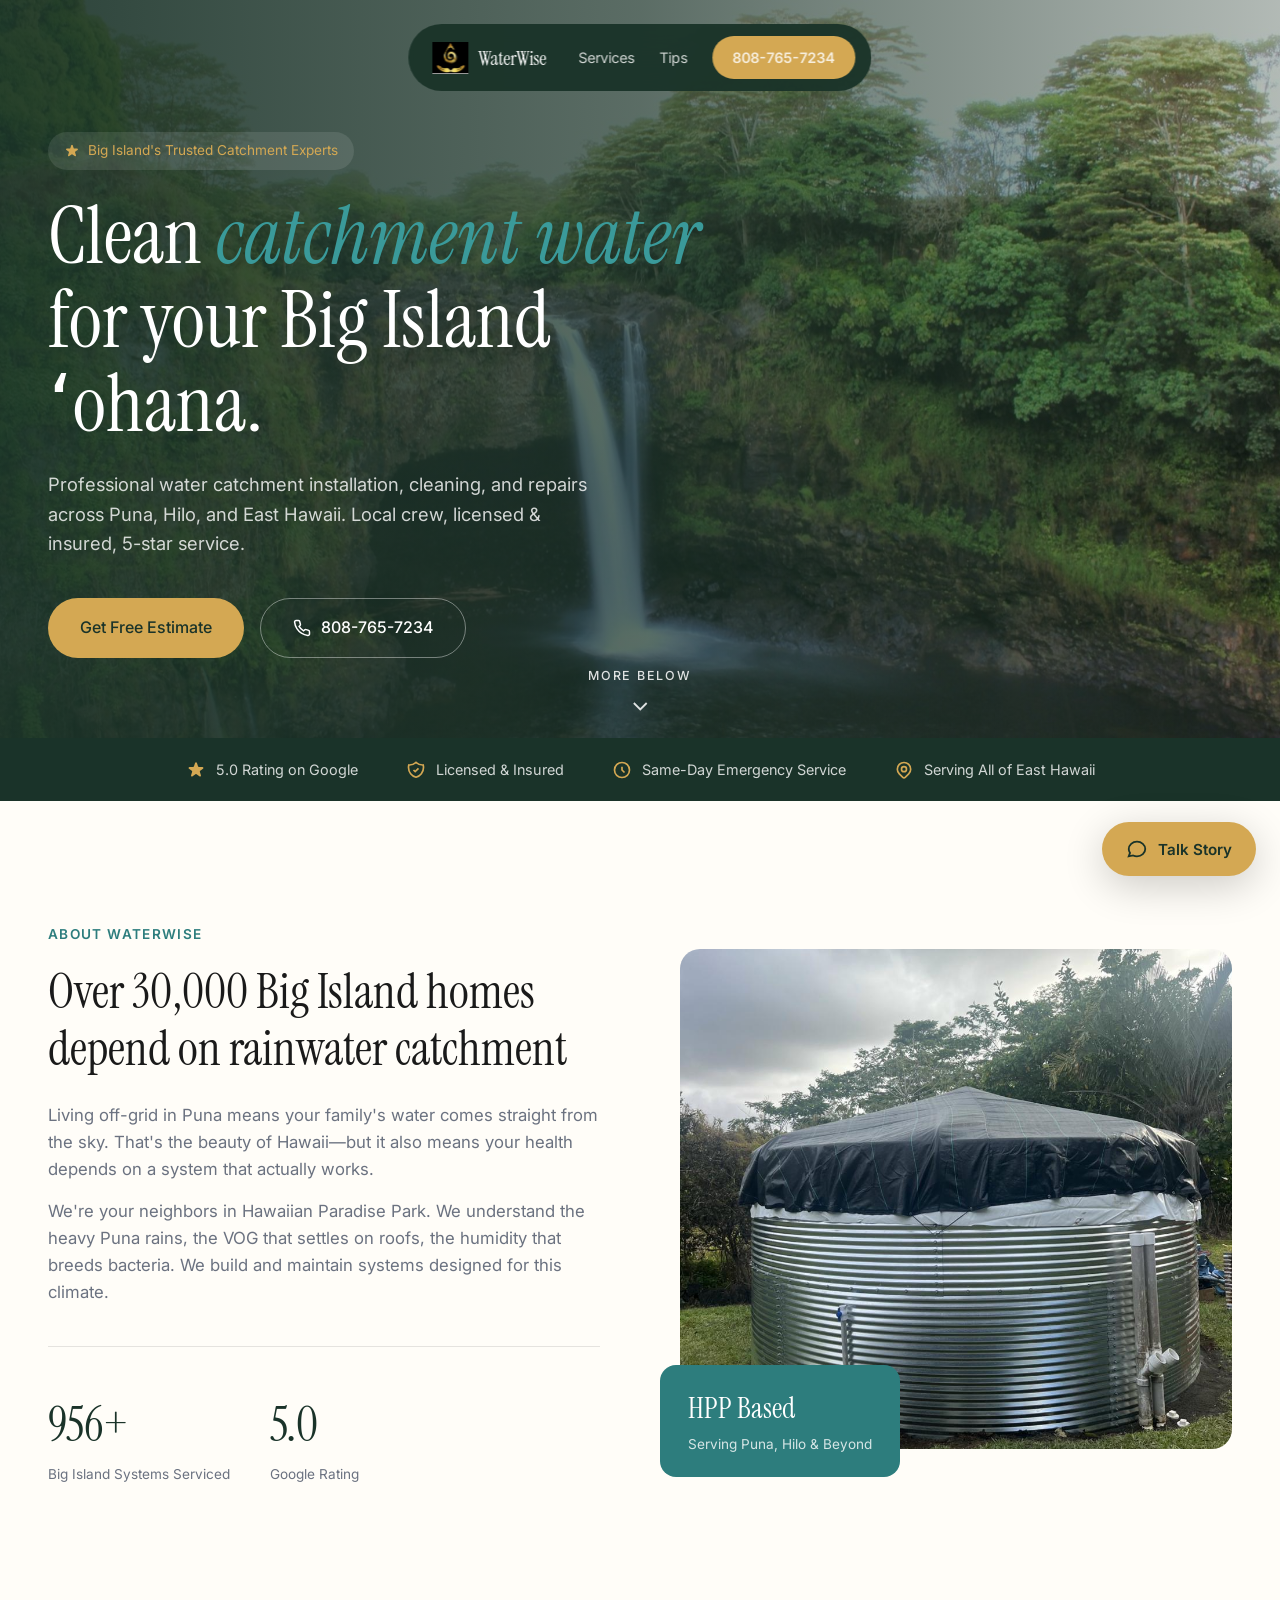
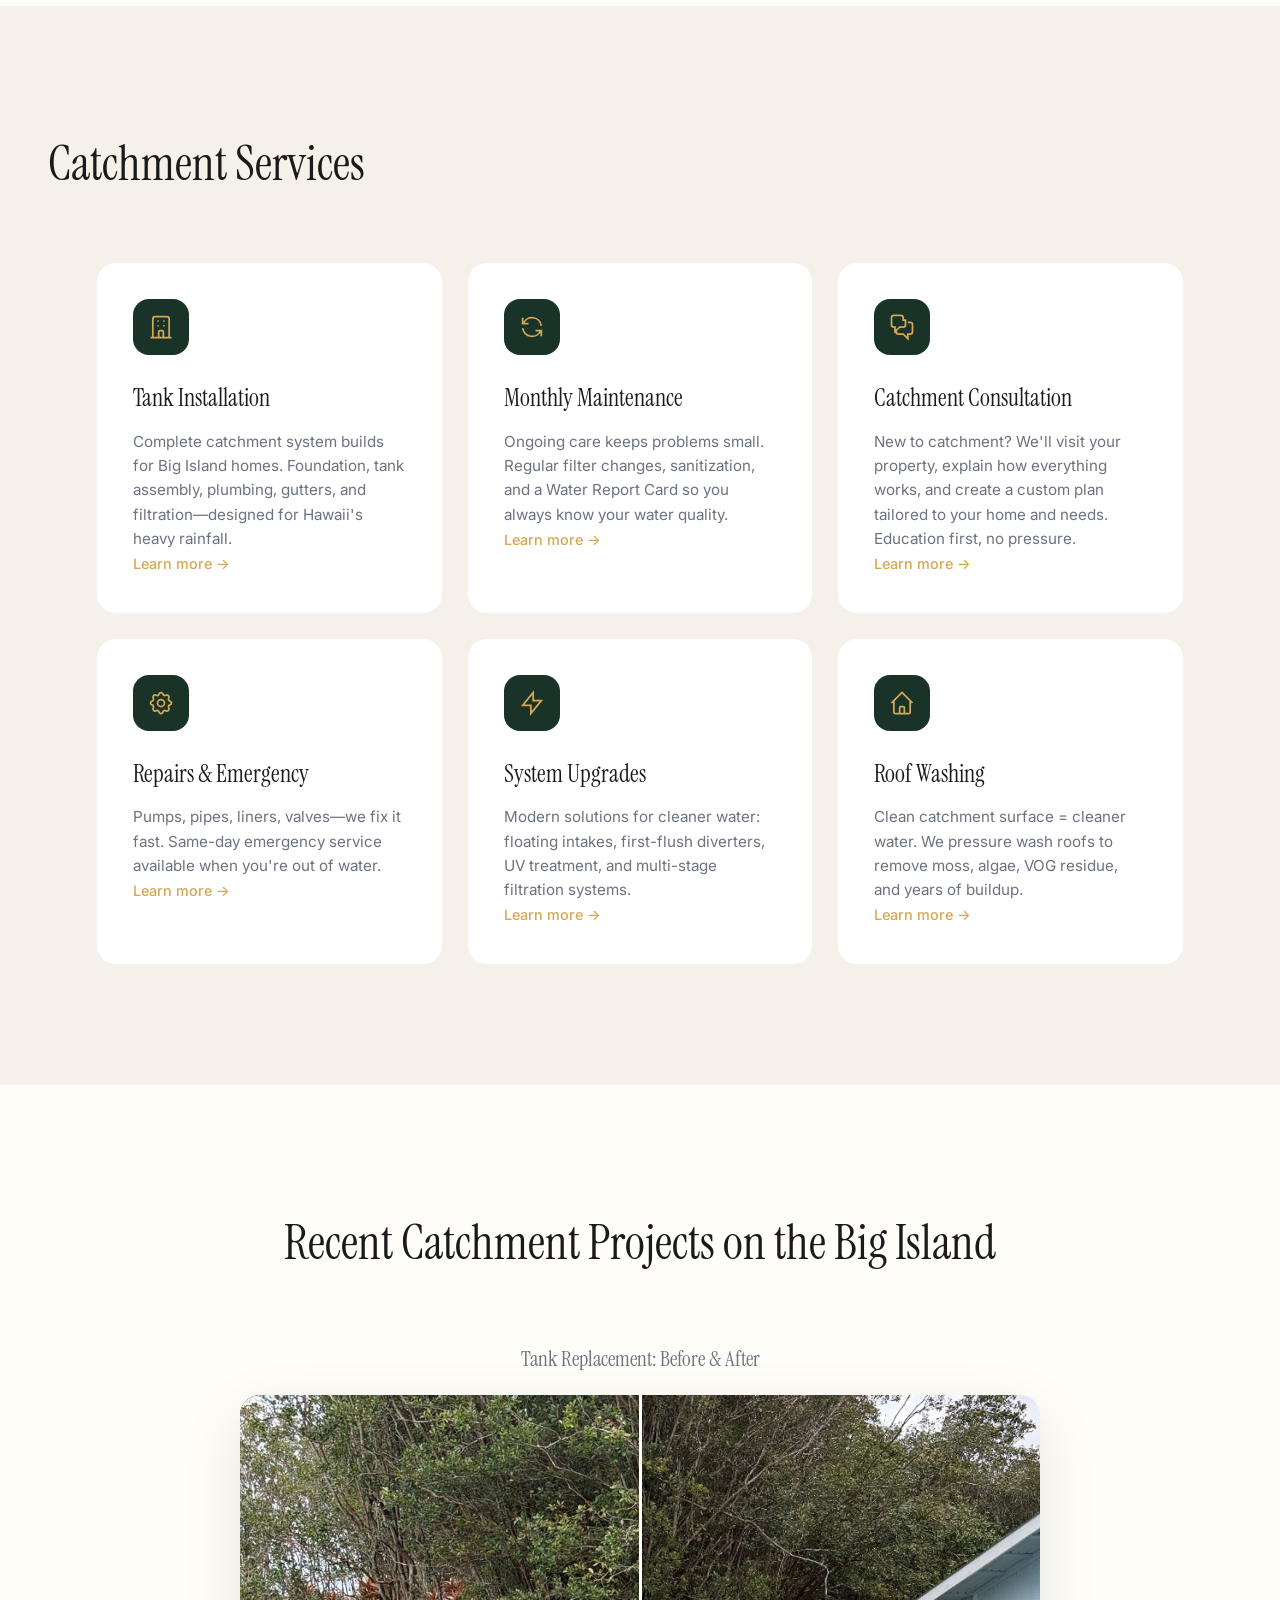
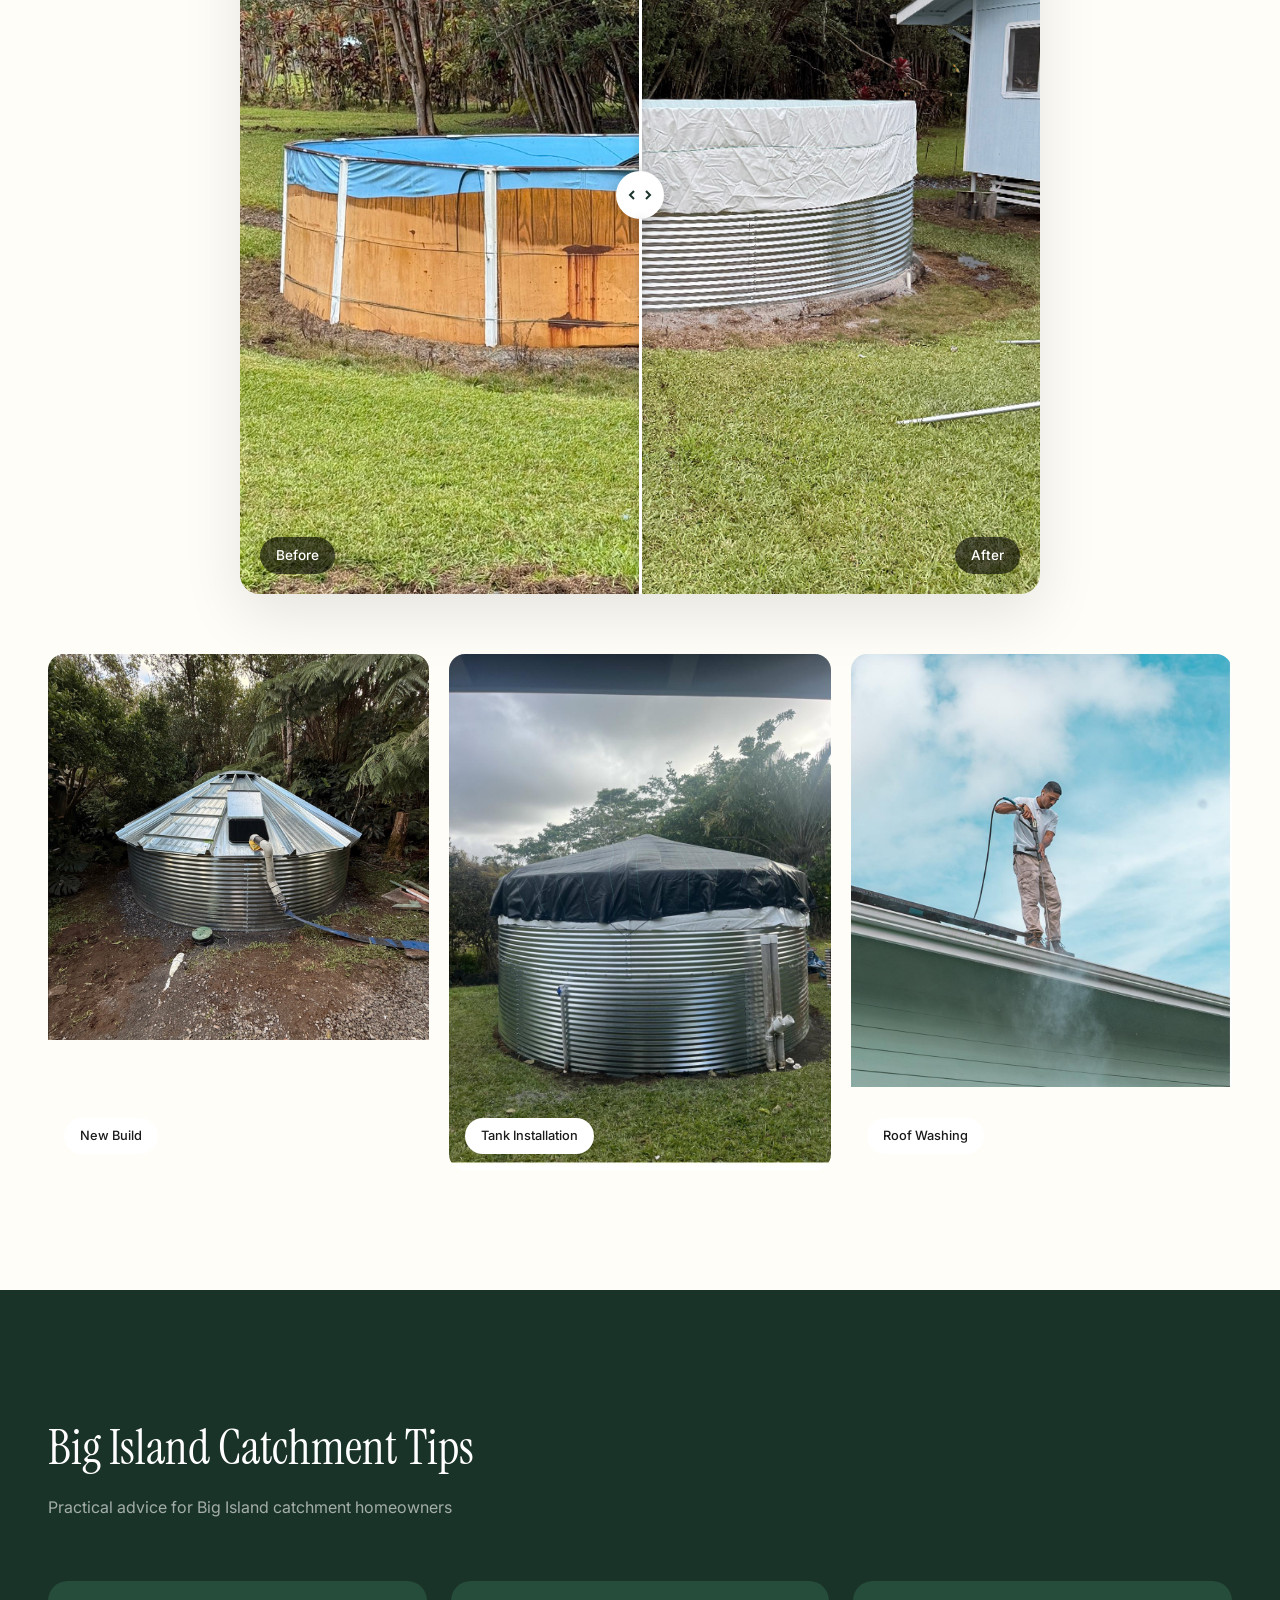
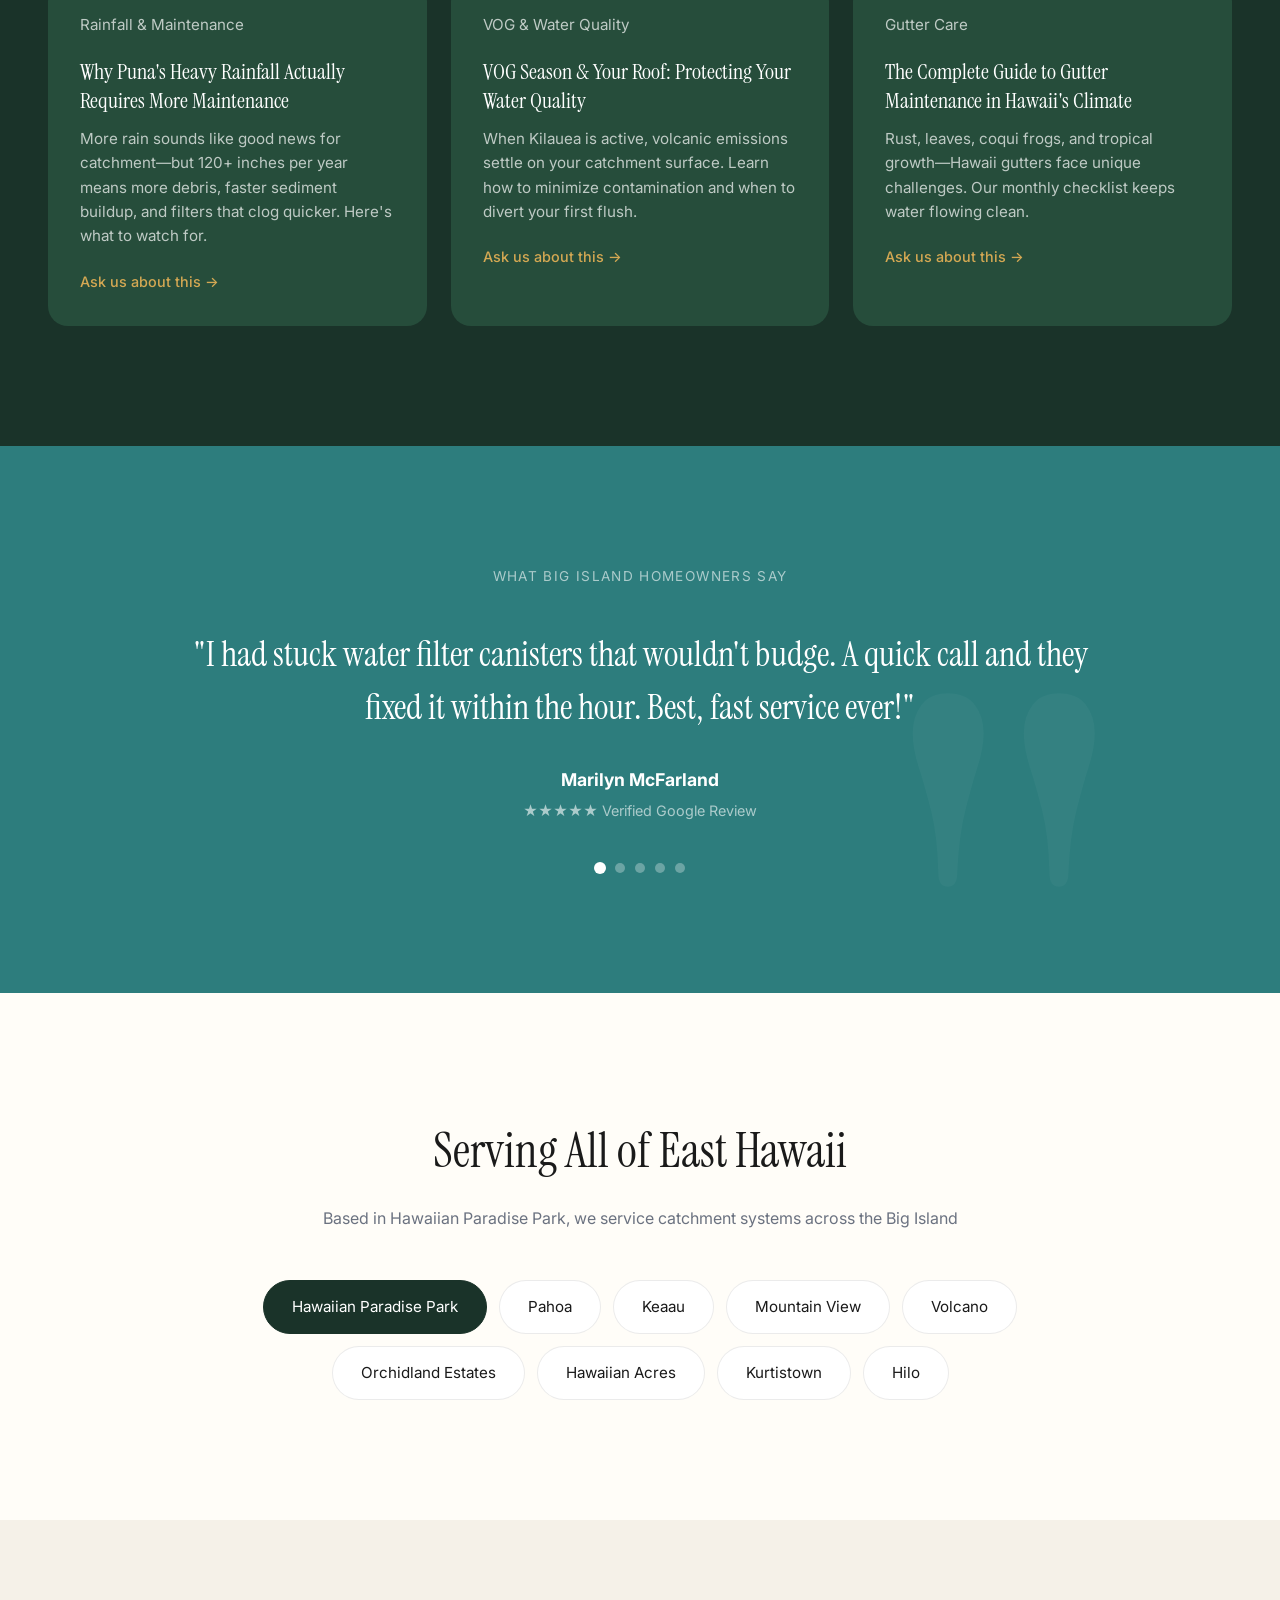
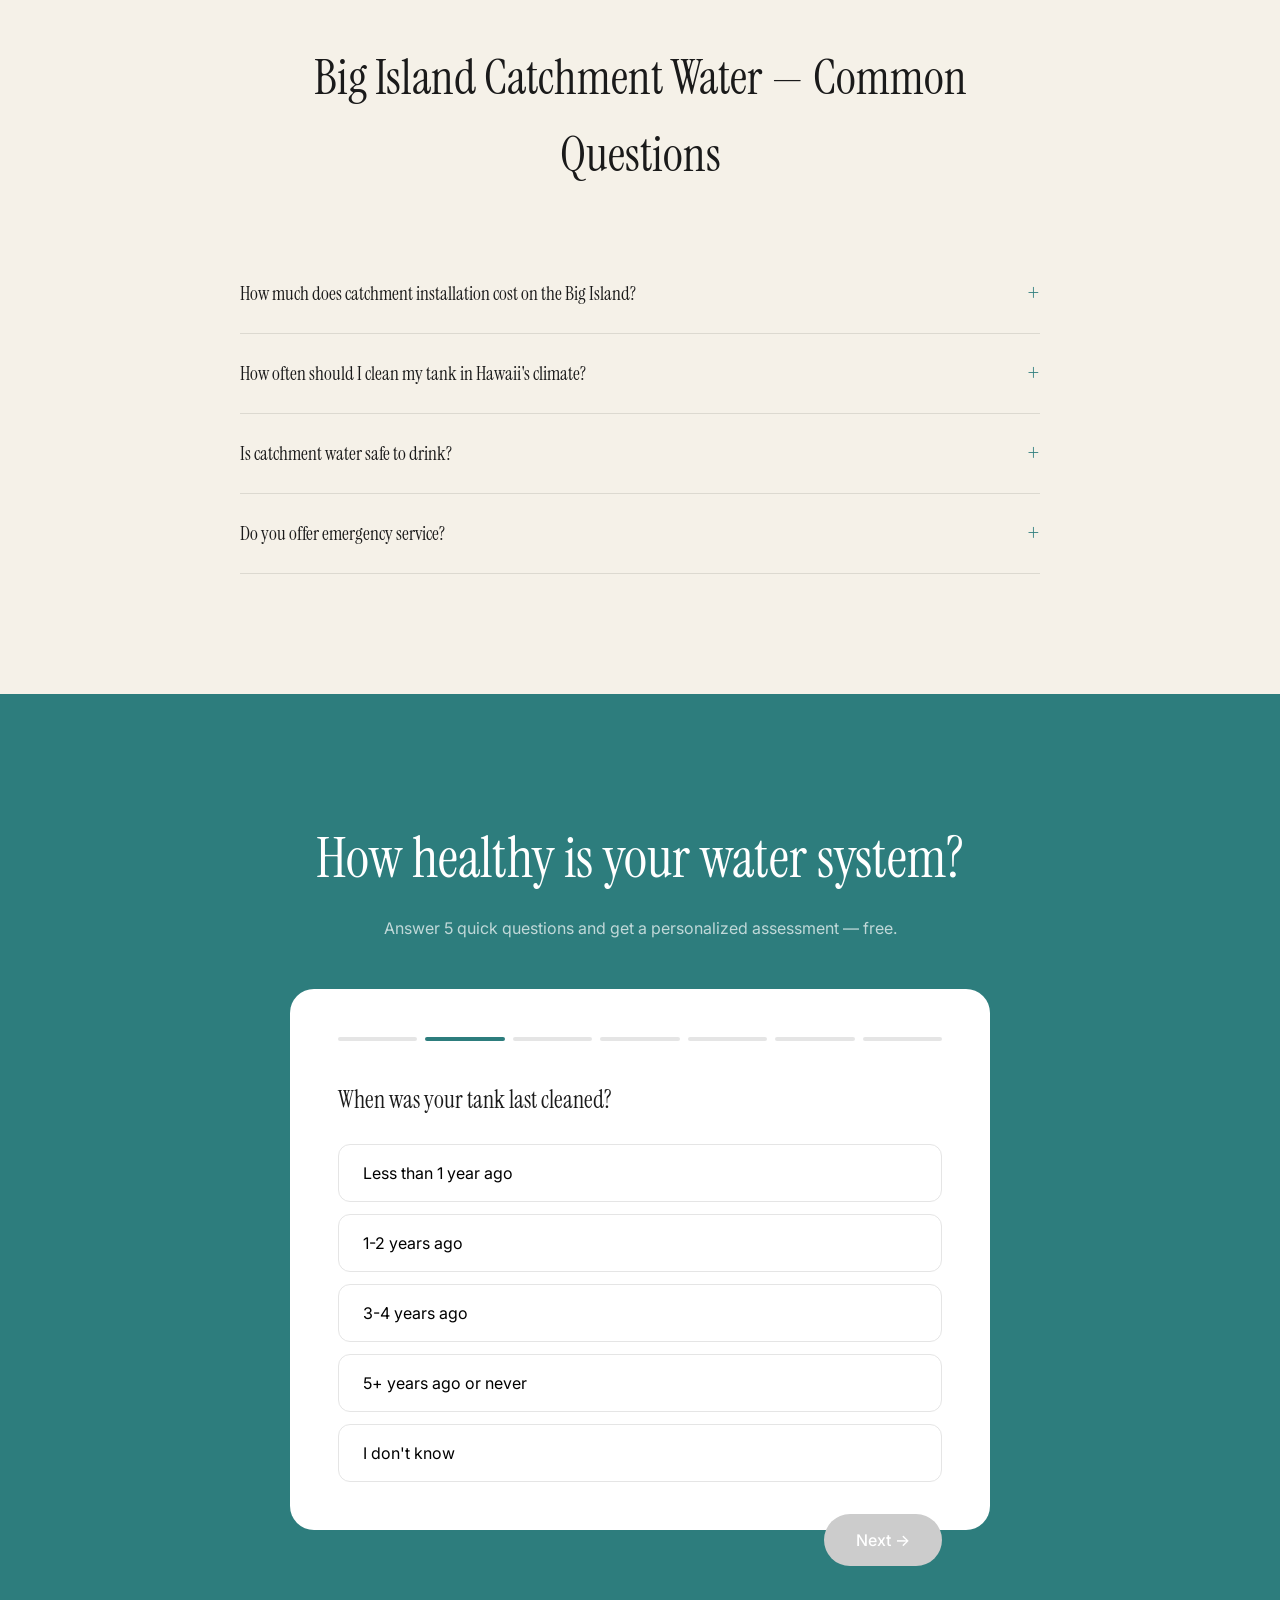
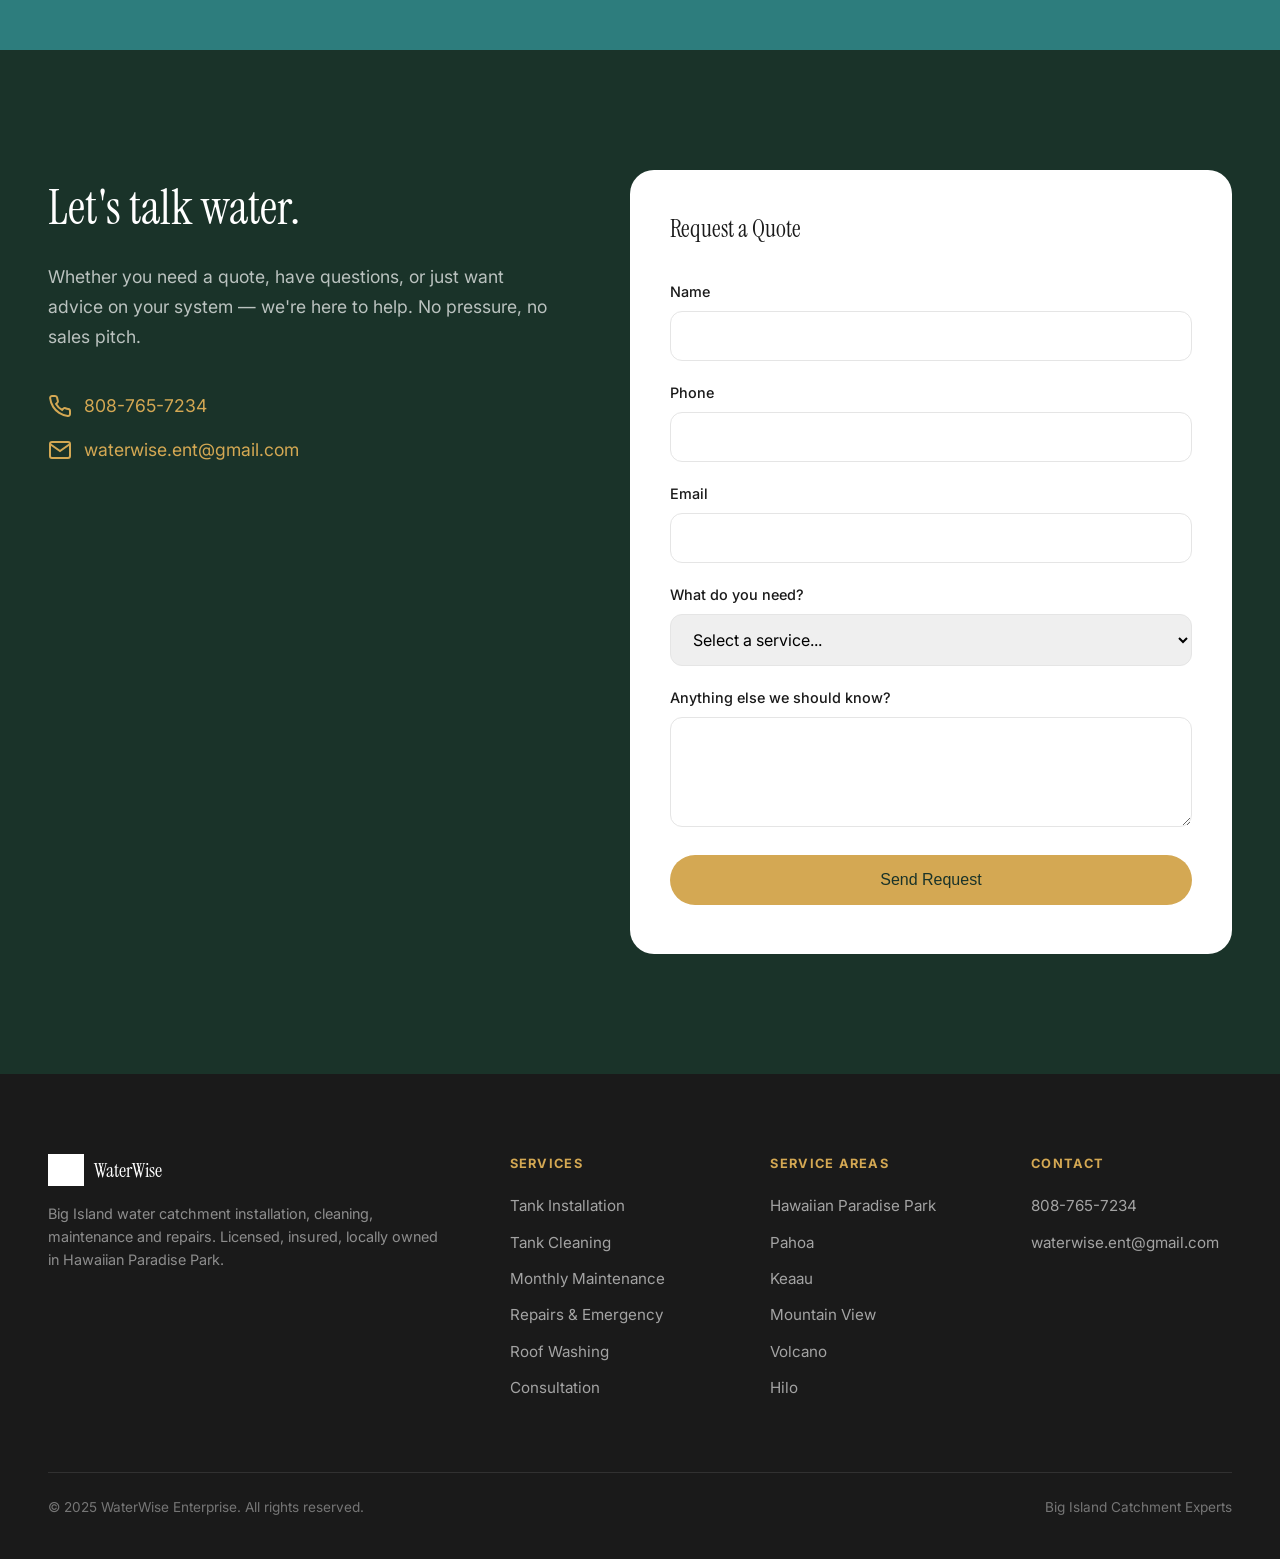
<file: index.html>
<!DOCTYPE html>
<html lang="en">
<head>
    <meta charset="UTF-8">
    <meta name="viewport" content="width=device-width, initial-scale=1.0">
    <title>WaterWise Enterprise | Big Island Catchment Installation, Cleaning & Repair | Puna Hawaii</title>
    <meta name="description" content="Big Island's trusted water catchment experts. Tank installation, cleaning, maintenance & emergency repairs in Puna, HPP, Pahoa, Keaau & Hilo. Licensed & insured. Call 808-765-7234.">
    <meta name="keywords" content="water catchment Hawaii, Big Island catchment, Puna water tank, HPP catchment cleaning, rainwater harvesting Hawaii, catchment installation Hilo, water tank repair Pahoa, Hawaii off-grid water">
    
    <meta property="og:title" content="WaterWise Enterprise | Big Island Catchment Experts">
    <meta property="og:description" content="Trusted catchment installation, cleaning & repairs across Puna, Hilo & East Hawaii. Local crew, 5-star service.">
    <meta property="og:type" content="website">
    <meta property="og:url" content="https://www.waterwiseent.com">
    <meta property="og:image" content="https://www.waterwiseent.com/hero.jpg">
    <meta property="og:locale" content="en_US">
    <meta name="twitter:card" content="summary_large_image">
    <meta name="twitter:title" content="WaterWise Enterprise | Big Island Catchment Experts">
    <meta name="twitter:description" content="Trusted catchment installation, cleaning & repairs across Puna, Hilo & East Hawaii.">
    <meta name="twitter:image" content="https://www.waterwiseent.com/hero.jpg">
    <link rel="icon" type="image/png" href="logo.png">
    <link rel="apple-touch-icon" href="logo.png">
    <meta name="geo.region" content="US-HI">
    <meta name="geo.placename" content="Hawaiian Paradise Park, Big Island, Hawaii">
    <meta name="geo.position" content="19.5833;-154.9667">
    
    <link rel="canonical" href="https://www.waterwiseent.com">
    
    <link rel="preconnect" href="https://fonts.googleapis.com">
    <link rel="preconnect" href="https://fonts.gstatic.com" crossorigin>
    <link href="https://fonts.googleapis.com/css2?family=Instrument+Serif:ital@0;1&family=Inter:wght@400;500;600&display=swap" rel="stylesheet">
    
    <script type="application/ld+json">
    {
        "@context": "https://schema.org",
        "@type": "LocalBusiness",
        "name": "WaterWise Enterprise",
        "description": "Big Island water catchment installation, cleaning, maintenance and repair services",
        "inLanguage": "en-US",
        "telephone": "+1-808-765-7234",
        "email": "waterwise.ent@gmail.com",
        "address": {
            "@type": "PostalAddress",
            "addressLocality": "Hawaiian Paradise Park",
            "addressRegion": "HI",
            "addressCountry": "US"
        },
        "geo": {
            "@type": "GeoCoordinates",
            "latitude": "19.5833",
            "longitude": "-154.9667"
        },
        "areaServed": [
            "Hawaiian Paradise Park",
            "Pahoa", 
            "Puna",
            "Keaau",
            "Mountain View",
            "Volcano",
            "Hilo",
            "Big Island"
        ],
        "serviceType": [
            "Water Catchment Installation",
            "Catchment Consultation",
            "Water System Maintenance",
            "Pump Repair",
            "Rainwater Harvesting Systems"
        ],
        "aggregateRating": {
            "@type": "AggregateRating",
            "ratingValue": "5",
            "reviewCount": "12"
        },
        "priceRange": "$$"
    }
    </script>
    
    <script type="application/ld+json">
    {
        "@context": "https://schema.org",
        "@type": "FAQPage",
        "mainEntity": [
            {
                "@type": "Question",
                "name": "How much does catchment installation cost on the Big Island?",
                "acceptedAnswer": {
                    "@type": "Answer",
                    "text": "Most residential catchment installations in Hawaii run $7,000–$20,000, depending on tank size, site preparation, and filtration systems. We provide free on-site estimates with transparent pricing."
                }
            },
            {
                "@type": "Question",
                "name": "How often should I clean my tank in Hawaii's climate?",
                "acceptedAnswer": {
                    "@type": "Answer",
                    "text": "We recommend a full deep clean every 2-3 years for most Puna homes. However, filters should be changed every 3-6 months due to our heavy rainfall, VOG, and organic debris. Our monthly maintenance plans handle all of this."
                }
            },
            {
                "@type": "Question",
                "name": "Is catchment water safe to drink?",
                "acceptedAnswer": {
                    "@type": "Answer",
                    "text": "Yes, with proper filtration. We install multi-stage systems including sediment filters, carbon filters, and UV treatment that make your water safe for drinking, cooking, and all household use."
                }
            },
            {
                "@type": "Question",
                "name": "Do you offer emergency service?",
                "acceptedAnswer": {
                    "@type": "Answer",
                    "text": "Yes. No water is a real emergency, especially with kids or elderly at home. Call us and we'll do our best to get to you same-day or next-day. Maintenance plan customers get priority scheduling."
                }
            }
        ]
    }
    </script>

    <style>
        :root {
            --forest: #1a3329;
            --forest-light: #264d3b;
            --ocean: #2d7d7d;
            --ocean-light: #3a9a9a;
            --gold: #d4a853;
            --gold-light: #e4be73;
            --sand: #f5f1e8;
            --cream: #fffdf8;
            --ink: #1a1a1a;
            --gray: #6b7280;
        }
        
        * { margin: 0; padding: 0; box-sizing: border-box; }
        html { scroll-behavior: smooth; }
        
        body {
            font-family: 'Inter', system-ui, sans-serif;
            background: var(--cream);
            color: var(--ink);
            line-height: 1.6;
        }
        
        ::selection { background: var(--ocean); color: white; }
        
        .serif { font-family: 'Instrument Serif', Georgia, serif; }
        
        /* Header - Minimal floating */
        header {
            position: fixed;
            top: 24px;
            left: 50%;
            transform: translateX(-50%);
            z-index: 100;
            background: rgba(26, 51, 41, 0.95);
            backdrop-filter: blur(20px);
            padding: 12px 16px 12px 24px;
            border-radius: 100px;
            display: flex;
            align-items: center;
            gap: 32px;
        }
        
        .logo {
            display: flex;
            align-items: center;
            gap: 10px;
            color: white;
            text-decoration: none;
        }
        
        .logo img { height: 32px; }
        
        .logo span {
            font-family: 'Instrument Serif', serif;
            font-size: 1.25rem;
        }
        
        .header-links {
            display: flex;
            align-items: center;
            gap: 24px;
        }
        
        .header-links a {
            color: rgba(255,255,255,0.8);
            text-decoration: none;
            font-size: 0.9rem;
            transition: color 0.3s;
        }
        
        .header-links a:hover { color: var(--gold); }
        
        .header-btn {
            background: var(--gold);
            color: var(--forest);
            padding: 10px 20px;
            border-radius: 100px;
            text-decoration: none;
            font-size: 0.9rem;
            font-weight: 600;
            transition: all 0.3s;
        }
        
        .header-btn:hover {
            background: var(--gold-light);
            transform: scale(1.02);
        }
        
        /* Hero */
        .hero {
            min-height: 82vh;
            position: relative;
            display: flex;
            align-items: flex-end;
            padding: 120px 48px 80px;
            overflow: hidden;
        }

        .hero-scroll {
            position: absolute;
            left: 50%;
            bottom: 24px;
            transform: translateX(-50%);
            z-index: 5;
            display: flex;
            flex-direction: column;
            align-items: center;
            gap: 6px;
            color: rgba(255,255,255,0.85);
            font-size: 0.78rem;
            letter-spacing: 0.14em;
            text-transform: uppercase;
            text-decoration: none;
            font-weight: 500;
        }

        .hero-scroll svg {
            animation: heroBounce 1.8s ease-in-out infinite;
        }

        @keyframes heroBounce {
            0%, 100% { transform: translateY(0); }
            50% { transform: translateY(6px); }
        }

        @media (prefers-reduced-motion: reduce) {
            .hero-scroll svg { animation: none; }
        }
        
        .hero-bg {
            position: absolute;
            inset: 0;
            z-index: 0;
        }
        
        .hero-bg img {
            width: 100%;
            height: 100%;
            object-fit: cover;
        }
        
        .hero-bg::after {
            content: '';
            position: absolute;
            inset: 0;
            background: linear-gradient(
                to right,
                rgba(26, 51, 41, 0.92) 0%,
                rgba(26, 51, 41, 0.7) 50%,
                rgba(26, 51, 41, 0.3) 100%
            );
        }
        
        .hero-content {
            position: relative;
            z-index: 10;
            max-width: 700px;
        }
        
        .hero-badge {
            display: inline-flex;
            align-items: center;
            gap: 8px;
            background: rgba(255,255,255,0.1);
            padding: 8px 16px;
            border-radius: 100px;
            color: var(--gold);
            font-size: 0.85rem;
            margin-bottom: 24px;
        }
        
        .hero h1 {
            font-family: 'Instrument Serif', serif;
            font-size: clamp(3rem, 7vw, 5rem);
            font-weight: 400;
            color: white;
            line-height: 1.05;
            margin-bottom: 24px;
        }
        
        .hero h1 i {
            font-style: italic;
            color: var(--ocean-light);
        }
        
        .hero-sub {
            font-size: 1.15rem;
            color: rgba(255,255,255,0.8);
            margin-bottom: 40px;
            max-width: 540px;
        }
        
        .hero-btns {
            display: flex;
            gap: 16px;
            flex-wrap: wrap;
        }
        
        .btn {
            display: inline-flex;
            align-items: center;
            gap: 10px;
            padding: 16px 32px;
            border-radius: 100px;
            font-size: 1rem;
            font-weight: 500;
            text-decoration: none;
            border: none;
            cursor: pointer;
            transition: all 0.3s ease;
        }
        
        .btn-gold {
            background: var(--gold);
            color: var(--forest);
        }
        
        .btn-gold:hover {
            background: var(--gold-light);
            transform: translateY(-2px);
        }
        
        .btn-outline {
            background: transparent;
            color: white;
            border: 1px solid rgba(255,255,255,0.4);
        }
        
        .btn-outline:hover {
            background: rgba(255,255,255,0.1);
            border-color: white;
        }
        
        /* Trust bar */
        .trust-bar {
            background: var(--forest);
            padding: 20px 48px;
            display: flex;
            justify-content: center;
            gap: 48px;
            flex-wrap: wrap;
        }
        
        .trust-item {
            display: flex;
            align-items: center;
            gap: 10px;
            color: rgba(255,255,255,0.8);
            font-size: 0.9rem;
        }
        
        .trust-item svg { color: var(--gold); }
        
        /* About */
        .about {
            padding: 120px 48px;
            background: var(--cream);
        }
        
        .about-inner {
            max-width: 1200px;
            margin: 0 auto;
            display: grid;
            grid-template-columns: 1fr 1fr;
            gap: 80px;
            align-items: center;
        }
        
        .about-text span {
            color: var(--ocean);
            font-size: 0.85rem;
            font-weight: 600;
            text-transform: uppercase;
            letter-spacing: 0.1em;
        }
        
        .about-text h2 {
            font-family: 'Instrument Serif', serif;
            font-size: clamp(2rem, 4vw, 3rem);
            font-weight: 400;
            margin: 16px 0 24px;
            line-height: 1.2;
        }
        
        .about-text p {
            color: var(--gray);
            font-size: 1.05rem;
            margin-bottom: 16px;
        }
        
        .about-stats {
            display: flex;
            gap: 40px;
            margin-top: 40px;
            padding-top: 40px;
            border-top: 1px solid rgba(0,0,0,0.1);
        }
        
        .stat-num {
            font-family: 'Instrument Serif', serif;
            font-size: 3rem;
            color: var(--forest);
        }
        
        .stat-label {
            font-size: 0.85rem;
            color: var(--gray);
        }
        
        .about-img {
            position: relative;
        }
        
        .about-img img {
            width: 100%;
            height: 500px;
            object-fit: cover;
            border-radius: 20px;
        }
        
        .about-badge {
            position: absolute;
            bottom: -20px;
            left: -20px;
            background: var(--ocean);
            color: white;
            padding: 20px 28px;
            border-radius: 16px;
        }
        
        .about-badge strong {
            display: block;
            font-family: 'Instrument Serif', serif;
            font-size: 1.8rem;
            font-weight: 400;
        }
        
        .about-badge span { font-size: 0.85rem; opacity: 0.8; }
        
        /* Services */
        .services {
            background: var(--sand);
            padding: 120px 48px;
        }
        
        .section-header {
            max-width: 1200px;
            margin: 0 auto 60px;
            display: flex;
            justify-content: space-between;
            align-items: flex-end;
        }
        
        .section-header h2 {
            font-family: 'Instrument Serif', serif;
            font-size: clamp(2rem, 4vw, 3rem);
            font-weight: 400;
        }
        
        .services-wrap {
            position: relative;
        }

        .services-scroll {
            display: grid;
            grid-template-columns: repeat(3, 1fr);
            gap: 24px;
            max-width: 1200px;
            margin: 0 auto;
            padding: 0 48px;
        }

        .service-card {
            background: white;
            border-radius: 20px;
            padding: 36px;
            scroll-snap-align: start;
            transition: all 0.3s ease;
            border: 1px solid rgba(0,0,0,0.05);
        }
        
        .service-card:hover {
            transform: translateY(-6px);
            box-shadow: 0 20px 40px rgba(0,0,0,0.08);
        }
        
        .service-icon {
            width: 56px;
            height: 56px;
            background: var(--forest);
            border-radius: 16px;
            display: flex;
            align-items: center;
            justify-content: center;
            margin-bottom: 24px;
        }
        
        .service-icon svg { color: var(--gold); }
        
        .service-card h3 {
            font-family: 'Instrument Serif', serif;
            font-size: 1.5rem;
            font-weight: 400;
            margin-bottom: 12px;
        }
        
        .service-card p {
            color: var(--gray);
            font-size: 0.95rem;
            line-height: 1.6;
        }
        
        /* Work Gallery */
        .work {
            padding: 120px 48px;
            background: var(--cream);
        }
        
        .work-header {
            max-width: 1200px;
            margin: 0 auto 60px;
            text-align: center;
        }
        
        .work-header h2 {
            font-family: 'Instrument Serif', serif;
            font-size: clamp(2rem, 4vw, 3rem);
            font-weight: 400;
        }
        
        /* Before/After Slider */
        .ba-slider-wrap {
            max-width: 800px;
            margin: 0 auto 60px;
        }
        
        .ba-title {
            font-family: 'Instrument Serif', serif;
            font-size: 1.3rem;
            font-weight: 400;
            text-align: center;
            margin-bottom: 20px;
            color: var(--gray);
        }
        
        .ba-slider {
            position: relative;
            width: 100%;
            border-radius: 20px;
            overflow: hidden;
            box-shadow: 0 20px 60px rgba(0,0,0,0.1);
            user-select: none;
            -webkit-user-select: none;
            touch-action: none;
        }
        
        .ba-slider img {
            display: block;
            width: 100%;
            height: auto;
            pointer-events: none;
        }
        
        .ba-after {
            display: block;
        }
        
        .ba-before {
            position: absolute;
            top: 0;
            left: 0;
            width: 50%;
            height: 100%;
            overflow: hidden;
        }
        
        .ba-before img {
            position: absolute;
            top: 0;
            left: 0;
            width: auto;
            height: 100%;
        }
        
        .ba-handle {
            position: absolute;
            top: 0;
            left: 50%;
            width: 4px;
            height: 100%;
            transform: translateX(-50%);
            display: flex;
            flex-direction: column;
            align-items: center;
            z-index: 10;
            cursor: ew-resize;
        }
        
        .ba-handle-line {
            flex: 1;
            width: 3px;
            background: white;
            box-shadow: 0 0 10px rgba(0,0,0,0.3);
        }
        
        .ba-handle-circle {
            width: 48px;
            height: 48px;
            background: white;
            border-radius: 50%;
            display: flex;
            align-items: center;
            justify-content: center;
            box-shadow: 0 4px 20px rgba(0,0,0,0.3);
            color: var(--forest);
        }
        
        .ba-label {
            position: absolute;
            bottom: 20px;
            padding: 8px 16px;
            background: rgba(0,0,0,0.6);
            color: white;
            font-size: 0.85rem;
            font-weight: 500;
            border-radius: 100px;
            pointer-events: none;
            z-index: 5;
        }
        
        .ba-label-before { left: 20px; }
        .ba-label-after { right: 20px; }
        
        .work-grid {
            max-width: 1200px;
            margin: 0 auto;
            display: grid;
            grid-template-columns: repeat(3, 1fr);
            gap: 20px;
        }
        
        .work-item {
            border-radius: 16px;
            overflow: hidden;
            position: relative;
        }
        
        .work-item img {
            width: 100%;
            height: auto;
            display: block;
            transition: transform 0.5s ease;
        }
        
        .work-item:hover img { transform: scale(1.03); }
        
        .work-label {
            position: absolute;
            bottom: 16px;
            left: 16px;
            background: white;
            padding: 8px 16px;
            border-radius: 100px;
            font-size: 0.8rem;
            font-weight: 500;
        }
        
        /* Tips Section - Educational */
        .tips {
            background: var(--forest);
            padding: 120px 48px;
        }
        
        .tips-inner {
            max-width: 1200px;
            margin: 0 auto;
        }
        
        .tips-header {
            display: flex;
            justify-content: space-between;
            align-items: flex-end;
            margin-bottom: 60px;
        }
        
        .tips-header h2 {
            font-family: 'Instrument Serif', serif;
            font-size: clamp(2rem, 4vw, 3rem);
            font-weight: 400;
            color: white;
        }
        
        .tips-header p {
            color: rgba(255,255,255,0.6);
            margin-top: 8px;
        }
        
        .tips-grid {
            display: grid;
            grid-template-columns: repeat(3, 1fr);
            gap: 24px;
        }
        
        .tip-card {
            background: var(--forest-light);
            border-radius: 20px;
            padding: 32px;
            transition: all 0.3s ease;
        }
        
        .tip-card:hover {
            transform: translateY(-4px);
            background: rgba(255,255,255,0.08);
        }
        
        .tip-date {
            font-size: 0.8rem;
            color: var(--gold);
            margin-bottom: 16px;
        }
        
        .tip-card h3 {
            font-family: 'Instrument Serif', serif;
            font-size: 1.4rem;
            font-weight: 400;
            color: white;
            margin-bottom: 12px;
            line-height: 1.3;
        }
        
        .tip-card p {
            color: rgba(255,255,255,0.7);
            font-size: 0.95rem;
            line-height: 1.6;
            margin-bottom: 20px;
        }
        
        .tip-link {
            color: var(--gold);
            text-decoration: none;
            font-size: 0.9rem;
            font-weight: 500;
            display: inline-flex;
            align-items: center;
            gap: 6px;
            transition: gap 0.3s;
        }
        
        .tip-link:hover { gap: 10px; }
        
        /* Reviews */
        .reviews {
            background: var(--ocean);
            padding: 120px 48px;
            position: relative;
            overflow: hidden;
        }
        
        .reviews::before {
            content: '"';
            position: absolute;
            top: -80px;
            right: 10%;
            font-family: 'Instrument Serif', serif;
            font-size: 50rem;
            color: rgba(255,255,255,0.03);
            pointer-events: none;
        }
        
        .reviews-inner {
            max-width: 900px;
            margin: 0 auto;
            text-align: center;
            position: relative;
            z-index: 10;
        }
        
        .reviews-label {
            color: rgba(255,255,255,0.6);
            font-size: 0.85rem;
            text-transform: uppercase;
            letter-spacing: 0.1em;
            margin-bottom: 40px;
        }
        
        .review-slide {
            display: none;
        }
        
        .review-slide.active { display: block; }
        
        .review-text {
            font-family: 'Instrument Serif', serif;
            font-size: clamp(1.5rem, 3vw, 2.2rem);
            font-weight: 400;
            color: white;
            line-height: 1.5;
            margin-bottom: 32px;
        }
        
        .review-author strong {
            display: block;
            color: white;
            font-size: 1.1rem;
            margin-bottom: 4px;
        }
        
        .review-author span {
            color: rgba(255,255,255,0.6);
            font-size: 0.9rem;
        }
        
        .review-dots {
            display: flex;
            justify-content: center;
            gap: 10px;
            margin-top: 40px;
        }
        
        .review-dot {
            width: 10px;
            height: 10px;
            border-radius: 50%;
            background: rgba(255,255,255,0.3);
            border: none;
            cursor: pointer;
            transition: all 0.3s;
        }
        
        .review-dot.active {
            background: white;
            transform: scale(1.2);
        }
        
        /* Areas */
        .areas {
            padding: 120px 48px;
            text-align: center;
            background: var(--cream);
        }
        
        .areas h2 {
            font-family: 'Instrument Serif', serif;
            font-size: clamp(2rem, 4vw, 3rem);
            font-weight: 400;
            margin-bottom: 16px;
        }
        
        .areas > p {
            color: var(--gray);
            margin-bottom: 48px;
        }
        
        .areas-tags {
            display: flex;
            flex-wrap: wrap;
            justify-content: center;
            gap: 12px;
            max-width: 800px;
            margin: 0 auto;
        }
        
        .area-tag {
            padding: 14px 28px;
            background: white;
            border-radius: 100px;
            font-size: 0.95rem;
            border: 1px solid rgba(0,0,0,0.08);
            transition: all 0.3s;
            text-decoration: none;
            color: var(--ink);
            display: inline-block;
        }
        
        .area-tag:hover {
            background: var(--ocean);
            color: white;
            border-color: var(--ocean);
        }
        
        .area-tag.home {
            background: var(--forest);
            color: white;
            border-color: var(--forest);
        }
        
        /* FAQ */
        .faq {
            background: var(--sand);
            padding: 120px 48px;
        }
        
        .faq-inner {
            max-width: 800px;
            margin: 0 auto;
        }
        
        .faq h2 {
            font-family: 'Instrument Serif', serif;
            font-size: clamp(2rem, 4vw, 3rem);
            font-weight: 400;
            text-align: center;
            margin-bottom: 60px;
        }
        
        .faq-item {
            border-bottom: 1px solid rgba(0,0,0,0.1);
        }
        
        .faq-q {
            width: 100%;
            padding: 24px 0;
            background: none;
            border: none;
            display: flex;
            justify-content: space-between;
            align-items: center;
            cursor: pointer;
            font-family: 'Instrument Serif', serif;
            font-size: 1.2rem;
            text-align: left;
            color: var(--ink);
        }
        
        .faq-q span {
            font-size: 1.5rem;
            color: var(--ocean);
            transition: transform 0.3s;
        }
        
        .faq-item.open .faq-q span { transform: rotate(45deg); }
        
        .faq-a {
            max-height: 0;
            overflow: hidden;
            transition: max-height 0.4s ease;
        }
        
        .faq-item.open .faq-a { max-height: 200px; }
        
        .faq-a p {
            padding-bottom: 24px;
            color: var(--gray);
            line-height: 1.7;
        }
        
        /* Quiz Section */
        .quiz {
            background: var(--ocean);
            padding: 120px 48px;
            text-align: center;
        }
        
        .quiz h2 {
            font-family: 'Instrument Serif', serif;
            font-size: clamp(2rem, 5vw, 3.5rem);
            font-weight: 400;
            color: white;
            margin-bottom: 12px;
        }
        
        .quiz-sub {
            color: rgba(255,255,255,0.7);
            margin-bottom: 48px;
        }
        
        .quiz-card {
            max-width: 700px;
            margin: 0 auto;
            background: white;
            border-radius: 24px;
            padding: 48px;
            text-align: left;
        }
        
        .quiz-progress {
            display: flex;
            gap: 8px;
            margin-bottom: 40px;
        }
        
        .progress-bar {
            display: flex;
            gap: 8px;
            width: 100%;
        }
        
        .progress-bar::before,
        .progress-bar::after {
            content: '';
            flex: 1;
            height: 4px;
            background: #e5e5e5;
            border-radius: 2px;
        }
        
        .progress-step {
            flex: 1;
            height: 4px;
            background: #e5e5e5;
            border-radius: 2px;
            transition: background 0.3s;
        }
        
        .progress-step.active {
            background: var(--ocean);
        }
        
        .quiz-question h3 {
            font-family: 'Instrument Serif', serif;
            font-size: 1.5rem;
            font-weight: 400;
            margin-bottom: 24px;
            color: var(--ink);
        }
        
        .quiz-options {
            display: flex;
            flex-direction: column;
            gap: 12px;
        }
        
        .quiz-opt {
            width: 100%;
            padding: 18px 24px;
            background: white;
            border: 1px solid #e5e5e5;
            border-radius: 12px;
            font-family: inherit;
            font-size: 1rem;
            text-align: left;
            cursor: pointer;
            transition: all 0.2s;
        }
        
        .quiz-opt:hover {
            border-color: var(--ocean);
            background: rgba(45, 125, 125, 0.05);
        }
        
        .quiz-opt.selected {
            border-color: var(--ocean);
            background: rgba(45, 125, 125, 0.1);
            color: var(--ocean);
        }
        
        .quiz-next {
            margin-top: 32px;
            padding: 16px 32px;
            background: #ccc;
            color: white;
            border: none;
            border-radius: 100px;
            font-family: inherit;
            font-size: 1rem;
            font-weight: 500;
            cursor: not-allowed;
            float: right;
            transition: all 0.3s;
        }
        
        .quiz-next.enabled {
            background: var(--forest);
            cursor: pointer;
        }
        
        .quiz-next.enabled:hover {
            background: var(--ocean);
        }
        
        .quiz-result {
            text-align: center;
            padding: 20px 0;
        }
        
        .result-icon {
            font-size: 4rem;
            margin-bottom: 16px;
        }
        
        .quiz-result h3 {
            font-family: 'Instrument Serif', serif;
            font-size: 1.8rem;
            margin-bottom: 16px;
        }
        
        .quiz-result p {
            color: var(--gray);
            margin-bottom: 32px;
            line-height: 1.7;
        }
        
        /* Contact Section */
        .contact {
            background: var(--forest);
            padding: 120px 48px;
        }
        
        .contact-inner {
            max-width: 1200px;
            margin: 0 auto;
            display: grid;
            grid-template-columns: 1fr 1.2fr;
            gap: 80px;
            align-items: start;
        }
        
        .contact-text h2 {
            font-family: 'Instrument Serif', serif;
            font-size: clamp(2rem, 4vw, 3rem);
            font-weight: 400;
            color: white;
            margin-bottom: 16px;
        }
        
        .contact-text p {
            color: rgba(255,255,255,0.7);
            font-size: 1.1rem;
            line-height: 1.7;
            margin-bottom: 40px;
        }
        
        .contact-info {
            display: flex;
            flex-direction: column;
            gap: 16px;
        }
        
        .contact-link {
            display: flex;
            align-items: center;
            gap: 12px;
            color: var(--gold);
            text-decoration: none;
            font-size: 1.1rem;
            transition: color 0.3s;
        }
        
        .contact-link:hover { color: var(--gold-light); }
        .contact-link svg { color: var(--gold); }
        
        .contact-form-wrap {
            background: white;
            border-radius: 24px;
            padding: 40px;
        }
        
        .contact-form-wrap h3 {
            font-family: 'Instrument Serif', serif;
            font-size: 1.5rem;
            font-weight: 400;
            margin-bottom: 32px;
            color: var(--ink);
        }
        
        .form-group {
            margin-bottom: 20px;
        }
        
        .form-group label {
            display: block;
            font-size: 0.9rem;
            font-weight: 500;
            margin-bottom: 8px;
            color: var(--ink);
        }
        
        .form-group input,
        .form-group select,
        .form-group textarea {
            width: 100%;
            padding: 14px 18px;
            border: 1px solid #e5e5e5;
            border-radius: 12px;
            font-family: inherit;
            font-size: 1rem;
            transition: border-color 0.3s;
        }
        
        .form-group input:focus,
        .form-group select:focus,
        .form-group textarea:focus {
            outline: none;
            border-color: var(--forest);
        }
        
        .form-group textarea {
            resize: vertical;
            min-height: 100px;
        }
        
        .btn-full { width: 100%; justify-content: center; }

        /* Quiz lead form + form status notes */
        .quiz-lead { margin-top: 24px; display: flex; flex-direction: column; gap: 12px; text-align: left; }
        .quiz-lead-label { color: var(--gray); font-size: 0.95rem; margin-bottom: 4px; }
        .quiz-lead input {
            width: 100%; padding: 14px 18px; border: 1px solid #e5e5e5;
            border-radius: 12px; font-family: inherit; font-size: 1rem;
            transition: border-color 0.3s;
        }
        .quiz-lead input:focus { outline: none; border-color: var(--forest); }
        .form-note { font-size: 0.9rem; margin-top: 8px; min-height: 1px; }
        /* Honeypot: off-screen so real people never see it, but bots fill it. */
        .hp-field { position: absolute; left: -9999px; top: -9999px; width: 1px; height: 1px; opacity: 0; pointer-events: none; }
        .form-note.success { color: var(--ocean); font-weight: 500; }
        .form-note.error { color: #c0392b; font-weight: 500; }
        
        /* CTA (simple fallback removed, using contact section) */
        
        /* Footer */
        footer {
            background: var(--ink);
            padding: 80px 48px 40px;
            color: white;
        }
        
        .footer-inner {
            max-width: 1200px;
            margin: 0 auto;
            display: grid;
            grid-template-columns: 2fr 1fr 1fr 1fr;
            gap: 60px;
        }
        
        .footer-brand p {
            color: rgba(255,255,255,0.5);
            margin-top: 16px;
            font-size: 0.9rem;
            line-height: 1.6;
        }
        
        footer h4 {
            font-size: 0.8rem;
            text-transform: uppercase;
            letter-spacing: 0.1em;
            color: var(--gold);
            margin-bottom: 20px;
        }
        
        footer a {
            display: block;
            color: rgba(255,255,255,0.6);
            text-decoration: none;
            margin-bottom: 12px;
            font-size: 0.95rem;
            transition: color 0.3s;
        }
        
        footer a:hover { color: white; }
        
        .footer-bottom {
            max-width: 1200px;
            margin: 60px auto 0;
            padding-top: 24px;
            border-top: 1px solid rgba(255,255,255,0.1);
            display: flex;
            justify-content: space-between;
            color: rgba(255,255,255,0.4);
            font-size: 0.85rem;
        }
        
        /* Chat Widget */
        .chat-float {
            position: fixed;
            bottom: 24px;
            right: 24px;
            z-index: 1000;
        }
        
        .chat-btn {
            display: flex;
            align-items: center;
            gap: 10px;
            padding: 16px 24px;
            background: var(--gold);
            color: var(--forest);
            border: none;
            border-radius: 100px;
            font-family: inherit;
            font-size: 0.95rem;
            font-weight: 600;
            cursor: pointer;
            box-shadow: 0 10px 40px rgba(0,0,0,0.2);
            transition: all 0.3s ease;
        }
        
        .chat-btn:hover {
            transform: translateY(-2px);
            box-shadow: 0 15px 50px rgba(0,0,0,0.3);
        }
        
        .chat-panel {
            position: absolute;
            bottom: 70px;
            right: 0;
            width: 380px;
            height: 520px;
            background: white;
            border-radius: 24px;
            box-shadow: 0 25px 80px rgba(0,0,0,0.2);
            display: flex;
            flex-direction: column;
            overflow: hidden;
            opacity: 0;
            visibility: hidden;
            transform: translateY(20px) scale(0.95);
            transition: all 0.4s cubic-bezier(0.16, 1, 0.3, 1);
        }
        
        .chat-float.open .chat-panel {
            opacity: 1;
            visibility: visible;
            transform: translateY(0) scale(1);
        }
        
        .chat-head {
            background: var(--forest);
            padding: 24px;
            position: relative;
        }
        
        .chat-head h3 {
            font-family: 'Instrument Serif', serif;
            font-size: 1.3rem;
            font-weight: 400;
            color: white;
        }
        
        .chat-head p {
            color: rgba(255,255,255,0.6);
            font-size: 0.85rem;
            margin-top: 4px;
        }
        
        .chat-close {
            position: absolute;
            top: 16px;
            right: 16px;
            background: none;
            border: none;
            color: rgba(255,255,255,0.6);
            cursor: pointer;
            padding: 4px;
        }
        
        .chat-close:hover { color: white; }
        
        .chat-body {
            flex: 1;
            padding: 20px;
            overflow-y: auto;
            display: flex;
            flex-direction: column;
            gap: 16px;
            background: #f9f8f5;
        }
        
        .msg {
            max-width: 85%;
            padding: 14px 18px;
            border-radius: 20px;
            font-size: 0.95rem;
            line-height: 1.5;
            animation: msgPop 0.3s ease;
        }
        
        @keyframes msgPop {
            from { opacity: 0; transform: scale(0.9); }
            to { opacity: 1; transform: scale(1); }
        }
        
        .msg.them {
            background: white;
            color: var(--ink);
            align-self: flex-start;
            border-bottom-left-radius: 6px;
            box-shadow: 0 2px 8px rgba(0,0,0,0.04);
        }
        
        .msg.you {
            background: var(--forest);
            color: white;
            align-self: flex-end;
            border-bottom-right-radius: 6px;
        }
        
        .msg.typing {
            display: flex;
            gap: 5px;
            padding: 18px 22px;
        }
        
        .msg.typing span {
            width: 8px;
            height: 8px;
            background: #ccc;
            border-radius: 50%;
            animation: bounce 1.2s infinite;
        }
        
        .msg.typing span:nth-child(2) { animation-delay: 0.15s; }
        .msg.typing span:nth-child(3) { animation-delay: 0.3s; }
        
        @keyframes bounce {
            0%, 100% { transform: translateY(0); }
            50% { transform: translateY(-6px); }
        }
        
        .quick-opts {
            display: flex;
            flex-wrap: wrap;
            gap: 8px;
            margin-top: 12px;
        }
        
        .quick-opt {
            padding: 8px 14px;
            background: var(--sand);
            border: none;
            border-radius: 100px;
            font-family: inherit;
            font-size: 0.85rem;
            cursor: pointer;
            transition: all 0.2s;
        }
        
        .quick-opt:hover {
            background: var(--gold);
            color: var(--forest);
        }
        
        .chat-foot {
            padding: 16px;
            border-top: 1px solid rgba(0,0,0,0.05);
            display: flex;
            gap: 10px;
            background: white;
        }
        
        .chat-foot input {
            flex: 1;
            padding: 14px 18px;
            border: 1px solid #e5e5e5;
            border-radius: 100px;
            font-family: inherit;
            font-size: 0.95rem;
            outline: none;
        }
        
        .chat-foot input:focus { border-color: var(--forest); }
        
        .chat-foot button {
            width: 48px;
            height: 48px;
            background: var(--forest);
            border: none;
            border-radius: 50%;
            cursor: pointer;
            display: flex;
            align-items: center;
            justify-content: center;
            transition: background 0.3s;
        }
        
        .chat-foot button:hover { background: var(--ocean); }
        .chat-foot button svg { color: white; }
        
        /* Mobile */
        @media (max-width: 1024px) {
            header { 
                padding: 12px 16px; 
                gap: 16px;
                width: calc(100% - 32px);
                left: 16px;
                transform: none;
                justify-content: space-between;
            }
            .header-links { gap: 12px; }
            .header-links a:not(.header-btn) { display: none; }
            .header-btn { 
                padding: 10px 16px; 
                font-size: 0.85rem;
                white-space: nowrap;
                letter-spacing: 0.02em;
            }
            
            .hero { padding: 100px 24px 60px; }
            .hero h1 { font-size: 2.8rem; }
            
            .trust-bar { gap: 24px; padding: 20px 24px; }
            
            .about { padding: 80px 24px; }
            .about-inner { grid-template-columns: 1fr; gap: 48px; }
            .about-badge { position: static; margin-top: 20px; display: inline-block; }
            
            .services { padding: 80px 24px; }
            .section-header { flex-direction: column; align-items: flex-start; gap: 16px; padding: 0; }
            .services-scroll { grid-template-columns: repeat(2, 1fr); padding: 0 24px; gap: 18px; }
            
            .work { padding: 80px 24px; }
            .work-grid { grid-template-columns: 1fr 1fr; }
            .ba-slider-wrap { margin-bottom: 40px; }
            
            .tips { padding: 80px 24px; }
            .tips-header { flex-direction: column; align-items: flex-start; }
            .tips-grid { grid-template-columns: 1fr; }
            
            .quiz { padding: 80px 24px; }
            .quiz-card { padding: 32px 24px; }
            
            .contact { padding: 80px 24px; }
            .contact-inner { grid-template-columns: 1fr; gap: 48px; }
            
            .reviews { padding: 80px 24px; }
            .areas { padding: 80px 24px; }
            .faq { padding: 80px 24px; }
            .cta { padding: 80px 24px; }
            
            .footer-inner { grid-template-columns: 1fr 1fr; gap: 40px; }
            .footer-bottom { flex-direction: column; gap: 8px; text-align: center; }
            
            .chat-panel { width: calc(100vw - 48px); }
        }
        
        @media (max-width: 600px) {
            header { top: 16px; }
            .services-scroll { grid-template-columns: 1fr; }
            .hero-btns { flex-direction: column; width: 100%; }
            .hero-btns .btn { width: 100%; justify-content: center; }
            .about-stats { flex-direction: column; gap: 20px; }
            .work-grid { grid-template-columns: 1fr; }
            .footer-inner { grid-template-columns: 1fr; }
            .chat-btn span { display: none; }
            .chat-btn { padding: 16px; }
        }
    </style>
</head>
<body>

    <header>
        <a href="#" class="logo">
            <img src="logo.png" alt="WaterWise Enterprise">
            <span>WaterWise</span>
        </a>
        <div class="header-links">
            <a href="#services">Services</a>
            <a href="#tips">Tips</a>
            <a href="tel:808-765-7234" class="header-btn">808-765-7234</a>
        </div>
    </header>

    <section class="hero">
        <div class="hero-bg">
            <img src="hero.jpg" alt="Rainbow Falls waterfall on the Big Island of Hawaii">
        </div>
        <div class="hero-content">
            <div class="hero-badge">
                <svg width="16" height="16" fill="currentColor" viewBox="0 0 20 20"><path d="M9.049 2.927c.3-.921 1.603-.921 1.902 0l1.07 3.292a1 1 0 00.95.69h3.462c.969 0 1.371 1.24.588 1.81l-2.8 2.034a1 1 0 00-.364 1.118l1.07 3.292c.3.921-.755 1.688-1.54 1.118l-2.8-2.034a1 1 0 00-1.175 0l-2.8 2.034c-.784.57-1.838-.197-1.539-1.118l1.07-3.292a1 1 0 00-.364-1.118L2.98 8.72c-.783-.57-.38-1.81.588-1.81h3.461a1 1 0 00.951-.69l1.07-3.292z"/></svg>
                Big Island's Trusted Catchment Experts
            </div>
            <h1>Clean <i>catchment water</i> for your Big Island ʻohana.</h1>
            <p class="hero-sub">Professional water catchment installation, cleaning, and repairs across Puna, Hilo, and East Hawaii. Local crew, licensed & insured, 5-star service.</p>
            <div class="hero-btns">
                <a href="#contact" class="btn btn-gold">Get Free Estimate</a>
                <a href="tel:808-765-7234" class="btn btn-outline">
                    <svg width="18" height="18" fill="none" stroke="currentColor" stroke-width="2" viewBox="0 0 24 24"><path d="M22 16.92v3a2 2 0 01-2.18 2 19.79 19.79 0 01-8.63-3.07 19.5 19.5 0 01-6-6 19.79 19.79 0 01-3.07-8.67A2 2 0 014.11 2h3a2 2 0 012 1.72c.127.96.361 1.903.7 2.81a2 2 0 01-.45 2.11L8.09 9.91a16 16 0 006 6l1.27-1.27a2 2 0 012.11-.45c.907.339 1.85.573 2.81.7A2 2 0 0122 16.92z"/></svg>
                    808-765-7234
                </a>
            </div>
        </div>
        <a href="#about" class="hero-scroll" aria-label="Scroll to learn more">
            More below
            <svg width="22" height="22" fill="none" stroke="currentColor" stroke-width="2" viewBox="0 0 24 24"><path d="M19 12l-7 7-7-7"/></svg>
        </a>
    </section>

    <div class="trust-bar">
        <div class="trust-item">
            <svg width="20" height="20" fill="currentColor" viewBox="0 0 20 20"><path d="M9.049 2.927c.3-.921 1.603-.921 1.902 0l1.07 3.292a1 1 0 00.95.69h3.462c.969 0 1.371 1.24.588 1.81l-2.8 2.034a1 1 0 00-.364 1.118l1.07 3.292c.3.921-.755 1.688-1.54 1.118l-2.8-2.034a1 1 0 00-1.175 0l-2.8 2.034c-.784.57-1.838-.197-1.539-1.118l1.07-3.292a1 1 0 00-.364-1.118L2.98 8.72c-.783-.57-.38-1.81.588-1.81h3.461a1 1 0 00.951-.69l1.07-3.292z"/></svg>
            5.0 Rating on Google
        </div>
        <div class="trust-item">
            <svg width="20" height="20" fill="none" stroke="currentColor" stroke-width="2" viewBox="0 0 24 24"><path d="M9 12l2 2 4-4m5.618-4.016A11.955 11.955 0 0112 2.944a11.955 11.955 0 01-8.618 3.04A12.02 12.02 0 003 9c0 5.591 3.824 10.29 9 11.622 5.176-1.332 9-6.03 9-11.622 0-1.042-.133-2.052-.382-3.016z"/></svg>
            Licensed & Insured
        </div>
        <div class="trust-item">
            <svg width="20" height="20" fill="none" stroke="currentColor" stroke-width="2" viewBox="0 0 24 24"><path d="M12 8v4l3 3m6-3a9 9 0 11-18 0 9 9 0 0118 0z"/></svg>
            Same-Day Emergency Service
        </div>
        <div class="trust-item">
            <svg width="20" height="20" fill="none" stroke="currentColor" stroke-width="2" viewBox="0 0 24 24"><path d="M17.657 16.657L13.414 20.9a1.998 1.998 0 01-2.827 0l-4.244-4.243a8 8 0 1111.314 0z"/><path d="M15 11a3 3 0 11-6 0 3 3 0 016 0z"/></svg>
            Serving All of East Hawaii
        </div>
    </div>

    <section class="about" id="about">
        <div class="about-inner">
            <div class="about-text">
                <span>About WaterWise</span>
                <h2>Over 30,000 Big Island homes depend on rainwater catchment</h2>
                <p>Living off-grid in Puna means your family's water comes straight from the sky. That's the beauty of Hawaii—but it also means your health depends on a system that actually works.</p>
                <p>We're your neighbors in Hawaiian Paradise Park. We understand the heavy Puna rains, the VOG that settles on roofs, the humidity that breeds bacteria. We build and maintain systems designed for this climate.</p>
                <div class="about-stats">
                    <div class="stat">
                        <div class="stat-num">956+</div>
                        <div class="stat-label">Big Island Systems Serviced</div>
                    </div>
                    <div class="stat">
                        <div class="stat-num">5.0</div>
                        <div class="stat-label">Google Rating</div>
                    </div>
                </div>
            </div>
            <div class="about-img">
                <img src="tank.jpg" alt="Water catchment tank installation in Puna Hawaii" loading="lazy" decoding="async">
                <div class="about-badge">
                    <strong>HPP Based</strong>
                    <span>Serving Puna, Hilo & Beyond</span>
                </div>
            </div>
        </div>
    </section>

    <section class="services" id="services">
        <div class="section-header">
            <h2>Catchment Services</h2>
        </div>
        <div class="services-wrap">
            <div class="services-scroll">
                <div class="service-card">
                    <div class="service-icon">
                        <svg width="28" height="28" fill="none" stroke="currentColor" stroke-width="1.5" viewBox="0 0 24 24"><path d="M19 21V5a2 2 0 00-2-2H7a2 2 0 00-2 2v16m14 0h2m-2 0h-5m-9 0H3m2 0h5M9 7h1m-1 4h1m4-4h1m-1 4h1m-5 10v-5a1 1 0 011-1h2a1 1 0 011 1v5m-4 0h4"/></svg>
                    </div>
                    <h3>Tank Installation</h3>
                    <p>Complete catchment system builds for Big Island homes. Foundation, tank assembly, plumbing, gutters, and filtration—designed for Hawaii's heavy rainfall.</p>
                    <a href="/services/tank-installation" class="tip-link">Learn more →</a>
                </div>
                <div class="service-card">
                    <div class="service-icon">
                        <svg width="28" height="28" fill="none" stroke="currentColor" stroke-width="1.5" viewBox="0 0 24 24"><path d="M4 4v5h.582m15.356 2A8.001 8.001 0 004.582 9m0 0H9m11 11v-5h-.581m0 0a8.003 8.003 0 01-15.357-2m15.357 2H15"/></svg>
                    </div>
                    <h3>Monthly Maintenance</h3>
                    <p>Ongoing care keeps problems small. Regular filter changes, sanitization, and a Water Report Card so you always know your water quality.</p>
                    <a href="/services/maintenance-plans" class="tip-link">Learn more →</a>
                </div>
                <div class="service-card">
                    <div class="service-icon">
                        <svg width="28" height="28" fill="none" stroke="currentColor" stroke-width="1.5" viewBox="0 0 24 24"><path d="M17 8h2a2 2 0 012 2v6a2 2 0 01-2 2h-2v4l-4-4H9a2 2 0 01-2-2v-1M13 6V4a2 2 0 00-2-2H5a2 2 0 00-2 2v6a2 2 0 002 2h1v4l4-4h3a2 2 0 002-2V6z"/></svg>
                    </div>
                    <h3>Catchment Consultation</h3>
                    <p>New to catchment? We'll visit your property, explain how everything works, and create a custom plan tailored to your home and needs. Education first, no pressure.</p>
                    <a href="/services/catchment-consultation" class="tip-link">Learn more →</a>
                </div>
                <div class="service-card">
                    <div class="service-icon">
                        <svg width="28" height="28" fill="none" stroke="currentColor" stroke-width="1.5" viewBox="0 0 24 24"><path d="M10.325 4.317c.426-1.756 2.924-1.756 3.35 0a1.724 1.724 0 002.573 1.066c1.543-.94 3.31.826 2.37 2.37a1.724 1.724 0 001.065 2.572c1.756.426 1.756 2.924 0 3.35a1.724 1.724 0 00-1.066 2.573c.94 1.543-.826 3.31-2.37 2.37a1.724 1.724 0 00-2.572 1.065c-.426 1.756-2.924 1.756-3.35 0a1.724 1.724 0 00-2.573-1.066c-1.543.94-3.31-.826-2.37-2.37a1.724 1.724 0 00-1.065-2.572c-1.756-.426-1.756-2.924 0-3.35a1.724 1.724 0 001.066-2.573c-.94-1.543.826-3.31 2.37-2.37.996.608 2.296.07 2.572-1.065z"/><path d="M15 12a3 3 0 11-6 0 3 3 0 016 0z"/></svg>
                    </div>
                    <h3>Repairs & Emergency</h3>
                    <p>Pumps, pipes, liners, valves—we fix it fast. Same-day emergency service available when you're out of water.</p>
                    <a href="/services/catchment-repairs" class="tip-link">Learn more →</a>
                </div>
                <div class="service-card">
                    <div class="service-icon">
                        <svg width="28" height="28" fill="none" stroke="currentColor" stroke-width="1.5" viewBox="0 0 24 24"><path d="M13 10V3L4 14h7v7l9-11h-7z"/></svg>
                    </div>
                    <h3>System Upgrades</h3>
                    <p>Modern solutions for cleaner water: floating intakes, first-flush diverters, UV treatment, and multi-stage filtration systems.</p>
                    <a href="/services/catchment-consultation" class="tip-link">Learn more →</a>
                </div>
                <div class="service-card">
                    <div class="service-icon">
                        <svg width="28" height="28" fill="none" stroke="currentColor" stroke-width="1.5" viewBox="0 0 24 24"><path d="M3 12l2-2m0 0l7-7 7 7M5 10v10a1 1 0 001 1h3m10-11l2 2m-2-2v10a1 1 0 01-1 1h-3m-6 0a1 1 0 001-1v-4a1 1 0 011-1h2a1 1 0 011 1v4a1 1 0 001 1m-6 0h6"/></svg>
                    </div>
                    <h3>Roof Washing</h3>
                    <p>Clean catchment surface = cleaner water. We pressure wash roofs to remove moss, algae, VOG residue, and years of buildup.</p>
                    <a href="/services/roof-washing" class="tip-link">Learn more →</a>
                </div>
            </div>
        </div>
    </section>

    <section class="work" id="work">
        <div class="work-header">
            <h2>Recent Catchment Projects on the Big Island</h2>
        </div>
        
        <!-- Before/After Slider -->
        <div class="ba-slider-wrap">
            <h3 class="ba-title">Tank Replacement: Before & After</h3>
            <div class="ba-slider" id="baSlider">
                <img class="ba-after" src="tank-after.jpg" alt="New catchment tank after installation Puna Hawaii" loading="lazy" decoding="async">
                <div class="ba-before" id="baBefore">
                    <img src="tank-before.jpg" alt="Old weathered catchment tank before replacement Big Island Hawaii" loading="lazy" decoding="async">
                </div>
                <div class="ba-handle" id="baHandle">
                    <div class="ba-handle-line"></div>
                    <div class="ba-handle-circle">
                        <svg width="24" height="24" fill="none" stroke="currentColor" stroke-width="2" viewBox="0 0 24 24"><path d="M18 8l4 4-4 4M6 8l-4 4 4 4"/></svg>
                    </div>
                    <div class="ba-handle-line"></div>
                </div>
                <span class="ba-label ba-label-before">Before</span>
                <span class="ba-label ba-label-after">After</span>
            </div>
        </div>
        
        <!-- Project Gallery -->
        <div class="work-grid">
            <div class="work-item">
                <img src="work-metal-roof.jpg" alt="New catchment tank with metal roof build Big Island Hawaii" loading="lazy" decoding="async">
                <span class="work-label">New Build</span>
            </div>
            <div class="work-item">
                <img src="work-2.jpg" alt="Completed catchment tank installation Puna Hawaii" loading="lazy" decoding="async">
                <span class="work-label">Tank Installation</span>
            </div>
            <div class="work-item">
                <img src="roof-wash.jpg" alt="Roof pressure washing for catchment systems Hawaii" loading="lazy" decoding="async">
                <span class="work-label">Roof Washing</span>
            </div>
        </div>
    </section>

    <section class="tips" id="tips">
        <div class="tips-inner">
            <div class="tips-header">
                <div>
                    <h2>Big Island Catchment Tips</h2>
                    <p>Practical advice for Big Island catchment homeowners</p>
                </div>
            </div>
            <div class="tips-grid">
                <article class="tip-card">
                    <p class="tip-date">Rainfall &amp; Maintenance</p>
                    <h3>Why Puna's Heavy Rainfall Actually Requires More Maintenance</h3>
                    <p>More rain sounds like good news for catchment—but 120+ inches per year means more debris, faster sediment buildup, and filters that clog quicker. Here's what to watch for.</p>
                    <a href="#contact" class="tip-link">Ask us about this →</a>
                </article>
                <article class="tip-card">
                    <p class="tip-date">VOG &amp; Water Quality</p>
                    <h3>VOG Season & Your Roof: Protecting Your Water Quality</h3>
                    <p>When Kilauea is active, volcanic emissions settle on your catchment surface. Learn how to minimize contamination and when to divert your first flush.</p>
                    <a href="#contact" class="tip-link">Ask us about this →</a>
                </article>
                <article class="tip-card">
                    <p class="tip-date">Gutter Care</p>
                    <h3>The Complete Guide to Gutter Maintenance in Hawaii's Climate</h3>
                    <p>Rust, leaves, coqui frogs, and tropical growth—Hawaii gutters face unique challenges. Our monthly checklist keeps water flowing clean.</p>
                    <a href="#contact" class="tip-link">Ask us about this →</a>
                </article>
            </div>
        </div>
    </section>

    <section class="reviews" id="reviews">
        <div class="reviews-inner">
            <p class="reviews-label">What Big Island Homeowners Say</p>
            
            <div class="review-slide active">
                <p class="review-text">"I had stuck water filter canisters that wouldn't budge. A quick call and they fixed it within the hour. Best, fast service ever!"</p>
                <div class="review-author">
                    <strong>Marilyn McFarland</strong>
                    <span>★★★★★ Verified Google Review</span>
                </div>
            </div>
            <div class="review-slide">
                <p class="review-text">"WaterWise has taken care of our catchment for 3 years. They're the only ones I would trust with our water system."</p>
                <div class="review-author">
                    <strong>Mano</strong>
                    <span>★★★★★ Verified Google Review</span>
                </div>
            </div>
            <div class="review-slide">
                <p class="review-text">"We had what we thought was a faulty pump. WaterWise went above and beyond to find and install one for us in a pinch."</p>
                <div class="review-author">
                    <strong>PatRick</strong>
                    <span>★★★★★ Google Local Guide</span>
                </div>
            </div>
            <div class="review-slide">
                <p class="review-text">"Dependable and efficient. With WaterWise monitoring my catchment water, I'm confident it's safe for my family."</p>
                <div class="review-author">
                    <strong>Karen</strong>
                    <span>★★★★★ Verified Google Review</span>
                </div>
            </div>
            <div class="review-slide">
                <p class="review-text">"They squeezed us into the schedule the day after I called. A pleasure to work with—real local service."</p>
                <div class="review-author">
                    <strong>Jesse Cardin</strong>
                    <span>★★★★★ Google Local Guide</span>
                </div>
            </div>
            
            <div class="review-dots">
                <button class="review-dot active" onclick="showSlide(0)"></button>
                <button class="review-dot" onclick="showSlide(1)"></button>
                <button class="review-dot" onclick="showSlide(2)"></button>
                <button class="review-dot" onclick="showSlide(3)"></button>
                <button class="review-dot" onclick="showSlide(4)"></button>
            </div>
        </div>
    </section>

    <section class="areas" id="areas">
        <h2>Serving All of East Hawaii</h2>
        <p>Based in Hawaiian Paradise Park, we service catchment systems across the Big Island</p>
        <div class="areas-tags">
            <a href="/service-area/hawaiian-paradise-park" class="area-tag home">Hawaiian Paradise Park</a>
            <a href="/service-area/pahoa" class="area-tag">Pahoa</a>
            <a href="/service-area/keaau" class="area-tag">Keaau</a>
            <a href="/service-area/mountain-view" class="area-tag">Mountain View</a>
            <a href="/service-area/volcano" class="area-tag">Volcano</a>
            <span class="area-tag">Orchidland Estates</span>
            <span class="area-tag">Hawaiian Acres</span>
            <span class="area-tag">Kurtistown</span>
            <a href="/service-area/hilo" class="area-tag">Hilo</a>
        </div>
    </section>

    <section class="faq">
        <div class="faq-inner">
            <h2>Big Island Catchment Water — Common Questions</h2>
            
            <div class="faq-item">
                <button class="faq-q">How much does catchment installation cost on the Big Island? <span>+</span></button>
                <div class="faq-a">
                    <p>Most residential catchment installations in Hawaii run $7,000–$20,000, depending on tank size, site preparation, and filtration systems. We provide free on-site estimates with transparent pricing.</p>
                </div>
            </div>
            <div class="faq-item">
                <button class="faq-q">How often should I clean my tank in Hawaii's climate? <span>+</span></button>
                <div class="faq-a">
                    <p>We recommend a full deep clean every 2-3 years for most Puna homes. However, filters should be changed every 3-6 months due to our heavy rainfall, VOG, and organic debris. Our monthly maintenance plans handle all of this.</p>
                </div>
            </div>
            <div class="faq-item">
                <button class="faq-q">Is catchment water safe to drink? <span>+</span></button>
                <div class="faq-a">
                    <p>Yes, with proper filtration. We install multi-stage systems including sediment filters, carbon filters, and UV treatment that make your water safe for drinking, cooking, and all household use.</p>
                </div>
            </div>
            <div class="faq-item">
                <button class="faq-q">Do you offer emergency service? <span>+</span></button>
                <div class="faq-a">
                    <p>Yes. No water is a real emergency, especially with kids or elderly at home. Call us and we'll do our best to get to you same-day or next-day. Maintenance plan customers get priority scheduling.</p>
                </div>
            </div>
        </div>
    </section>

    <!-- Water Health Quiz -->
    <section class="quiz" id="quiz">
        <h2>How healthy is your water system?</h2>
        <p class="quiz-sub">Answer 5 quick questions and get a personalized assessment — free.</p>
        
        <div class="quiz-card">
            <div class="quiz-progress">
                <div class="progress-bar" id="progressBar"></div>
            </div>
            
            <div class="quiz-question" data-step="1">
                <h3>When was your tank last cleaned?</h3>
                <div class="quiz-options">
                    <button class="quiz-opt" data-score="1">Less than 1 year ago</button>
                    <button class="quiz-opt" data-score="2">1-2 years ago</button>
                    <button class="quiz-opt" data-score="3">3-4 years ago</button>
                    <button class="quiz-opt" data-score="4">5+ years ago or never</button>
                    <button class="quiz-opt" data-score="3">I don't know</button>
                </div>
            </div>
            
            <div class="quiz-question" data-step="2" style="display:none;">
                <h3>How old are your filters?</h3>
                <div class="quiz-options">
                    <button class="quiz-opt" data-score="1">Less than 3 months</button>
                    <button class="quiz-opt" data-score="2">3-6 months</button>
                    <button class="quiz-opt" data-score="3">6-12 months</button>
                    <button class="quiz-opt" data-score="4">Over a year or I don't have filters</button>
                    <button class="quiz-opt" data-score="3">I don't know</button>
                </div>
            </div>
            
            <div class="quiz-question" data-step="3" style="display:none;">
                <h3>Have you noticed any issues with your water?</h3>
                <div class="quiz-options">
                    <button class="quiz-opt" data-score="1">No issues at all</button>
                    <button class="quiz-opt" data-score="2">Occasional slight odor or taste</button>
                    <button class="quiz-opt" data-score="3">Visible particles or discoloration</button>
                    <button class="quiz-opt" data-score="4">Low pressure or pump issues</button>
                    <button class="quiz-opt" data-score="3">Multiple issues</button>
                </div>
            </div>
            
            <div class="quiz-question" data-step="4" style="display:none;">
                <h3>What type of roof do you have?</h3>
                <div class="quiz-options">
                    <button class="quiz-opt" data-score="1">Metal (galvanized or coated)</button>
                    <button class="quiz-opt" data-score="2">Metal (older/rusty)</button>
                    <button class="quiz-opt" data-score="2">Composite shingles</button>
                    <button class="quiz-opt" data-score="3">Wood or other material</button>
                    <button class="quiz-opt" data-score="2">I'm not sure</button>
                </div>
            </div>
            
            <div class="quiz-question" data-step="5" style="display:none;">
                <h3>Do you have a first-flush diverter?</h3>
                <div class="quiz-options">
                    <button class="quiz-opt" data-score="1">Yes, and it's maintained</button>
                    <button class="quiz-opt" data-score="2">Yes, but not sure if it works</button>
                    <button class="quiz-opt" data-score="3">No</button>
                    <button class="quiz-opt" data-score="3">What's a first-flush diverter?</button>
                </div>
            </div>
            
            <div class="quiz-result" id="quizResult" style="display:none;">
                <div class="result-icon" id="resultIcon">💧</div>
                <h3 id="resultTitle">Your Water Health Score</h3>
                <p id="resultText"></p>
                <form id="quizForm" class="quiz-lead">
                    <input type="text" id="qHP" name="company" class="hp-field" tabindex="-1" autocomplete="off" aria-hidden="true">
                    <p class="quiz-lead-label">Want a free personalized assessment? We'll review your answers and reach out — no pressure.</p>
                    <input type="text" id="qName" placeholder="Name" required>
                    <input type="tel" id="qPhone" placeholder="Phone" required>
                    <input type="email" id="qEmail" placeholder="Email" required>
                    <button type="submit" class="btn btn-gold btn-full">Get My Free Assessment</button>
                    <p class="form-note" id="quizFormNote"></p>
                </form>
            </div>
            
            <button class="quiz-next" id="quizNext" disabled>Next →</button>
        </div>
    </section>

    <!-- Contact Section -->
    <section class="contact" id="contact">
        <div class="contact-inner">
            <div class="contact-text">
                <h2>Let's talk water.</h2>
                <p>Whether you need a quote, have questions, or just want advice on your system — we're here to help. No pressure, no sales pitch.</p>
                
                <div class="contact-info">
                    <a href="tel:808-765-7234" class="contact-link">
                        <svg width="24" height="24" fill="none" stroke="currentColor" stroke-width="2" viewBox="0 0 24 24"><path d="M22 16.92v3a2 2 0 01-2.18 2 19.79 19.79 0 01-8.63-3.07 19.5 19.5 0 01-6-6 19.79 19.79 0 01-3.07-8.67A2 2 0 014.11 2h3a2 2 0 012 1.72c.127.96.361 1.903.7 2.81a2 2 0 01-.45 2.11L8.09 9.91a16 16 0 006 6l1.27-1.27a2 2 0 012.11-.45c.907.339 1.85.573 2.81.7A2 2 0 0122 16.92z"/></svg>
                        808-765-7234
                    </a>
                    <a href="mailto:waterwise.ent@gmail.com" class="contact-link">
                        <svg width="24" height="24" fill="none" stroke="currentColor" stroke-width="2" viewBox="0 0 24 24"><path d="M4 4h16c1.1 0 2 .9 2 2v12c0 1.1-.9 2-2 2H4c-1.1 0-2-.9-2-2V6c0-1.1.9-2 2-2z"/><path d="M22 6l-10 7L2 6"/></svg>
                        waterwise.ent@gmail.com
                    </a>
                </div>
            </div>
            
            <div class="contact-form-wrap">
                <h3>Request a Quote</h3>
                <form class="contact-form" id="contactForm">
                    <input type="text" id="cHP" name="company" class="hp-field" tabindex="-1" autocomplete="off" aria-hidden="true">
                    <div class="form-group">
                        <label for="name">Name</label>
                        <input type="text" id="name" name="name" required>
                    </div>
                    <div class="form-group">
                        <label for="phone">Phone</label>
                        <input type="tel" id="phone" name="phone" required>
                    </div>
                    <div class="form-group">
                        <label for="email">Email</label>
                        <input type="email" id="email" name="email" required>
                    </div>
                    <div class="form-group">
                        <label for="service">What do you need?</label>
                        <select id="service" name="service" required>
                            <option value="">Select a service...</option>
                            <option value="consultation">Consultation (New to Catchment)</option>
                            <option value="quote">Free Quote / Assessment</option>
                            <option value="installation">Tank Installation</option>
                            <option value="maintenance">Monthly Maintenance</option>
                            <option value="repair">Repairs</option>
                            <option value="roof">Roof Washing</option>
                            <option value="other">Something Else</option>
                        </select>
                    </div>
                    <div class="form-group">
                        <label for="message">Anything else we should know?</label>
                        <textarea id="message" name="message" rows="4"></textarea>
                    </div>
                    <button type="submit" class="btn btn-gold btn-full">Send Request</button>
                    <p class="form-note" id="contactFormNote"></p>
                </form>
            </div>
        </div>
    </section>

    <footer>
        <div class="footer-inner">
            <div class="footer-brand">
                <a href="#" class="logo">
                    <img src="logo.png" alt="WaterWise" loading="lazy" decoding="async" style="filter: brightness(0) invert(1);">
                    <span>WaterWise</span>
                </a>
                <p>Big Island water catchment installation, cleaning, maintenance and repairs. Licensed, insured, locally owned in Hawaiian Paradise Park.</p>
            </div>
            <div>
                <h4>Services</h4>
                <a href="/services/tank-installation">Tank Installation</a>
                <a href="/services/tank-cleaning">Tank Cleaning</a>
                <a href="/services/maintenance-plans">Monthly Maintenance</a>
                <a href="/services/catchment-repairs">Repairs &amp; Emergency</a>
                <a href="/services/roof-washing">Roof Washing</a>
                <a href="/services/catchment-consultation">Consultation</a>
            </div>
            <div>
                <h4>Service Areas</h4>
                <a href="/service-area/hawaiian-paradise-park">Hawaiian Paradise Park</a>
                <a href="/service-area/pahoa">Pahoa</a>
                <a href="/service-area/keaau">Keaau</a>
                <a href="/service-area/mountain-view">Mountain View</a>
                <a href="/service-area/volcano">Volcano</a>
                <a href="/service-area/hilo">Hilo</a>
            </div>
            <div>
                <h4>Contact</h4>
                <a href="tel:808-765-7234">808-765-7234</a>
                <a href="mailto:waterwise.ent@gmail.com">waterwise.ent@gmail.com</a>
            </div>
        </div>
        <div class="footer-bottom">
            <p>© 2025 WaterWise Enterprise. All rights reserved.</p>
            <p>Big Island Catchment Experts</p>
        </div>
    </footer>

    <!-- Chat Widget -->
    <div class="chat-float" id="chat">
        <button class="chat-btn" onclick="toggleChat()">
            <svg width="22" height="22" fill="none" stroke="currentColor" stroke-width="2" viewBox="0 0 24 24"><path d="M8 12h.01M12 12h.01M16 12h.01M21 12c0 4.418-4.03 8-9 8a9.863 9.863 0 01-4.255-.949L3 20l1.395-3.72C3.512 15.042 3 13.574 3 12c0-4.418 4.03-8 9-8s9 3.582 9 8z"/></svg>
            <span>Talk Story</span>
        </button>
        
        <div class="chat-panel">
            <div class="chat-head">
                <h3>Talk Story</h3>
                <p>Ask us anything about catchment</p>
                <button class="chat-close" onclick="toggleChat()">
                    <svg width="20" height="20" fill="none" stroke="currentColor" stroke-width="2" viewBox="0 0 24 24"><line x1="18" y1="6" x2="6" y2="18"/><line x1="6" y1="6" x2="18" y2="18"/></svg>
                </button>
            </div>
            <div class="chat-body" id="chatBody">
                <div class="msg them">
                    Aloha! 🤙 Got questions about your catchment system? Ask away!
                    <div class="quick-opts">
                        <button class="quick-opt" onclick="quickSend('Get a quote')">Get a quote</button>
                        <button class="quick-opt" onclick="quickSend('Tank cleaning')">Tank cleaning</button>
                        <button class="quick-opt" onclick="quickSend('Emergency!')">Emergency</button>
                    </div>
                </div>
            </div>
            <div class="chat-foot">
                <input type="text" id="chatInput" placeholder="Type a message..." onkeypress="if(event.key==='Enter')sendChat()">
                <button onclick="sendChat()">
                    <svg width="20" height="20" fill="none" stroke="currentColor" stroke-width="2" viewBox="0 0 24 24"><path d="M22 2L11 13M22 2l-7 20-4-9-9-4 20-7z"/></svg>
                </button>
            </div>
        </div>
    </div>

    <script>
        // ===== Lead capture endpoint =====
        // Paste the Google Apps Script Web App URL here after deploying google-apps-script.gs (see README).
        const LEAD_ENDPOINT = 'https://script.google.com/macros/s/AKfycbxV4P7B_KKl7vV-O662Qm_9cXoaahAyU-n3rgREDa0V9grH8JuxZ__itdgvgsu7Ay8b/exec';
        // Shared token the Apps Script requires. Not a true secret (it is in page source),
        // but it blocks the generic bots that POST straight to the endpoint URL.
        const LEAD_TOKEN = 'ww-live-Rk7mQ2pX';
        const LEAD_PAGE_LOADED = Date.now();

        function submitLead(payload, btn, onDone) {
            // Guard: until a real Apps Script URL is set, never fake success — send people to call/text.
            if (!/^https?:\/\//.test(LEAD_ENDPOINT)) { onDone(false); return; }
            // Spam traps: honeypot filled, or submitted suspiciously fast = bot.
            // Pretend success (so the bot moves on) but never send it.
            if (payload.company) { onDone(true); return; }
            if (Date.now() - LEAD_PAGE_LOADED < 3000) { onDone(true); return; }
            payload.token = LEAD_TOKEN;
            const original = btn ? btn.textContent : '';
            if (btn) { btn.disabled = true; btn.textContent = 'Sending…'; }
            payload.page = location.pathname;
            payload.referrer = document.referrer || 'direct';
            fetch(LEAD_ENDPOINT, {
                method: 'POST',
                headers: { 'Content-Type': 'text/plain;charset=utf-8' },
                body: JSON.stringify(payload)
            })
            .then(() => onDone(true))
            .catch(() => onDone(false))
            .finally(() => { if (btn) { btn.disabled = false; btn.textContent = original; } });
        }

        // Before/After Slider
        (function() {
            const slider = document.getElementById('baSlider');
            const before = document.getElementById('baBefore');
            const handle = document.getElementById('baHandle');
            const beforeImg = before.querySelector('img');
            let isDragging = false;
            
            function setSliderPosition(percent) {
                before.style.width = percent + '%';
                handle.style.left = percent + '%';
                beforeImg.style.width = (slider.offsetWidth) + 'px';
            }
            
            function getPercent(e) {
                const rect = slider.getBoundingClientRect();
                const x = (e.touches ? e.touches[0].clientX : e.clientX) - rect.left;
                let percent = (x / rect.width) * 100;
                return Math.max(0, Math.min(100, percent));
            }
            
            // Set initial position and image width
            setSliderPosition(50);
            window.addEventListener('resize', function() {
                beforeImg.style.width = slider.offsetWidth + 'px';
            });
            
            slider.addEventListener('mousedown', function(e) {
                isDragging = true;
                setSliderPosition(getPercent(e));
            });
            
            document.addEventListener('mousemove', function(e) {
                if (!isDragging) return;
                setSliderPosition(getPercent(e));
            });
            
            document.addEventListener('mouseup', function() {
                isDragging = false;
            });
            
            slider.addEventListener('touchstart', function(e) {
                isDragging = true;
                setSliderPosition(getPercent(e));
            });
            
            document.addEventListener('touchmove', function(e) {
                if (!isDragging) return;
                setSliderPosition(getPercent(e));
            });
            
            document.addEventListener('touchend', function() {
                isDragging = false;
            });
        })();
        
        // Review slider
        let current = 0;
        const slides = document.querySelectorAll('.review-slide');
        const dots = document.querySelectorAll('.review-dot');
        
        function showSlide(n) {
            slides.forEach(s => s.classList.remove('active'));
            dots.forEach(d => d.classList.remove('active'));
            slides[n].classList.add('active');
            dots[n].classList.add('active');
            current = n;
        }
        
        setInterval(() => showSlide((current + 1) % slides.length), 5000);
        
        // FAQ
        document.querySelectorAll('.faq-q').forEach(btn => {
            btn.addEventListener('click', () => {
                const item = btn.parentElement;
                document.querySelectorAll('.faq-item').forEach(i => {
                    if (i !== item) i.classList.remove('open');
                });
                item.classList.toggle('open');
            });
        });
        
        // Quiz
        let quizStep = 1;
        let quizScore = 0;
        let quizAnswers = [];
        let quizTier = '';
        const totalSteps = 5;
        
        // Create progress steps
        const progressBar = document.getElementById('progressBar');
        progressBar.innerHTML = '';
        for (let i = 1; i <= totalSteps; i++) {
            const step = document.createElement('div');
            step.className = 'progress-step' + (i === 1 ? ' active' : '');
            step.dataset.step = i;
            progressBar.appendChild(step);
        }
        
        // Quiz option selection
        document.querySelectorAll('.quiz-opt').forEach(opt => {
            opt.addEventListener('click', function() {
                const parent = this.closest('.quiz-options');
                parent.querySelectorAll('.quiz-opt').forEach(o => o.classList.remove('selected'));
                this.classList.add('selected');
                document.getElementById('quizNext').classList.add('enabled');
                document.getElementById('quizNext').disabled = false;
            });
        });
        
        // Quiz next button
        document.getElementById('quizNext').addEventListener('click', function() {
            if (!this.classList.contains('enabled')) return;
            
            // Get selected score
            const currentQuestion = document.querySelector(`.quiz-question[data-step="${quizStep}"]`);
            const selected = currentQuestion.querySelector('.quiz-opt.selected');
            if (selected) {
                quizScore += parseInt(selected.dataset.score);
                const q = currentQuestion.querySelector('h3').textContent.trim();
                quizAnswers.push(q + ': ' + selected.textContent.trim());
            }
            
            // Hide current question
            currentQuestion.style.display = 'none';
            
            // Update progress
            document.querySelector(`.progress-step[data-step="${quizStep}"]`).classList.add('active');
            
            quizStep++;
            
            if (quizStep <= totalSteps) {
                // Show next question
                const nextQuestion = document.querySelector(`.quiz-question[data-step="${quizStep}"]`);
                nextQuestion.style.display = 'block';
                document.querySelector(`.progress-step[data-step="${quizStep}"]`).classList.add('active');
                
                // Reset button
                this.classList.remove('enabled');
                this.disabled = true;
            } else {
                // Show results
                showQuizResults();
            }
        });
        
        function showQuizResults() {
            document.getElementById('quizNext').style.display = 'none';
            document.querySelector('.quiz-progress').style.display = 'none';
            
            const result = document.getElementById('quizResult');
            const icon = document.getElementById('resultIcon');
            const title = document.getElementById('resultTitle');
            const text = document.getElementById('resultText');
            
            result.style.display = 'block';
            quizTier = quizScore <= 7 ? 'Healthy' : (quizScore <= 12 ? 'Needs attention' : 'Needs work');

            if (quizScore <= 7) {
                icon.textContent = '💧';
                title.textContent = 'Your system looks healthy!';
                text.textContent = "Great job maintaining your catchment! To keep it running smoothly, we recommend a professional inspection every couple years. We're happy to take a look and make sure everything's in top shape.";
            } else if (quizScore <= 12) {
                icon.textContent = '🔧';
                title.textContent = 'Your system could use some attention';
                text.textContent = "There are a few areas that might need maintenance. Whether it's filter changes, a cleaning, or a system check, addressing these now can prevent bigger problems down the road.";
            } else {
                icon.textContent = '⚠️';
                title.textContent = "Let's get your system back on track";
                text.textContent = "Based on your answers, your catchment system may need some work. But don't worry — we've seen it all and can help. A free assessment will tell us exactly what's needed.";
            }
        }
        
        // Chat
        function toggleChat() {
            document.getElementById('chat').classList.toggle('open');
        }
        
        function quickSend(txt) {
            document.getElementById('chatInput').value = txt;
            sendChat();
        }
        
        function sendChat() {
            const input = document.getElementById('chatInput');
            const msg = input.value.trim();
            if (!msg) return;
            
            addMsg(msg, 'you');
            input.value = '';
            
            const typing = document.createElement('div');
            typing.className = 'msg them typing';
            typing.innerHTML = '<span></span><span></span><span></span>';
            document.getElementById('chatBody').appendChild(typing);
            scrollChat();
            
            setTimeout(() => {
                typing.remove();
                addMsg(getReply(msg.toLowerCase()), 'them');
            }, 1000 + Math.random() * 500);
        }
        
        function addMsg(txt, who) {
            const div = document.createElement('div');
            div.className = `msg ${who}`;
            div.innerHTML = txt;
            document.getElementById('chatBody').appendChild(div);
            scrollChat();
        }
        
        function scrollChat() {
            const body = document.getElementById('chatBody');
            body.scrollTop = body.scrollHeight;
        }
        
        function getReply(msg) {
            if (msg.includes('quote') || msg.includes('price') || msg.includes('cost') || msg.includes('how much')) {
                return `Every property's different, so we like to come take a look first—no charge for estimates!<br><br>Call or text <strong>808-765-7234</strong> and we'll set up a time. 🤙`;
            }
            if (msg.includes('clean')) {
                return `We do full deep cleans—vacuum the sediment, scrub the walls, sanitize everything. Most Big Island tanks need it every 2-3 years.<br><br>Give us a call at <strong>808-765-7234</strong> to schedule!`;
            }
            if (msg.includes('emergency') || msg.includes('no water') || msg.includes('urgent')) {
                return `No water is stressful! Call us right now at <strong>808-765-7234</strong>—we'll do our best to get to you today or tomorrow.`;
            }
            if (msg.includes('install') || msg.includes('new tank')) {
                return `Nice! We handle everything—site prep, tank, plumbing, filtration. Most Big Island installs run $7K-$20K depending on size.<br><br>Call <strong>808-765-7234</strong> for a free on-site estimate.`;
            }
            if (msg.includes('maintenance') || msg.includes('monthly')) {
                return `Our monthly plans are popular—regular filter changes, sanitizing, and a Water Report Card so you always know your water's good.<br><br>Call <strong>808-765-7234</strong> for details!`;
            }
            if (msg.includes('area') || msg.includes('where') || msg.includes('location')) {
                return `We're based in HPP and service all of East Hawaii—Pahoa, Keaau, Mountain View, Volcano, Orchidland, Hawaiian Acres, Kurtistown, and Hilo. 🌴`;
            }
            if (msg.includes('safe') || msg.includes('drink')) {
                return `With the right filtration—sediment, carbon, and UV—your catchment water is totally safe to drink. We install systems designed for Hawaii's climate.`;
            }
            if (msg.includes('vog')) {
                return `VOG can definitely affect water quality. We recommend using first-flush diverters and checking your filters more often during active volcanic periods. Happy to assess your setup!`;
            }
            if (msg.includes('hi') || msg.includes('hello') || msg.includes('hey') || msg.includes('aloha')) {
                return `Hey! 👋 What can we help you with? Need a quote, have questions about your system, or something else?`;
            }
            return `Good question! The fastest way to get a real answer is a quick call or text — reach us at <strong>808-765-7234</strong>. 🤙`;
        }

        // ===== Contact form =====
        document.getElementById('contactForm').addEventListener('submit', function(e) {
            e.preventDefault();
            const note = document.getElementById('contactFormNote');
            const btn = this.querySelector('button[type="submit"]');
            const payload = {
                source: 'Contact',
                name: document.getElementById('name').value,
                phone: document.getElementById('phone').value,
                email: document.getElementById('email').value,
                service: document.getElementById('service').value,
                message: document.getElementById('message').value,
                company: document.getElementById('cHP').value
            };
            submitLead(payload, btn, (ok) => {
                if (ok) {
                    this.reset();
                    note.textContent = "Mahalo! We got your request and will be in touch shortly.";
                    note.className = 'form-note success';
                } else {
                    note.textContent = "Mahalo! The fastest way to reach us is to call or text 808-765-7234.";
                    note.className = 'form-note error';
                }
            });
        });

        // ===== Quiz lead form =====
        document.getElementById('quizForm').addEventListener('submit', function(e) {
            e.preventDefault();
            const note = document.getElementById('quizFormNote');
            const btn = this.querySelector('button[type="submit"]');
            const payload = {
                source: 'Quiz',
                name: document.getElementById('qName').value,
                phone: document.getElementById('qPhone').value,
                email: document.getElementById('qEmail').value,
                quizScore: quizScore,
                quizTier: quizTier,
                answers: quizAnswers,
                company: document.getElementById('qHP').value
            };
            submitLead(payload, btn, (ok) => {
                if (ok) {
                    note.textContent = "Mahalo! We'll review your answers and reach out soon.";
                    note.className = 'form-note success';
                    btn.style.display = 'none';
                } else {
                    note.textContent = "Mahalo! The fastest way to reach us is to call or text 808-765-7234.";
                    note.className = 'form-note error';
                }
            });
        });
    </script>
</body>
</html>
</file>
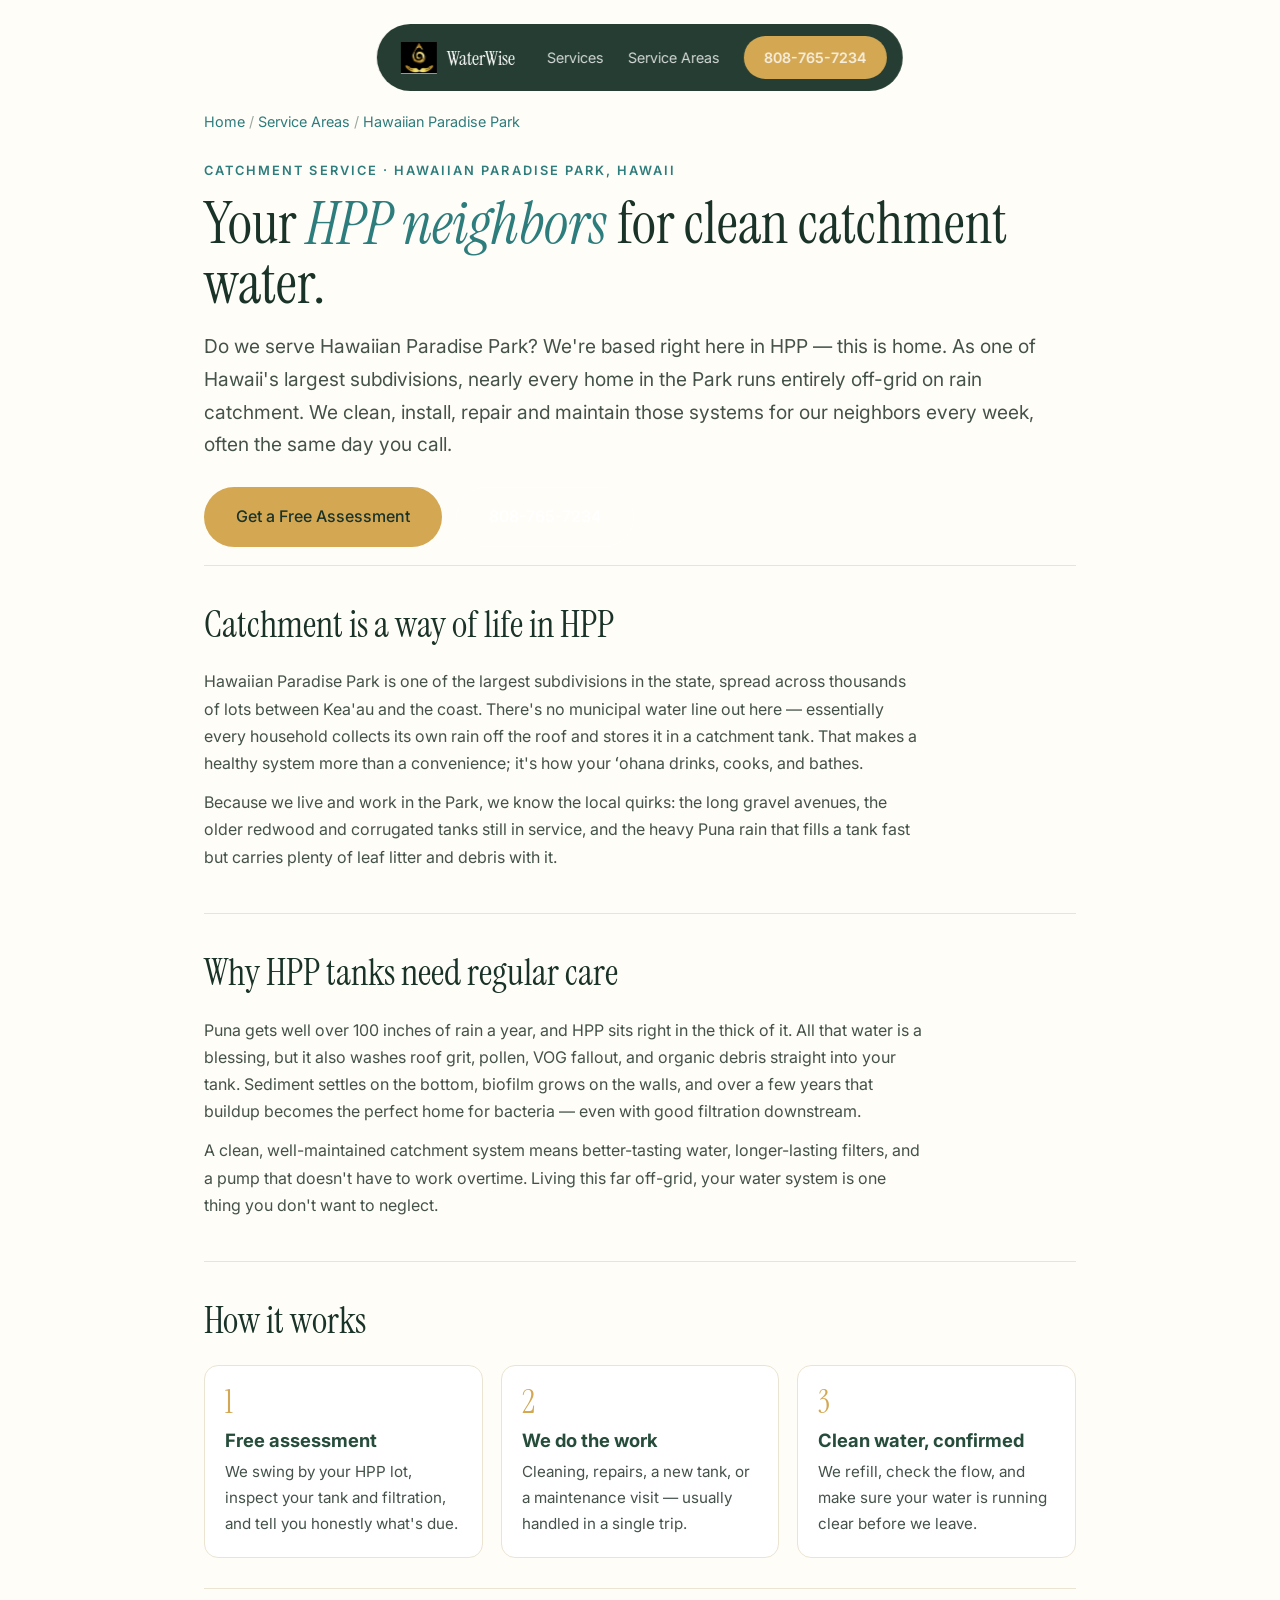
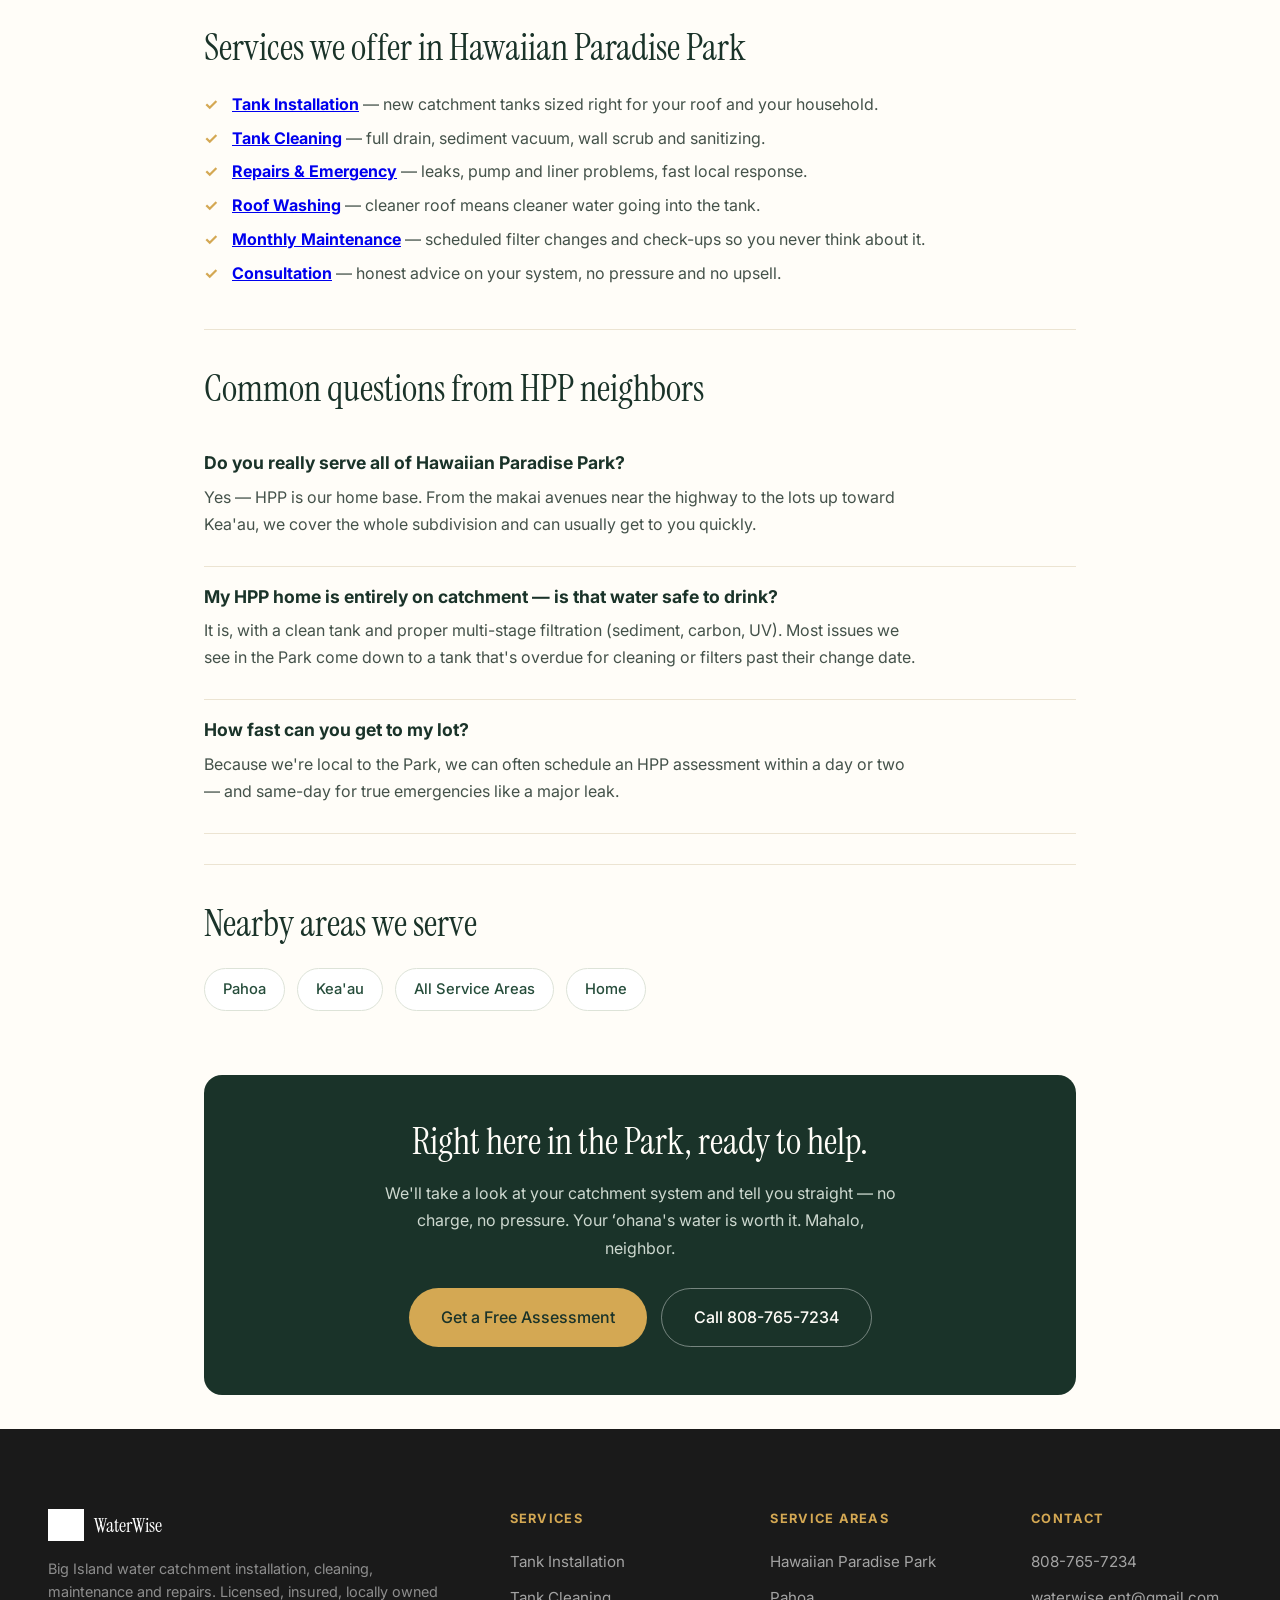
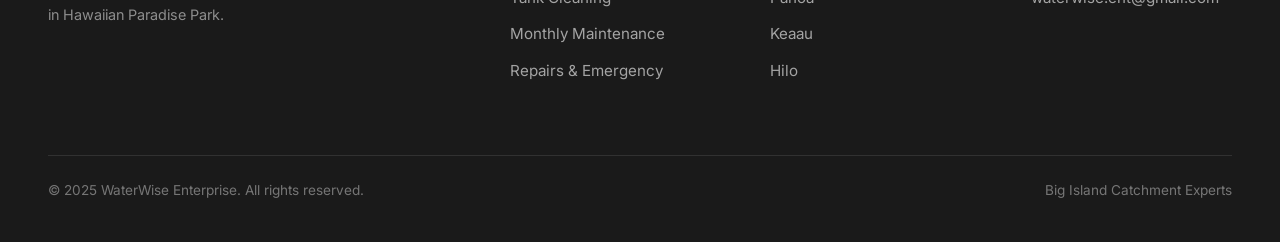
<file: service-area/hawaiian-paradise-park.html>
<!DOCTYPE html>
<html lang="en">
<head>
    <meta charset="UTF-8">
    <meta name="viewport" content="width=device-width, initial-scale=1.0">
    <title>Catchment Service in Hawaiian Paradise Park (HPP) | WaterWise Enterprise</title>
    <meta name="description" content="WaterWise lives in Hawaiian Paradise Park. Catchment tank cleaning, installation, repairs & maintenance for your HPP ʻohana. Free assessment. Call 808-765-7234.">
    <meta name="keywords" content="catchment service Hawaiian Paradise Park, HPP water tank cleaning, Puna catchment, water catchment HPP Hawaii">
    <link rel="canonical" href="https://www.waterwiseent.com/service-area/hawaiian-paradise-park">
    <meta name="robots" content="index, follow">

    <meta property="og:type" content="website">
    <meta property="og:title" content="Catchment Service in Hawaiian Paradise Park (HPP) | WaterWise Enterprise">
    <meta property="og:description" content="We're your HPP neighbors. Catchment tank cleaning, installation, repairs and maintenance right here in Hawaiian Paradise Park.">
    <meta property="og:url" content="https://www.waterwiseent.com/service-area/hawaiian-paradise-park">
    <meta property="og:image" content="https://www.waterwiseent.com/tank-after.jpg">
    <meta property="og:locale" content="en_US">
    <meta name="twitter:card" content="summary_large_image">
    <meta name="twitter:title" content="Catchment Service in Hawaiian Paradise Park (HPP)">
    <meta name="twitter:description" content="We're your HPP neighbors for clean catchment water. Cleaning, installation, repairs and maintenance.">
    <meta name="twitter:image" content="https://www.waterwiseent.com/tank-after.jpg">

    <link rel="icon" type="image/png" href="../logo.png">
    <link rel="apple-touch-icon" href="../logo.png">
    <link rel="preconnect" href="https://fonts.googleapis.com">
    <link rel="preconnect" href="https://fonts.gstatic.com" crossorigin>
    <link href="https://fonts.googleapis.com/css2?family=Instrument+Serif:ital@0;1&family=Inter:wght@400;500;600&display=swap" rel="stylesheet">
    <link rel="stylesheet" href="../styles.css">
    <style>
        .subpage-main { max-width: 920px; margin: 0 auto; padding: 0 24px; }
        .breadcrumb { max-width: 920px; margin: 110px auto 0; padding: 0 24px; font-size: .9rem; color: var(--ocean); }
        .breadcrumb a { color: var(--ocean); text-decoration: none; }
        .breadcrumb a:hover { text-decoration: underline; }
        .breadcrumb span { color: #9aa8a0; }
        .subpage-hero { padding: 28px 0 8px; }
        .subpage-hero .kicker { text-transform: uppercase; letter-spacing: .16em; font-size: .8rem; font-weight: 600; color: var(--ocean); }
        .subpage-hero h1 { font-family: 'Instrument Serif', serif; font-weight: 400; font-size: clamp(2.4rem, 5vw, 3.6rem); color: var(--forest); line-height: 1.05; margin: 12px 0 16px; }
        .subpage-hero h1 i { color: var(--ocean); font-style: italic; }
        .lead-answer { font-size: 1.2rem; line-height: 1.6; color: #34423b; max-width: 70ch; }
        .subpage-cta-row { display: flex; gap: 14px; flex-wrap: wrap; margin: 26px 0 10px; }
        .subpage section { padding: 30px 0; border-top: 1px solid #ece4d2; }
        .subpage h2 { font-family: 'Instrument Serif', serif; font-weight: 400; font-size: clamp(1.7rem, 3.5vw, 2.3rem); color: var(--forest); margin-bottom: 14px; }
        .subpage h3 { font-size: 1.15rem; color: var(--forest-light); margin: 18px 0 6px; }
        .subpage p { color: #44524a; line-height: 1.7; margin-bottom: 12px; max-width: 72ch; }
        .subpage ul.ticks { list-style: none; margin: 8px 0 14px; }
        .subpage ul.ticks li { position: relative; padding-left: 28px; margin-bottom: 9px; color: #44524a; line-height: 1.55; }
        .subpage ul.ticks li::before { content: '✓'; position: absolute; left: 0; color: var(--gold); font-weight: 700; }
        .steps { display: grid; grid-template-columns: repeat(auto-fit, minmax(200px, 1fr)); gap: 18px; margin-top: 14px; }
        .step { background: #fff; border: 1px solid #ece4d2; border-radius: 14px; padding: 20px; }
        .step .n { font-family: 'Instrument Serif', serif; font-size: 2rem; color: var(--gold); line-height: 1; }
        .step h3 { margin: 8px 0 4px; }
        .step p { font-size: .95rem; margin: 0; }
        .related { display: flex; gap: 12px; flex-wrap: wrap; margin-top: 14px; }
        .related a { background: #fff; border: 1px solid #dde3d8; border-radius: 100px; padding: 9px 18px; color: var(--forest-light); text-decoration: none; font-size: .92rem; font-weight: 500; }
        .related a:hover { border-color: var(--gold); color: var(--forest); }
        .cta-band { background: var(--forest); color: var(--cream); border-radius: 18px; padding: 38px 34px; margin: 34px 0; text-align: center; }
        .cta-band h2 { color: var(--cream); margin-bottom: 8px; }
        .cta-band p { color: #cdd8cf; max-width: 52ch; margin: 0 auto 20px; }
        .cta-band .subpage-cta-row { justify-content: center; }
        .faq-block .faq-item { border-bottom: 1px solid #ece4d2; padding: 16px 0; }
        .faq-block h3 { color: var(--forest); margin: 0 0 6px; font-size: 1.1rem; }
    </style>

    <script type="application/ld+json">
    {
        "@context": "https://schema.org",
        "@type": "Service",
        "serviceType": "Water Catchment Services",
        "name": "Water Catchment Services in Hawaiian Paradise Park, Hawaii",
        "description": "Catchment tank cleaning, installation, repairs and monthly maintenance for homes in Hawaiian Paradise Park (HPP), Puna, on the Big Island of Hawaii.",
        "provider": {
            "@type": "LocalBusiness",
            "name": "WaterWise Enterprise",
            "telephone": "+1-808-765-7234",
            "email": "waterwise.ent@gmail.com",
            "address": {
                "@type": "PostalAddress",
                "addressLocality": "Hawaiian Paradise Park",
                "addressRegion": "HI",
                "addressCountry": "US"
            },
            "url": "https://www.waterwiseent.com"
        },
        "areaServed": { "@type": "Place", "name": "Hawaiian Paradise Park, HI" },
        "url": "https://www.waterwiseent.com/service-area/hawaiian-paradise-park"
    }
    </script>
    <script type="application/ld+json">
    {
        "@context": "https://schema.org",
        "@type": "BreadcrumbList",
        "itemListElement": [
            { "@type": "ListItem", "position": 1, "name": "Home", "item": "https://www.waterwiseent.com/" },
            { "@type": "ListItem", "position": 2, "name": "Service Areas", "item": "https://www.waterwiseent.com/#areas" },
            { "@type": "ListItem", "position": 3, "name": "Hawaiian Paradise Park", "item": "https://www.waterwiseent.com/service-area/hawaiian-paradise-park" }
        ]
    }
    </script>
</head>
<body>

    <header>
        <a href="/" class="logo">
            <img src="../logo.png" alt="WaterWise Enterprise">
            <span>WaterWise</span>
        </a>
        <div class="header-links">
            <a href="/#services">Services</a>
            <a href="/#areas">Service Areas</a>
            <a href="tel:808-765-7234" class="header-btn">808-765-7234</a>
        </div>
    </header>

    <nav class="breadcrumb" aria-label="Breadcrumb">
        <a href="/">Home</a> <span>/</span> <a href="/#areas">Service Areas</a> <span>/</span> Hawaiian Paradise Park
    </nav>

    <main class="subpage">
        <div class="subpage-main">
            <div class="subpage-hero">
                <div class="kicker">Catchment Service · Hawaiian Paradise Park, Hawaii</div>
                <h1>Your <i>HPP neighbors</i> for clean catchment water.</h1>
                <p class="lead-answer">Do we serve Hawaiian Paradise Park? We're based right here in HPP — this is home. As one of Hawaii's largest subdivisions, nearly every home in the Park runs entirely off-grid on rain catchment. We clean, install, repair and maintain those systems for our neighbors every week, often the same day you call.</p>
                <div class="subpage-cta-row">
                    <a href="/#contact" class="btn btn-gold">Get a Free Assessment</a>
                    <a href="tel:808-765-7234" class="btn btn-outline">808-765-7234</a>
                </div>
            </div>

            <section>
                <h2>Catchment is a way of life in HPP</h2>
                <p>Hawaiian Paradise Park is one of the largest subdivisions in the state, spread across thousands of lots between Kea'au and the coast. There's no municipal water line out here — essentially every household collects its own rain off the roof and stores it in a catchment tank. That makes a healthy system more than a convenience; it's how your ʻohana drinks, cooks, and bathes.</p>
                <p>Because we live and work in the Park, we know the local quirks: the long gravel avenues, the older redwood and corrugated tanks still in service, and the heavy Puna rain that fills a tank fast but carries plenty of leaf litter and debris with it.</p>
            </section>

            <section>
                <h2>Why HPP tanks need regular care</h2>
                <p>Puna gets well over 100 inches of rain a year, and HPP sits right in the thick of it. All that water is a blessing, but it also washes roof grit, pollen, VOG fallout, and organic debris straight into your tank. Sediment settles on the bottom, biofilm grows on the walls, and over a few years that buildup becomes the perfect home for bacteria — even with good filtration downstream.</p>
                <p>A clean, well-maintained catchment system means better-tasting water, longer-lasting filters, and a pump that doesn't have to work overtime. Living this far off-grid, your water system is one thing you don't want to neglect.</p>
            </section>

            <section>
                <h2>How it works</h2>
                <div class="steps">
                    <div class="step"><div class="n">1</div><h3>Free assessment</h3><p>We swing by your HPP lot, inspect your tank and filtration, and tell you honestly what's due.</p></div>
                    <div class="step"><div class="n">2</div><h3>We do the work</h3><p>Cleaning, repairs, a new tank, or a maintenance visit — usually handled in a single trip.</p></div>
                    <div class="step"><div class="n">3</div><h3>Clean water, confirmed</h3><p>We refill, check the flow, and make sure your water is running clear before we leave.</p></div>
                </div>
            </section>

            <section>
                <h2>Services we offer in Hawaiian Paradise Park</h2>
                <ul class="ticks">
                    <li><a href="/services/tank-installation"><strong>Tank Installation</strong></a> — new catchment tanks sized right for your roof and your household.</li>
                    <li><a href="/services/tank-cleaning"><strong>Tank Cleaning</strong></a> — full drain, sediment vacuum, wall scrub and sanitizing.</li>
                    <li><a href="/services/catchment-repairs"><strong>Repairs &amp; Emergency</strong></a> — leaks, pump and liner problems, fast local response.</li>
                    <li><a href="/services/roof-washing"><strong>Roof Washing</strong></a> — cleaner roof means cleaner water going into the tank.</li>
                    <li><a href="/services/maintenance-plans"><strong>Monthly Maintenance</strong></a> — scheduled filter changes and check-ups so you never think about it.</li>
                    <li><a href="/services/catchment-consultation"><strong>Consultation</strong></a> — honest advice on your system, no pressure and no upsell.</li>
                </ul>
            </section>

            <section class="faq-block">
                <h2>Common questions from HPP neighbors</h2>
                <div class="faq-item"><h3>Do you really serve all of Hawaiian Paradise Park?</h3><p>Yes — HPP is our home base. From the makai avenues near the highway to the lots up toward Kea'au, we cover the whole subdivision and can usually get to you quickly.</p></div>
                <div class="faq-item"><h3>My HPP home is entirely on catchment — is that water safe to drink?</h3><p>It is, with a clean tank and proper multi-stage filtration (sediment, carbon, UV). Most issues we see in the Park come down to a tank that's overdue for cleaning or filters past their change date.</p></div>
                <div class="faq-item"><h3>How fast can you get to my lot?</h3><p>Because we're local to the Park, we can often schedule an HPP assessment within a day or two — and same-day for true emergencies like a major leak.</p></div>
            </section>

            <section>
                <h2>Nearby areas we serve</h2>
                <div class="related">
                    <a href="/service-area/pahoa">Pahoa</a>
                    <a href="/service-area/keaau">Kea'au</a>
                    <a href="/#areas">All Service Areas</a>
                    <a href="/">Home</a>
                </div>
            </section>

            <div class="cta-band">
                <h2>Right here in the Park, ready to help.</h2>
                <p>We'll take a look at your catchment system and tell you straight — no charge, no pressure. Your ʻohana's water is worth it. Mahalo, neighbor.</p>
                <div class="subpage-cta-row">
                    <a href="/#contact" class="btn btn-gold">Get a Free Assessment</a>
                    <a href="tel:808-765-7234" class="btn btn-outline" style="color:var(--cream);border-color:rgba(255,255,255,.4)">Call 808-765-7234</a>
                </div>
            </div>
        </div>
    </main>

    <footer>
        <div class="footer-inner">
            <div class="footer-brand">
                <a href="/" class="logo">
                    <img src="../logo.png" alt="WaterWise" style="filter: brightness(0) invert(1);">
                    <span>WaterWise</span>
                </a>
                <p>Big Island water catchment installation, cleaning, maintenance and repairs. Licensed, insured, locally owned in Hawaiian Paradise Park.</p>
            </div>
            <div>
                <h4>Services</h4>
                <a href="/services/tank-installation">Tank Installation</a>
                <a href="/services/tank-cleaning">Tank Cleaning</a>
                <a href="/services/maintenance-plans">Monthly Maintenance</a>
                <a href="/services/catchment-repairs">Repairs &amp; Emergency</a>
            </div>
            <div>
                <h4>Service Areas</h4>
                <a href="/service-area/hawaiian-paradise-park">Hawaiian Paradise Park</a>
                <a href="/service-area/pahoa">Pahoa</a>
                <a href="/service-area/keaau">Keaau</a>
                <a href="/service-area/hilo">Hilo</a>
            </div>
            <div>
                <h4>Contact</h4>
                <a href="tel:808-765-7234">808-765-7234</a>
                <a href="mailto:waterwise.ent@gmail.com">waterwise.ent@gmail.com</a>
            </div>
        </div>
        <div class="footer-bottom">
            <p>© 2025 WaterWise Enterprise. All rights reserved.</p>
            <p>Big Island Catchment Experts</p>
        </div>
    </footer>

</body>
</html>
</file>
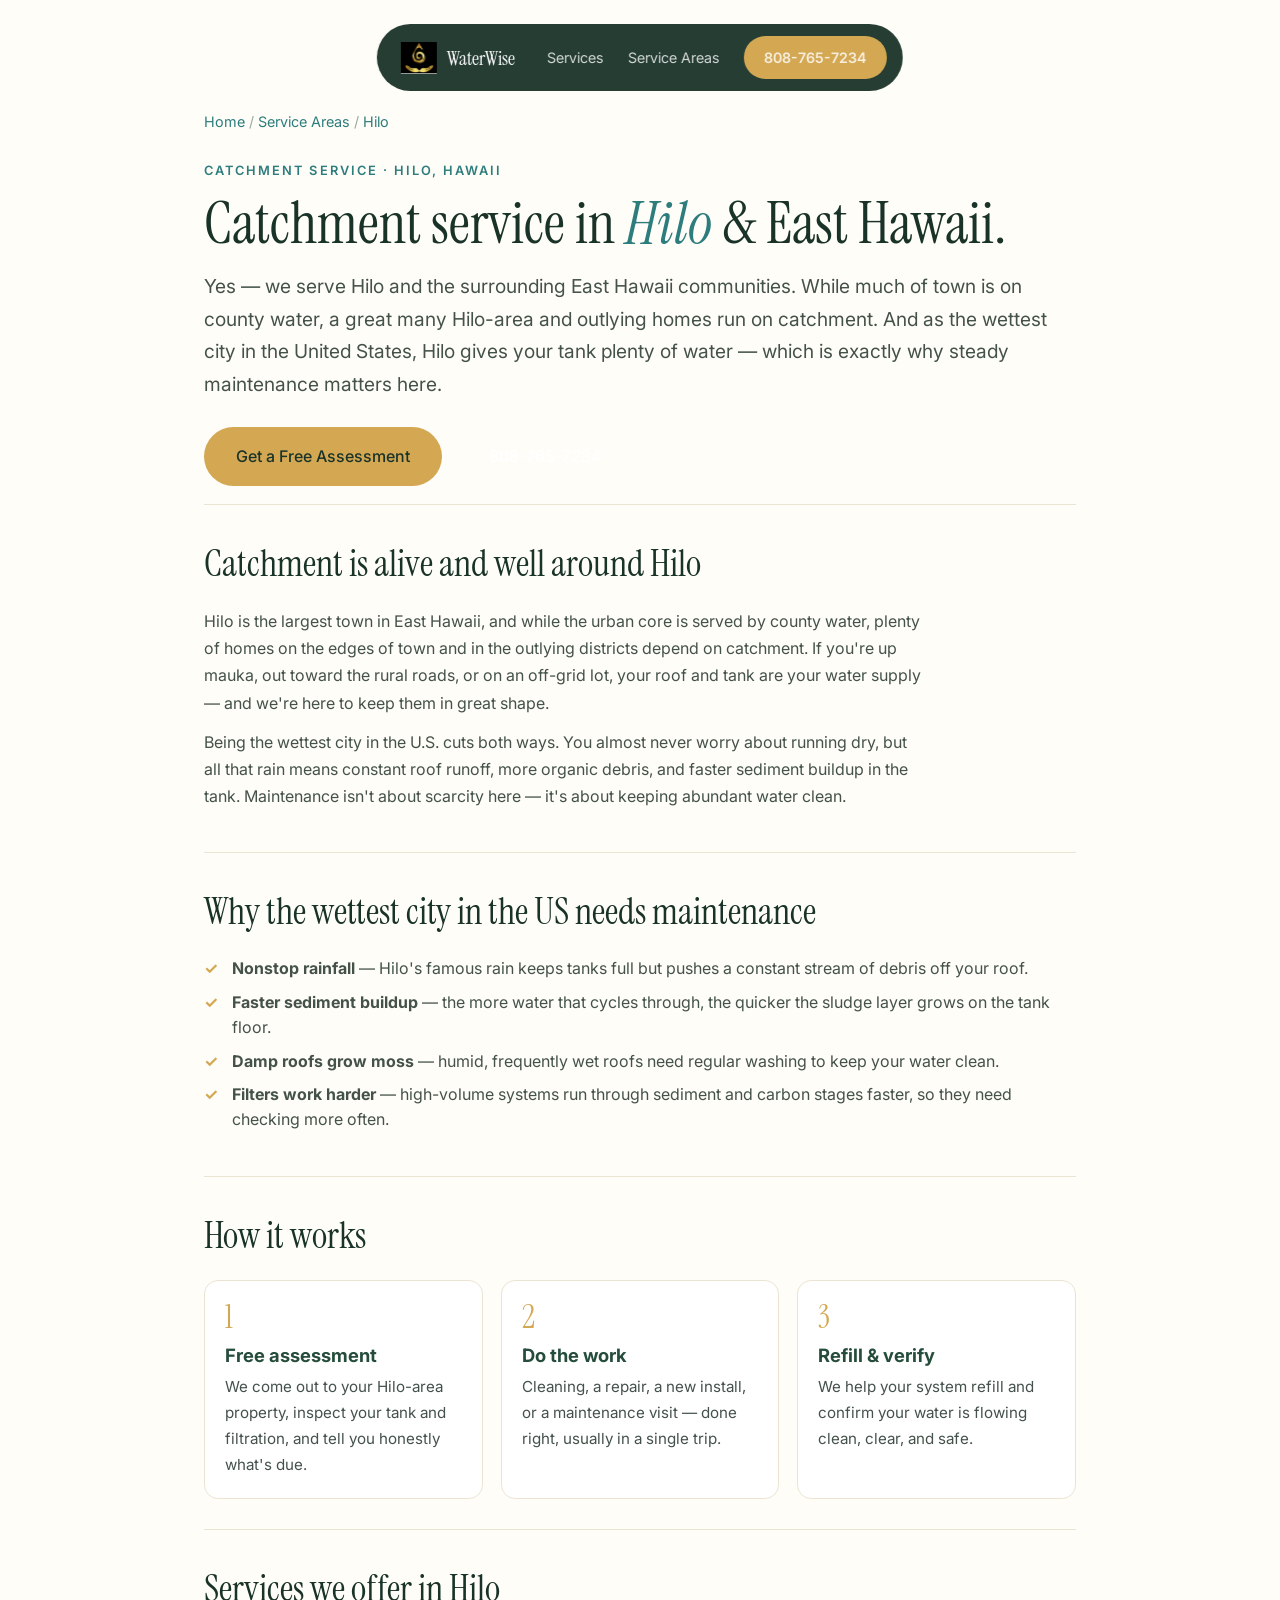
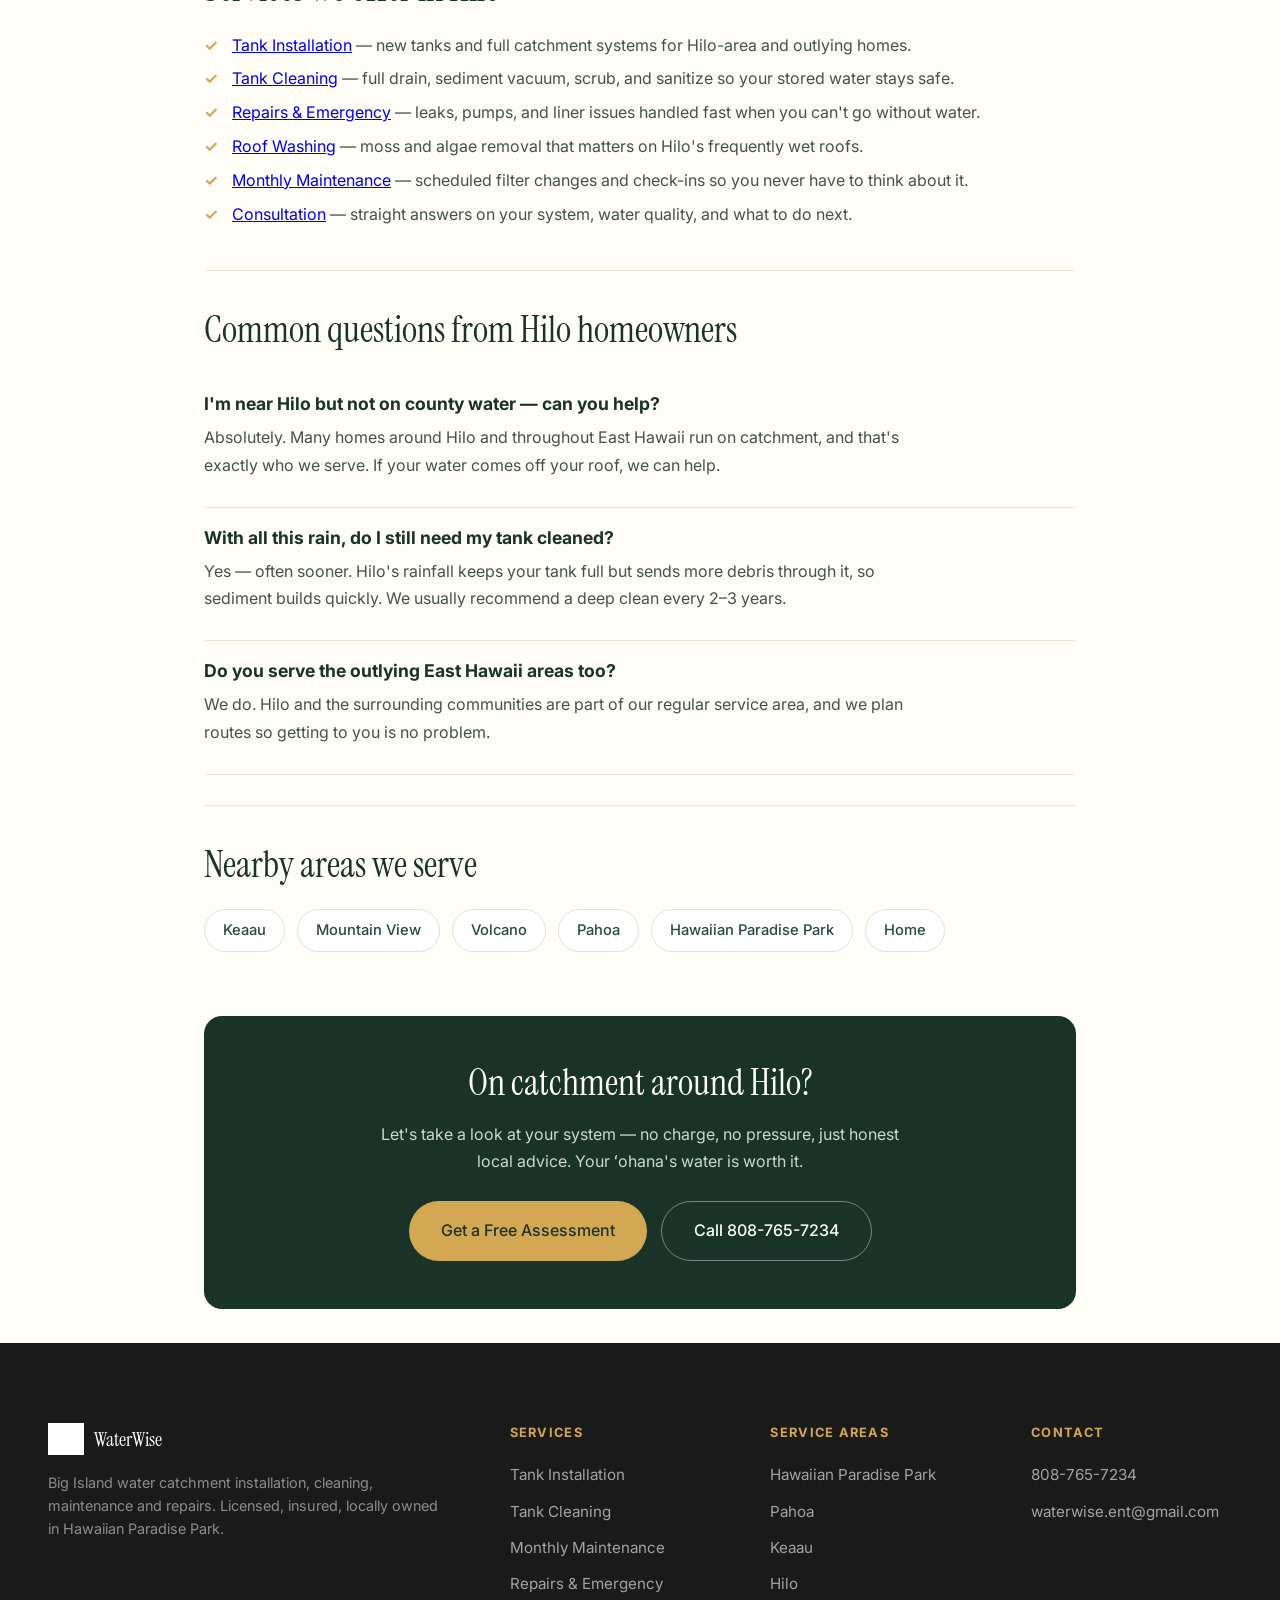
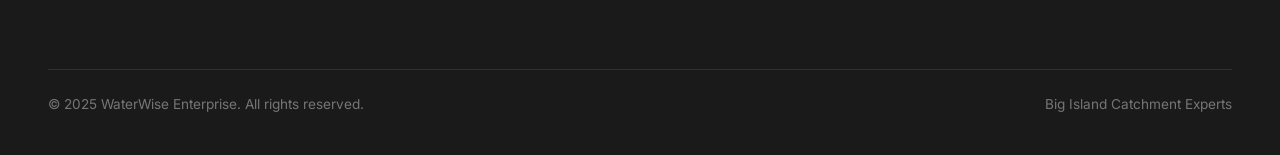
<file: service-area/hilo.html>
<!DOCTYPE html>
<html lang="en">
<head>
    <meta charset="UTF-8">
    <meta name="viewport" content="width=device-width, initial-scale=1.0">
    <title>Catchment Service in Hilo, Hawaii &amp; East Hawaii | WaterWise Enterprise</title>
    <meta name="description" content="Yes — WaterWise serves Hilo & East Hawaii. Many outlying Hilo homes run on catchment, and the wettest city in the US means maintenance matters. Cleaning, installs, repairs. 808-765-7234.">
    <meta name="keywords" content="catchment service Hilo Hawaii, water tank cleaning Hilo, East Hawaii catchment, Hilo tank installation maintenance">
    <link rel="canonical" href="https://www.waterwiseent.com/service-area/hilo">
    <meta name="robots" content="index, follow">

    <meta property="og:type" content="website">
    <meta property="og:title" content="Catchment Service in Hilo, Hawaii &amp; East Hawaii | WaterWise Enterprise">
    <meta property="og:description" content="WaterWise serves Hilo & East Hawaii — many outlying homes run on catchment, and the wettest city in the US means maintenance matters.">
    <meta property="og:url" content="https://www.waterwiseent.com/service-area/hilo">
    <meta property="og:image" content="https://www.waterwiseent.com/tank-after.jpg">
    <meta property="og:locale" content="en_US">
    <meta name="twitter:card" content="summary_large_image">
    <meta name="twitter:title" content="Catchment Service in Hilo, Hawaii &amp; East Hawaii">
    <meta name="twitter:description" content="WaterWise serves Hilo & East Hawaii — many outlying homes run on catchment, and the wettest city in the US means maintenance matters.">
    <meta name="twitter:image" content="https://www.waterwiseent.com/tank-after.jpg">

    <link rel="icon" type="image/png" href="../logo.png">
    <link rel="apple-touch-icon" href="../logo.png">
    <link rel="preconnect" href="https://fonts.googleapis.com">
    <link rel="preconnect" href="https://fonts.gstatic.com" crossorigin>
    <link href="https://fonts.googleapis.com/css2?family=Instrument+Serif:ital@0;1&family=Inter:wght@400;500;600&display=swap" rel="stylesheet">
    <link rel="stylesheet" href="../styles.css">
    <style>
        .subpage-main { max-width: 920px; margin: 0 auto; padding: 0 24px; }
        .breadcrumb { max-width: 920px; margin: 110px auto 0; padding: 0 24px; font-size: .9rem; color: var(--ocean); }
        .breadcrumb a { color: var(--ocean); text-decoration: none; }
        .breadcrumb a:hover { text-decoration: underline; }
        .breadcrumb span { color: #9aa8a0; }
        .subpage-hero { padding: 28px 0 8px; }
        .subpage-hero .kicker { text-transform: uppercase; letter-spacing: .16em; font-size: .8rem; font-weight: 600; color: var(--ocean); }
        .subpage-hero h1 { font-family: 'Instrument Serif', serif; font-weight: 400; font-size: clamp(2.4rem, 5vw, 3.6rem); color: var(--forest); line-height: 1.05; margin: 12px 0 16px; }
        .subpage-hero h1 i { color: var(--ocean); font-style: italic; }
        .lead-answer { font-size: 1.2rem; line-height: 1.6; color: #34423b; max-width: 70ch; }
        .subpage-cta-row { display: flex; gap: 14px; flex-wrap: wrap; margin: 26px 0 10px; }
        .subpage section { padding: 30px 0; border-top: 1px solid #ece4d2; }
        .subpage h2 { font-family: 'Instrument Serif', serif; font-weight: 400; font-size: clamp(1.7rem, 3.5vw, 2.3rem); color: var(--forest); margin-bottom: 14px; }
        .subpage h3 { font-size: 1.15rem; color: var(--forest-light); margin: 18px 0 6px; }
        .subpage p { color: #44524a; line-height: 1.7; margin-bottom: 12px; max-width: 72ch; }
        .subpage ul.ticks { list-style: none; margin: 8px 0 14px; }
        .subpage ul.ticks li { position: relative; padding-left: 28px; margin-bottom: 9px; color: #44524a; line-height: 1.55; }
        .subpage ul.ticks li::before { content: '✓'; position: absolute; left: 0; color: var(--gold); font-weight: 700; }
        .steps { display: grid; grid-template-columns: repeat(auto-fit, minmax(200px, 1fr)); gap: 18px; margin-top: 14px; }
        .step { background: #fff; border: 1px solid #ece4d2; border-radius: 14px; padding: 20px; }
        .step .n { font-family: 'Instrument Serif', serif; font-size: 2rem; color: var(--gold); line-height: 1; }
        .step h3 { margin: 8px 0 4px; }
        .step p { font-size: .95rem; margin: 0; }
        .related { display: flex; gap: 12px; flex-wrap: wrap; margin-top: 14px; }
        .related a { background: #fff; border: 1px solid #dde3d8; border-radius: 100px; padding: 9px 18px; color: var(--forest-light); text-decoration: none; font-size: .92rem; font-weight: 500; }
        .related a:hover { border-color: var(--gold); color: var(--forest); }
        .cta-band { background: var(--forest); color: var(--cream); border-radius: 18px; padding: 38px 34px; margin: 34px 0; text-align: center; }
        .cta-band h2 { color: var(--cream); margin-bottom: 8px; }
        .cta-band p { color: #cdd8cf; max-width: 52ch; margin: 0 auto 20px; }
        .cta-band .subpage-cta-row { justify-content: center; }
        .faq-block .faq-item { border-bottom: 1px solid #ece4d2; padding: 16px 0; }
        .faq-block h3 { color: var(--forest); margin: 0 0 6px; font-size: 1.1rem; }
    </style>

    <script type="application/ld+json">
    {
        "@context": "https://schema.org",
        "@type": "Service",
        "serviceType": "Water Catchment Services",
        "name": "Water Catchment Services in Hilo, Hawaii",
        "description": "Catchment tank cleaning, installation, repairs, roof washing and maintenance for Hilo and East Hawaii homes — built for the wettest city in the United States, where many outlying properties run on catchment.",
        "provider": {
            "@type": "LocalBusiness",
            "name": "WaterWise Enterprise",
            "telephone": "+1-808-765-7234",
            "email": "waterwise.ent@gmail.com",
            "address": {
                "@type": "PostalAddress",
                "addressLocality": "Hawaiian Paradise Park",
                "addressRegion": "HI",
                "addressCountry": "US"
            },
            "url": "https://www.waterwiseent.com"
        },
        "areaServed": { "@type": "Place", "name": "Hilo, HI" },
        "url": "https://www.waterwiseent.com/service-area/hilo"
    }
    </script>
    <script type="application/ld+json">
    {
        "@context": "https://schema.org",
        "@type": "BreadcrumbList",
        "itemListElement": [
            { "@type": "ListItem", "position": 1, "name": "Home", "item": "https://www.waterwiseent.com/" },
            { "@type": "ListItem", "position": 2, "name": "Service Areas", "item": "https://www.waterwiseent.com/#areas" },
            { "@type": "ListItem", "position": 3, "name": "Hilo", "item": "https://www.waterwiseent.com/service-area/hilo" }
        ]
    }
    </script>
</head>
<body>

    <header>
        <a href="/" class="logo">
            <img src="../logo.png" alt="WaterWise Enterprise">
            <span>WaterWise</span>
        </a>
        <div class="header-links">
            <a href="/#services">Services</a>
            <a href="/#areas">Service Areas</a>
            <a href="tel:808-765-7234" class="header-btn">808-765-7234</a>
        </div>
    </header>

    <nav class="breadcrumb" aria-label="Breadcrumb">
        <a href="/">Home</a> <span>/</span> <a href="/#areas">Service Areas</a> <span>/</span> Hilo
    </nav>

    <main class="subpage">
        <div class="subpage-main">
            <div class="subpage-hero">
                <div class="kicker">Catchment Service · Hilo, Hawaii</div>
                <h1>Catchment service in <i>Hilo</i> &amp; East Hawaii.</h1>
                <p class="lead-answer">Yes — we serve Hilo and the surrounding East Hawaii communities. While much of town is on county water, a great many Hilo-area and outlying homes run on catchment. And as the wettest city in the United States, Hilo gives your tank plenty of water — which is exactly why steady maintenance matters here.</p>
                <div class="subpage-cta-row">
                    <a href="/#contact" class="btn btn-gold">Get a Free Assessment</a>
                    <a href="tel:808-765-7234" class="btn btn-outline">808-765-7234</a>
                </div>
            </div>

            <section>
                <h2>Catchment is alive and well around Hilo</h2>
                <p>Hilo is the largest town in East Hawaii, and while the urban core is served by county water, plenty of homes on the edges of town and in the outlying districts depend on catchment. If you're up mauka, out toward the rural roads, or on an off-grid lot, your roof and tank are your water supply — and we're here to keep them in great shape.</p>
                <p>Being the wettest city in the U.S. cuts both ways. You almost never worry about running dry, but all that rain means constant roof runoff, more organic debris, and faster sediment buildup in the tank. Maintenance isn't about scarcity here — it's about keeping abundant water clean.</p>
            </section>

            <section>
                <h2>Why the wettest city in the US needs maintenance</h2>
                <ul class="ticks">
                    <li><strong>Nonstop rainfall</strong> — Hilo's famous rain keeps tanks full but pushes a constant stream of debris off your roof.</li>
                    <li><strong>Faster sediment buildup</strong> — the more water that cycles through, the quicker the sludge layer grows on the tank floor.</li>
                    <li><strong>Damp roofs grow moss</strong> — humid, frequently wet roofs need regular washing to keep your water clean.</li>
                    <li><strong>Filters work harder</strong> — high-volume systems run through sediment and carbon stages faster, so they need checking more often.</li>
                </ul>
            </section>

            <section>
                <h2>How it works</h2>
                <div class="steps">
                    <div class="step"><div class="n">1</div><h3>Free assessment</h3><p>We come out to your Hilo-area property, inspect your tank and filtration, and tell you honestly what's due.</p></div>
                    <div class="step"><div class="n">2</div><h3>Do the work</h3><p>Cleaning, a repair, a new install, or a maintenance visit — done right, usually in a single trip.</p></div>
                    <div class="step"><div class="n">3</div><h3>Refill &amp; verify</h3><p>We help your system refill and confirm your water is flowing clean, clear, and safe.</p></div>
                </div>
            </section>

            <section>
                <h2>Services we offer in Hilo</h2>
                <ul class="ticks">
                    <li><a href="/services/tank-installation">Tank Installation</a> — new tanks and full catchment systems for Hilo-area and outlying homes.</li>
                    <li><a href="/services/tank-cleaning">Tank Cleaning</a> — full drain, sediment vacuum, scrub, and sanitize so your stored water stays safe.</li>
                    <li><a href="/services/catchment-repairs">Repairs &amp; Emergency</a> — leaks, pumps, and liner issues handled fast when you can't go without water.</li>
                    <li><a href="/services/roof-washing">Roof Washing</a> — moss and algae removal that matters on Hilo's frequently wet roofs.</li>
                    <li><a href="/services/maintenance-plans">Monthly Maintenance</a> — scheduled filter changes and check-ins so you never have to think about it.</li>
                    <li><a href="/services/catchment-consultation">Consultation</a> — straight answers on your system, water quality, and what to do next.</li>
                </ul>
            </section>

            <section class="faq-block">
                <h2>Common questions from Hilo homeowners</h2>
                <div class="faq-item"><h3>I'm near Hilo but not on county water — can you help?</h3><p>Absolutely. Many homes around Hilo and throughout East Hawaii run on catchment, and that's exactly who we serve. If your water comes off your roof, we can help.</p></div>
                <div class="faq-item"><h3>With all this rain, do I still need my tank cleaned?</h3><p>Yes — often sooner. Hilo's rainfall keeps your tank full but sends more debris through it, so sediment builds quickly. We usually recommend a deep clean every 2–3 years.</p></div>
                <div class="faq-item"><h3>Do you serve the outlying East Hawaii areas too?</h3><p>We do. Hilo and the surrounding communities are part of our regular service area, and we plan routes so getting to you is no problem.</p></div>
            </section>

            <section>
                <h2>Nearby areas we serve</h2>
                <div class="related">
                    <a href="/service-area/keaau">Keaau</a>
                    <a href="/service-area/mountain-view">Mountain View</a>
                    <a href="/service-area/volcano">Volcano</a>
                    <a href="/service-area/pahoa">Pahoa</a>
                    <a href="/service-area/hawaiian-paradise-park">Hawaiian Paradise Park</a>
                    <a href="/">Home</a>
                </div>
            </section>

            <div class="cta-band">
                <h2>On catchment around Hilo?</h2>
                <p>Let's take a look at your system — no charge, no pressure, just honest local advice. Your ʻohana's water is worth it.</p>
                <div class="subpage-cta-row">
                    <a href="/#contact" class="btn btn-gold">Get a Free Assessment</a>
                    <a href="tel:808-765-7234" class="btn btn-outline" style="color:var(--cream);border-color:rgba(255,255,255,.4)">Call 808-765-7234</a>
                </div>
            </div>
        </div>
    </main>

    <footer>
        <div class="footer-inner">
            <div class="footer-brand">
                <a href="/" class="logo">
                    <img src="../logo.png" alt="WaterWise" style="filter: brightness(0) invert(1);">
                    <span>WaterWise</span>
                </a>
                <p>Big Island water catchment installation, cleaning, maintenance and repairs. Licensed, insured, locally owned in Hawaiian Paradise Park.</p>
            </div>
            <div>
                <h4>Services</h4>
                <a href="/services/tank-installation">Tank Installation</a>
                <a href="/services/tank-cleaning">Tank Cleaning</a>
                <a href="/services/maintenance-plans">Monthly Maintenance</a>
                <a href="/services/catchment-repairs">Repairs &amp; Emergency</a>
            </div>
            <div>
                <h4>Service Areas</h4>
                <a href="/service-area/hawaiian-paradise-park">Hawaiian Paradise Park</a>
                <a href="/service-area/pahoa">Pahoa</a>
                <a href="/service-area/keaau">Keaau</a>
                <a href="/service-area/hilo">Hilo</a>
            </div>
            <div>
                <h4>Contact</h4>
                <a href="tel:808-765-7234">808-765-7234</a>
                <a href="mailto:waterwise.ent@gmail.com">waterwise.ent@gmail.com</a>
            </div>
        </div>
        <div class="footer-bottom">
            <p>© 2025 WaterWise Enterprise. All rights reserved.</p>
            <p>Big Island Catchment Experts</p>
        </div>
    </footer>

</body>
</html>
</file>
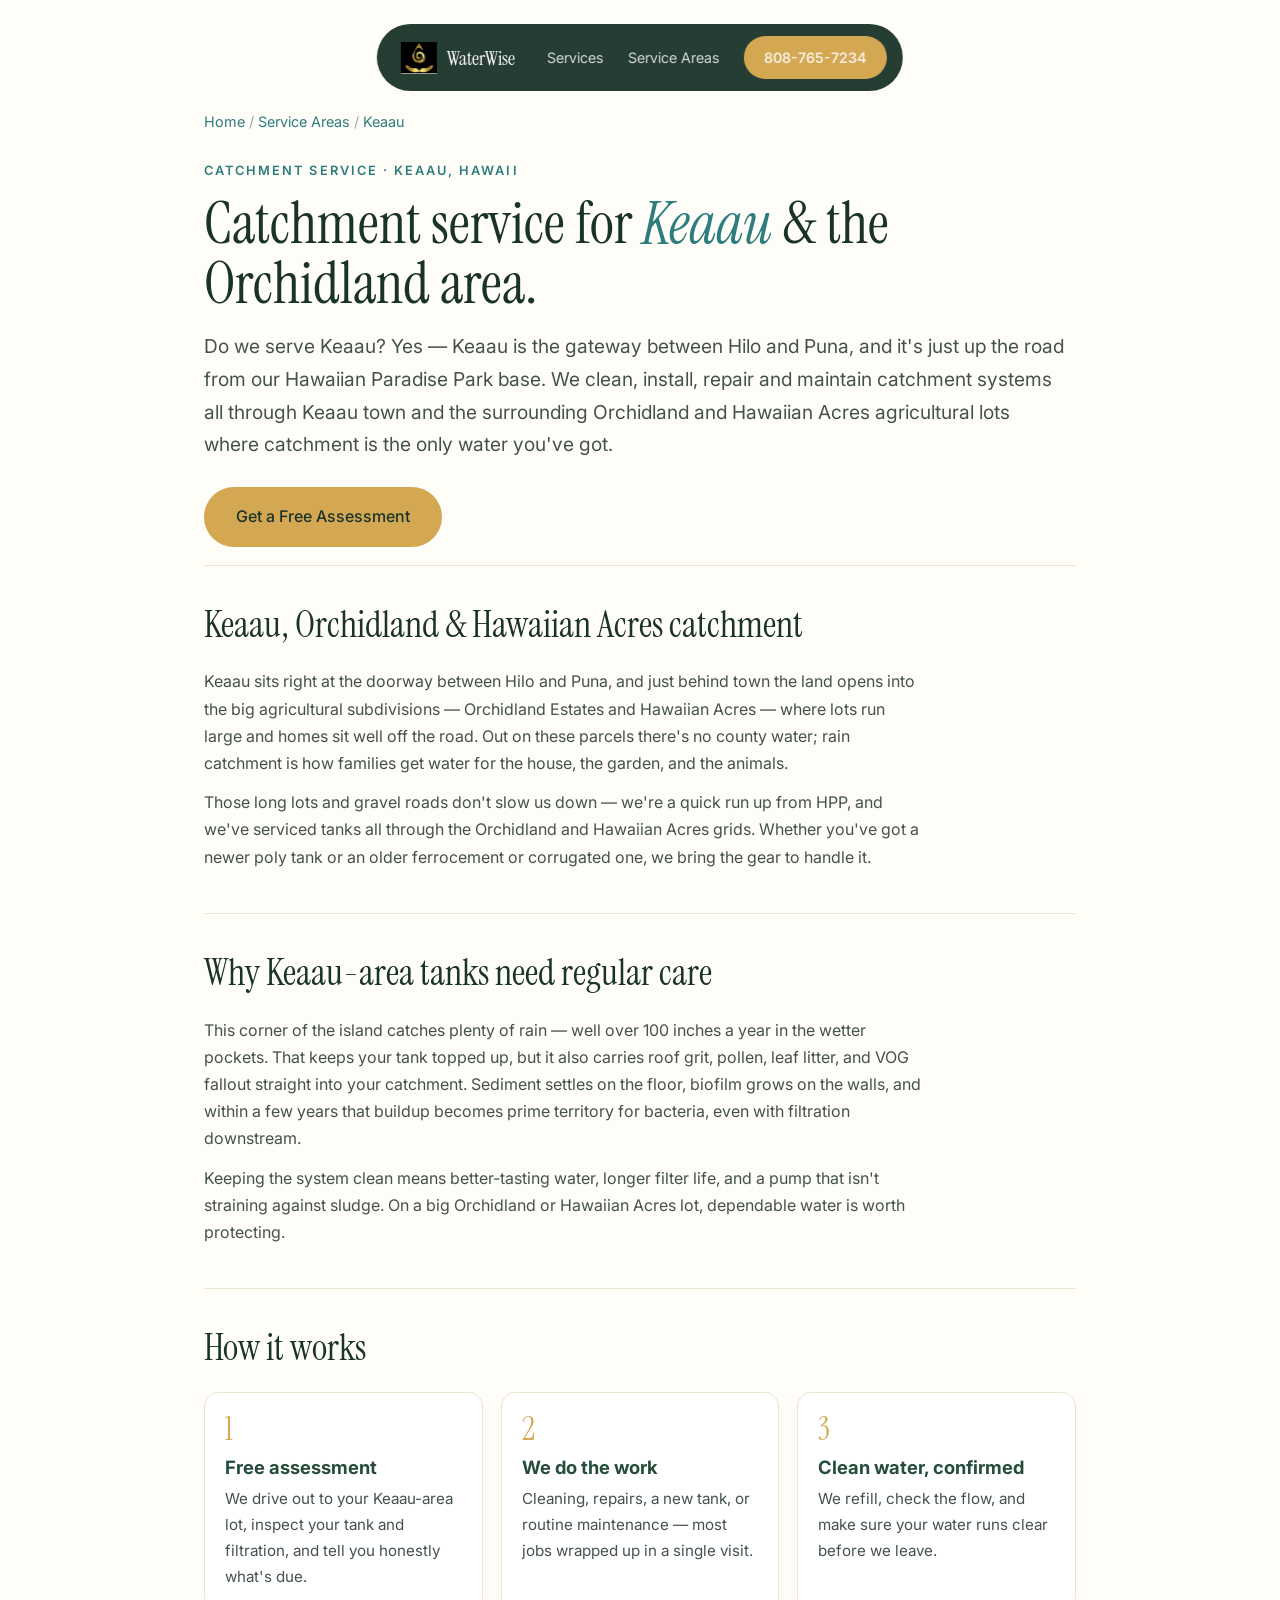
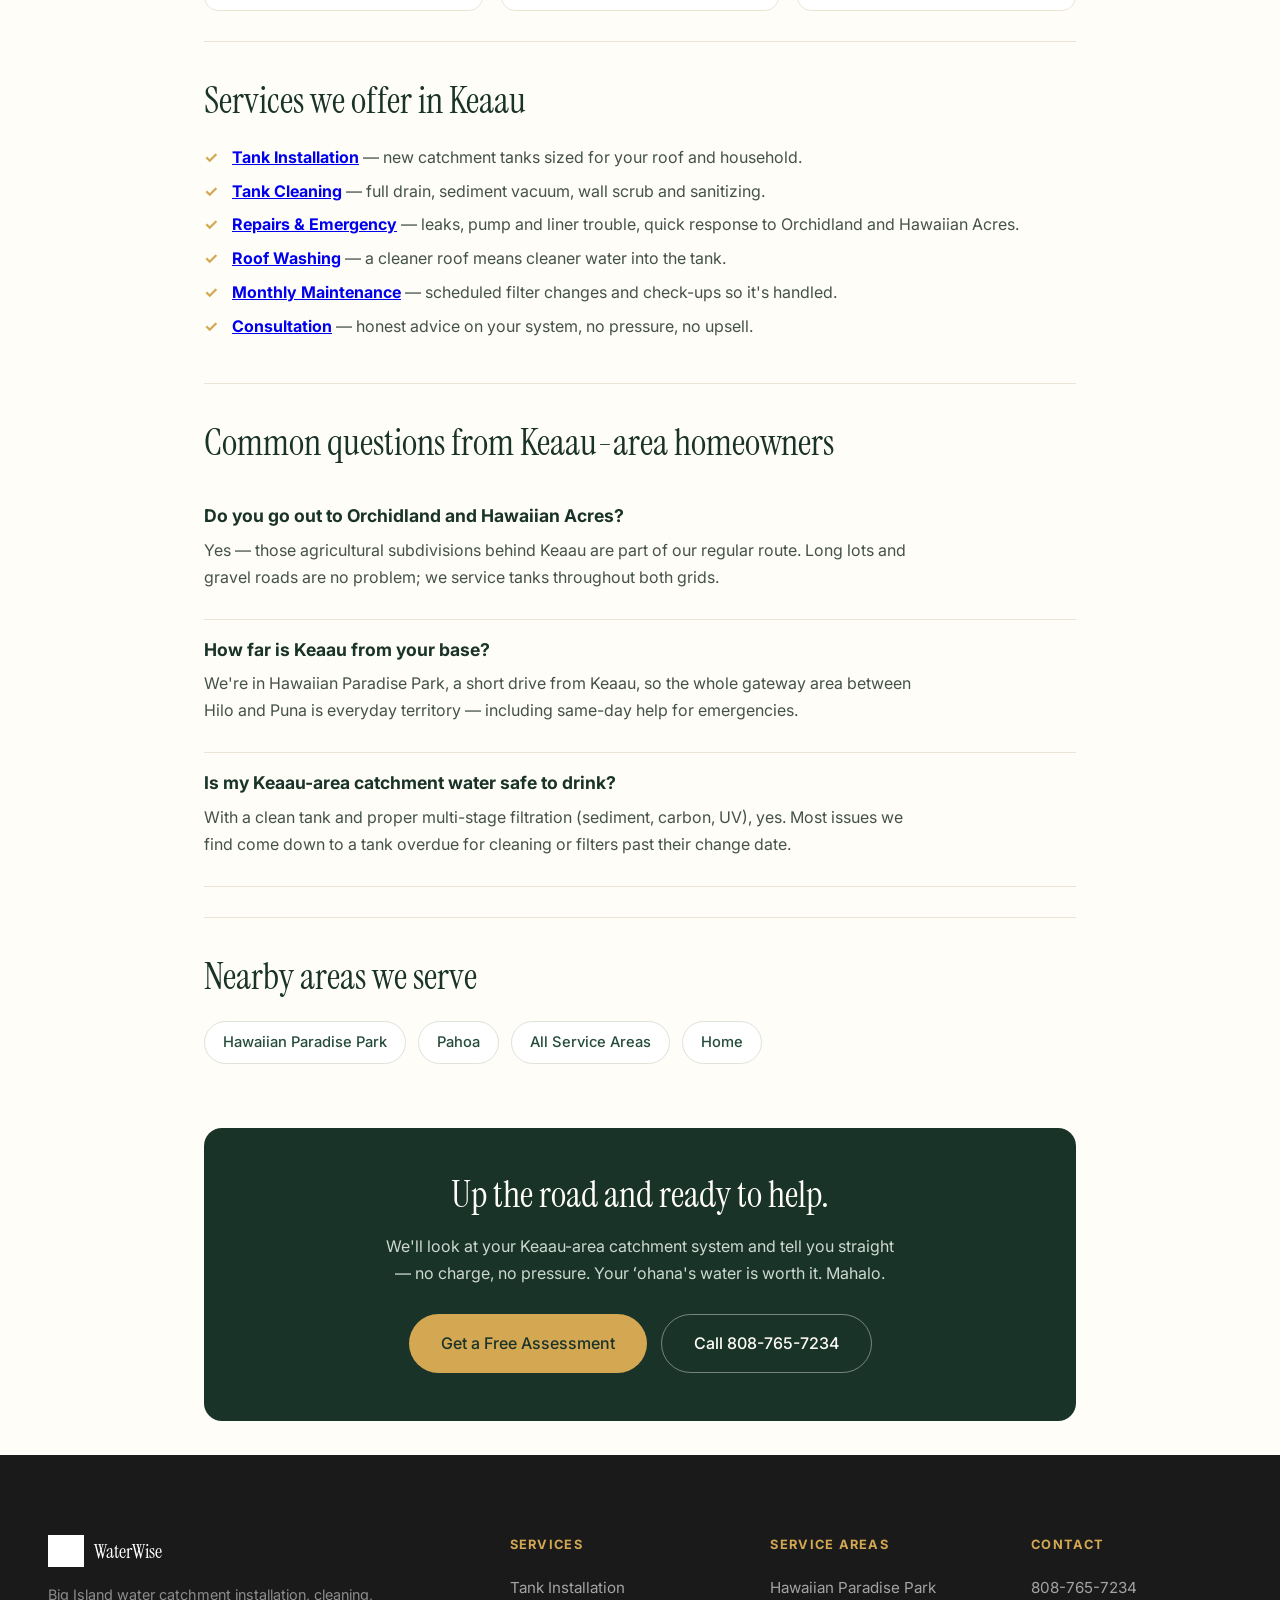
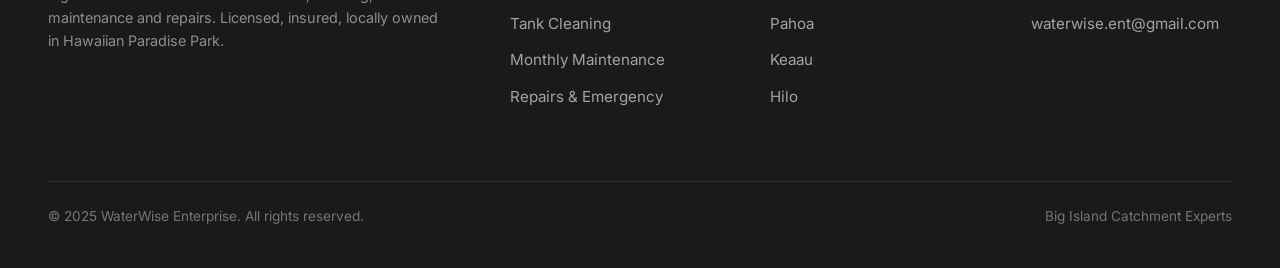
<file: service-area/keaau.html>
<!DOCTYPE html>
<html lang="en">
<head>
    <meta charset="UTF-8">
    <meta name="viewport" content="width=device-width, initial-scale=1.0">
    <title>Catchment Service in Keaau & Orchidland | WaterWise Enterprise</title>
    <meta name="description" content="Water catchment cleaning, installation, repairs & maintenance in Keaau, Orchidland & Hawaiian Acres. Gateway between Hilo and Puna. Call 808-765-7234.">
    <meta name="keywords" content="catchment service Keaau, Orchidland water tank cleaning, Hawaiian Acres catchment, water catchment Keaau Hawaii">
    <link rel="canonical" href="https://www.waterwiseent.com/service-area/keaau">
    <meta name="robots" content="index, follow">

    <meta property="og:type" content="website">
    <meta property="og:title" content="Catchment Service in Keaau & Orchidland | WaterWise Enterprise">
    <meta property="og:description" content="Catchment tank cleaning, installation, repairs and maintenance for Keaau, Orchidland and Hawaiian Acres catchment properties.">
    <meta property="og:url" content="https://www.waterwiseent.com/service-area/keaau">
    <meta property="og:image" content="https://www.waterwiseent.com/tank-after.jpg">
    <meta property="og:locale" content="en_US">
    <meta name="twitter:card" content="summary_large_image">
    <meta name="twitter:title" content="Catchment Service in Keaau & Orchidland">
    <meta name="twitter:description" content="Catchment tank cleaning, installation, repairs and maintenance for Keaau and the Orchidland area.">
    <meta name="twitter:image" content="https://www.waterwiseent.com/tank-after.jpg">

    <link rel="icon" type="image/png" href="../logo.png">
    <link rel="apple-touch-icon" href="../logo.png">
    <link rel="preconnect" href="https://fonts.googleapis.com">
    <link rel="preconnect" href="https://fonts.gstatic.com" crossorigin>
    <link href="https://fonts.googleapis.com/css2?family=Instrument+Serif:ital@0;1&family=Inter:wght@400;500;600&display=swap" rel="stylesheet">
    <link rel="stylesheet" href="../styles.css">
    <style>
        .subpage-main { max-width: 920px; margin: 0 auto; padding: 0 24px; }
        .breadcrumb { max-width: 920px; margin: 110px auto 0; padding: 0 24px; font-size: .9rem; color: var(--ocean); }
        .breadcrumb a { color: var(--ocean); text-decoration: none; }
        .breadcrumb a:hover { text-decoration: underline; }
        .breadcrumb span { color: #9aa8a0; }
        .subpage-hero { padding: 28px 0 8px; }
        .subpage-hero .kicker { text-transform: uppercase; letter-spacing: .16em; font-size: .8rem; font-weight: 600; color: var(--ocean); }
        .subpage-hero h1 { font-family: 'Instrument Serif', serif; font-weight: 400; font-size: clamp(2.4rem, 5vw, 3.6rem); color: var(--forest); line-height: 1.05; margin: 12px 0 16px; }
        .subpage-hero h1 i { color: var(--ocean); font-style: italic; }
        .lead-answer { font-size: 1.2rem; line-height: 1.6; color: #34423b; max-width: 70ch; }
        .subpage-cta-row { display: flex; gap: 14px; flex-wrap: wrap; margin: 26px 0 10px; }
        .subpage section { padding: 30px 0; border-top: 1px solid #ece4d2; }
        .subpage h2 { font-family: 'Instrument Serif', serif; font-weight: 400; font-size: clamp(1.7rem, 3.5vw, 2.3rem); color: var(--forest); margin-bottom: 14px; }
        .subpage h3 { font-size: 1.15rem; color: var(--forest-light); margin: 18px 0 6px; }
        .subpage p { color: #44524a; line-height: 1.7; margin-bottom: 12px; max-width: 72ch; }
        .subpage ul.ticks { list-style: none; margin: 8px 0 14px; }
        .subpage ul.ticks li { position: relative; padding-left: 28px; margin-bottom: 9px; color: #44524a; line-height: 1.55; }
        .subpage ul.ticks li::before { content: '✓'; position: absolute; left: 0; color: var(--gold); font-weight: 700; }
        .steps { display: grid; grid-template-columns: repeat(auto-fit, minmax(200px, 1fr)); gap: 18px; margin-top: 14px; }
        .step { background: #fff; border: 1px solid #ece4d2; border-radius: 14px; padding: 20px; }
        .step .n { font-family: 'Instrument Serif', serif; font-size: 2rem; color: var(--gold); line-height: 1; }
        .step h3 { margin: 8px 0 4px; }
        .step p { font-size: .95rem; margin: 0; }
        .related { display: flex; gap: 12px; flex-wrap: wrap; margin-top: 14px; }
        .related a { background: #fff; border: 1px solid #dde3d8; border-radius: 100px; padding: 9px 18px; color: var(--forest-light); text-decoration: none; font-size: .92rem; font-weight: 500; }
        .related a:hover { border-color: var(--gold); color: var(--forest); }
        .cta-band { background: var(--forest); color: var(--cream); border-radius: 18px; padding: 38px 34px; margin: 34px 0; text-align: center; }
        .cta-band h2 { color: var(--cream); margin-bottom: 8px; }
        .cta-band p { color: #cdd8cf; max-width: 52ch; margin: 0 auto 20px; }
        .cta-band .subpage-cta-row { justify-content: center; }
        .faq-block .faq-item { border-bottom: 1px solid #ece4d2; padding: 16px 0; }
        .faq-block h3 { color: var(--forest); margin: 0 0 6px; font-size: 1.1rem; }
    </style>

    <script type="application/ld+json">
    {
        "@context": "https://schema.org",
        "@type": "Service",
        "serviceType": "Water Catchment Services",
        "name": "Water Catchment Services in Keaau, Hawaii",
        "description": "Catchment tank cleaning, installation, repairs and monthly maintenance for Keaau, Orchidland and Hawaiian Acres properties on the Big Island of Hawaii.",
        "provider": {
            "@type": "LocalBusiness",
            "name": "WaterWise Enterprise",
            "telephone": "+1-808-765-7234",
            "email": "waterwise.ent@gmail.com",
            "address": {
                "@type": "PostalAddress",
                "addressLocality": "Hawaiian Paradise Park",
                "addressRegion": "HI",
                "addressCountry": "US"
            },
            "url": "https://www.waterwiseent.com"
        },
        "areaServed": { "@type": "Place", "name": "Keaau, HI" },
        "url": "https://www.waterwiseent.com/service-area/keaau"
    }
    </script>
    <script type="application/ld+json">
    {
        "@context": "https://schema.org",
        "@type": "BreadcrumbList",
        "itemListElement": [
            { "@type": "ListItem", "position": 1, "name": "Home", "item": "https://www.waterwiseent.com/" },
            { "@type": "ListItem", "position": 2, "name": "Service Areas", "item": "https://www.waterwiseent.com/#areas" },
            { "@type": "ListItem", "position": 3, "name": "Keaau", "item": "https://www.waterwiseent.com/service-area/keaau" }
        ]
    }
    </script>
</head>
<body>

    <header>
        <a href="/" class="logo">
            <img src="../logo.png" alt="WaterWise Enterprise">
            <span>WaterWise</span>
        </a>
        <div class="header-links">
            <a href="/#services">Services</a>
            <a href="/#areas">Service Areas</a>
            <a href="tel:808-765-7234" class="header-btn">808-765-7234</a>
        </div>
    </header>

    <nav class="breadcrumb" aria-label="Breadcrumb">
        <a href="/">Home</a> <span>/</span> <a href="/#areas">Service Areas</a> <span>/</span> Keaau
    </nav>

    <main class="subpage">
        <div class="subpage-main">
            <div class="subpage-hero">
                <div class="kicker">Catchment Service · Keaau, Hawaii</div>
                <h1>Catchment service for <i>Keaau</i> &amp; the Orchidland area.</h1>
                <p class="lead-answer">Do we serve Keaau? Yes — Keaau is the gateway between Hilo and Puna, and it's just up the road from our Hawaiian Paradise Park base. We clean, install, repair and maintain catchment systems all through Keaau town and the surrounding Orchidland and Hawaiian Acres agricultural lots where catchment is the only water you've got.</p>
                <div class="subpage-cta-row">
                    <a href="/#contact" class="btn btn-gold">Get a Free Assessment</a>
                    <a href="tel:808-765-7234" class="btn btn-outline">808-765-7234</a>
                </div>
            </div>

            <section>
                <h2>Keaau, Orchidland &amp; Hawaiian Acres catchment</h2>
                <p>Keaau sits right at the doorway between Hilo and Puna, and just behind town the land opens into the big agricultural subdivisions — Orchidland Estates and Hawaiian Acres — where lots run large and homes sit well off the road. Out on these parcels there's no county water; rain catchment is how families get water for the house, the garden, and the animals.</p>
                <p>Those long lots and gravel roads don't slow us down — we're a quick run up from HPP, and we've serviced tanks all through the Orchidland and Hawaiian Acres grids. Whether you've got a newer poly tank or an older ferrocement or corrugated one, we bring the gear to handle it.</p>
            </section>

            <section>
                <h2>Why Keaau-area tanks need regular care</h2>
                <p>This corner of the island catches plenty of rain — well over 100 inches a year in the wetter pockets. That keeps your tank topped up, but it also carries roof grit, pollen, leaf litter, and VOG fallout straight into your catchment. Sediment settles on the floor, biofilm grows on the walls, and within a few years that buildup becomes prime territory for bacteria, even with filtration downstream.</p>
                <p>Keeping the system clean means better-tasting water, longer filter life, and a pump that isn't straining against sludge. On a big Orchidland or Hawaiian Acres lot, dependable water is worth protecting.</p>
            </section>

            <section>
                <h2>How it works</h2>
                <div class="steps">
                    <div class="step"><div class="n">1</div><h3>Free assessment</h3><p>We drive out to your Keaau-area lot, inspect your tank and filtration, and tell you honestly what's due.</p></div>
                    <div class="step"><div class="n">2</div><h3>We do the work</h3><p>Cleaning, repairs, a new tank, or routine maintenance — most jobs wrapped up in a single visit.</p></div>
                    <div class="step"><div class="n">3</div><h3>Clean water, confirmed</h3><p>We refill, check the flow, and make sure your water runs clear before we leave.</p></div>
                </div>
            </section>

            <section>
                <h2>Services we offer in Keaau</h2>
                <ul class="ticks">
                    <li><a href="/services/tank-installation"><strong>Tank Installation</strong></a> — new catchment tanks sized for your roof and household.</li>
                    <li><a href="/services/tank-cleaning"><strong>Tank Cleaning</strong></a> — full drain, sediment vacuum, wall scrub and sanitizing.</li>
                    <li><a href="/services/catchment-repairs"><strong>Repairs &amp; Emergency</strong></a> — leaks, pump and liner trouble, quick response to Orchidland and Hawaiian Acres.</li>
                    <li><a href="/services/roof-washing"><strong>Roof Washing</strong></a> — a cleaner roof means cleaner water into the tank.</li>
                    <li><a href="/services/maintenance-plans"><strong>Monthly Maintenance</strong></a> — scheduled filter changes and check-ups so it's handled.</li>
                    <li><a href="/services/catchment-consultation"><strong>Consultation</strong></a> — honest advice on your system, no pressure, no upsell.</li>
                </ul>
            </section>

            <section class="faq-block">
                <h2>Common questions from Keaau-area homeowners</h2>
                <div class="faq-item"><h3>Do you go out to Orchidland and Hawaiian Acres?</h3><p>Yes — those agricultural subdivisions behind Keaau are part of our regular route. Long lots and gravel roads are no problem; we service tanks throughout both grids.</p></div>
                <div class="faq-item"><h3>How far is Keaau from your base?</h3><p>We're in Hawaiian Paradise Park, a short drive from Keaau, so the whole gateway area between Hilo and Puna is everyday territory — including same-day help for emergencies.</p></div>
                <div class="faq-item"><h3>Is my Keaau-area catchment water safe to drink?</h3><p>With a clean tank and proper multi-stage filtration (sediment, carbon, UV), yes. Most issues we find come down to a tank overdue for cleaning or filters past their change date.</p></div>
            </section>

            <section>
                <h2>Nearby areas we serve</h2>
                <div class="related">
                    <a href="/service-area/hawaiian-paradise-park">Hawaiian Paradise Park</a>
                    <a href="/service-area/pahoa">Pahoa</a>
                    <a href="/#areas">All Service Areas</a>
                    <a href="/">Home</a>
                </div>
            </section>

            <div class="cta-band">
                <h2>Up the road and ready to help.</h2>
                <p>We'll look at your Keaau-area catchment system and tell you straight — no charge, no pressure. Your ʻohana's water is worth it. Mahalo.</p>
                <div class="subpage-cta-row">
                    <a href="/#contact" class="btn btn-gold">Get a Free Assessment</a>
                    <a href="tel:808-765-7234" class="btn btn-outline" style="color:var(--cream);border-color:rgba(255,255,255,.4)">Call 808-765-7234</a>
                </div>
            </div>
        </div>
    </main>

    <footer>
        <div class="footer-inner">
            <div class="footer-brand">
                <a href="/" class="logo">
                    <img src="../logo.png" alt="WaterWise" style="filter: brightness(0) invert(1);">
                    <span>WaterWise</span>
                </a>
                <p>Big Island water catchment installation, cleaning, maintenance and repairs. Licensed, insured, locally owned in Hawaiian Paradise Park.</p>
            </div>
            <div>
                <h4>Services</h4>
                <a href="/services/tank-installation">Tank Installation</a>
                <a href="/services/tank-cleaning">Tank Cleaning</a>
                <a href="/services/maintenance-plans">Monthly Maintenance</a>
                <a href="/services/catchment-repairs">Repairs &amp; Emergency</a>
            </div>
            <div>
                <h4>Service Areas</h4>
                <a href="/service-area/hawaiian-paradise-park">Hawaiian Paradise Park</a>
                <a href="/service-area/pahoa">Pahoa</a>
                <a href="/service-area/keaau">Keaau</a>
                <a href="/service-area/hilo">Hilo</a>
            </div>
            <div>
                <h4>Contact</h4>
                <a href="tel:808-765-7234">808-765-7234</a>
                <a href="mailto:waterwise.ent@gmail.com">waterwise.ent@gmail.com</a>
            </div>
        </div>
        <div class="footer-bottom">
            <p>© 2025 WaterWise Enterprise. All rights reserved.</p>
            <p>Big Island Catchment Experts</p>
        </div>
    </footer>

</body>
</html>
</file>
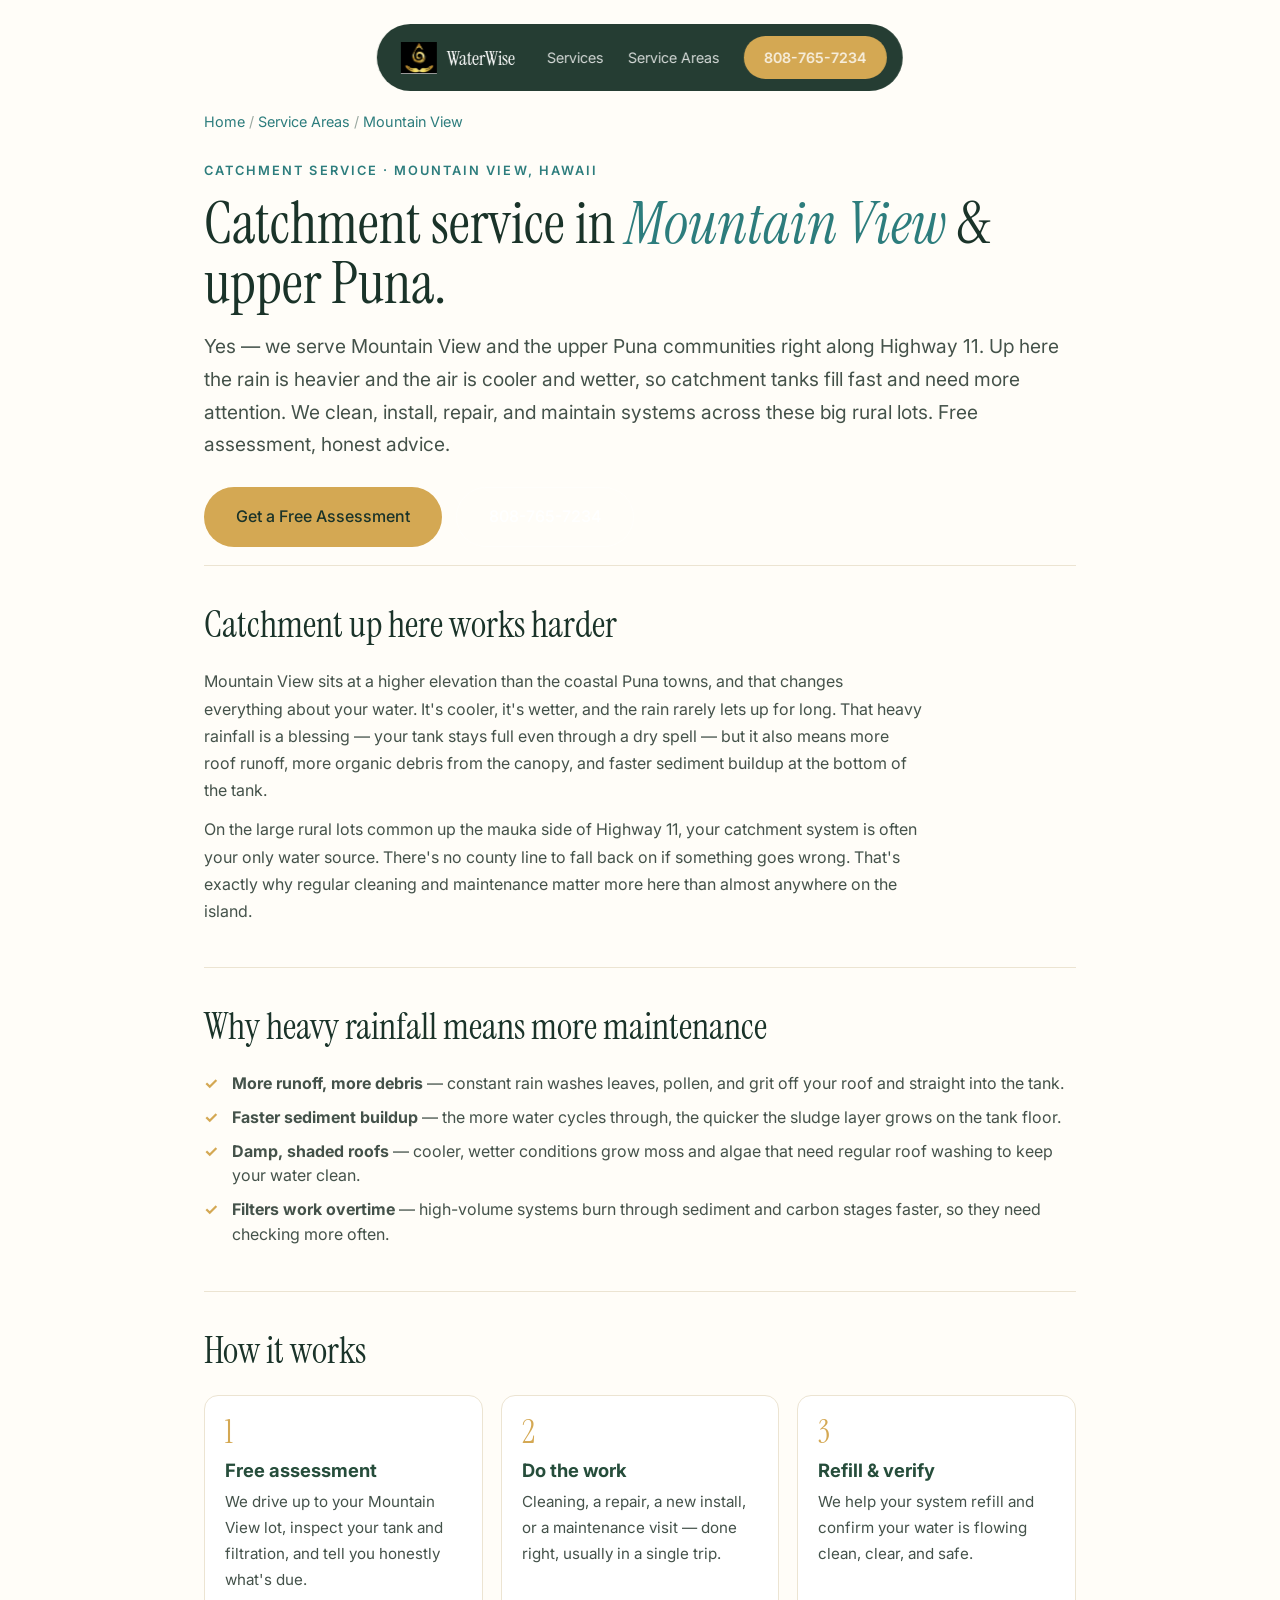
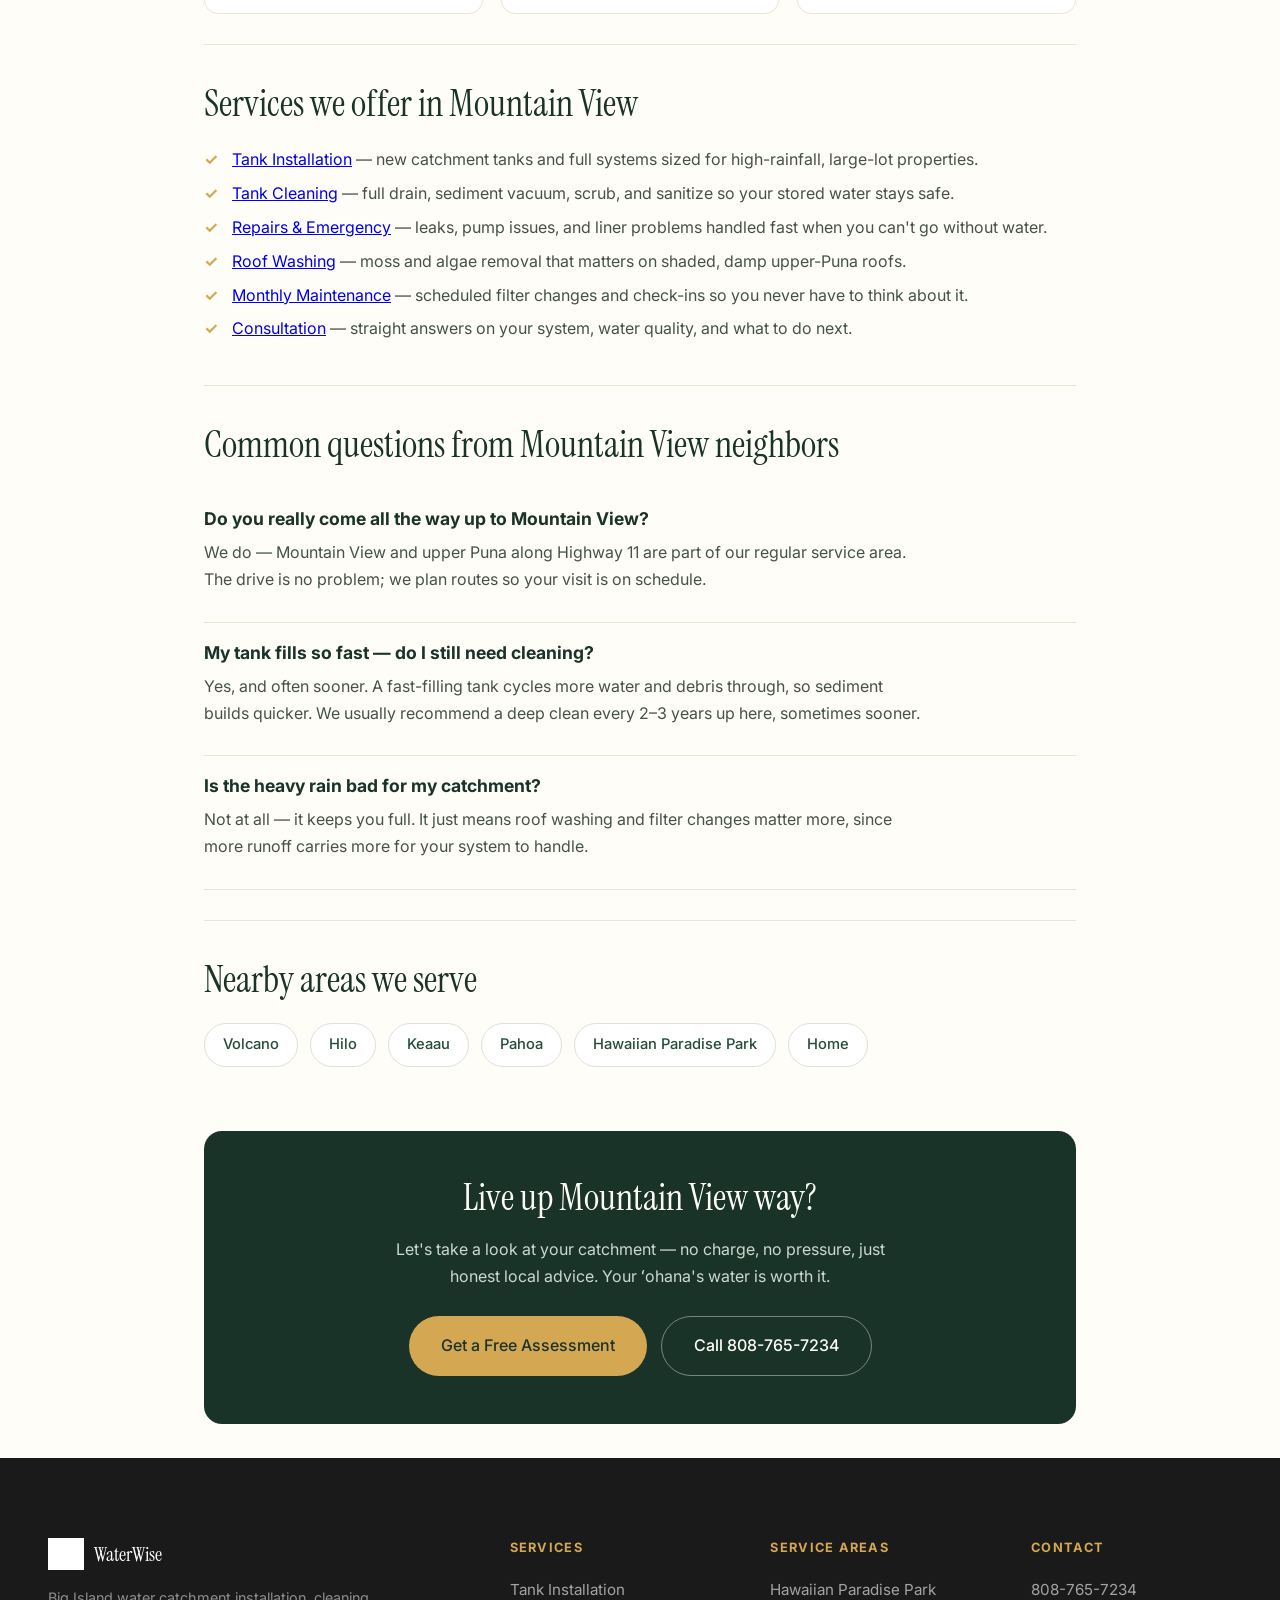
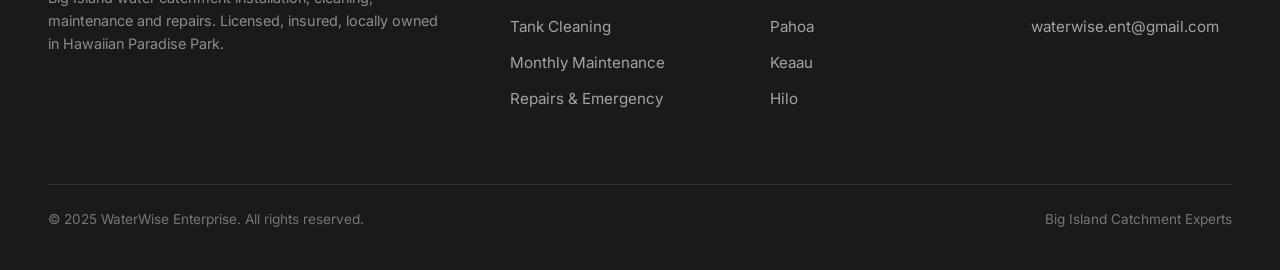
<file: service-area/mountain-view.html>
<!DOCTYPE html>
<html lang="en">
<head>
    <meta charset="UTF-8">
    <meta name="viewport" content="width=device-width, initial-scale=1.0">
    <title>Catchment Service in Mountain View, Hawaii | WaterWise Enterprise</title>
    <meta name="description" content="Yes — WaterWise serves Mountain View & upper Puna. Tank cleaning, installs, repairs and maintenance for high-rainfall catchment systems. Free assessment. 808-765-7234.">
    <meta name="keywords" content="catchment service Mountain View Hawaii, water tank cleaning Mountain View, upper Puna catchment, Mountain View tank installation">
    <link rel="canonical" href="https://www.waterwiseent.com/service-area/mountain-view">
    <meta name="robots" content="index, follow">

    <meta property="og:type" content="website">
    <meta property="og:title" content="Catchment Service in Mountain View, Hawaii | WaterWise Enterprise">
    <meta property="og:description" content="WaterWise serves Mountain View & upper Puna — cleaning, installs, repairs and maintenance for high-rainfall catchment systems.">
    <meta property="og:url" content="https://www.waterwiseent.com/service-area/mountain-view">
    <meta property="og:image" content="https://www.waterwiseent.com/tank-after.jpg">
    <meta property="og:locale" content="en_US">
    <meta name="twitter:card" content="summary_large_image">
    <meta name="twitter:title" content="Catchment Service in Mountain View, Hawaii">
    <meta name="twitter:description" content="WaterWise serves Mountain View & upper Puna — cleaning, installs, repairs and maintenance for catchment systems.">
    <meta name="twitter:image" content="https://www.waterwiseent.com/tank-after.jpg">

    <link rel="icon" type="image/png" href="../logo.png">
    <link rel="apple-touch-icon" href="../logo.png">
    <link rel="preconnect" href="https://fonts.googleapis.com">
    <link rel="preconnect" href="https://fonts.gstatic.com" crossorigin>
    <link href="https://fonts.googleapis.com/css2?family=Instrument+Serif:ital@0;1&family=Inter:wght@400;500;600&display=swap" rel="stylesheet">
    <link rel="stylesheet" href="../styles.css">
    <style>
        .subpage-main { max-width: 920px; margin: 0 auto; padding: 0 24px; }
        .breadcrumb { max-width: 920px; margin: 110px auto 0; padding: 0 24px; font-size: .9rem; color: var(--ocean); }
        .breadcrumb a { color: var(--ocean); text-decoration: none; }
        .breadcrumb a:hover { text-decoration: underline; }
        .breadcrumb span { color: #9aa8a0; }
        .subpage-hero { padding: 28px 0 8px; }
        .subpage-hero .kicker { text-transform: uppercase; letter-spacing: .16em; font-size: .8rem; font-weight: 600; color: var(--ocean); }
        .subpage-hero h1 { font-family: 'Instrument Serif', serif; font-weight: 400; font-size: clamp(2.4rem, 5vw, 3.6rem); color: var(--forest); line-height: 1.05; margin: 12px 0 16px; }
        .subpage-hero h1 i { color: var(--ocean); font-style: italic; }
        .lead-answer { font-size: 1.2rem; line-height: 1.6; color: #34423b; max-width: 70ch; }
        .subpage-cta-row { display: flex; gap: 14px; flex-wrap: wrap; margin: 26px 0 10px; }
        .subpage section { padding: 30px 0; border-top: 1px solid #ece4d2; }
        .subpage h2 { font-family: 'Instrument Serif', serif; font-weight: 400; font-size: clamp(1.7rem, 3.5vw, 2.3rem); color: var(--forest); margin-bottom: 14px; }
        .subpage h3 { font-size: 1.15rem; color: var(--forest-light); margin: 18px 0 6px; }
        .subpage p { color: #44524a; line-height: 1.7; margin-bottom: 12px; max-width: 72ch; }
        .subpage ul.ticks { list-style: none; margin: 8px 0 14px; }
        .subpage ul.ticks li { position: relative; padding-left: 28px; margin-bottom: 9px; color: #44524a; line-height: 1.55; }
        .subpage ul.ticks li::before { content: '✓'; position: absolute; left: 0; color: var(--gold); font-weight: 700; }
        .steps { display: grid; grid-template-columns: repeat(auto-fit, minmax(200px, 1fr)); gap: 18px; margin-top: 14px; }
        .step { background: #fff; border: 1px solid #ece4d2; border-radius: 14px; padding: 20px; }
        .step .n { font-family: 'Instrument Serif', serif; font-size: 2rem; color: var(--gold); line-height: 1; }
        .step h3 { margin: 8px 0 4px; }
        .step p { font-size: .95rem; margin: 0; }
        .related { display: flex; gap: 12px; flex-wrap: wrap; margin-top: 14px; }
        .related a { background: #fff; border: 1px solid #dde3d8; border-radius: 100px; padding: 9px 18px; color: var(--forest-light); text-decoration: none; font-size: .92rem; font-weight: 500; }
        .related a:hover { border-color: var(--gold); color: var(--forest); }
        .cta-band { background: var(--forest); color: var(--cream); border-radius: 18px; padding: 38px 34px; margin: 34px 0; text-align: center; }
        .cta-band h2 { color: var(--cream); margin-bottom: 8px; }
        .cta-band p { color: #cdd8cf; max-width: 52ch; margin: 0 auto 20px; }
        .cta-band .subpage-cta-row { justify-content: center; }
        .faq-block .faq-item { border-bottom: 1px solid #ece4d2; padding: 16px 0; }
        .faq-block h3 { color: var(--forest); margin: 0 0 6px; font-size: 1.1rem; }
    </style>

    <script type="application/ld+json">
    {
        "@context": "https://schema.org",
        "@type": "Service",
        "serviceType": "Water Catchment Services",
        "name": "Water Catchment Services in Mountain View, Hawaii",
        "description": "Catchment tank cleaning, installation, repairs, roof washing and maintenance for Mountain View and upper Puna homes, built for the area's high elevation and heavy rainfall.",
        "provider": {
            "@type": "LocalBusiness",
            "name": "WaterWise Enterprise",
            "telephone": "+1-808-765-7234",
            "email": "waterwise.ent@gmail.com",
            "address": {
                "@type": "PostalAddress",
                "addressLocality": "Hawaiian Paradise Park",
                "addressRegion": "HI",
                "addressCountry": "US"
            },
            "url": "https://www.waterwiseent.com"
        },
        "areaServed": { "@type": "Place", "name": "Mountain View, HI" },
        "url": "https://www.waterwiseent.com/service-area/mountain-view"
    }
    </script>
    <script type="application/ld+json">
    {
        "@context": "https://schema.org",
        "@type": "BreadcrumbList",
        "itemListElement": [
            { "@type": "ListItem", "position": 1, "name": "Home", "item": "https://www.waterwiseent.com/" },
            { "@type": "ListItem", "position": 2, "name": "Service Areas", "item": "https://www.waterwiseent.com/#areas" },
            { "@type": "ListItem", "position": 3, "name": "Mountain View", "item": "https://www.waterwiseent.com/service-area/mountain-view" }
        ]
    }
    </script>
</head>
<body>

    <header>
        <a href="/" class="logo">
            <img src="../logo.png" alt="WaterWise Enterprise">
            <span>WaterWise</span>
        </a>
        <div class="header-links">
            <a href="/#services">Services</a>
            <a href="/#areas">Service Areas</a>
            <a href="tel:808-765-7234" class="header-btn">808-765-7234</a>
        </div>
    </header>

    <nav class="breadcrumb" aria-label="Breadcrumb">
        <a href="/">Home</a> <span>/</span> <a href="/#areas">Service Areas</a> <span>/</span> Mountain View
    </nav>

    <main class="subpage">
        <div class="subpage-main">
            <div class="subpage-hero">
                <div class="kicker">Catchment Service · Mountain View, Hawaii</div>
                <h1>Catchment service in <i>Mountain View</i> &amp; upper Puna.</h1>
                <p class="lead-answer">Yes — we serve Mountain View and the upper Puna communities right along Highway 11. Up here the rain is heavier and the air is cooler and wetter, so catchment tanks fill fast and need more attention. We clean, install, repair, and maintain systems across these big rural lots. Free assessment, honest advice.</p>
                <div class="subpage-cta-row">
                    <a href="/#contact" class="btn btn-gold">Get a Free Assessment</a>
                    <a href="tel:808-765-7234" class="btn btn-outline">808-765-7234</a>
                </div>
            </div>

            <section>
                <h2>Catchment up here works harder</h2>
                <p>Mountain View sits at a higher elevation than the coastal Puna towns, and that changes everything about your water. It's cooler, it's wetter, and the rain rarely lets up for long. That heavy rainfall is a blessing — your tank stays full even through a dry spell — but it also means more roof runoff, more organic debris from the canopy, and faster sediment buildup at the bottom of the tank.</p>
                <p>On the large rural lots common up the mauka side of Highway 11, your catchment system is often your only water source. There's no county line to fall back on if something goes wrong. That's exactly why regular cleaning and maintenance matter more here than almost anywhere on the island.</p>
            </section>

            <section>
                <h2>Why heavy rainfall means more maintenance</h2>
                <ul class="ticks">
                    <li><strong>More runoff, more debris</strong> — constant rain washes leaves, pollen, and grit off your roof and straight into the tank.</li>
                    <li><strong>Faster sediment buildup</strong> — the more water cycles through, the quicker the sludge layer grows on the tank floor.</li>
                    <li><strong>Damp, shaded roofs</strong> — cooler, wetter conditions grow moss and algae that need regular roof washing to keep your water clean.</li>
                    <li><strong>Filters work overtime</strong> — high-volume systems burn through sediment and carbon stages faster, so they need checking more often.</li>
                </ul>
            </section>

            <section>
                <h2>How it works</h2>
                <div class="steps">
                    <div class="step"><div class="n">1</div><h3>Free assessment</h3><p>We drive up to your Mountain View lot, inspect your tank and filtration, and tell you honestly what's due.</p></div>
                    <div class="step"><div class="n">2</div><h3>Do the work</h3><p>Cleaning, a repair, a new install, or a maintenance visit — done right, usually in a single trip.</p></div>
                    <div class="step"><div class="n">3</div><h3>Refill &amp; verify</h3><p>We help your system refill and confirm your water is flowing clean, clear, and safe.</p></div>
                </div>
            </section>

            <section>
                <h2>Services we offer in Mountain View</h2>
                <ul class="ticks">
                    <li><a href="/services/tank-installation">Tank Installation</a> — new catchment tanks and full systems sized for high-rainfall, large-lot properties.</li>
                    <li><a href="/services/tank-cleaning">Tank Cleaning</a> — full drain, sediment vacuum, scrub, and sanitize so your stored water stays safe.</li>
                    <li><a href="/services/catchment-repairs">Repairs &amp; Emergency</a> — leaks, pump issues, and liner problems handled fast when you can't go without water.</li>
                    <li><a href="/services/roof-washing">Roof Washing</a> — moss and algae removal that matters on shaded, damp upper-Puna roofs.</li>
                    <li><a href="/services/maintenance-plans">Monthly Maintenance</a> — scheduled filter changes and check-ins so you never have to think about it.</li>
                    <li><a href="/services/catchment-consultation">Consultation</a> — straight answers on your system, water quality, and what to do next.</li>
                </ul>
            </section>

            <section class="faq-block">
                <h2>Common questions from Mountain View neighbors</h2>
                <div class="faq-item"><h3>Do you really come all the way up to Mountain View?</h3><p>We do — Mountain View and upper Puna along Highway 11 are part of our regular service area. The drive is no problem; we plan routes so your visit is on schedule.</p></div>
                <div class="faq-item"><h3>My tank fills so fast — do I still need cleaning?</h3><p>Yes, and often sooner. A fast-filling tank cycles more water and debris through, so sediment builds quicker. We usually recommend a deep clean every 2–3 years up here, sometimes sooner.</p></div>
                <div class="faq-item"><h3>Is the heavy rain bad for my catchment?</h3><p>Not at all — it keeps you full. It just means roof washing and filter changes matter more, since more runoff carries more for your system to handle.</p></div>
            </section>

            <section>
                <h2>Nearby areas we serve</h2>
                <div class="related">
                    <a href="/service-area/volcano">Volcano</a>
                    <a href="/service-area/hilo">Hilo</a>
                    <a href="/service-area/keaau">Keaau</a>
                    <a href="/service-area/pahoa">Pahoa</a>
                    <a href="/service-area/hawaiian-paradise-park">Hawaiian Paradise Park</a>
                    <a href="/">Home</a>
                </div>
            </section>

            <div class="cta-band">
                <h2>Live up Mountain View way?</h2>
                <p>Let's take a look at your catchment — no charge, no pressure, just honest local advice. Your ʻohana's water is worth it.</p>
                <div class="subpage-cta-row">
                    <a href="/#contact" class="btn btn-gold">Get a Free Assessment</a>
                    <a href="tel:808-765-7234" class="btn btn-outline" style="color:var(--cream);border-color:rgba(255,255,255,.4)">Call 808-765-7234</a>
                </div>
            </div>
        </div>
    </main>

    <footer>
        <div class="footer-inner">
            <div class="footer-brand">
                <a href="/" class="logo">
                    <img src="../logo.png" alt="WaterWise" style="filter: brightness(0) invert(1);">
                    <span>WaterWise</span>
                </a>
                <p>Big Island water catchment installation, cleaning, maintenance and repairs. Licensed, insured, locally owned in Hawaiian Paradise Park.</p>
            </div>
            <div>
                <h4>Services</h4>
                <a href="/services/tank-installation">Tank Installation</a>
                <a href="/services/tank-cleaning">Tank Cleaning</a>
                <a href="/services/maintenance-plans">Monthly Maintenance</a>
                <a href="/services/catchment-repairs">Repairs &amp; Emergency</a>
            </div>
            <div>
                <h4>Service Areas</h4>
                <a href="/service-area/hawaiian-paradise-park">Hawaiian Paradise Park</a>
                <a href="/service-area/pahoa">Pahoa</a>
                <a href="/service-area/keaau">Keaau</a>
                <a href="/service-area/hilo">Hilo</a>
            </div>
            <div>
                <h4>Contact</h4>
                <a href="tel:808-765-7234">808-765-7234</a>
                <a href="mailto:waterwise.ent@gmail.com">waterwise.ent@gmail.com</a>
            </div>
        </div>
        <div class="footer-bottom">
            <p>© 2025 WaterWise Enterprise. All rights reserved.</p>
            <p>Big Island Catchment Experts</p>
        </div>
    </footer>

</body>
</html>
</file>
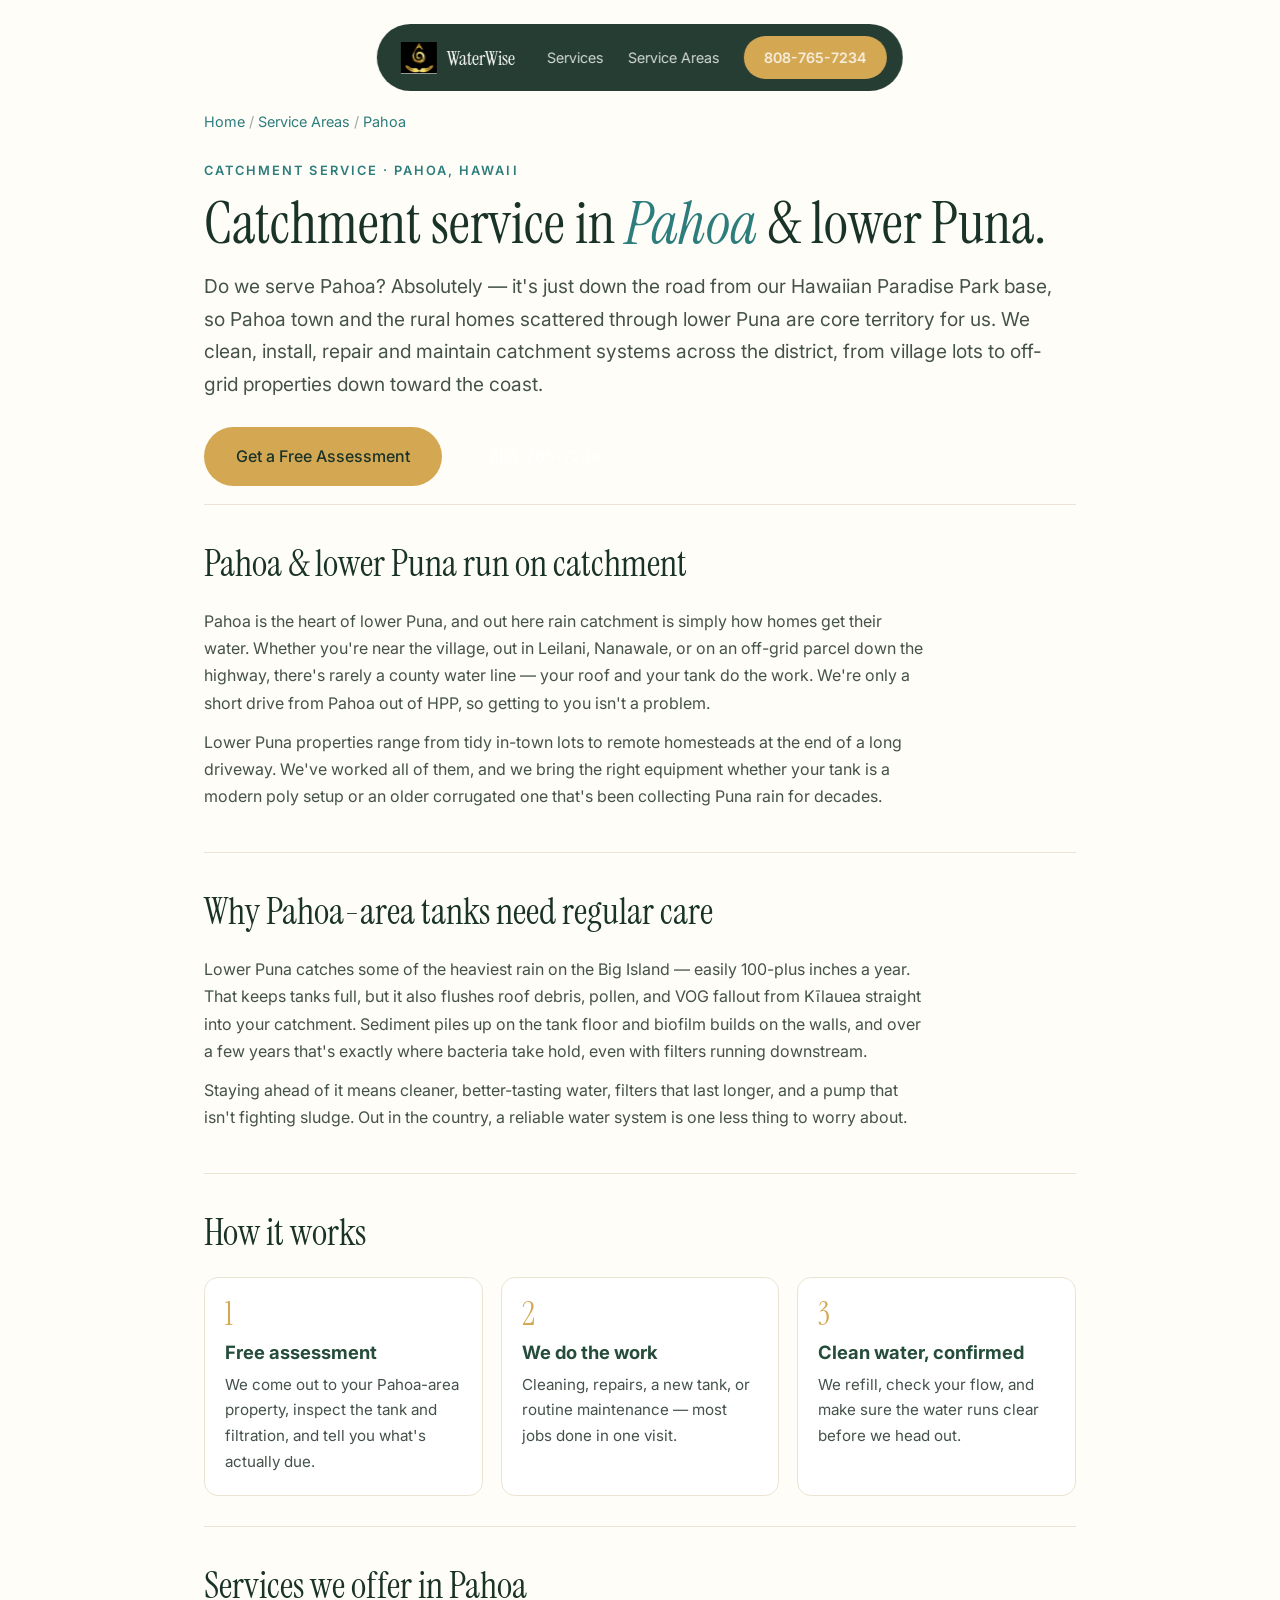
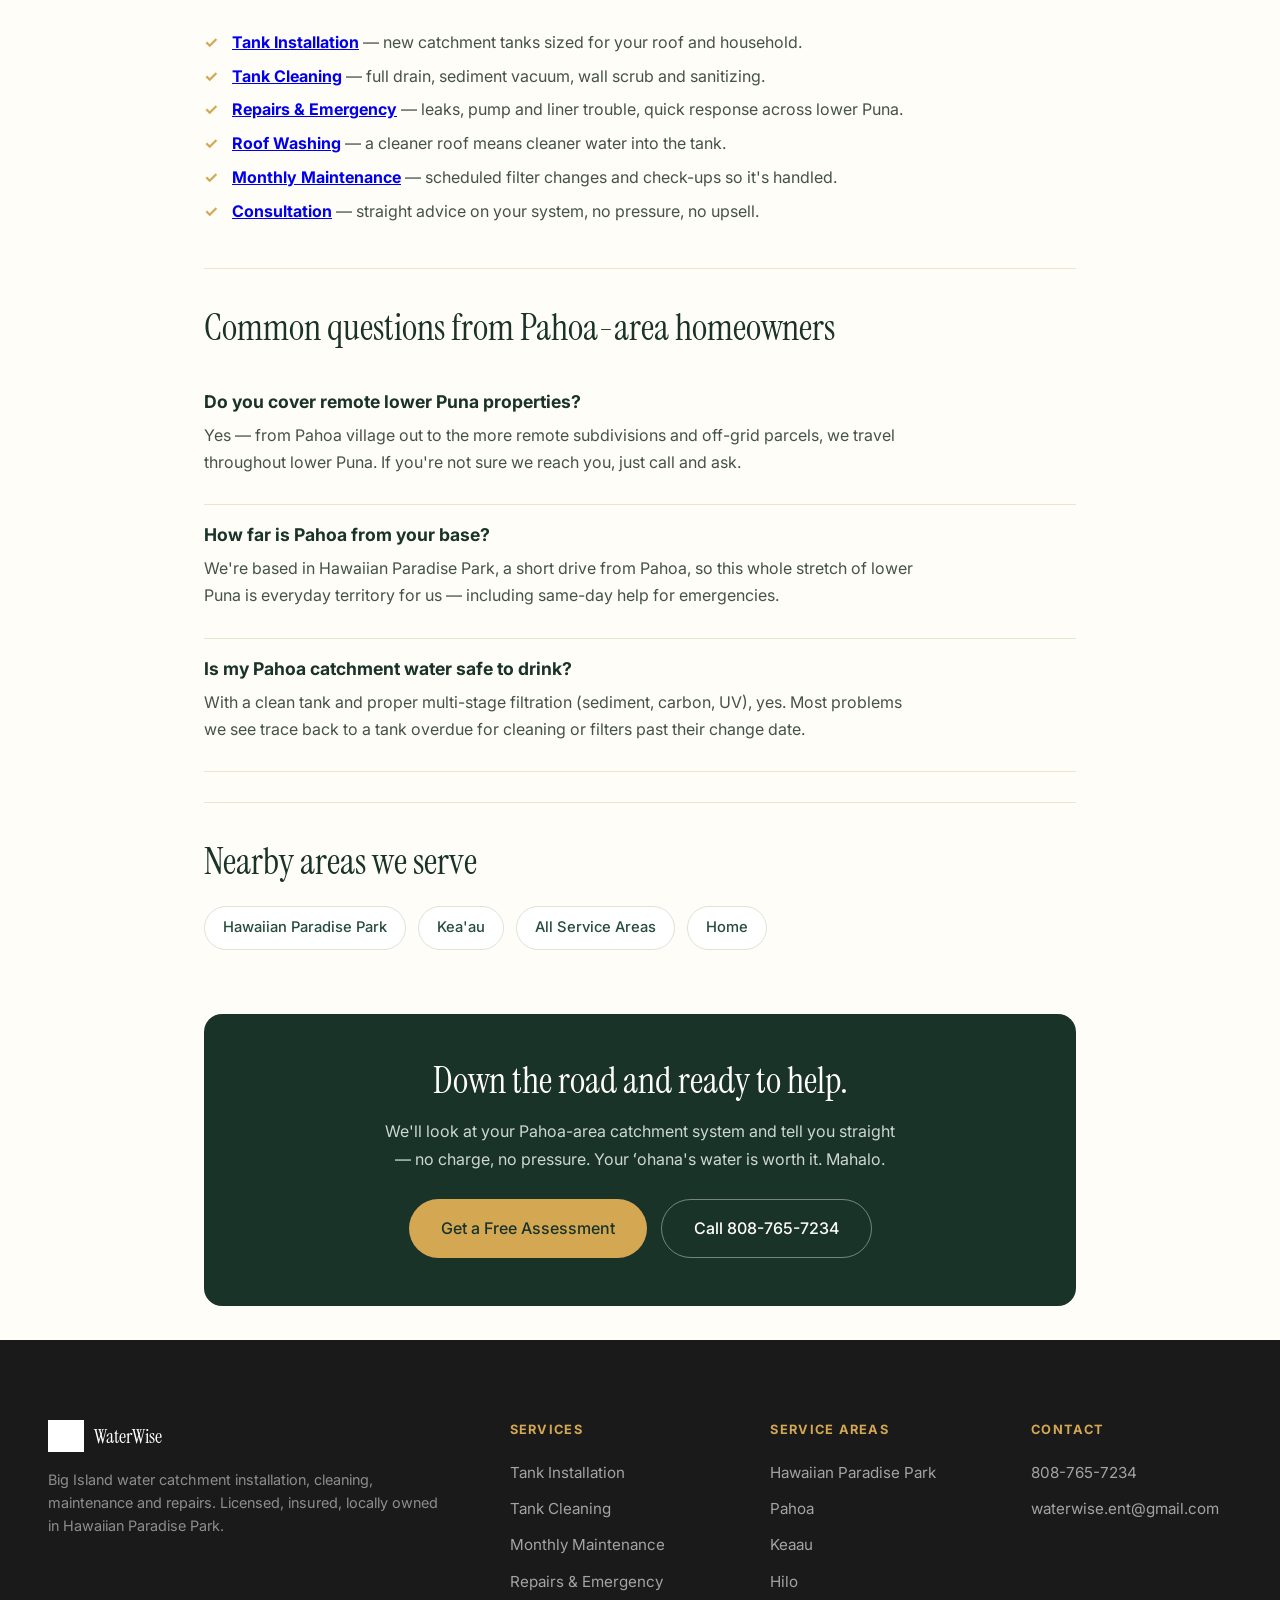
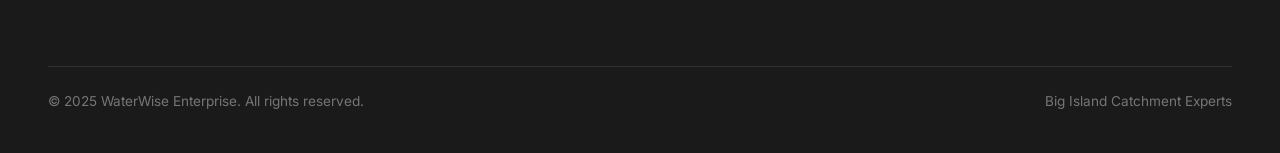
<file: service-area/pahoa.html>
<!DOCTYPE html>
<html lang="en">
<head>
    <meta charset="UTF-8">
    <meta name="viewport" content="width=device-width, initial-scale=1.0">
    <title>Catchment Service in Pahoa & Lower Puna | WaterWise Enterprise</title>
    <meta name="description" content="Water catchment cleaning, installation, repairs & maintenance in Pahoa and lower Puna. Serving rural catchment homes across the district. Call 808-765-7234.">
    <meta name="keywords" content="catchment service Pahoa, lower Puna water tank cleaning, Pahoa catchment, water catchment Pahoa Hawaii">
    <link rel="canonical" href="https://www.waterwiseent.com/service-area/pahoa">
    <meta name="robots" content="index, follow">

    <meta property="og:type" content="website">
    <meta property="og:title" content="Catchment Service in Pahoa & Lower Puna | WaterWise Enterprise">
    <meta property="og:description" content="Catchment tank cleaning, installation, repairs and maintenance for Pahoa town and rural lower Puna homes.">
    <meta property="og:url" content="https://www.waterwiseent.com/service-area/pahoa">
    <meta property="og:image" content="https://www.waterwiseent.com/tank-after.jpg">
    <meta property="og:locale" content="en_US">
    <meta name="twitter:card" content="summary_large_image">
    <meta name="twitter:title" content="Catchment Service in Pahoa & Lower Puna">
    <meta name="twitter:description" content="Catchment tank cleaning, installation, repairs and maintenance for Pahoa and lower Puna.">
    <meta name="twitter:image" content="https://www.waterwiseent.com/tank-after.jpg">

    <link rel="icon" type="image/png" href="../logo.png">
    <link rel="apple-touch-icon" href="../logo.png">
    <link rel="preconnect" href="https://fonts.googleapis.com">
    <link rel="preconnect" href="https://fonts.gstatic.com" crossorigin>
    <link href="https://fonts.googleapis.com/css2?family=Instrument+Serif:ital@0;1&family=Inter:wght@400;500;600&display=swap" rel="stylesheet">
    <link rel="stylesheet" href="../styles.css">
    <style>
        .subpage-main { max-width: 920px; margin: 0 auto; padding: 0 24px; }
        .breadcrumb { max-width: 920px; margin: 110px auto 0; padding: 0 24px; font-size: .9rem; color: var(--ocean); }
        .breadcrumb a { color: var(--ocean); text-decoration: none; }
        .breadcrumb a:hover { text-decoration: underline; }
        .breadcrumb span { color: #9aa8a0; }
        .subpage-hero { padding: 28px 0 8px; }
        .subpage-hero .kicker { text-transform: uppercase; letter-spacing: .16em; font-size: .8rem; font-weight: 600; color: var(--ocean); }
        .subpage-hero h1 { font-family: 'Instrument Serif', serif; font-weight: 400; font-size: clamp(2.4rem, 5vw, 3.6rem); color: var(--forest); line-height: 1.05; margin: 12px 0 16px; }
        .subpage-hero h1 i { color: var(--ocean); font-style: italic; }
        .lead-answer { font-size: 1.2rem; line-height: 1.6; color: #34423b; max-width: 70ch; }
        .subpage-cta-row { display: flex; gap: 14px; flex-wrap: wrap; margin: 26px 0 10px; }
        .subpage section { padding: 30px 0; border-top: 1px solid #ece4d2; }
        .subpage h2 { font-family: 'Instrument Serif', serif; font-weight: 400; font-size: clamp(1.7rem, 3.5vw, 2.3rem); color: var(--forest); margin-bottom: 14px; }
        .subpage h3 { font-size: 1.15rem; color: var(--forest-light); margin: 18px 0 6px; }
        .subpage p { color: #44524a; line-height: 1.7; margin-bottom: 12px; max-width: 72ch; }
        .subpage ul.ticks { list-style: none; margin: 8px 0 14px; }
        .subpage ul.ticks li { position: relative; padding-left: 28px; margin-bottom: 9px; color: #44524a; line-height: 1.55; }
        .subpage ul.ticks li::before { content: '✓'; position: absolute; left: 0; color: var(--gold); font-weight: 700; }
        .steps { display: grid; grid-template-columns: repeat(auto-fit, minmax(200px, 1fr)); gap: 18px; margin-top: 14px; }
        .step { background: #fff; border: 1px solid #ece4d2; border-radius: 14px; padding: 20px; }
        .step .n { font-family: 'Instrument Serif', serif; font-size: 2rem; color: var(--gold); line-height: 1; }
        .step h3 { margin: 8px 0 4px; }
        .step p { font-size: .95rem; margin: 0; }
        .related { display: flex; gap: 12px; flex-wrap: wrap; margin-top: 14px; }
        .related a { background: #fff; border: 1px solid #dde3d8; border-radius: 100px; padding: 9px 18px; color: var(--forest-light); text-decoration: none; font-size: .92rem; font-weight: 500; }
        .related a:hover { border-color: var(--gold); color: var(--forest); }
        .cta-band { background: var(--forest); color: var(--cream); border-radius: 18px; padding: 38px 34px; margin: 34px 0; text-align: center; }
        .cta-band h2 { color: var(--cream); margin-bottom: 8px; }
        .cta-band p { color: #cdd8cf; max-width: 52ch; margin: 0 auto 20px; }
        .cta-band .subpage-cta-row { justify-content: center; }
        .faq-block .faq-item { border-bottom: 1px solid #ece4d2; padding: 16px 0; }
        .faq-block h3 { color: var(--forest); margin: 0 0 6px; font-size: 1.1rem; }
    </style>

    <script type="application/ld+json">
    {
        "@context": "https://schema.org",
        "@type": "Service",
        "serviceType": "Water Catchment Services",
        "name": "Water Catchment Services in Pahoa, Hawaii",
        "description": "Catchment tank cleaning, installation, repairs and monthly maintenance for Pahoa town and rural lower Puna homes on the Big Island of Hawaii.",
        "provider": {
            "@type": "LocalBusiness",
            "name": "WaterWise Enterprise",
            "telephone": "+1-808-765-7234",
            "email": "waterwise.ent@gmail.com",
            "address": {
                "@type": "PostalAddress",
                "addressLocality": "Hawaiian Paradise Park",
                "addressRegion": "HI",
                "addressCountry": "US"
            },
            "url": "https://www.waterwiseent.com"
        },
        "areaServed": { "@type": "Place", "name": "Pahoa, HI" },
        "url": "https://www.waterwiseent.com/service-area/pahoa"
    }
    </script>
    <script type="application/ld+json">
    {
        "@context": "https://schema.org",
        "@type": "BreadcrumbList",
        "itemListElement": [
            { "@type": "ListItem", "position": 1, "name": "Home", "item": "https://www.waterwiseent.com/" },
            { "@type": "ListItem", "position": 2, "name": "Service Areas", "item": "https://www.waterwiseent.com/#areas" },
            { "@type": "ListItem", "position": 3, "name": "Pahoa", "item": "https://www.waterwiseent.com/service-area/pahoa" }
        ]
    }
    </script>
</head>
<body>

    <header>
        <a href="/" class="logo">
            <img src="../logo.png" alt="WaterWise Enterprise">
            <span>WaterWise</span>
        </a>
        <div class="header-links">
            <a href="/#services">Services</a>
            <a href="/#areas">Service Areas</a>
            <a href="tel:808-765-7234" class="header-btn">808-765-7234</a>
        </div>
    </header>

    <nav class="breadcrumb" aria-label="Breadcrumb">
        <a href="/">Home</a> <span>/</span> <a href="/#areas">Service Areas</a> <span>/</span> Pahoa
    </nav>

    <main class="subpage">
        <div class="subpage-main">
            <div class="subpage-hero">
                <div class="kicker">Catchment Service · Pahoa, Hawaii</div>
                <h1>Catchment service in <i>Pahoa</i> &amp; lower Puna.</h1>
                <p class="lead-answer">Do we serve Pahoa? Absolutely — it's just down the road from our Hawaiian Paradise Park base, so Pahoa town and the rural homes scattered through lower Puna are core territory for us. We clean, install, repair and maintain catchment systems across the district, from village lots to off-grid properties down toward the coast.</p>
                <div class="subpage-cta-row">
                    <a href="/#contact" class="btn btn-gold">Get a Free Assessment</a>
                    <a href="tel:808-765-7234" class="btn btn-outline">808-765-7234</a>
                </div>
            </div>

            <section>
                <h2>Pahoa &amp; lower Puna run on catchment</h2>
                <p>Pahoa is the heart of lower Puna, and out here rain catchment is simply how homes get their water. Whether you're near the village, out in Leilani, Nanawale, or on an off-grid parcel down the highway, there's rarely a county water line — your roof and your tank do the work. We're only a short drive from Pahoa out of HPP, so getting to you isn't a problem.</p>
                <p>Lower Puna properties range from tidy in-town lots to remote homesteads at the end of a long driveway. We've worked all of them, and we bring the right equipment whether your tank is a modern poly setup or an older corrugated one that's been collecting Puna rain for decades.</p>
            </section>

            <section>
                <h2>Why Pahoa-area tanks need regular care</h2>
                <p>Lower Puna catches some of the heaviest rain on the Big Island — easily 100-plus inches a year. That keeps tanks full, but it also flushes roof debris, pollen, and VOG fallout from Kīlauea straight into your catchment. Sediment piles up on the tank floor and biofilm builds on the walls, and over a few years that's exactly where bacteria take hold, even with filters running downstream.</p>
                <p>Staying ahead of it means cleaner, better-tasting water, filters that last longer, and a pump that isn't fighting sludge. Out in the country, a reliable water system is one less thing to worry about.</p>
            </section>

            <section>
                <h2>How it works</h2>
                <div class="steps">
                    <div class="step"><div class="n">1</div><h3>Free assessment</h3><p>We come out to your Pahoa-area property, inspect the tank and filtration, and tell you what's actually due.</p></div>
                    <div class="step"><div class="n">2</div><h3>We do the work</h3><p>Cleaning, repairs, a new tank, or routine maintenance — most jobs done in one visit.</p></div>
                    <div class="step"><div class="n">3</div><h3>Clean water, confirmed</h3><p>We refill, check your flow, and make sure the water runs clear before we head out.</p></div>
                </div>
            </section>

            <section>
                <h2>Services we offer in Pahoa</h2>
                <ul class="ticks">
                    <li><a href="/services/tank-installation"><strong>Tank Installation</strong></a> — new catchment tanks sized for your roof and household.</li>
                    <li><a href="/services/tank-cleaning"><strong>Tank Cleaning</strong></a> — full drain, sediment vacuum, wall scrub and sanitizing.</li>
                    <li><a href="/services/catchment-repairs"><strong>Repairs &amp; Emergency</strong></a> — leaks, pump and liner trouble, quick response across lower Puna.</li>
                    <li><a href="/services/roof-washing"><strong>Roof Washing</strong></a> — a cleaner roof means cleaner water into the tank.</li>
                    <li><a href="/services/maintenance-plans"><strong>Monthly Maintenance</strong></a> — scheduled filter changes and check-ups so it's handled.</li>
                    <li><a href="/services/catchment-consultation"><strong>Consultation</strong></a> — straight advice on your system, no pressure, no upsell.</li>
                </ul>
            </section>

            <section class="faq-block">
                <h2>Common questions from Pahoa-area homeowners</h2>
                <div class="faq-item"><h3>Do you cover remote lower Puna properties?</h3><p>Yes — from Pahoa village out to the more remote subdivisions and off-grid parcels, we travel throughout lower Puna. If you're not sure we reach you, just call and ask.</p></div>
                <div class="faq-item"><h3>How far is Pahoa from your base?</h3><p>We're based in Hawaiian Paradise Park, a short drive from Pahoa, so this whole stretch of lower Puna is everyday territory for us — including same-day help for emergencies.</p></div>
                <div class="faq-item"><h3>Is my Pahoa catchment water safe to drink?</h3><p>With a clean tank and proper multi-stage filtration (sediment, carbon, UV), yes. Most problems we see trace back to a tank overdue for cleaning or filters past their change date.</p></div>
            </section>

            <section>
                <h2>Nearby areas we serve</h2>
                <div class="related">
                    <a href="/service-area/hawaiian-paradise-park">Hawaiian Paradise Park</a>
                    <a href="/service-area/keaau">Kea'au</a>
                    <a href="/#areas">All Service Areas</a>
                    <a href="/">Home</a>
                </div>
            </section>

            <div class="cta-band">
                <h2>Down the road and ready to help.</h2>
                <p>We'll look at your Pahoa-area catchment system and tell you straight — no charge, no pressure. Your ʻohana's water is worth it. Mahalo.</p>
                <div class="subpage-cta-row">
                    <a href="/#contact" class="btn btn-gold">Get a Free Assessment</a>
                    <a href="tel:808-765-7234" class="btn btn-outline" style="color:var(--cream);border-color:rgba(255,255,255,.4)">Call 808-765-7234</a>
                </div>
            </div>
        </div>
    </main>

    <footer>
        <div class="footer-inner">
            <div class="footer-brand">
                <a href="/" class="logo">
                    <img src="../logo.png" alt="WaterWise" style="filter: brightness(0) invert(1);">
                    <span>WaterWise</span>
                </a>
                <p>Big Island water catchment installation, cleaning, maintenance and repairs. Licensed, insured, locally owned in Hawaiian Paradise Park.</p>
            </div>
            <div>
                <h4>Services</h4>
                <a href="/services/tank-installation">Tank Installation</a>
                <a href="/services/tank-cleaning">Tank Cleaning</a>
                <a href="/services/maintenance-plans">Monthly Maintenance</a>
                <a href="/services/catchment-repairs">Repairs &amp; Emergency</a>
            </div>
            <div>
                <h4>Service Areas</h4>
                <a href="/service-area/hawaiian-paradise-park">Hawaiian Paradise Park</a>
                <a href="/service-area/pahoa">Pahoa</a>
                <a href="/service-area/keaau">Keaau</a>
                <a href="/service-area/hilo">Hilo</a>
            </div>
            <div>
                <h4>Contact</h4>
                <a href="tel:808-765-7234">808-765-7234</a>
                <a href="mailto:waterwise.ent@gmail.com">waterwise.ent@gmail.com</a>
            </div>
        </div>
        <div class="footer-bottom">
            <p>© 2025 WaterWise Enterprise. All rights reserved.</p>
            <p>Big Island Catchment Experts</p>
        </div>
    </footer>

</body>
</html>
</file>
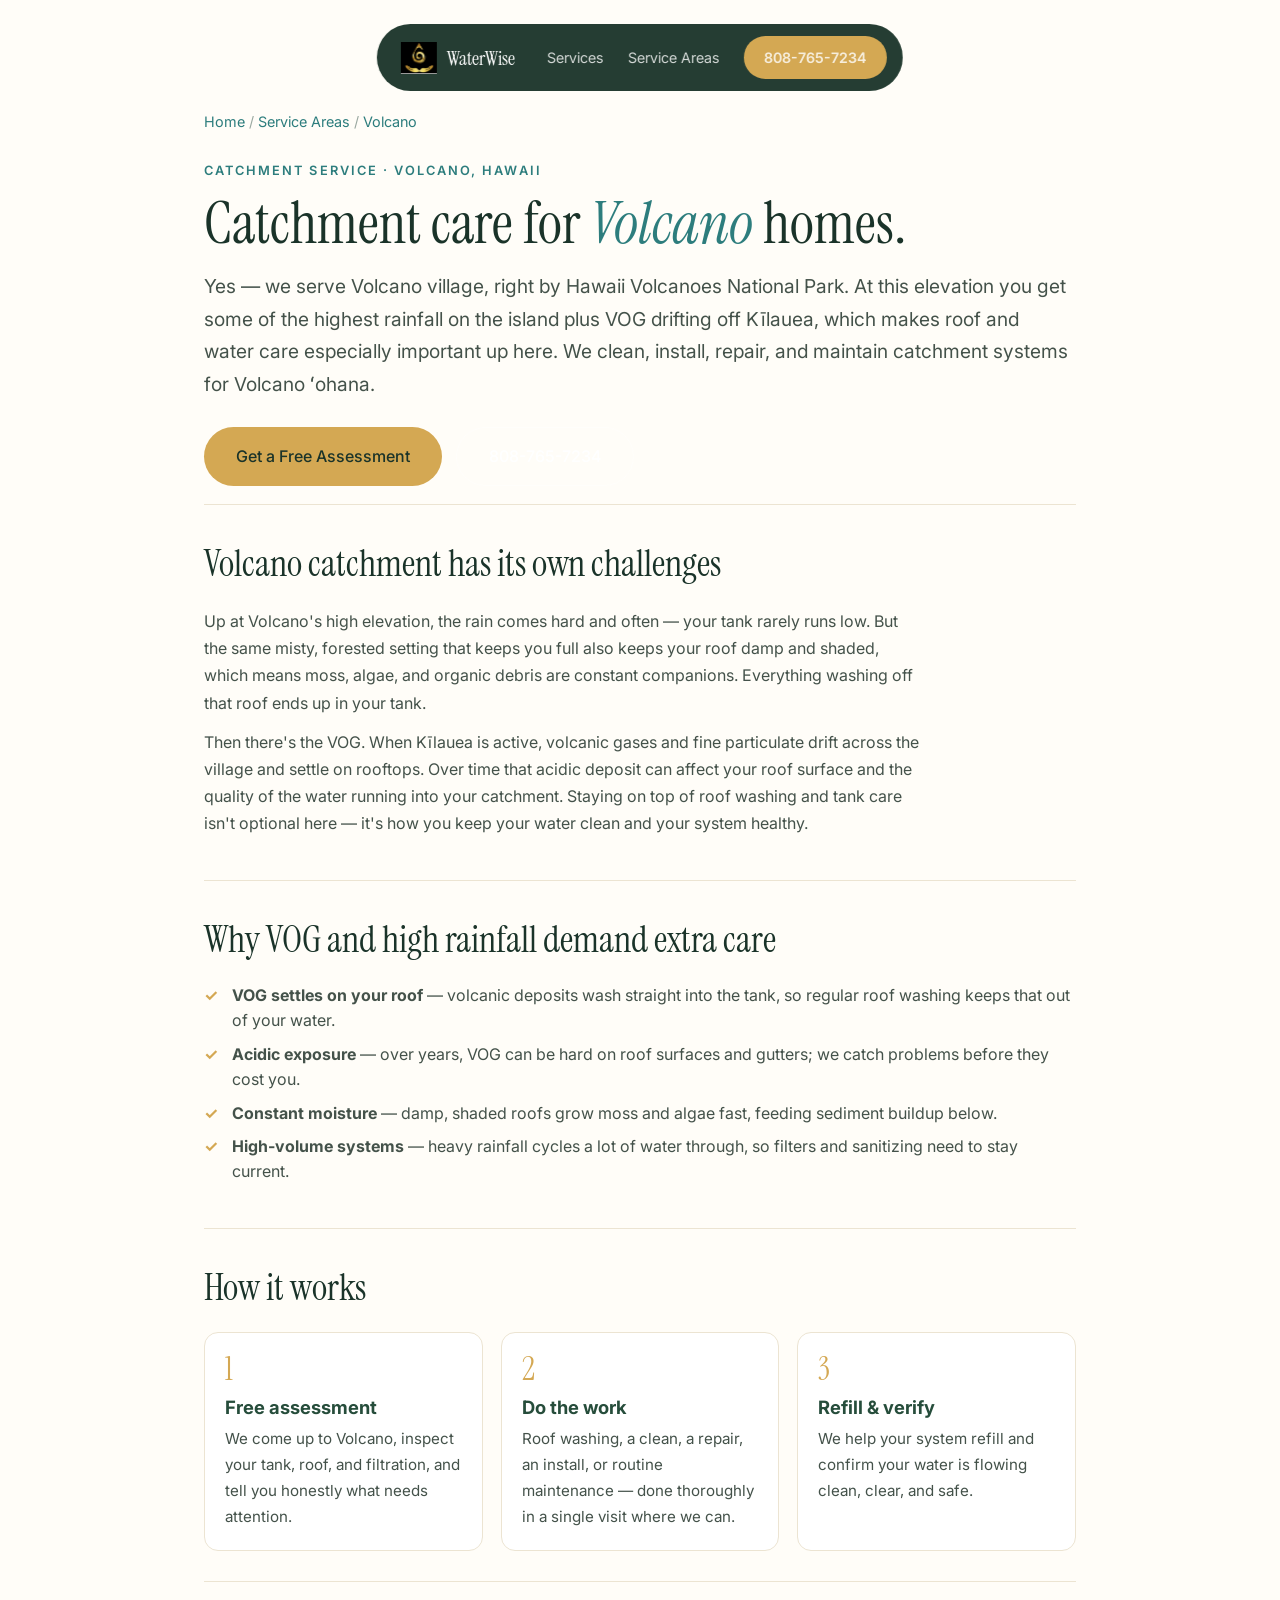
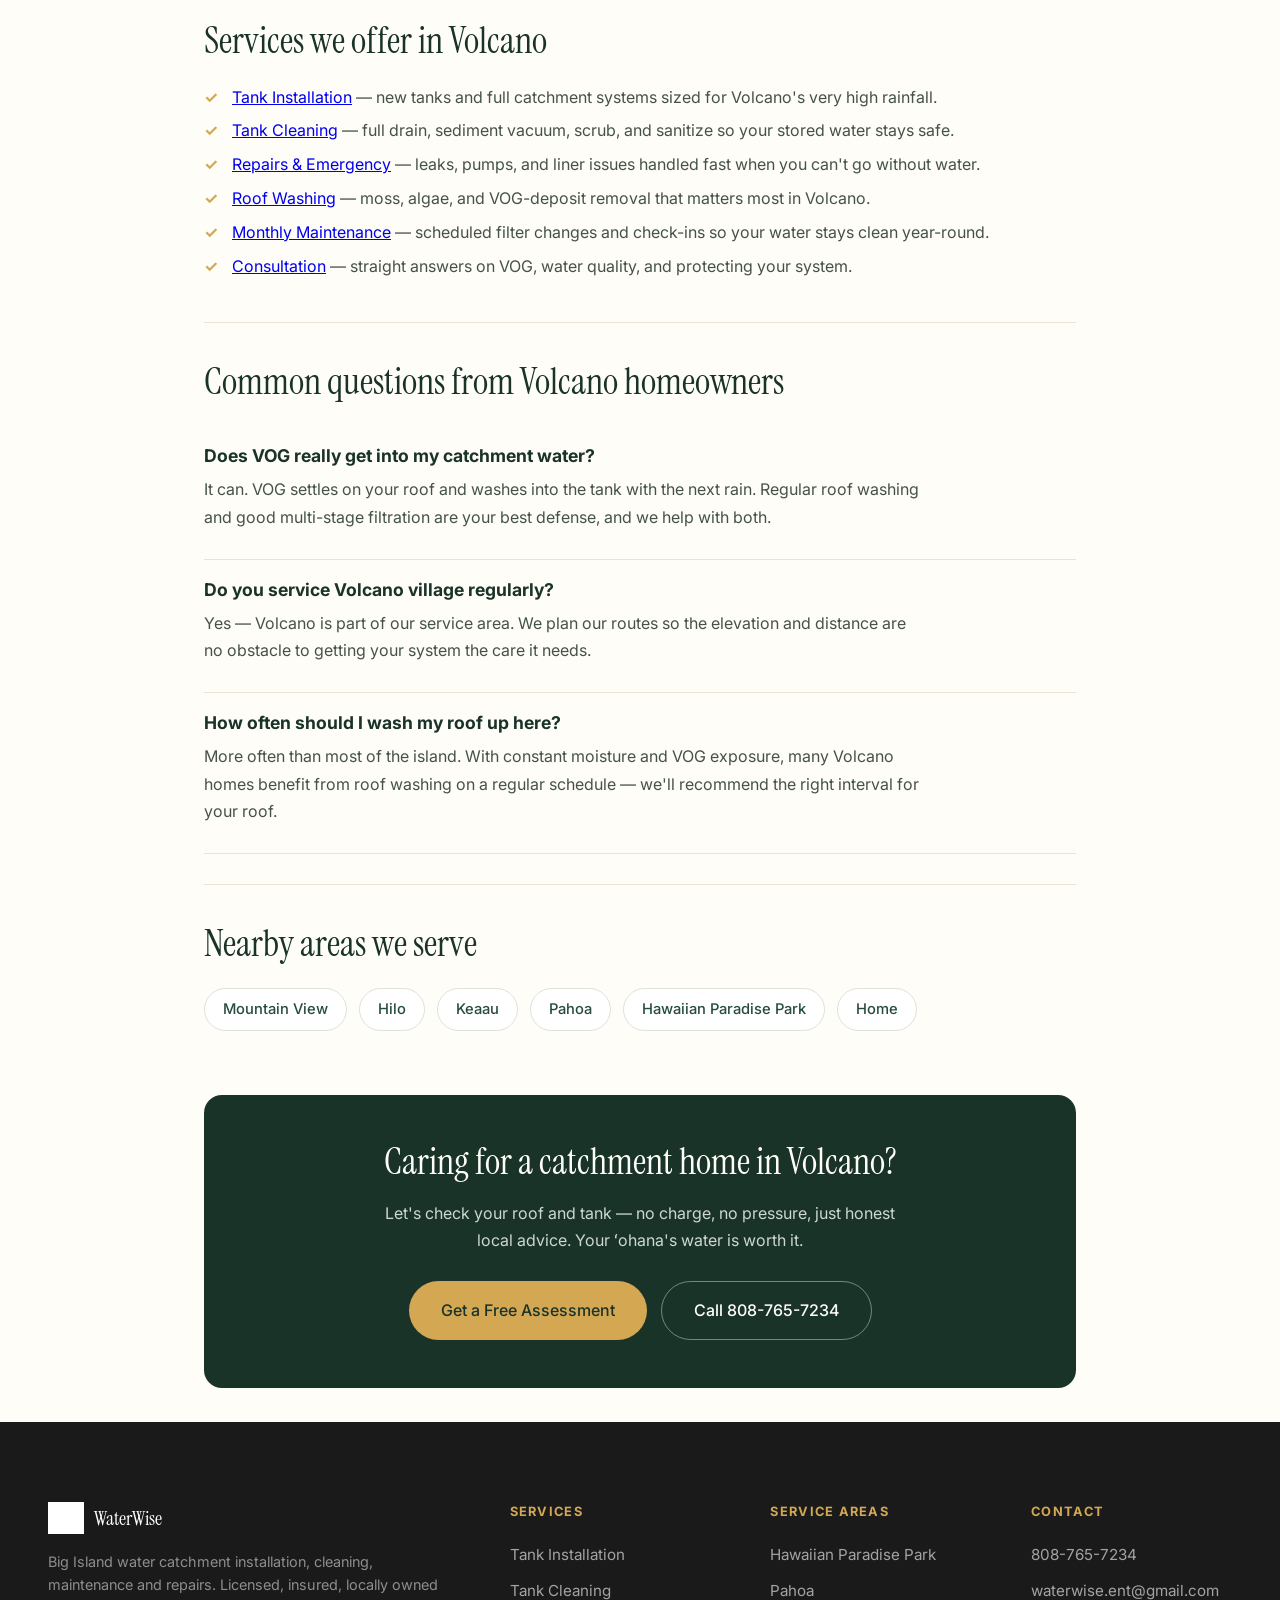
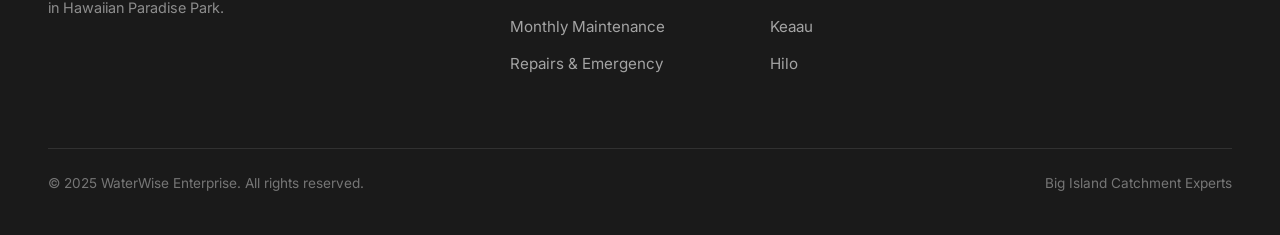
<file: service-area/volcano.html>
<!DOCTYPE html>
<html lang="en">
<head>
    <meta charset="UTF-8">
    <meta name="viewport" content="width=device-width, initial-scale=1.0">
    <title>Catchment Care for Volcano, Hawaii Homes | WaterWise Enterprise</title>
    <meta name="description" content="Yes — WaterWise serves Volcano village. High-rainfall, VOG-exposed catchment systems need extra roof and water care. Cleaning, repairs, installs & maintenance. 808-765-7234.">
    <meta name="keywords" content="catchment service Volcano Hawaii, water tank cleaning Volcano, VOG catchment care, Volcano village tank maintenance">
    <link rel="canonical" href="https://www.waterwiseent.com/service-area/volcano">
    <meta name="robots" content="index, follow">

    <meta property="og:type" content="website">
    <meta property="og:title" content="Catchment Care for Volcano, Hawaii Homes | WaterWise Enterprise">
    <meta property="og:description" content="WaterWise serves Volcano village — high-rainfall, VOG-exposed catchment systems get extra roof and water care. Cleaning, repairs, installs & maintenance.">
    <meta property="og:url" content="https://www.waterwiseent.com/service-area/volcano">
    <meta property="og:image" content="https://www.waterwiseent.com/tank-after.jpg">
    <meta property="og:locale" content="en_US">
    <meta name="twitter:card" content="summary_large_image">
    <meta name="twitter:title" content="Catchment Care for Volcano, Hawaii Homes">
    <meta name="twitter:description" content="WaterWise serves Volcano village — high-rainfall, VOG-exposed catchment systems get extra roof and water care.">
    <meta name="twitter:image" content="https://www.waterwiseent.com/tank-after.jpg">

    <link rel="icon" type="image/png" href="../logo.png">
    <link rel="apple-touch-icon" href="../logo.png">
    <link rel="preconnect" href="https://fonts.googleapis.com">
    <link rel="preconnect" href="https://fonts.gstatic.com" crossorigin>
    <link href="https://fonts.googleapis.com/css2?family=Instrument+Serif:ital@0;1&family=Inter:wght@400;500;600&display=swap" rel="stylesheet">
    <link rel="stylesheet" href="../styles.css">
    <style>
        .subpage-main { max-width: 920px; margin: 0 auto; padding: 0 24px; }
        .breadcrumb { max-width: 920px; margin: 110px auto 0; padding: 0 24px; font-size: .9rem; color: var(--ocean); }
        .breadcrumb a { color: var(--ocean); text-decoration: none; }
        .breadcrumb a:hover { text-decoration: underline; }
        .breadcrumb span { color: #9aa8a0; }
        .subpage-hero { padding: 28px 0 8px; }
        .subpage-hero .kicker { text-transform: uppercase; letter-spacing: .16em; font-size: .8rem; font-weight: 600; color: var(--ocean); }
        .subpage-hero h1 { font-family: 'Instrument Serif', serif; font-weight: 400; font-size: clamp(2.4rem, 5vw, 3.6rem); color: var(--forest); line-height: 1.05; margin: 12px 0 16px; }
        .subpage-hero h1 i { color: var(--ocean); font-style: italic; }
        .lead-answer { font-size: 1.2rem; line-height: 1.6; color: #34423b; max-width: 70ch; }
        .subpage-cta-row { display: flex; gap: 14px; flex-wrap: wrap; margin: 26px 0 10px; }
        .subpage section { padding: 30px 0; border-top: 1px solid #ece4d2; }
        .subpage h2 { font-family: 'Instrument Serif', serif; font-weight: 400; font-size: clamp(1.7rem, 3.5vw, 2.3rem); color: var(--forest); margin-bottom: 14px; }
        .subpage h3 { font-size: 1.15rem; color: var(--forest-light); margin: 18px 0 6px; }
        .subpage p { color: #44524a; line-height: 1.7; margin-bottom: 12px; max-width: 72ch; }
        .subpage ul.ticks { list-style: none; margin: 8px 0 14px; }
        .subpage ul.ticks li { position: relative; padding-left: 28px; margin-bottom: 9px; color: #44524a; line-height: 1.55; }
        .subpage ul.ticks li::before { content: '✓'; position: absolute; left: 0; color: var(--gold); font-weight: 700; }
        .steps { display: grid; grid-template-columns: repeat(auto-fit, minmax(200px, 1fr)); gap: 18px; margin-top: 14px; }
        .step { background: #fff; border: 1px solid #ece4d2; border-radius: 14px; padding: 20px; }
        .step .n { font-family: 'Instrument Serif', serif; font-size: 2rem; color: var(--gold); line-height: 1; }
        .step h3 { margin: 8px 0 4px; }
        .step p { font-size: .95rem; margin: 0; }
        .related { display: flex; gap: 12px; flex-wrap: wrap; margin-top: 14px; }
        .related a { background: #fff; border: 1px solid #dde3d8; border-radius: 100px; padding: 9px 18px; color: var(--forest-light); text-decoration: none; font-size: .92rem; font-weight: 500; }
        .related a:hover { border-color: var(--gold); color: var(--forest); }
        .cta-band { background: var(--forest); color: var(--cream); border-radius: 18px; padding: 38px 34px; margin: 34px 0; text-align: center; }
        .cta-band h2 { color: var(--cream); margin-bottom: 8px; }
        .cta-band p { color: #cdd8cf; max-width: 52ch; margin: 0 auto 20px; }
        .cta-band .subpage-cta-row { justify-content: center; }
        .faq-block .faq-item { border-bottom: 1px solid #ece4d2; padding: 16px 0; }
        .faq-block h3 { color: var(--forest); margin: 0 0 6px; font-size: 1.1rem; }
    </style>

    <script type="application/ld+json">
    {
        "@context": "https://schema.org",
        "@type": "Service",
        "serviceType": "Water Catchment Services",
        "name": "Water Catchment Services in Volcano, Hawaii",
        "description": "Catchment tank cleaning, installation, repairs, roof washing and maintenance for Volcano village homes, built for the area's high elevation, very high rainfall, and VOG exposure from Kīlauea.",
        "provider": {
            "@type": "LocalBusiness",
            "name": "WaterWise Enterprise",
            "telephone": "+1-808-765-7234",
            "email": "waterwise.ent@gmail.com",
            "address": {
                "@type": "PostalAddress",
                "addressLocality": "Hawaiian Paradise Park",
                "addressRegion": "HI",
                "addressCountry": "US"
            },
            "url": "https://www.waterwiseent.com"
        },
        "areaServed": { "@type": "Place", "name": "Volcano, HI" },
        "url": "https://www.waterwiseent.com/service-area/volcano"
    }
    </script>
    <script type="application/ld+json">
    {
        "@context": "https://schema.org",
        "@type": "BreadcrumbList",
        "itemListElement": [
            { "@type": "ListItem", "position": 1, "name": "Home", "item": "https://www.waterwiseent.com/" },
            { "@type": "ListItem", "position": 2, "name": "Service Areas", "item": "https://www.waterwiseent.com/#areas" },
            { "@type": "ListItem", "position": 3, "name": "Volcano", "item": "https://www.waterwiseent.com/service-area/volcano" }
        ]
    }
    </script>
</head>
<body>

    <header>
        <a href="/" class="logo">
            <img src="../logo.png" alt="WaterWise Enterprise">
            <span>WaterWise</span>
        </a>
        <div class="header-links">
            <a href="/#services">Services</a>
            <a href="/#areas">Service Areas</a>
            <a href="tel:808-765-7234" class="header-btn">808-765-7234</a>
        </div>
    </header>

    <nav class="breadcrumb" aria-label="Breadcrumb">
        <a href="/">Home</a> <span>/</span> <a href="/#areas">Service Areas</a> <span>/</span> Volcano
    </nav>

    <main class="subpage">
        <div class="subpage-main">
            <div class="subpage-hero">
                <div class="kicker">Catchment Service · Volcano, Hawaii</div>
                <h1>Catchment care for <i>Volcano</i> homes.</h1>
                <p class="lead-answer">Yes — we serve Volcano village, right by Hawaii Volcanoes National Park. At this elevation you get some of the highest rainfall on the island plus VOG drifting off Kīlauea, which makes roof and water care especially important up here. We clean, install, repair, and maintain catchment systems for Volcano ʻohana.</p>
                <div class="subpage-cta-row">
                    <a href="/#contact" class="btn btn-gold">Get a Free Assessment</a>
                    <a href="tel:808-765-7234" class="btn btn-outline">808-765-7234</a>
                </div>
            </div>

            <section>
                <h2>Volcano catchment has its own challenges</h2>
                <p>Up at Volcano's high elevation, the rain comes hard and often — your tank rarely runs low. But the same misty, forested setting that keeps you full also keeps your roof damp and shaded, which means moss, algae, and organic debris are constant companions. Everything washing off that roof ends up in your tank.</p>
                <p>Then there's the VOG. When Kīlauea is active, volcanic gases and fine particulate drift across the village and settle on rooftops. Over time that acidic deposit can affect your roof surface and the quality of the water running into your catchment. Staying on top of roof washing and tank care isn't optional here — it's how you keep your water clean and your system healthy.</p>
            </section>

            <section>
                <h2>Why VOG and high rainfall demand extra care</h2>
                <ul class="ticks">
                    <li><strong>VOG settles on your roof</strong> — volcanic deposits wash straight into the tank, so regular roof washing keeps that out of your water.</li>
                    <li><strong>Acidic exposure</strong> — over years, VOG can be hard on roof surfaces and gutters; we catch problems before they cost you.</li>
                    <li><strong>Constant moisture</strong> — damp, shaded roofs grow moss and algae fast, feeding sediment buildup below.</li>
                    <li><strong>High-volume systems</strong> — heavy rainfall cycles a lot of water through, so filters and sanitizing need to stay current.</li>
                </ul>
            </section>

            <section>
                <h2>How it works</h2>
                <div class="steps">
                    <div class="step"><div class="n">1</div><h3>Free assessment</h3><p>We come up to Volcano, inspect your tank, roof, and filtration, and tell you honestly what needs attention.</p></div>
                    <div class="step"><div class="n">2</div><h3>Do the work</h3><p>Roof washing, a clean, a repair, an install, or routine maintenance — done thoroughly in a single visit where we can.</p></div>
                    <div class="step"><div class="n">3</div><h3>Refill &amp; verify</h3><p>We help your system refill and confirm your water is flowing clean, clear, and safe.</p></div>
                </div>
            </section>

            <section>
                <h2>Services we offer in Volcano</h2>
                <ul class="ticks">
                    <li><a href="/services/tank-installation">Tank Installation</a> — new tanks and full catchment systems sized for Volcano's very high rainfall.</li>
                    <li><a href="/services/tank-cleaning">Tank Cleaning</a> — full drain, sediment vacuum, scrub, and sanitize so your stored water stays safe.</li>
                    <li><a href="/services/catchment-repairs">Repairs &amp; Emergency</a> — leaks, pumps, and liner issues handled fast when you can't go without water.</li>
                    <li><a href="/services/roof-washing">Roof Washing</a> — moss, algae, and VOG-deposit removal that matters most in Volcano.</li>
                    <li><a href="/services/maintenance-plans">Monthly Maintenance</a> — scheduled filter changes and check-ins so your water stays clean year-round.</li>
                    <li><a href="/services/catchment-consultation">Consultation</a> — straight answers on VOG, water quality, and protecting your system.</li>
                </ul>
            </section>

            <section class="faq-block">
                <h2>Common questions from Volcano homeowners</h2>
                <div class="faq-item"><h3>Does VOG really get into my catchment water?</h3><p>It can. VOG settles on your roof and washes into the tank with the next rain. Regular roof washing and good multi-stage filtration are your best defense, and we help with both.</p></div>
                <div class="faq-item"><h3>Do you service Volcano village regularly?</h3><p>Yes — Volcano is part of our service area. We plan our routes so the elevation and distance are no obstacle to getting your system the care it needs.</p></div>
                <div class="faq-item"><h3>How often should I wash my roof up here?</h3><p>More often than most of the island. With constant moisture and VOG exposure, many Volcano homes benefit from roof washing on a regular schedule — we'll recommend the right interval for your roof.</p></div>
            </section>

            <section>
                <h2>Nearby areas we serve</h2>
                <div class="related">
                    <a href="/service-area/mountain-view">Mountain View</a>
                    <a href="/service-area/hilo">Hilo</a>
                    <a href="/service-area/keaau">Keaau</a>
                    <a href="/service-area/pahoa">Pahoa</a>
                    <a href="/service-area/hawaiian-paradise-park">Hawaiian Paradise Park</a>
                    <a href="/">Home</a>
                </div>
            </section>

            <div class="cta-band">
                <h2>Caring for a catchment home in Volcano?</h2>
                <p>Let's check your roof and tank — no charge, no pressure, just honest local advice. Your ʻohana's water is worth it.</p>
                <div class="subpage-cta-row">
                    <a href="/#contact" class="btn btn-gold">Get a Free Assessment</a>
                    <a href="tel:808-765-7234" class="btn btn-outline" style="color:var(--cream);border-color:rgba(255,255,255,.4)">Call 808-765-7234</a>
                </div>
            </div>
        </div>
    </main>

    <footer>
        <div class="footer-inner">
            <div class="footer-brand">
                <a href="/" class="logo">
                    <img src="../logo.png" alt="WaterWise" style="filter: brightness(0) invert(1);">
                    <span>WaterWise</span>
                </a>
                <p>Big Island water catchment installation, cleaning, maintenance and repairs. Licensed, insured, locally owned in Hawaiian Paradise Park.</p>
            </div>
            <div>
                <h4>Services</h4>
                <a href="/services/tank-installation">Tank Installation</a>
                <a href="/services/tank-cleaning">Tank Cleaning</a>
                <a href="/services/maintenance-plans">Monthly Maintenance</a>
                <a href="/services/catchment-repairs">Repairs &amp; Emergency</a>
            </div>
            <div>
                <h4>Service Areas</h4>
                <a href="/service-area/hawaiian-paradise-park">Hawaiian Paradise Park</a>
                <a href="/service-area/pahoa">Pahoa</a>
                <a href="/service-area/keaau">Keaau</a>
                <a href="/service-area/hilo">Hilo</a>
            </div>
            <div>
                <h4>Contact</h4>
                <a href="tel:808-765-7234">808-765-7234</a>
                <a href="mailto:waterwise.ent@gmail.com">waterwise.ent@gmail.com</a>
            </div>
        </div>
        <div class="footer-bottom">
            <p>© 2025 WaterWise Enterprise. All rights reserved.</p>
            <p>Big Island Catchment Experts</p>
        </div>
    </footer>

</body>
</html>
</file>
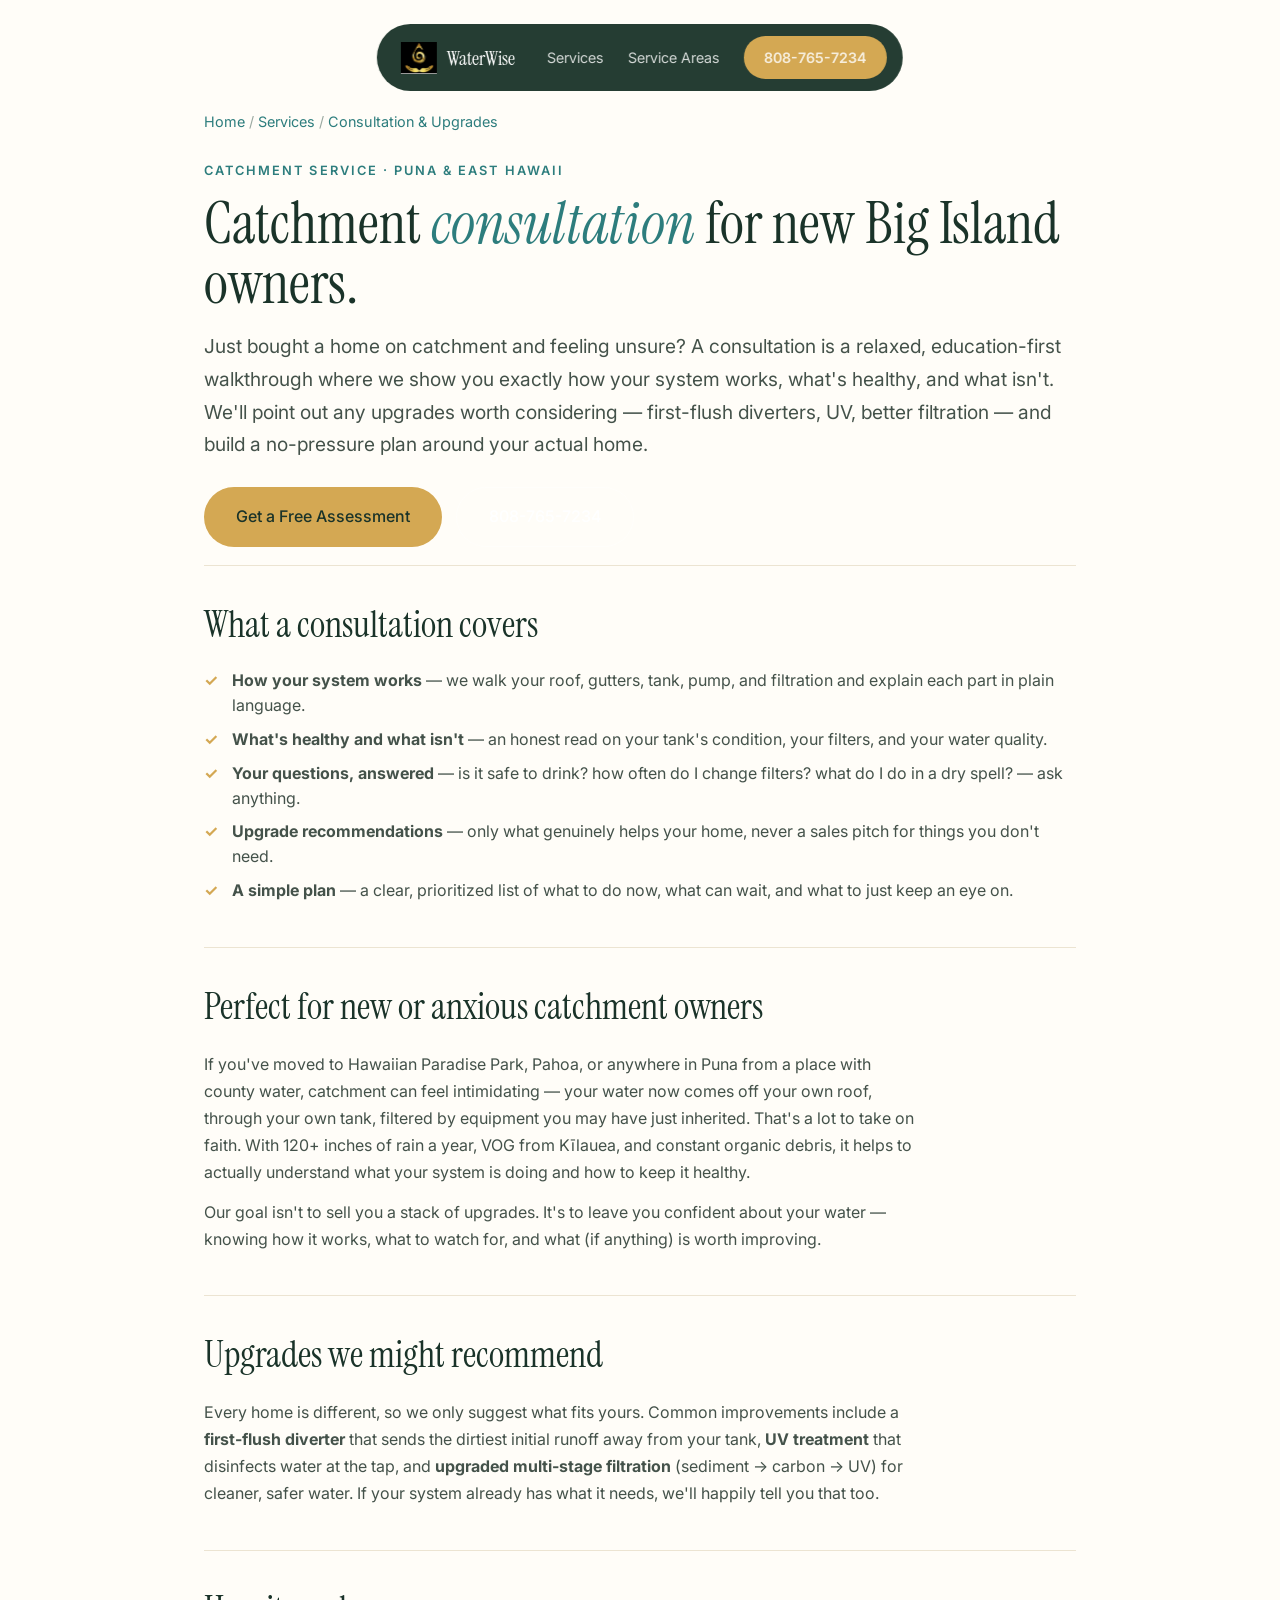
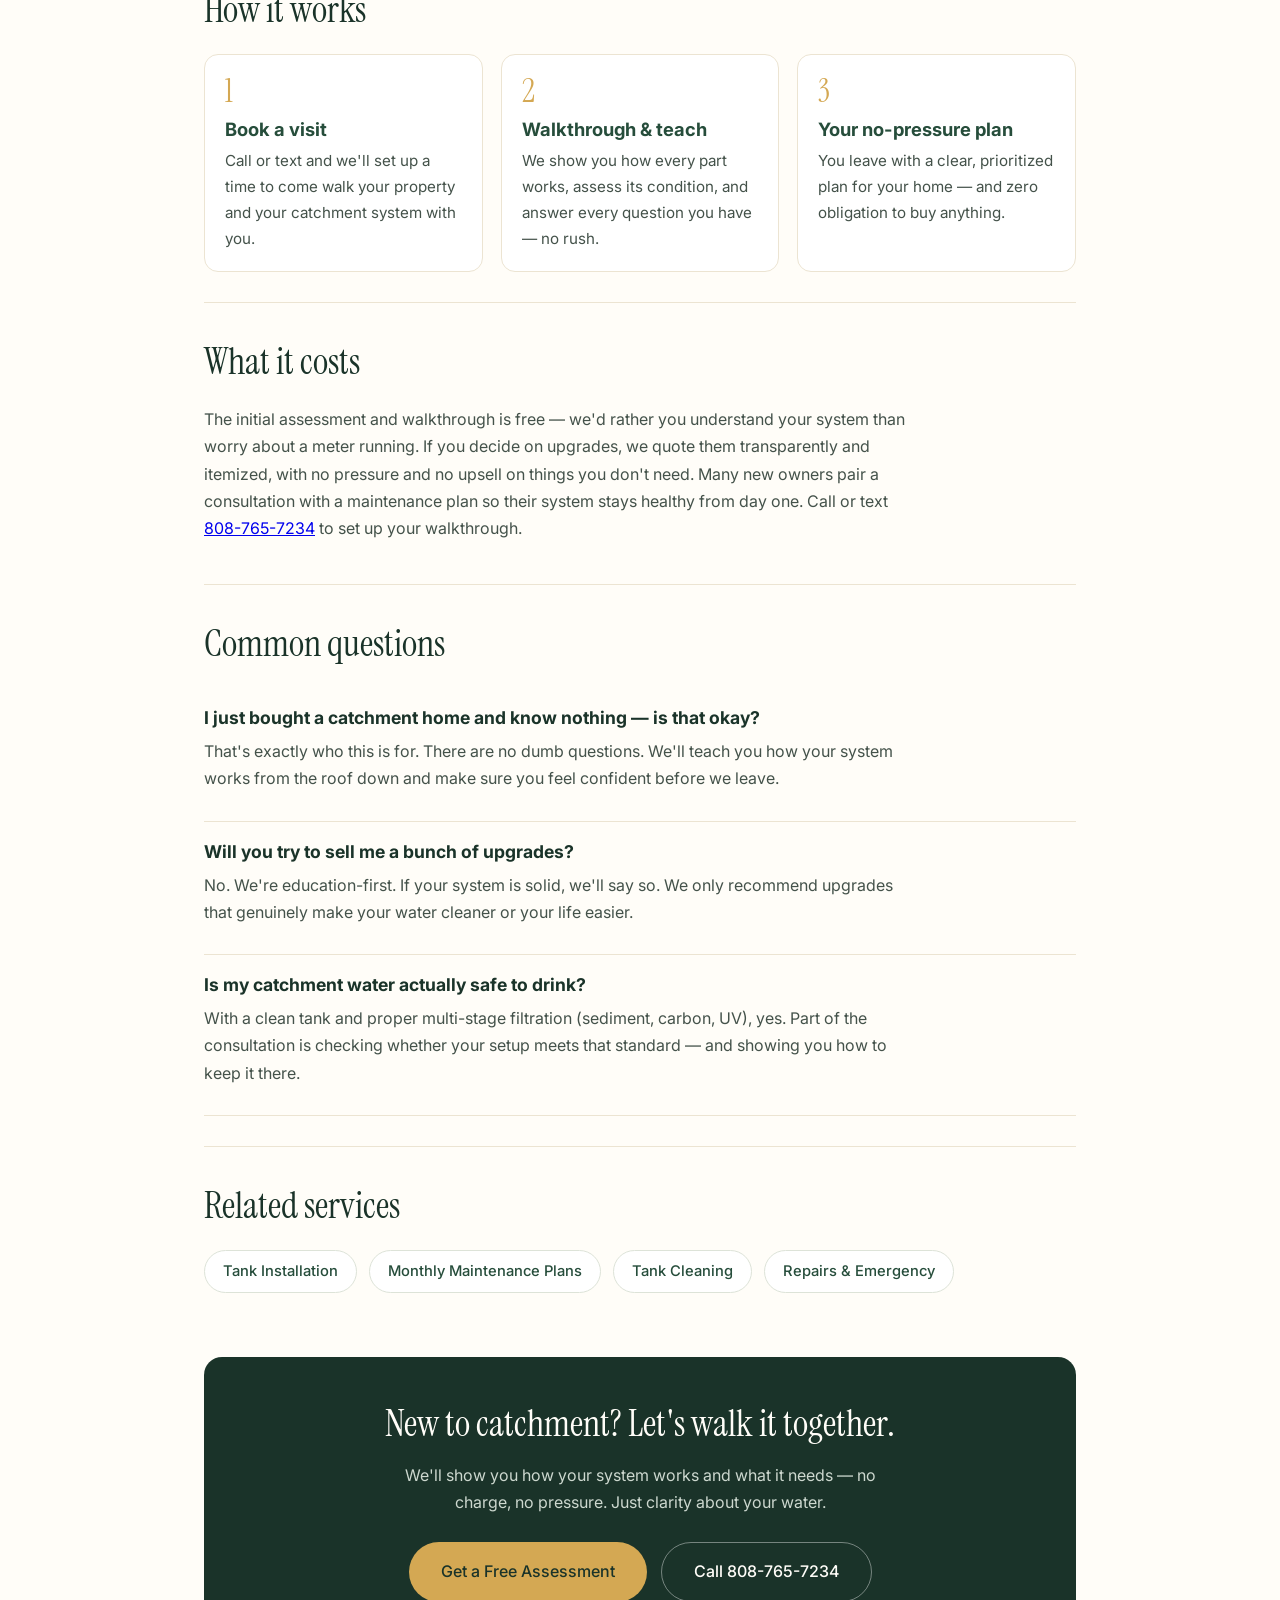
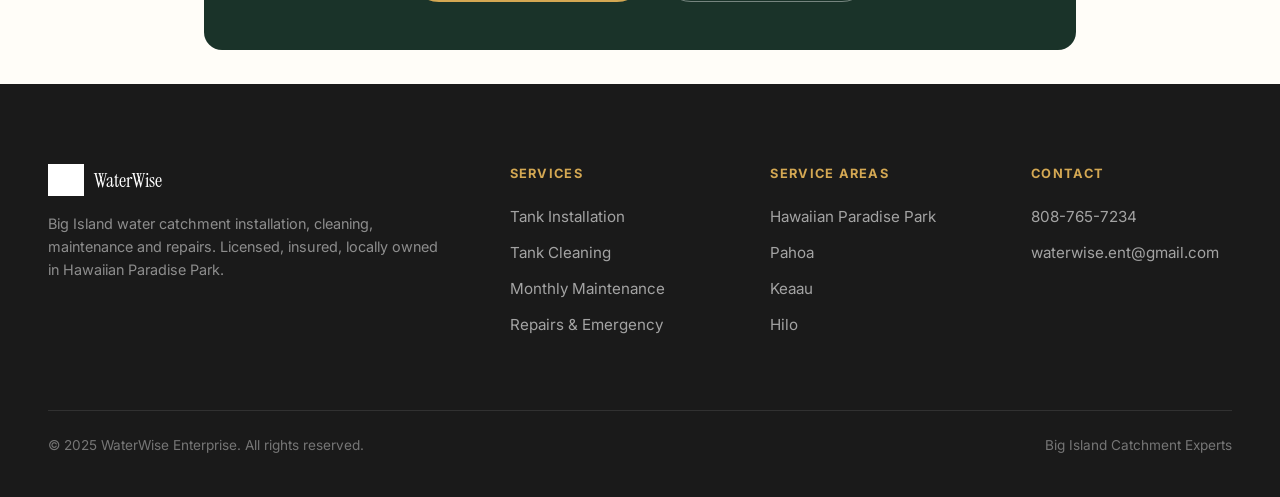
<file: services/catchment-consultation.html>
<!DOCTYPE html>
<html lang="en">
<head>
    <meta charset="UTF-8">
    <meta name="viewport" content="width=device-width, initial-scale=1.0">
    <title>Catchment Consultation &amp; System Upgrades on the Big Island | WaterWise Enterprise</title>
    <meta name="description" content="Catchment consultation for new Big Island owners — an education-first walkthrough of how your system works, plus upgrade ideas like first-flush diverters and UV. No pressure. Call 808-765-7234.">
    <meta name="keywords" content="catchment consultation Hawaii, new catchment owner Big Island, catchment upgrades Puna, first-flush diverter UV HPP">
    <link rel="canonical" href="https://www.waterwiseent.com/services/catchment-consultation">
    <meta name="robots" content="index, follow">

    <meta property="og:type" content="website">
    <meta property="og:title" content="Catchment Consultation &amp; System Upgrades on the Big Island | WaterWise Enterprise">
    <meta property="og:description" content="An education-first walkthrough of your catchment system, plus upgrade recommendations built around your home. Perfect for new or anxious owners. Serving Puna & East Hawaii.">
    <meta property="og:url" content="https://www.waterwiseent.com/services/catchment-consultation">
    <meta property="og:image" content="https://www.waterwiseent.com/tank-after.jpg">
    <meta property="og:locale" content="en_US">
    <meta name="twitter:card" content="summary_large_image">
    <meta name="twitter:title" content="Catchment Consultation &amp; System Upgrades on the Big Island">
    <meta name="twitter:description" content="An education-first walkthrough of your catchment system plus upgrade ideas built around your home.">
    <meta name="twitter:image" content="https://www.waterwiseent.com/tank-after.jpg">

    <link rel="icon" type="image/png" href="../logo.png">
    <link rel="apple-touch-icon" href="../logo.png">
    <link rel="preconnect" href="https://fonts.googleapis.com">
    <link rel="preconnect" href="https://fonts.gstatic.com" crossorigin>
    <link href="https://fonts.googleapis.com/css2?family=Instrument+Serif:ital@0;1&family=Inter:wght@400;500;600&display=swap" rel="stylesheet">
    <link rel="stylesheet" href="../styles.css">
    <style>
        .subpage-main { max-width: 920px; margin: 0 auto; padding: 0 24px; }
        .breadcrumb { max-width: 920px; margin: 110px auto 0; padding: 0 24px; font-size: .9rem; color: var(--ocean); }
        .breadcrumb a { color: var(--ocean); text-decoration: none; }
        .breadcrumb a:hover { text-decoration: underline; }
        .breadcrumb span { color: #9aa8a0; }
        .subpage-hero { padding: 28px 0 8px; }
        .subpage-hero .kicker { text-transform: uppercase; letter-spacing: .16em; font-size: .8rem; font-weight: 600; color: var(--ocean); }
        .subpage-hero h1 { font-family: 'Instrument Serif', serif; font-weight: 400; font-size: clamp(2.4rem, 5vw, 3.6rem); color: var(--forest); line-height: 1.05; margin: 12px 0 16px; }
        .subpage-hero h1 i { color: var(--ocean); font-style: italic; }
        .lead-answer { font-size: 1.2rem; line-height: 1.6; color: #34423b; max-width: 70ch; }
        .subpage-cta-row { display: flex; gap: 14px; flex-wrap: wrap; margin: 26px 0 10px; }
        .subpage section { padding: 30px 0; border-top: 1px solid #ece4d2; }
        .subpage h2 { font-family: 'Instrument Serif', serif; font-weight: 400; font-size: clamp(1.7rem, 3.5vw, 2.3rem); color: var(--forest); margin-bottom: 14px; }
        .subpage h3 { font-size: 1.15rem; color: var(--forest-light); margin: 18px 0 6px; }
        .subpage p { color: #44524a; line-height: 1.7; margin-bottom: 12px; max-width: 72ch; }
        .subpage ul.ticks { list-style: none; margin: 8px 0 14px; }
        .subpage ul.ticks li { position: relative; padding-left: 28px; margin-bottom: 9px; color: #44524a; line-height: 1.55; }
        .subpage ul.ticks li::before { content: '✓'; position: absolute; left: 0; color: var(--gold); font-weight: 700; }
        .steps { display: grid; grid-template-columns: repeat(auto-fit, minmax(200px, 1fr)); gap: 18px; margin-top: 14px; }
        .step { background: #fff; border: 1px solid #ece4d2; border-radius: 14px; padding: 20px; }
        .step .n { font-family: 'Instrument Serif', serif; font-size: 2rem; color: var(--gold); line-height: 1; }
        .step h3 { margin: 8px 0 4px; }
        .step p { font-size: .95rem; margin: 0; }
        .related { display: flex; gap: 12px; flex-wrap: wrap; margin-top: 14px; }
        .related a { background: #fff; border: 1px solid #dde3d8; border-radius: 100px; padding: 9px 18px; color: var(--forest-light); text-decoration: none; font-size: .92rem; font-weight: 500; }
        .related a:hover { border-color: var(--gold); color: var(--forest); }
        .cta-band { background: var(--forest); color: var(--cream); border-radius: 18px; padding: 38px 34px; margin: 34px 0; text-align: center; }
        .cta-band h2 { color: var(--cream); margin-bottom: 8px; }
        .cta-band p { color: #cdd8cf; max-width: 52ch; margin: 0 auto 20px; }
        .cta-band .subpage-cta-row { justify-content: center; }
        .faq-block .faq-item { border-bottom: 1px solid #ece4d2; padding: 16px 0; }
        .faq-block h3 { color: var(--forest); margin: 0 0 6px; font-size: 1.1rem; }
    </style>

    <script type="application/ld+json">
    {
        "@context": "https://schema.org",
        "@type": "Service",
        "serviceType": "Catchment Consultation",
        "name": "Catchment Consultation & System Upgrades on the Big Island",
        "description": "An education-first catchment consultation for new or anxious Big Island owners: a plain-language walkthrough of how your system works, plus no-pressure upgrade recommendations like first-flush diverters, UV treatment, and better filtration.",
        "provider": {
            "@type": "LocalBusiness",
            "name": "WaterWise Enterprise",
            "telephone": "+1-808-765-7234",
            "email": "waterwise.ent@gmail.com",
            "address": {
                "@type": "PostalAddress",
                "addressLocality": "Hawaiian Paradise Park",
                "addressRegion": "HI",
                "addressCountry": "US"
            },
            "url": "https://www.waterwiseent.com"
        },
        "areaServed": [
            { "@type": "Place", "name": "Hawaiian Paradise Park, HI" },
            { "@type": "Place", "name": "Pahoa, HI" },
            { "@type": "Place", "name": "Keaau, HI" },
            { "@type": "Place", "name": "Mountain View, HI" },
            { "@type": "Place", "name": "Hilo, HI" }
        ],
        "url": "https://www.waterwiseent.com/services/catchment-consultation"
    }
    </script>
    <script type="application/ld+json">
    {
        "@context": "https://schema.org",
        "@type": "BreadcrumbList",
        "itemListElement": [
            { "@type": "ListItem", "position": 1, "name": "Home", "item": "https://www.waterwiseent.com/" },
            { "@type": "ListItem", "position": 2, "name": "Services", "item": "https://www.waterwiseent.com/#services" },
            { "@type": "ListItem", "position": 3, "name": "Consultation & Upgrades", "item": "https://www.waterwiseent.com/services/catchment-consultation" }
        ]
    }
    </script>
</head>
<body>

    <header>
        <a href="/" class="logo">
            <img src="../logo.png" alt="WaterWise Enterprise">
            <span>WaterWise</span>
        </a>
        <div class="header-links">
            <a href="/#services">Services</a>
            <a href="/#areas">Service Areas</a>
            <a href="tel:808-765-7234" class="header-btn">808-765-7234</a>
        </div>
    </header>

    <nav class="breadcrumb" aria-label="Breadcrumb">
        <a href="/">Home</a> <span>/</span> <a href="/#services">Services</a> <span>/</span> Consultation &amp; Upgrades
    </nav>

    <main class="subpage">
        <div class="subpage-main">
            <div class="subpage-hero">
                <div class="kicker">Catchment Service · Puna &amp; East Hawaii</div>
                <h1>Catchment <i>consultation</i> for new Big Island owners.</h1>
                <p class="lead-answer">Just bought a home on catchment and feeling unsure? A consultation is a relaxed, education-first walkthrough where we show you exactly how your system works, what's healthy, and what isn't. We'll point out any upgrades worth considering — first-flush diverters, UV, better filtration — and build a no-pressure plan around your actual home.</p>
                <div class="subpage-cta-row">
                    <a href="/#contact" class="btn btn-gold">Get a Free Assessment</a>
                    <a href="tel:808-765-7234" class="btn btn-outline">808-765-7234</a>
                </div>
            </div>

            <section>
                <h2>What a consultation covers</h2>
                <ul class="ticks">
                    <li><strong>How your system works</strong> — we walk your roof, gutters, tank, pump, and filtration and explain each part in plain language.</li>
                    <li><strong>What's healthy and what isn't</strong> — an honest read on your tank's condition, your filters, and your water quality.</li>
                    <li><strong>Your questions, answered</strong> — is it safe to drink? how often do I change filters? what do I do in a dry spell? — ask anything.</li>
                    <li><strong>Upgrade recommendations</strong> — only what genuinely helps your home, never a sales pitch for things you don't need.</li>
                    <li><strong>A simple plan</strong> — a clear, prioritized list of what to do now, what can wait, and what to just keep an eye on.</li>
                </ul>
            </section>

            <section>
                <h2>Perfect for new or anxious catchment owners</h2>
                <p>If you've moved to Hawaiian Paradise Park, Pahoa, or anywhere in Puna from a place with county water, catchment can feel intimidating — your water now comes off your own roof, through your own tank, filtered by equipment you may have just inherited. That's a lot to take on faith. With 120+ inches of rain a year, VOG from Kīlauea, and constant organic debris, it helps to actually understand what your system is doing and how to keep it healthy.</p>
                <p>Our goal isn't to sell you a stack of upgrades. It's to leave you confident about your water — knowing how it works, what to watch for, and what (if anything) is worth improving.</p>
            </section>

            <section>
                <h2>Upgrades we might recommend</h2>
                <p>Every home is different, so we only suggest what fits yours. Common improvements include a <strong>first-flush diverter</strong> that sends the dirtiest initial runoff away from your tank, <strong>UV treatment</strong> that disinfects water at the tap, and <strong>upgraded multi-stage filtration</strong> (sediment → carbon → UV) for cleaner, safer water. If your system already has what it needs, we'll happily tell you that too.</p>
            </section>

            <section>
                <h2>How it works</h2>
                <div class="steps">
                    <div class="step"><div class="n">1</div><h3>Book a visit</h3><p>Call or text and we'll set up a time to come walk your property and your catchment system with you.</p></div>
                    <div class="step"><div class="n">2</div><h3>Walkthrough &amp; teach</h3><p>We show you how every part works, assess its condition, and answer every question you have — no rush.</p></div>
                    <div class="step"><div class="n">3</div><h3>Your no-pressure plan</h3><p>You leave with a clear, prioritized plan for your home — and zero obligation to buy anything.</p></div>
                </div>
            </section>

            <section>
                <h2>What it costs</h2>
                <p>The initial assessment and walkthrough is free — we'd rather you understand your system than worry about a meter running. If you decide on upgrades, we quote them transparently and itemized, with no pressure and no upsell on things you don't need. Many new owners pair a consultation with a maintenance plan so their system stays healthy from day one. Call or text <a href="tel:808-765-7234">808-765-7234</a> to set up your walkthrough.</p>
            </section>

            <section class="faq-block">
                <h2>Common questions</h2>
                <div class="faq-item"><h3>I just bought a catchment home and know nothing — is that okay?</h3><p>That's exactly who this is for. There are no dumb questions. We'll teach you how your system works from the roof down and make sure you feel confident before we leave.</p></div>
                <div class="faq-item"><h3>Will you try to sell me a bunch of upgrades?</h3><p>No. We're education-first. If your system is solid, we'll say so. We only recommend upgrades that genuinely make your water cleaner or your life easier.</p></div>
                <div class="faq-item"><h3>Is my catchment water actually safe to drink?</h3><p>With a clean tank and proper multi-stage filtration (sediment, carbon, UV), yes. Part of the consultation is checking whether your setup meets that standard — and showing you how to keep it there.</p></div>
            </section>

            <section>
                <h2>Related services</h2>
                <div class="related">
                    <a href="/services/tank-installation">Tank Installation</a>
                    <a href="/services/maintenance-plans">Monthly Maintenance Plans</a>
                    <a href="/services/tank-cleaning">Tank Cleaning</a>
                    <a href="/services/catchment-repairs">Repairs &amp; Emergency</a>
                </div>
            </section>

            <div class="cta-band">
                <h2>New to catchment? Let's walk it together.</h2>
                <p>We'll show you how your system works and what it needs — no charge, no pressure. Just clarity about your water.</p>
                <div class="subpage-cta-row">
                    <a href="/#contact" class="btn btn-gold">Get a Free Assessment</a>
                    <a href="tel:808-765-7234" class="btn btn-outline" style="color:var(--cream);border-color:rgba(255,255,255,.4)">Call 808-765-7234</a>
                </div>
            </div>
        </div>
    </main>

    <footer>
        <div class="footer-inner">
            <div class="footer-brand">
                <a href="/" class="logo">
                    <img src="../logo.png" alt="WaterWise" style="filter: brightness(0) invert(1);">
                    <span>WaterWise</span>
                </a>
                <p>Big Island water catchment installation, cleaning, maintenance and repairs. Licensed, insured, locally owned in Hawaiian Paradise Park.</p>
            </div>
            <div>
                <h4>Services</h4>
                <a href="/services/tank-installation">Tank Installation</a>
                <a href="/services/tank-cleaning">Tank Cleaning</a>
                <a href="/services/maintenance-plans">Monthly Maintenance</a>
                <a href="/services/catchment-repairs">Repairs &amp; Emergency</a>
            </div>
            <div>
                <h4>Service Areas</h4>
                <a href="/service-area/hawaiian-paradise-park">Hawaiian Paradise Park</a>
                <a href="/service-area/pahoa">Pahoa</a>
                <a href="/service-area/keaau">Keaau</a>
                <a href="/service-area/hilo">Hilo</a>
            </div>
            <div>
                <h4>Contact</h4>
                <a href="tel:808-765-7234">808-765-7234</a>
                <a href="mailto:waterwise.ent@gmail.com">waterwise.ent@gmail.com</a>
            </div>
        </div>
        <div class="footer-bottom">
            <p>© 2025 WaterWise Enterprise. All rights reserved.</p>
            <p>Big Island Catchment Experts</p>
        </div>
    </footer>

</body>
</html>
</file>
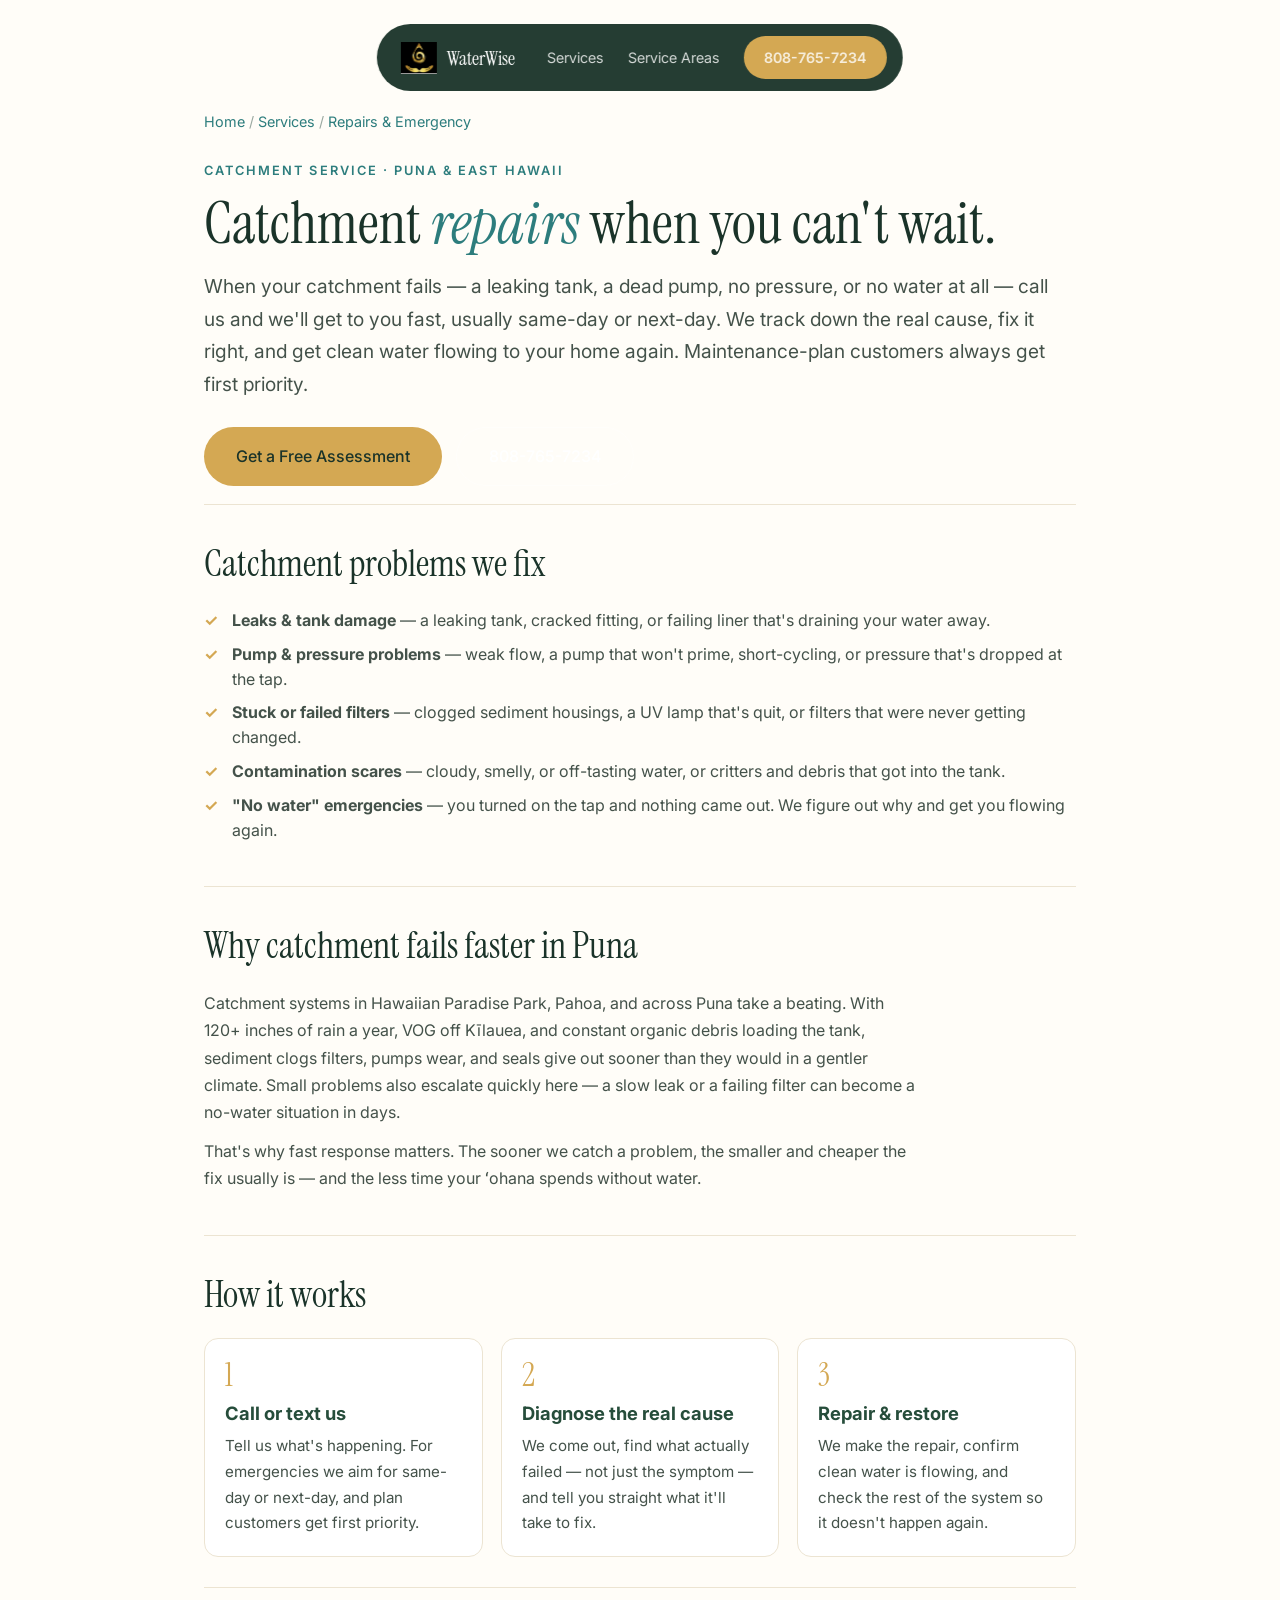
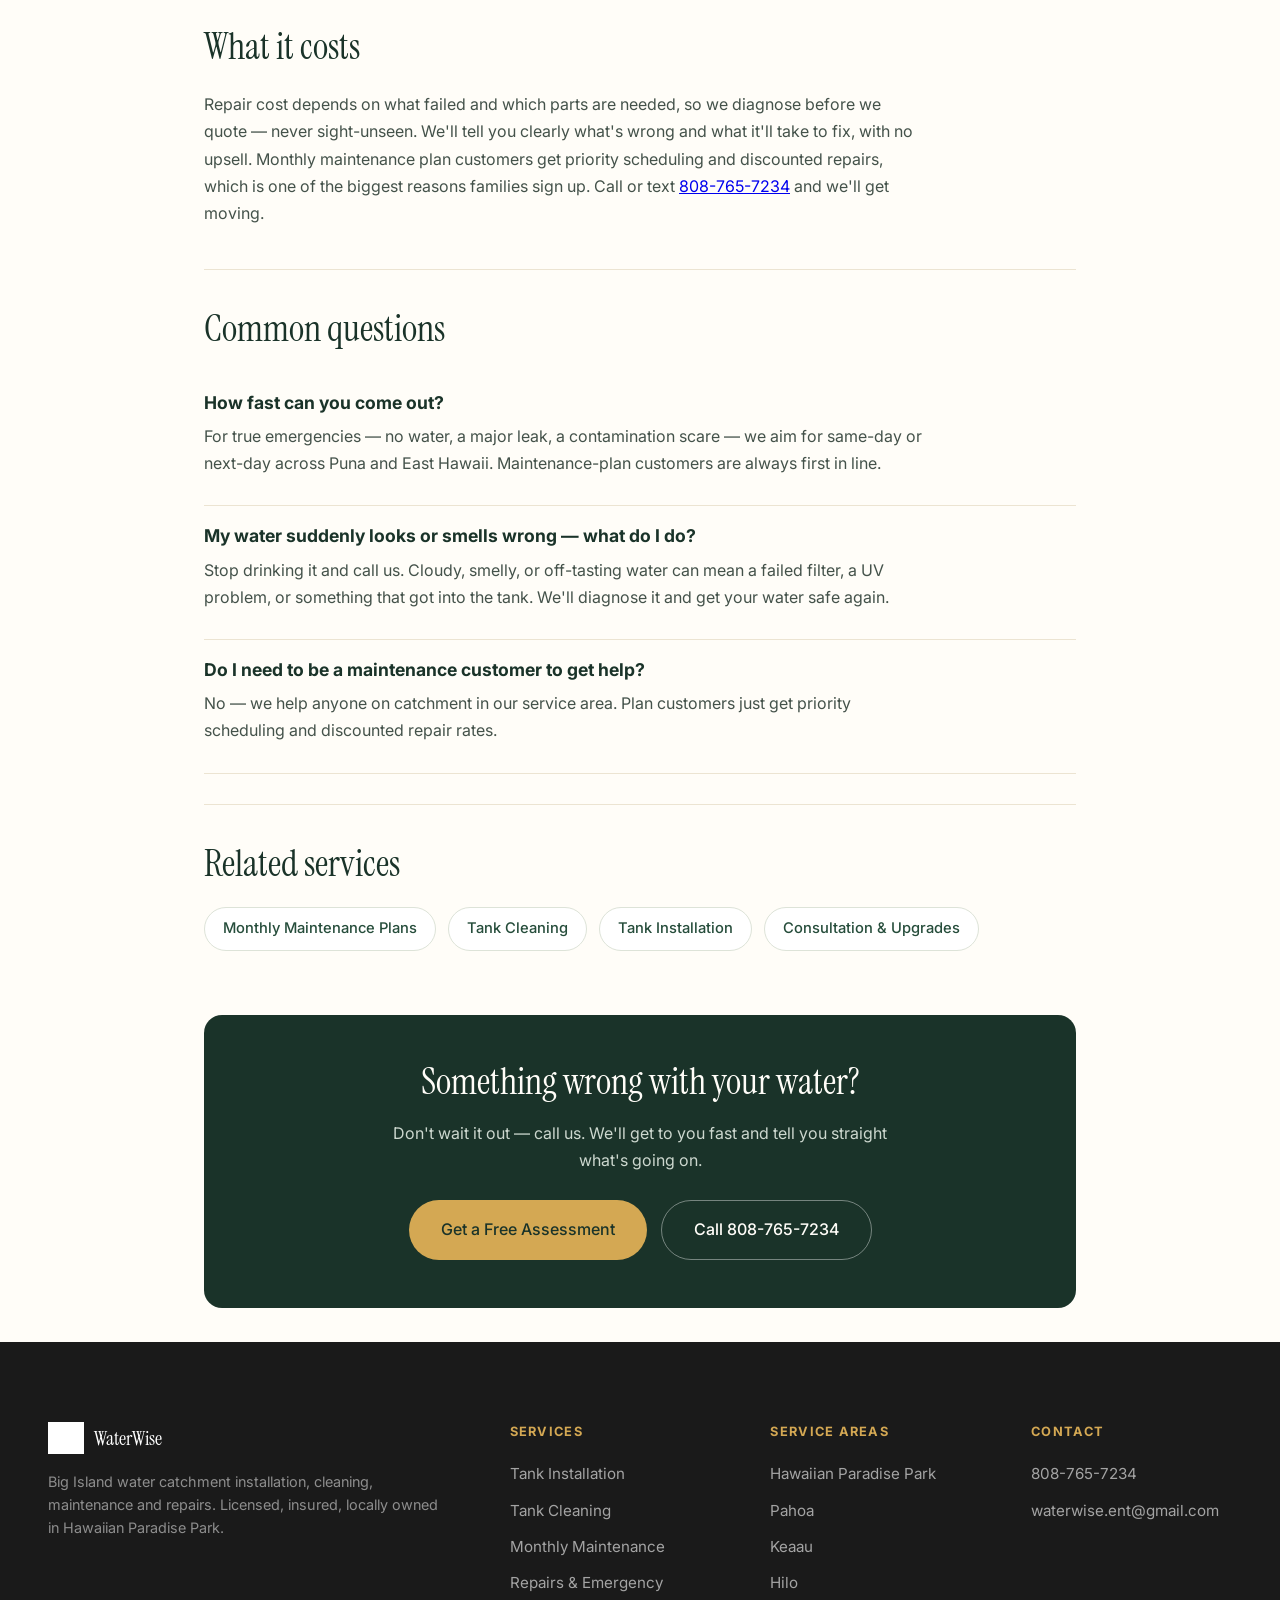
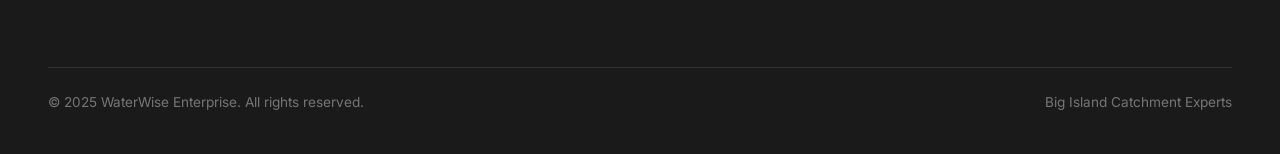
<file: services/catchment-repairs.html>
<!DOCTYPE html>
<html lang="en">
<head>
    <meta charset="UTF-8">
    <meta name="viewport" content="width=device-width, initial-scale=1.0">
    <title>Catchment Repairs &amp; Emergency Service on the Big Island | WaterWise Enterprise</title>
    <meta name="description" content="Catchment repairs in Puna & East Hawaii — leaks, pump and pressure problems, failed filters, contamination scares, and no-water emergencies. Same-day / next-day response. Call 808-765-7234.">
    <meta name="keywords" content="catchment repair Hawaii, water tank leak repair Big Island, catchment pump repair Puna, emergency water service HPP">
    <link rel="canonical" href="https://www.waterwiseent.com/services/catchment-repairs">
    <meta name="robots" content="index, follow">

    <meta property="og:type" content="website">
    <meta property="og:title" content="Catchment Repairs &amp; Emergency Service on the Big Island | WaterWise Enterprise">
    <meta property="og:description" content="Leaks, pump problems, failed filters, no-water emergencies — same-day and next-day catchment repair across Puna & East Hawaii.">
    <meta property="og:url" content="https://www.waterwiseent.com/services/catchment-repairs">
    <meta property="og:image" content="https://www.waterwiseent.com/tank-after.jpg">
    <meta property="og:locale" content="en_US">
    <meta name="twitter:card" content="summary_large_image">
    <meta name="twitter:title" content="Catchment Repairs &amp; Emergency Service on the Big Island">
    <meta name="twitter:description" content="Leaks, pump problems, failed filters, no-water emergencies — fast catchment repair across Puna & East Hawaii.">
    <meta name="twitter:image" content="https://www.waterwiseent.com/tank-after.jpg">

    <link rel="icon" type="image/png" href="../logo.png">
    <link rel="apple-touch-icon" href="../logo.png">
    <link rel="preconnect" href="https://fonts.googleapis.com">
    <link rel="preconnect" href="https://fonts.gstatic.com" crossorigin>
    <link href="https://fonts.googleapis.com/css2?family=Instrument+Serif:ital@0;1&family=Inter:wght@400;500;600&display=swap" rel="stylesheet">
    <link rel="stylesheet" href="../styles.css">
    <style>
        .subpage-main { max-width: 920px; margin: 0 auto; padding: 0 24px; }
        .breadcrumb { max-width: 920px; margin: 110px auto 0; padding: 0 24px; font-size: .9rem; color: var(--ocean); }
        .breadcrumb a { color: var(--ocean); text-decoration: none; }
        .breadcrumb a:hover { text-decoration: underline; }
        .breadcrumb span { color: #9aa8a0; }
        .subpage-hero { padding: 28px 0 8px; }
        .subpage-hero .kicker { text-transform: uppercase; letter-spacing: .16em; font-size: .8rem; font-weight: 600; color: var(--ocean); }
        .subpage-hero h1 { font-family: 'Instrument Serif', serif; font-weight: 400; font-size: clamp(2.4rem, 5vw, 3.6rem); color: var(--forest); line-height: 1.05; margin: 12px 0 16px; }
        .subpage-hero h1 i { color: var(--ocean); font-style: italic; }
        .lead-answer { font-size: 1.2rem; line-height: 1.6; color: #34423b; max-width: 70ch; }
        .subpage-cta-row { display: flex; gap: 14px; flex-wrap: wrap; margin: 26px 0 10px; }
        .subpage section { padding: 30px 0; border-top: 1px solid #ece4d2; }
        .subpage h2 { font-family: 'Instrument Serif', serif; font-weight: 400; font-size: clamp(1.7rem, 3.5vw, 2.3rem); color: var(--forest); margin-bottom: 14px; }
        .subpage h3 { font-size: 1.15rem; color: var(--forest-light); margin: 18px 0 6px; }
        .subpage p { color: #44524a; line-height: 1.7; margin-bottom: 12px; max-width: 72ch; }
        .subpage ul.ticks { list-style: none; margin: 8px 0 14px; }
        .subpage ul.ticks li { position: relative; padding-left: 28px; margin-bottom: 9px; color: #44524a; line-height: 1.55; }
        .subpage ul.ticks li::before { content: '✓'; position: absolute; left: 0; color: var(--gold); font-weight: 700; }
        .steps { display: grid; grid-template-columns: repeat(auto-fit, minmax(200px, 1fr)); gap: 18px; margin-top: 14px; }
        .step { background: #fff; border: 1px solid #ece4d2; border-radius: 14px; padding: 20px; }
        .step .n { font-family: 'Instrument Serif', serif; font-size: 2rem; color: var(--gold); line-height: 1; }
        .step h3 { margin: 8px 0 4px; }
        .step p { font-size: .95rem; margin: 0; }
        .related { display: flex; gap: 12px; flex-wrap: wrap; margin-top: 14px; }
        .related a { background: #fff; border: 1px solid #dde3d8; border-radius: 100px; padding: 9px 18px; color: var(--forest-light); text-decoration: none; font-size: .92rem; font-weight: 500; }
        .related a:hover { border-color: var(--gold); color: var(--forest); }
        .cta-band { background: var(--forest); color: var(--cream); border-radius: 18px; padding: 38px 34px; margin: 34px 0; text-align: center; }
        .cta-band h2 { color: var(--cream); margin-bottom: 8px; }
        .cta-band p { color: #cdd8cf; max-width: 52ch; margin: 0 auto 20px; }
        .cta-band .subpage-cta-row { justify-content: center; }
        .faq-block .faq-item { border-bottom: 1px solid #ece4d2; padding: 16px 0; }
        .faq-block h3 { color: var(--forest); margin: 0 0 6px; font-size: 1.1rem; }
    </style>

    <script type="application/ld+json">
    {
        "@context": "https://schema.org",
        "@type": "Service",
        "serviceType": "Catchment Repair Service",
        "name": "Catchment Repairs & Emergency Service on the Big Island",
        "description": "Fast catchment repair for leaks, pump and pressure failures, stuck or failed filters, contamination scares, and no-water emergencies. Same-day or next-day response across Puna and East Hawaii.",
        "provider": {
            "@type": "LocalBusiness",
            "name": "WaterWise Enterprise",
            "telephone": "+1-808-765-7234",
            "email": "waterwise.ent@gmail.com",
            "address": {
                "@type": "PostalAddress",
                "addressLocality": "Hawaiian Paradise Park",
                "addressRegion": "HI",
                "addressCountry": "US"
            },
            "url": "https://www.waterwiseent.com"
        },
        "areaServed": [
            { "@type": "Place", "name": "Hawaiian Paradise Park, HI" },
            { "@type": "Place", "name": "Pahoa, HI" },
            { "@type": "Place", "name": "Keaau, HI" },
            { "@type": "Place", "name": "Mountain View, HI" },
            { "@type": "Place", "name": "Hilo, HI" }
        ],
        "url": "https://www.waterwiseent.com/services/catchment-repairs"
    }
    </script>
    <script type="application/ld+json">
    {
        "@context": "https://schema.org",
        "@type": "BreadcrumbList",
        "itemListElement": [
            { "@type": "ListItem", "position": 1, "name": "Home", "item": "https://www.waterwiseent.com/" },
            { "@type": "ListItem", "position": 2, "name": "Services", "item": "https://www.waterwiseent.com/#services" },
            { "@type": "ListItem", "position": 3, "name": "Repairs & Emergency", "item": "https://www.waterwiseent.com/services/catchment-repairs" }
        ]
    }
    </script>
</head>
<body>

    <header>
        <a href="/" class="logo">
            <img src="../logo.png" alt="WaterWise Enterprise">
            <span>WaterWise</span>
        </a>
        <div class="header-links">
            <a href="/#services">Services</a>
            <a href="/#areas">Service Areas</a>
            <a href="tel:808-765-7234" class="header-btn">808-765-7234</a>
        </div>
    </header>

    <nav class="breadcrumb" aria-label="Breadcrumb">
        <a href="/">Home</a> <span>/</span> <a href="/#services">Services</a> <span>/</span> Repairs &amp; Emergency
    </nav>

    <main class="subpage">
        <div class="subpage-main">
            <div class="subpage-hero">
                <div class="kicker">Catchment Service · Puna &amp; East Hawaii</div>
                <h1>Catchment <i>repairs</i> when you can't wait.</h1>
                <p class="lead-answer">When your catchment fails — a leaking tank, a dead pump, no pressure, or no water at all — call us and we'll get to you fast, usually same-day or next-day. We track down the real cause, fix it right, and get clean water flowing to your home again. Maintenance-plan customers always get first priority.</p>
                <div class="subpage-cta-row">
                    <a href="/#contact" class="btn btn-gold">Get a Free Assessment</a>
                    <a href="tel:808-765-7234" class="btn btn-outline">808-765-7234</a>
                </div>
            </div>

            <section>
                <h2>Catchment problems we fix</h2>
                <ul class="ticks">
                    <li><strong>Leaks &amp; tank damage</strong> — a leaking tank, cracked fitting, or failing liner that's draining your water away.</li>
                    <li><strong>Pump &amp; pressure problems</strong> — weak flow, a pump that won't prime, short-cycling, or pressure that's dropped at the tap.</li>
                    <li><strong>Stuck or failed filters</strong> — clogged sediment housings, a UV lamp that's quit, or filters that were never getting changed.</li>
                    <li><strong>Contamination scares</strong> — cloudy, smelly, or off-tasting water, or critters and debris that got into the tank.</li>
                    <li><strong>"No water" emergencies</strong> — you turned on the tap and nothing came out. We figure out why and get you flowing again.</li>
                </ul>
            </section>

            <section>
                <h2>Why catchment fails faster in Puna</h2>
                <p>Catchment systems in Hawaiian Paradise Park, Pahoa, and across Puna take a beating. With 120+ inches of rain a year, VOG off Kīlauea, and constant organic debris loading the tank, sediment clogs filters, pumps wear, and seals give out sooner than they would in a gentler climate. Small problems also escalate quickly here — a slow leak or a failing filter can become a no-water situation in days.</p>
                <p>That's why fast response matters. The sooner we catch a problem, the smaller and cheaper the fix usually is — and the less time your ʻohana spends without water.</p>
            </section>

            <section>
                <h2>How it works</h2>
                <div class="steps">
                    <div class="step"><div class="n">1</div><h3>Call or text us</h3><p>Tell us what's happening. For emergencies we aim for same-day or next-day, and plan customers get first priority.</p></div>
                    <div class="step"><div class="n">2</div><h3>Diagnose the real cause</h3><p>We come out, find what actually failed — not just the symptom — and tell you straight what it'll take to fix.</p></div>
                    <div class="step"><div class="n">3</div><h3>Repair &amp; restore</h3><p>We make the repair, confirm clean water is flowing, and check the rest of the system so it doesn't happen again.</p></div>
                </div>
            </section>

            <section>
                <h2>What it costs</h2>
                <p>Repair cost depends on what failed and which parts are needed, so we diagnose before we quote — never sight-unseen. We'll tell you clearly what's wrong and what it'll take to fix, with no upsell. Monthly maintenance plan customers get priority scheduling and discounted repairs, which is one of the biggest reasons families sign up. Call or text <a href="tel:808-765-7234">808-765-7234</a> and we'll get moving.</p>
            </section>

            <section class="faq-block">
                <h2>Common questions</h2>
                <div class="faq-item"><h3>How fast can you come out?</h3><p>For true emergencies — no water, a major leak, a contamination scare — we aim for same-day or next-day across Puna and East Hawaii. Maintenance-plan customers are always first in line.</p></div>
                <div class="faq-item"><h3>My water suddenly looks or smells wrong — what do I do?</h3><p>Stop drinking it and call us. Cloudy, smelly, or off-tasting water can mean a failed filter, a UV problem, or something that got into the tank. We'll diagnose it and get your water safe again.</p></div>
                <div class="faq-item"><h3>Do I need to be a maintenance customer to get help?</h3><p>No — we help anyone on catchment in our service area. Plan customers just get priority scheduling and discounted repair rates.</p></div>
            </section>

            <section>
                <h2>Related services</h2>
                <div class="related">
                    <a href="/services/maintenance-plans">Monthly Maintenance Plans</a>
                    <a href="/services/tank-cleaning">Tank Cleaning</a>
                    <a href="/services/tank-installation">Tank Installation</a>
                    <a href="/services/catchment-consultation">Consultation &amp; Upgrades</a>
                </div>
            </section>

            <div class="cta-band">
                <h2>Something wrong with your water?</h2>
                <p>Don't wait it out — call us. We'll get to you fast and tell you straight what's going on.</p>
                <div class="subpage-cta-row">
                    <a href="/#contact" class="btn btn-gold">Get a Free Assessment</a>
                    <a href="tel:808-765-7234" class="btn btn-outline" style="color:var(--cream);border-color:rgba(255,255,255,.4)">Call 808-765-7234</a>
                </div>
            </div>
        </div>
    </main>

    <footer>
        <div class="footer-inner">
            <div class="footer-brand">
                <a href="/" class="logo">
                    <img src="../logo.png" alt="WaterWise" style="filter: brightness(0) invert(1);">
                    <span>WaterWise</span>
                </a>
                <p>Big Island water catchment installation, cleaning, maintenance and repairs. Licensed, insured, locally owned in Hawaiian Paradise Park.</p>
            </div>
            <div>
                <h4>Services</h4>
                <a href="/services/tank-installation">Tank Installation</a>
                <a href="/services/tank-cleaning">Tank Cleaning</a>
                <a href="/services/maintenance-plans">Monthly Maintenance</a>
                <a href="/services/catchment-repairs">Repairs &amp; Emergency</a>
            </div>
            <div>
                <h4>Service Areas</h4>
                <a href="/service-area/hawaiian-paradise-park">Hawaiian Paradise Park</a>
                <a href="/service-area/pahoa">Pahoa</a>
                <a href="/service-area/keaau">Keaau</a>
                <a href="/service-area/hilo">Hilo</a>
            </div>
            <div>
                <h4>Contact</h4>
                <a href="tel:808-765-7234">808-765-7234</a>
                <a href="mailto:waterwise.ent@gmail.com">waterwise.ent@gmail.com</a>
            </div>
        </div>
        <div class="footer-bottom">
            <p>© 2025 WaterWise Enterprise. All rights reserved.</p>
            <p>Big Island Catchment Experts</p>
        </div>
    </footer>

</body>
</html>
</file>
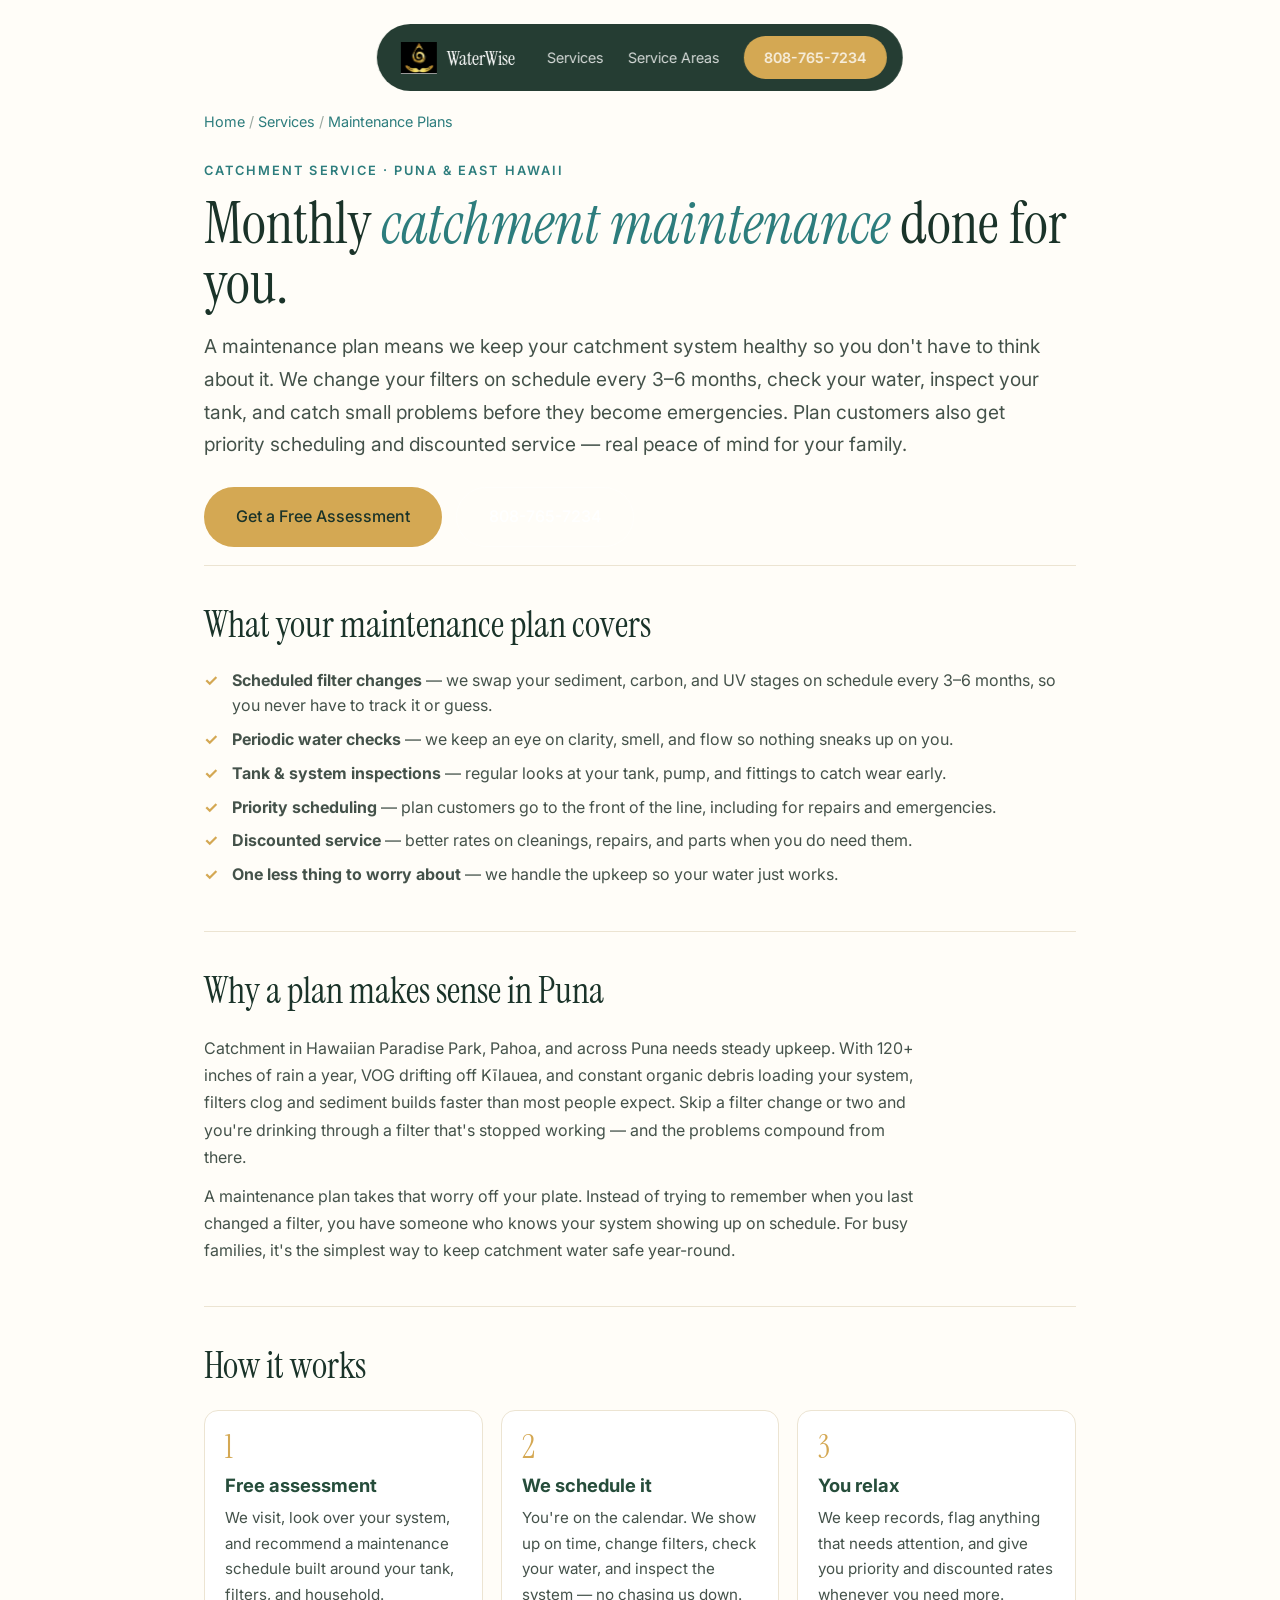
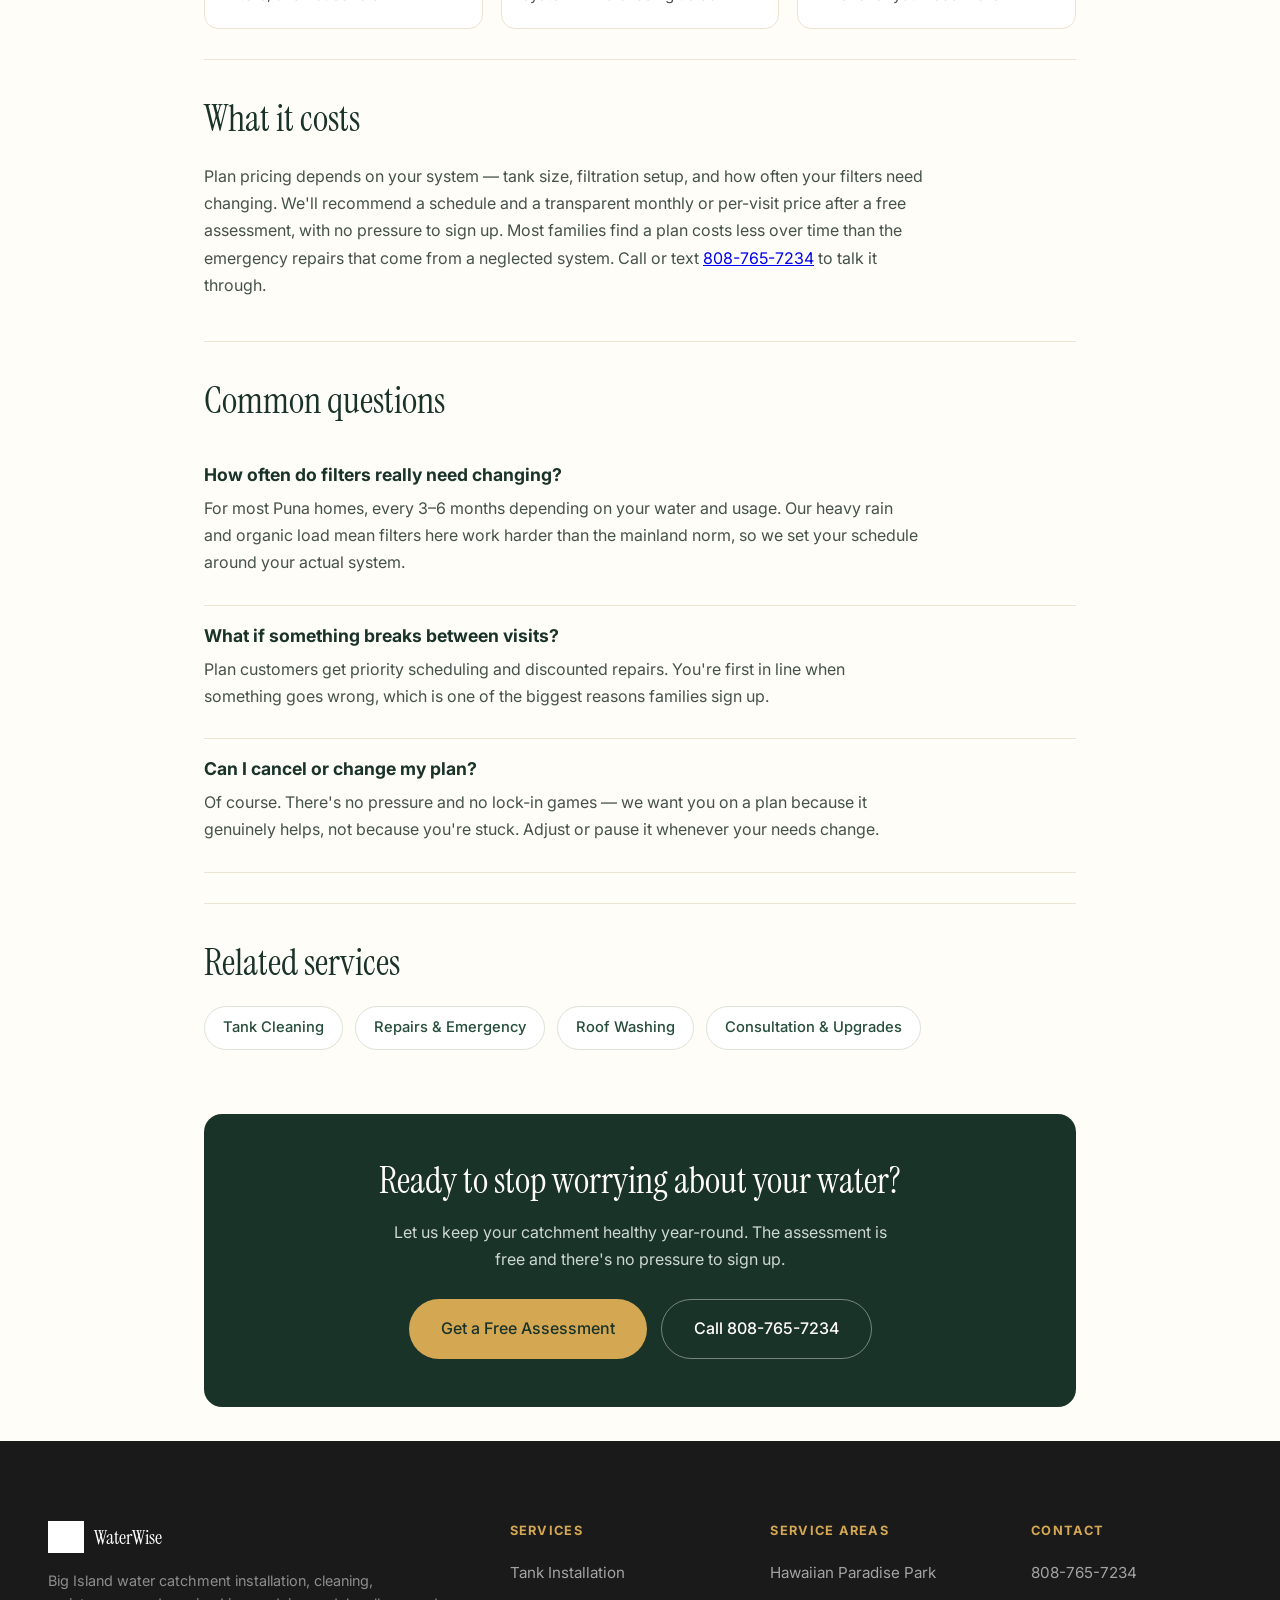
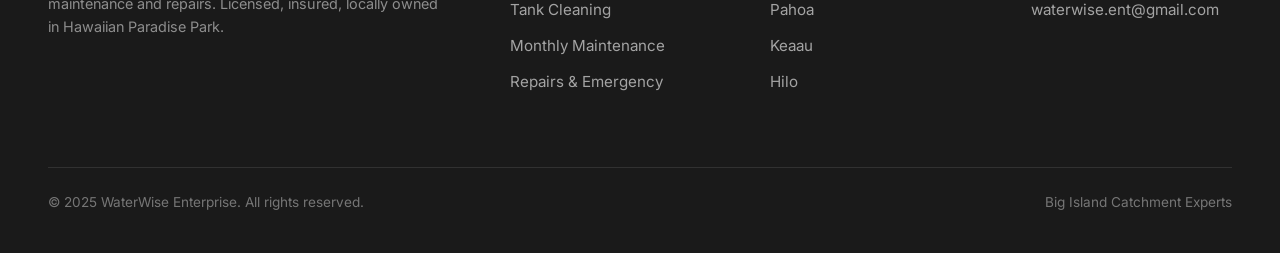
<file: services/maintenance-plans.html>
<!DOCTYPE html>
<html lang="en">
<head>
    <meta charset="UTF-8">
    <meta name="viewport" content="width=device-width, initial-scale=1.0">
    <title>Monthly Catchment Maintenance Plans on the Big Island | WaterWise Enterprise</title>
    <meta name="description" content="Monthly catchment maintenance plans in Puna & East Hawaii — scheduled filter changes, water checks, tank inspections, and priority discounted service. Peace of mind for families. Call 808-765-7234.">
    <meta name="keywords" content="catchment maintenance plan Hawaii, water filter changes Big Island, catchment service plan Puna, tank inspection HPP">
    <link rel="canonical" href="https://www.waterwiseent.com/services/maintenance-plans">
    <meta name="robots" content="index, follow">

    <meta property="og:type" content="website">
    <meta property="og:title" content="Monthly Catchment Maintenance Plans on the Big Island | WaterWise Enterprise">
    <meta property="og:description" content="Scheduled filter changes, water checks, tank inspections, and priority discounted service — catchment maintenance done for you. Serving Puna & East Hawaii.">
    <meta property="og:url" content="https://www.waterwiseent.com/services/maintenance-plans">
    <meta property="og:image" content="https://www.waterwiseent.com/tank-after.jpg">
    <meta property="og:locale" content="en_US">
    <meta name="twitter:card" content="summary_large_image">
    <meta name="twitter:title" content="Monthly Catchment Maintenance Plans on the Big Island">
    <meta name="twitter:description" content="Scheduled filter changes, water checks, tank inspections, and priority service — catchment maintenance done for you.">
    <meta name="twitter:image" content="https://www.waterwiseent.com/tank-after.jpg">

    <link rel="icon" type="image/png" href="../logo.png">
    <link rel="apple-touch-icon" href="../logo.png">
    <link rel="preconnect" href="https://fonts.googleapis.com">
    <link rel="preconnect" href="https://fonts.gstatic.com" crossorigin>
    <link href="https://fonts.googleapis.com/css2?family=Instrument+Serif:ital@0;1&family=Inter:wght@400;500;600&display=swap" rel="stylesheet">
    <link rel="stylesheet" href="../styles.css">
    <style>
        .subpage-main { max-width: 920px; margin: 0 auto; padding: 0 24px; }
        .breadcrumb { max-width: 920px; margin: 110px auto 0; padding: 0 24px; font-size: .9rem; color: var(--ocean); }
        .breadcrumb a { color: var(--ocean); text-decoration: none; }
        .breadcrumb a:hover { text-decoration: underline; }
        .breadcrumb span { color: #9aa8a0; }
        .subpage-hero { padding: 28px 0 8px; }
        .subpage-hero .kicker { text-transform: uppercase; letter-spacing: .16em; font-size: .8rem; font-weight: 600; color: var(--ocean); }
        .subpage-hero h1 { font-family: 'Instrument Serif', serif; font-weight: 400; font-size: clamp(2.4rem, 5vw, 3.6rem); color: var(--forest); line-height: 1.05; margin: 12px 0 16px; }
        .subpage-hero h1 i { color: var(--ocean); font-style: italic; }
        .lead-answer { font-size: 1.2rem; line-height: 1.6; color: #34423b; max-width: 70ch; }
        .subpage-cta-row { display: flex; gap: 14px; flex-wrap: wrap; margin: 26px 0 10px; }
        .subpage section { padding: 30px 0; border-top: 1px solid #ece4d2; }
        .subpage h2 { font-family: 'Instrument Serif', serif; font-weight: 400; font-size: clamp(1.7rem, 3.5vw, 2.3rem); color: var(--forest); margin-bottom: 14px; }
        .subpage h3 { font-size: 1.15rem; color: var(--forest-light); margin: 18px 0 6px; }
        .subpage p { color: #44524a; line-height: 1.7; margin-bottom: 12px; max-width: 72ch; }
        .subpage ul.ticks { list-style: none; margin: 8px 0 14px; }
        .subpage ul.ticks li { position: relative; padding-left: 28px; margin-bottom: 9px; color: #44524a; line-height: 1.55; }
        .subpage ul.ticks li::before { content: '✓'; position: absolute; left: 0; color: var(--gold); font-weight: 700; }
        .steps { display: grid; grid-template-columns: repeat(auto-fit, minmax(200px, 1fr)); gap: 18px; margin-top: 14px; }
        .step { background: #fff; border: 1px solid #ece4d2; border-radius: 14px; padding: 20px; }
        .step .n { font-family: 'Instrument Serif', serif; font-size: 2rem; color: var(--gold); line-height: 1; }
        .step h3 { margin: 8px 0 4px; }
        .step p { font-size: .95rem; margin: 0; }
        .related { display: flex; gap: 12px; flex-wrap: wrap; margin-top: 14px; }
        .related a { background: #fff; border: 1px solid #dde3d8; border-radius: 100px; padding: 9px 18px; color: var(--forest-light); text-decoration: none; font-size: .92rem; font-weight: 500; }
        .related a:hover { border-color: var(--gold); color: var(--forest); }
        .cta-band { background: var(--forest); color: var(--cream); border-radius: 18px; padding: 38px 34px; margin: 34px 0; text-align: center; }
        .cta-band h2 { color: var(--cream); margin-bottom: 8px; }
        .cta-band p { color: #cdd8cf; max-width: 52ch; margin: 0 auto 20px; }
        .cta-band .subpage-cta-row { justify-content: center; }
        .faq-block .faq-item { border-bottom: 1px solid #ece4d2; padding: 16px 0; }
        .faq-block h3 { color: var(--forest); margin: 0 0 6px; font-size: 1.1rem; }
    </style>

    <script type="application/ld+json">
    {
        "@context": "https://schema.org",
        "@type": "Service",
        "serviceType": "Catchment Maintenance Plan",
        "name": "Monthly Catchment Maintenance Plans on the Big Island",
        "description": "A done-for-you catchment maintenance plan: scheduled filter changes every 3 to 6 months, periodic water checks, regular tank inspections, and priority discounted service for Puna and East Hawaii families.",
        "provider": {
            "@type": "LocalBusiness",
            "name": "WaterWise Enterprise",
            "telephone": "+1-808-765-7234",
            "email": "waterwise.ent@gmail.com",
            "address": {
                "@type": "PostalAddress",
                "addressLocality": "Hawaiian Paradise Park",
                "addressRegion": "HI",
                "addressCountry": "US"
            },
            "url": "https://www.waterwiseent.com"
        },
        "areaServed": [
            { "@type": "Place", "name": "Hawaiian Paradise Park, HI" },
            { "@type": "Place", "name": "Pahoa, HI" },
            { "@type": "Place", "name": "Keaau, HI" },
            { "@type": "Place", "name": "Mountain View, HI" },
            { "@type": "Place", "name": "Hilo, HI" }
        ],
        "url": "https://www.waterwiseent.com/services/maintenance-plans"
    }
    </script>
    <script type="application/ld+json">
    {
        "@context": "https://schema.org",
        "@type": "BreadcrumbList",
        "itemListElement": [
            { "@type": "ListItem", "position": 1, "name": "Home", "item": "https://www.waterwiseent.com/" },
            { "@type": "ListItem", "position": 2, "name": "Services", "item": "https://www.waterwiseent.com/#services" },
            { "@type": "ListItem", "position": 3, "name": "Maintenance Plans", "item": "https://www.waterwiseent.com/services/maintenance-plans" }
        ]
    }
    </script>
</head>
<body>

    <header>
        <a href="/" class="logo">
            <img src="../logo.png" alt="WaterWise Enterprise">
            <span>WaterWise</span>
        </a>
        <div class="header-links">
            <a href="/#services">Services</a>
            <a href="/#areas">Service Areas</a>
            <a href="tel:808-765-7234" class="header-btn">808-765-7234</a>
        </div>
    </header>

    <nav class="breadcrumb" aria-label="Breadcrumb">
        <a href="/">Home</a> <span>/</span> <a href="/#services">Services</a> <span>/</span> Maintenance Plans
    </nav>

    <main class="subpage">
        <div class="subpage-main">
            <div class="subpage-hero">
                <div class="kicker">Catchment Service · Puna &amp; East Hawaii</div>
                <h1>Monthly <i>catchment maintenance</i> done for you.</h1>
                <p class="lead-answer">A maintenance plan means we keep your catchment system healthy so you don't have to think about it. We change your filters on schedule every 3–6 months, check your water, inspect your tank, and catch small problems before they become emergencies. Plan customers also get priority scheduling and discounted service — real peace of mind for your family.</p>
                <div class="subpage-cta-row">
                    <a href="/#contact" class="btn btn-gold">Get a Free Assessment</a>
                    <a href="tel:808-765-7234" class="btn btn-outline">808-765-7234</a>
                </div>
            </div>

            <section>
                <h2>What your maintenance plan covers</h2>
                <ul class="ticks">
                    <li><strong>Scheduled filter changes</strong> — we swap your sediment, carbon, and UV stages on schedule every 3–6 months, so you never have to track it or guess.</li>
                    <li><strong>Periodic water checks</strong> — we keep an eye on clarity, smell, and flow so nothing sneaks up on you.</li>
                    <li><strong>Tank &amp; system inspections</strong> — regular looks at your tank, pump, and fittings to catch wear early.</li>
                    <li><strong>Priority scheduling</strong> — plan customers go to the front of the line, including for repairs and emergencies.</li>
                    <li><strong>Discounted service</strong> — better rates on cleanings, repairs, and parts when you do need them.</li>
                    <li><strong>One less thing to worry about</strong> — we handle the upkeep so your water just works.</li>
                </ul>
            </section>

            <section>
                <h2>Why a plan makes sense in Puna</h2>
                <p>Catchment in Hawaiian Paradise Park, Pahoa, and across Puna needs steady upkeep. With 120+ inches of rain a year, VOG drifting off Kīlauea, and constant organic debris loading your system, filters clog and sediment builds faster than most people expect. Skip a filter change or two and you're drinking through a filter that's stopped working — and the problems compound from there.</p>
                <p>A maintenance plan takes that worry off your plate. Instead of trying to remember when you last changed a filter, you have someone who knows your system showing up on schedule. For busy families, it's the simplest way to keep catchment water safe year-round.</p>
            </section>

            <section>
                <h2>How it works</h2>
                <div class="steps">
                    <div class="step"><div class="n">1</div><h3>Free assessment</h3><p>We visit, look over your system, and recommend a maintenance schedule built around your tank, filters, and household.</p></div>
                    <div class="step"><div class="n">2</div><h3>We schedule it</h3><p>You're on the calendar. We show up on time, change filters, check your water, and inspect the system — no chasing us down.</p></div>
                    <div class="step"><div class="n">3</div><h3>You relax</h3><p>We keep records, flag anything that needs attention, and give you priority and discounted rates whenever you need more.</p></div>
                </div>
            </section>

            <section>
                <h2>What it costs</h2>
                <p>Plan pricing depends on your system — tank size, filtration setup, and how often your filters need changing. We'll recommend a schedule and a transparent monthly or per-visit price after a free assessment, with no pressure to sign up. Most families find a plan costs less over time than the emergency repairs that come from a neglected system. Call or text <a href="tel:808-765-7234">808-765-7234</a> to talk it through.</p>
            </section>

            <section class="faq-block">
                <h2>Common questions</h2>
                <div class="faq-item"><h3>How often do filters really need changing?</h3><p>For most Puna homes, every 3–6 months depending on your water and usage. Our heavy rain and organic load mean filters here work harder than the mainland norm, so we set your schedule around your actual system.</p></div>
                <div class="faq-item"><h3>What if something breaks between visits?</h3><p>Plan customers get priority scheduling and discounted repairs. You're first in line when something goes wrong, which is one of the biggest reasons families sign up.</p></div>
                <div class="faq-item"><h3>Can I cancel or change my plan?</h3><p>Of course. There's no pressure and no lock-in games — we want you on a plan because it genuinely helps, not because you're stuck. Adjust or pause it whenever your needs change.</p></div>
            </section>

            <section>
                <h2>Related services</h2>
                <div class="related">
                    <a href="/services/tank-cleaning">Tank Cleaning</a>
                    <a href="/services/catchment-repairs">Repairs &amp; Emergency</a>
                    <a href="/services/roof-washing">Roof Washing</a>
                    <a href="/services/catchment-consultation">Consultation &amp; Upgrades</a>
                </div>
            </section>

            <div class="cta-band">
                <h2>Ready to stop worrying about your water?</h2>
                <p>Let us keep your catchment healthy year-round. The assessment is free and there's no pressure to sign up.</p>
                <div class="subpage-cta-row">
                    <a href="/#contact" class="btn btn-gold">Get a Free Assessment</a>
                    <a href="tel:808-765-7234" class="btn btn-outline" style="color:var(--cream);border-color:rgba(255,255,255,.4)">Call 808-765-7234</a>
                </div>
            </div>
        </div>
    </main>

    <footer>
        <div class="footer-inner">
            <div class="footer-brand">
                <a href="/" class="logo">
                    <img src="../logo.png" alt="WaterWise" style="filter: brightness(0) invert(1);">
                    <span>WaterWise</span>
                </a>
                <p>Big Island water catchment installation, cleaning, maintenance and repairs. Licensed, insured, locally owned in Hawaiian Paradise Park.</p>
            </div>
            <div>
                <h4>Services</h4>
                <a href="/services/tank-installation">Tank Installation</a>
                <a href="/services/tank-cleaning">Tank Cleaning</a>
                <a href="/services/maintenance-plans">Monthly Maintenance</a>
                <a href="/services/catchment-repairs">Repairs &amp; Emergency</a>
            </div>
            <div>
                <h4>Service Areas</h4>
                <a href="/service-area/hawaiian-paradise-park">Hawaiian Paradise Park</a>
                <a href="/service-area/pahoa">Pahoa</a>
                <a href="/service-area/keaau">Keaau</a>
                <a href="/service-area/hilo">Hilo</a>
            </div>
            <div>
                <h4>Contact</h4>
                <a href="tel:808-765-7234">808-765-7234</a>
                <a href="mailto:waterwise.ent@gmail.com">waterwise.ent@gmail.com</a>
            </div>
        </div>
        <div class="footer-bottom">
            <p>© 2025 WaterWise Enterprise. All rights reserved.</p>
            <p>Big Island Catchment Experts</p>
        </div>
    </footer>

</body>
</html>
</file>
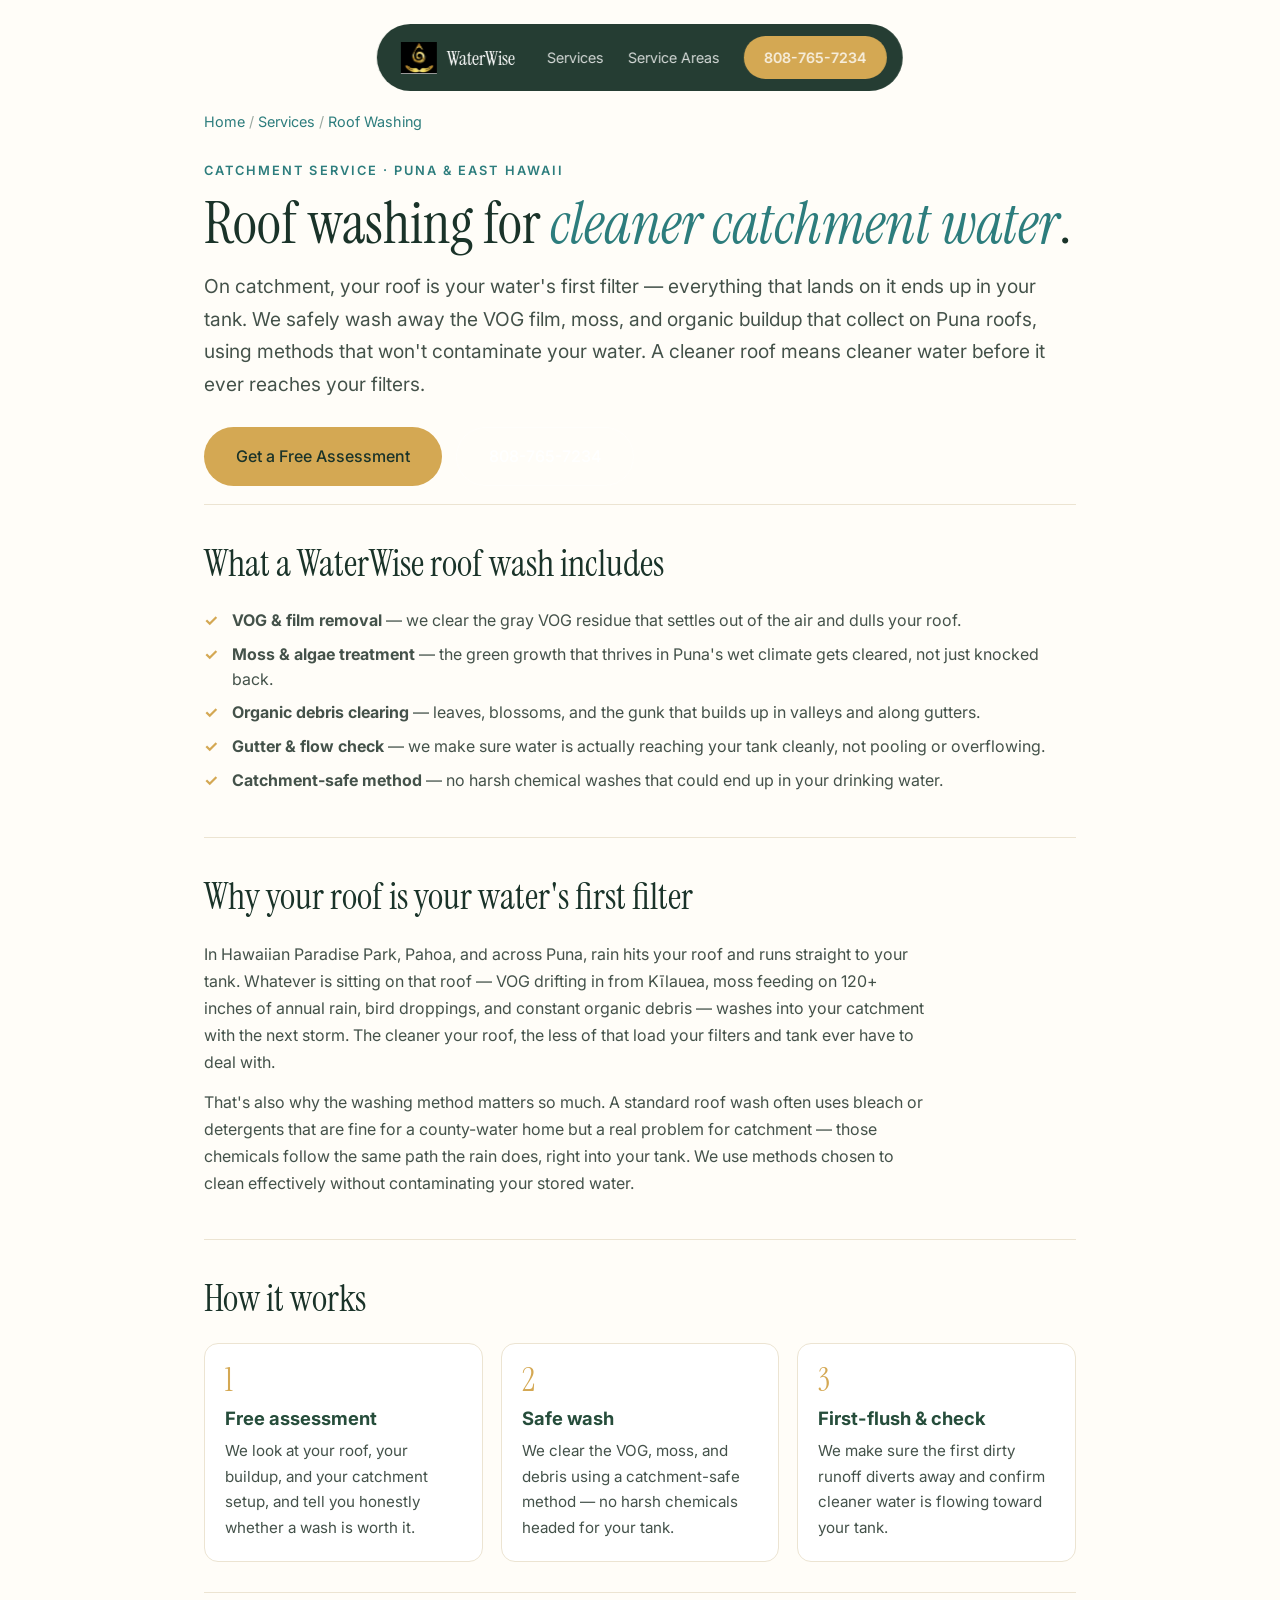
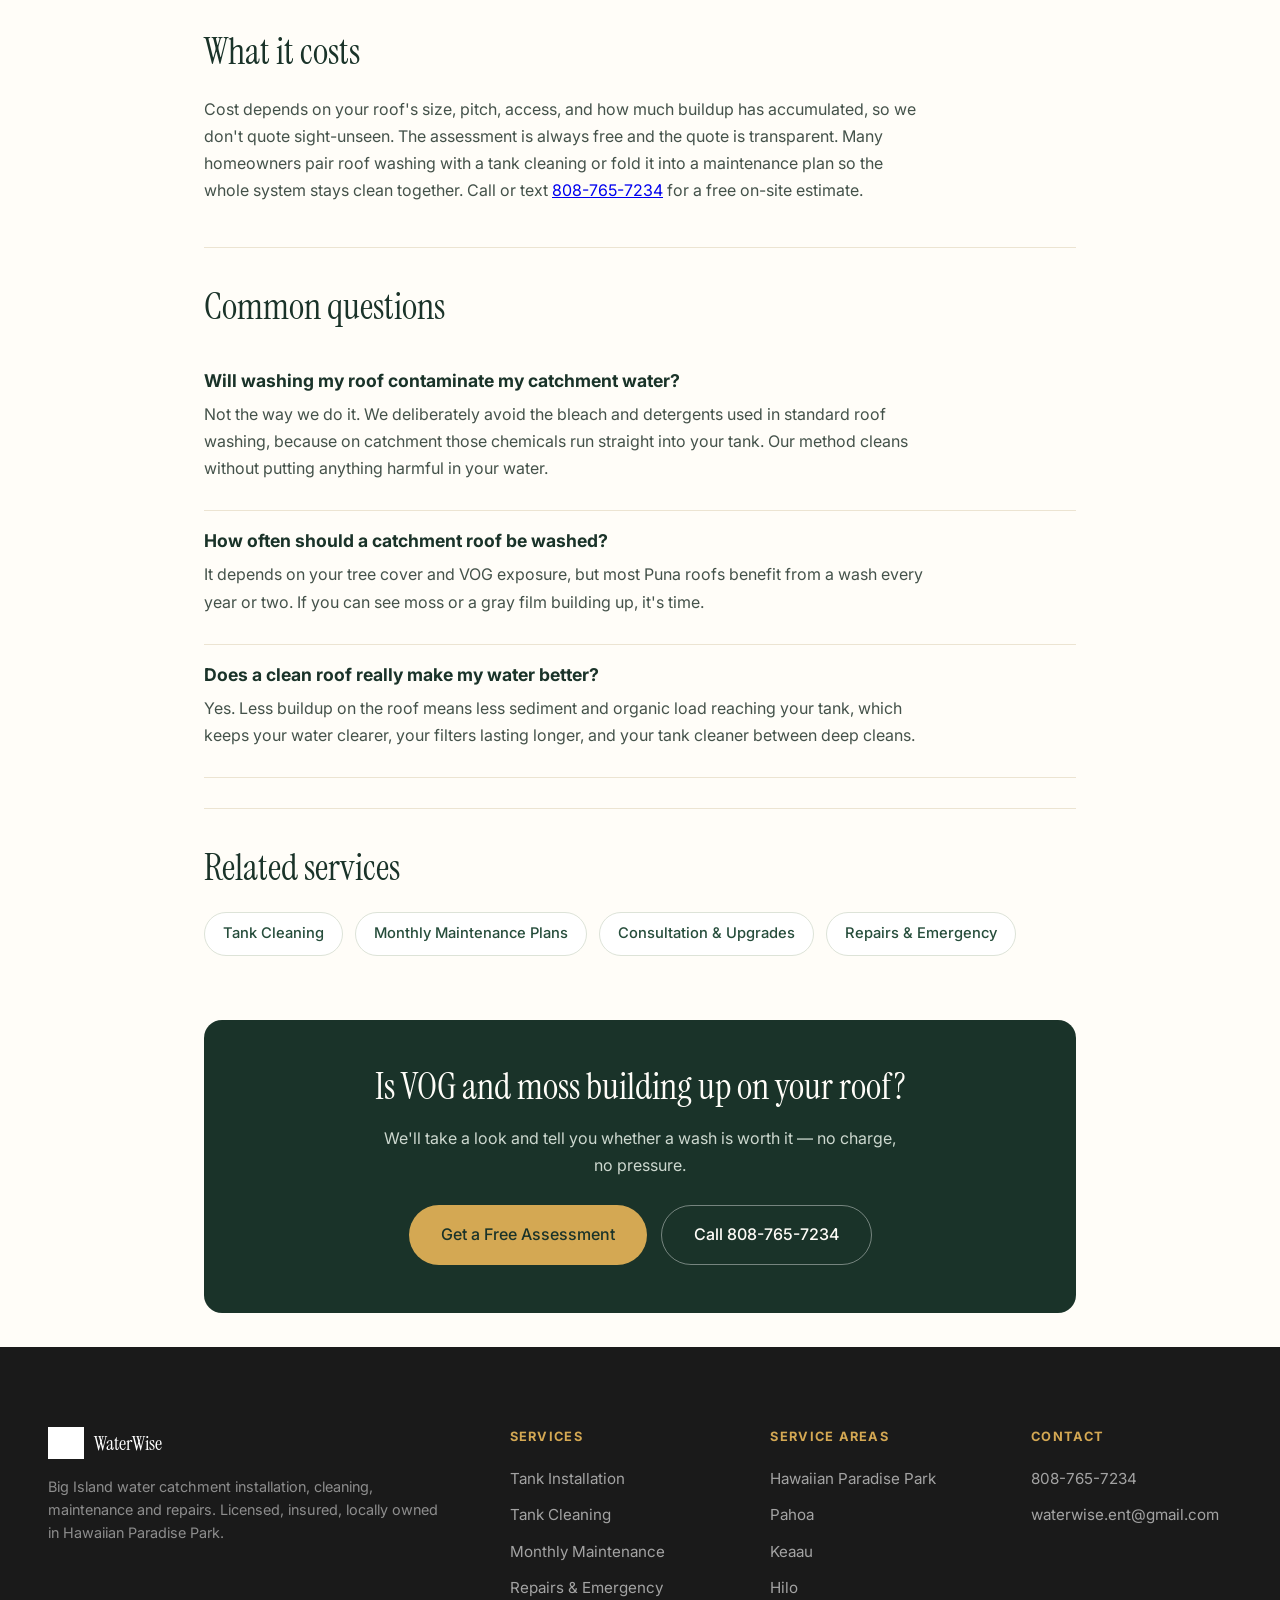
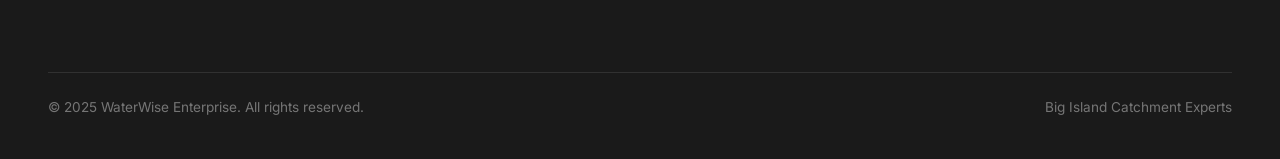
<file: services/roof-washing.html>
<!DOCTYPE html>
<html lang="en">
<head>
    <meta charset="UTF-8">
    <meta name="viewport" content="width=device-width, initial-scale=1.0">
    <title>Roof Washing for Catchment Systems on the Big Island | WaterWise Enterprise</title>
    <meta name="description" content="Safe-for-catchment roof washing in Puna & East Hawaii. We clear VOG, moss, and organic buildup with no harsh chemicals — cleaner roof, cleaner water. Free assessment. Call 808-765-7234.">
    <meta name="keywords" content="roof washing Hawaii catchment, catchment roof cleaning Big Island, safe roof wash Puna, moss removal catchment HPP">
    <link rel="canonical" href="https://www.waterwiseent.com/services/roof-washing">
    <meta name="robots" content="index, follow">

    <meta property="og:type" content="website">
    <meta property="og:title" content="Roof Washing for Catchment Systems on the Big Island | WaterWise Enterprise">
    <meta property="og:description" content="Safe-for-catchment roof washing — clear VOG, moss, and organic buildup with no harsh chemicals. Cleaner roof, cleaner water. Serving Puna & East Hawaii.">
    <meta property="og:url" content="https://www.waterwiseent.com/services/roof-washing">
    <meta property="og:image" content="https://www.waterwiseent.com/tank-after.jpg">
    <meta property="og:locale" content="en_US">
    <meta name="twitter:card" content="summary_large_image">
    <meta name="twitter:title" content="Roof Washing for Catchment Systems on the Big Island">
    <meta name="twitter:description" content="Safe-for-catchment roof washing — clear VOG, moss, and buildup with no harsh chemicals. Cleaner roof, cleaner water.">
    <meta name="twitter:image" content="https://www.waterwiseent.com/tank-after.jpg">

    <link rel="icon" type="image/png" href="../logo.png">
    <link rel="apple-touch-icon" href="../logo.png">
    <link rel="preconnect" href="https://fonts.googleapis.com">
    <link rel="preconnect" href="https://fonts.gstatic.com" crossorigin>
    <link href="https://fonts.googleapis.com/css2?family=Instrument+Serif:ital@0;1&family=Inter:wght@400;500;600&display=swap" rel="stylesheet">
    <link rel="stylesheet" href="../styles.css">
    <style>
        .subpage-main { max-width: 920px; margin: 0 auto; padding: 0 24px; }
        .breadcrumb { max-width: 920px; margin: 110px auto 0; padding: 0 24px; font-size: .9rem; color: var(--ocean); }
        .breadcrumb a { color: var(--ocean); text-decoration: none; }
        .breadcrumb a:hover { text-decoration: underline; }
        .breadcrumb span { color: #9aa8a0; }
        .subpage-hero { padding: 28px 0 8px; }
        .subpage-hero .kicker { text-transform: uppercase; letter-spacing: .16em; font-size: .8rem; font-weight: 600; color: var(--ocean); }
        .subpage-hero h1 { font-family: 'Instrument Serif', serif; font-weight: 400; font-size: clamp(2.4rem, 5vw, 3.6rem); color: var(--forest); line-height: 1.05; margin: 12px 0 16px; }
        .subpage-hero h1 i { color: var(--ocean); font-style: italic; }
        .lead-answer { font-size: 1.2rem; line-height: 1.6; color: #34423b; max-width: 70ch; }
        .subpage-cta-row { display: flex; gap: 14px; flex-wrap: wrap; margin: 26px 0 10px; }
        .subpage section { padding: 30px 0; border-top: 1px solid #ece4d2; }
        .subpage h2 { font-family: 'Instrument Serif', serif; font-weight: 400; font-size: clamp(1.7rem, 3.5vw, 2.3rem); color: var(--forest); margin-bottom: 14px; }
        .subpage h3 { font-size: 1.15rem; color: var(--forest-light); margin: 18px 0 6px; }
        .subpage p { color: #44524a; line-height: 1.7; margin-bottom: 12px; max-width: 72ch; }
        .subpage ul.ticks { list-style: none; margin: 8px 0 14px; }
        .subpage ul.ticks li { position: relative; padding-left: 28px; margin-bottom: 9px; color: #44524a; line-height: 1.55; }
        .subpage ul.ticks li::before { content: '✓'; position: absolute; left: 0; color: var(--gold); font-weight: 700; }
        .steps { display: grid; grid-template-columns: repeat(auto-fit, minmax(200px, 1fr)); gap: 18px; margin-top: 14px; }
        .step { background: #fff; border: 1px solid #ece4d2; border-radius: 14px; padding: 20px; }
        .step .n { font-family: 'Instrument Serif', serif; font-size: 2rem; color: var(--gold); line-height: 1; }
        .step h3 { margin: 8px 0 4px; }
        .step p { font-size: .95rem; margin: 0; }
        .related { display: flex; gap: 12px; flex-wrap: wrap; margin-top: 14px; }
        .related a { background: #fff; border: 1px solid #dde3d8; border-radius: 100px; padding: 9px 18px; color: var(--forest-light); text-decoration: none; font-size: .92rem; font-weight: 500; }
        .related a:hover { border-color: var(--gold); color: var(--forest); }
        .cta-band { background: var(--forest); color: var(--cream); border-radius: 18px; padding: 38px 34px; margin: 34px 0; text-align: center; }
        .cta-band h2 { color: var(--cream); margin-bottom: 8px; }
        .cta-band p { color: #cdd8cf; max-width: 52ch; margin: 0 auto 20px; }
        .cta-band .subpage-cta-row { justify-content: center; }
        .faq-block .faq-item { border-bottom: 1px solid #ece4d2; padding: 16px 0; }
        .faq-block h3 { color: var(--forest); margin: 0 0 6px; font-size: 1.1rem; }
    </style>

    <script type="application/ld+json">
    {
        "@context": "https://schema.org",
        "@type": "Service",
        "serviceType": "Roof Washing",
        "name": "Roof Washing for Catchment Systems on the Big Island",
        "description": "Safe-for-catchment roof washing that clears VOG, moss, and organic buildup without harsh chemicals that could contaminate your tank — because your roof is your water's first filter.",
        "provider": {
            "@type": "LocalBusiness",
            "name": "WaterWise Enterprise",
            "telephone": "+1-808-765-7234",
            "email": "waterwise.ent@gmail.com",
            "address": {
                "@type": "PostalAddress",
                "addressLocality": "Hawaiian Paradise Park",
                "addressRegion": "HI",
                "addressCountry": "US"
            },
            "url": "https://www.waterwiseent.com"
        },
        "areaServed": [
            { "@type": "Place", "name": "Hawaiian Paradise Park, HI" },
            { "@type": "Place", "name": "Pahoa, HI" },
            { "@type": "Place", "name": "Keaau, HI" },
            { "@type": "Place", "name": "Mountain View, HI" },
            { "@type": "Place", "name": "Hilo, HI" }
        ],
        "url": "https://www.waterwiseent.com/services/roof-washing"
    }
    </script>
    <script type="application/ld+json">
    {
        "@context": "https://schema.org",
        "@type": "BreadcrumbList",
        "itemListElement": [
            { "@type": "ListItem", "position": 1, "name": "Home", "item": "https://www.waterwiseent.com/" },
            { "@type": "ListItem", "position": 2, "name": "Services", "item": "https://www.waterwiseent.com/#services" },
            { "@type": "ListItem", "position": 3, "name": "Roof Washing", "item": "https://www.waterwiseent.com/services/roof-washing" }
        ]
    }
    </script>
</head>
<body>

    <header>
        <a href="/" class="logo">
            <img src="../logo.png" alt="WaterWise Enterprise">
            <span>WaterWise</span>
        </a>
        <div class="header-links">
            <a href="/#services">Services</a>
            <a href="/#areas">Service Areas</a>
            <a href="tel:808-765-7234" class="header-btn">808-765-7234</a>
        </div>
    </header>

    <nav class="breadcrumb" aria-label="Breadcrumb">
        <a href="/">Home</a> <span>/</span> <a href="/#services">Services</a> <span>/</span> Roof Washing
    </nav>

    <main class="subpage">
        <div class="subpage-main">
            <div class="subpage-hero">
                <div class="kicker">Catchment Service · Puna &amp; East Hawaii</div>
                <h1>Roof washing for <i>cleaner catchment water</i>.</h1>
                <p class="lead-answer">On catchment, your roof is your water's first filter — everything that lands on it ends up in your tank. We safely wash away the VOG film, moss, and organic buildup that collect on Puna roofs, using methods that won't contaminate your water. A cleaner roof means cleaner water before it ever reaches your filters.</p>
                <div class="subpage-cta-row">
                    <a href="/#contact" class="btn btn-gold">Get a Free Assessment</a>
                    <a href="tel:808-765-7234" class="btn btn-outline">808-765-7234</a>
                </div>
            </div>

            <section>
                <h2>What a WaterWise roof wash includes</h2>
                <ul class="ticks">
                    <li><strong>VOG &amp; film removal</strong> — we clear the gray VOG residue that settles out of the air and dulls your roof.</li>
                    <li><strong>Moss &amp; algae treatment</strong> — the green growth that thrives in Puna's wet climate gets cleared, not just knocked back.</li>
                    <li><strong>Organic debris clearing</strong> — leaves, blossoms, and the gunk that builds up in valleys and along gutters.</li>
                    <li><strong>Gutter &amp; flow check</strong> — we make sure water is actually reaching your tank cleanly, not pooling or overflowing.</li>
                    <li><strong>Catchment-safe method</strong> — no harsh chemical washes that could end up in your drinking water.</li>
                </ul>
            </section>

            <section>
                <h2>Why your roof is your water's first filter</h2>
                <p>In Hawaiian Paradise Park, Pahoa, and across Puna, rain hits your roof and runs straight to your tank. Whatever is sitting on that roof — VOG drifting in from Kīlauea, moss feeding on 120+ inches of annual rain, bird droppings, and constant organic debris — washes into your catchment with the next storm. The cleaner your roof, the less of that load your filters and tank ever have to deal with.</p>
                <p>That's also why the washing method matters so much. A standard roof wash often uses bleach or detergents that are fine for a county-water home but a real problem for catchment — those chemicals follow the same path the rain does, right into your tank. We use methods chosen to clean effectively without contaminating your stored water.</p>
            </section>

            <section>
                <h2>How it works</h2>
                <div class="steps">
                    <div class="step"><div class="n">1</div><h3>Free assessment</h3><p>We look at your roof, your buildup, and your catchment setup, and tell you honestly whether a wash is worth it.</p></div>
                    <div class="step"><div class="n">2</div><h3>Safe wash</h3><p>We clear the VOG, moss, and debris using a catchment-safe method — no harsh chemicals headed for your tank.</p></div>
                    <div class="step"><div class="n">3</div><h3>First-flush &amp; check</h3><p>We make sure the first dirty runoff diverts away and confirm cleaner water is flowing toward your tank.</p></div>
                </div>
            </section>

            <section>
                <h2>What it costs</h2>
                <p>Cost depends on your roof's size, pitch, access, and how much buildup has accumulated, so we don't quote sight-unseen. The assessment is always free and the quote is transparent. Many homeowners pair roof washing with a tank cleaning or fold it into a maintenance plan so the whole system stays clean together. Call or text <a href="tel:808-765-7234">808-765-7234</a> for a free on-site estimate.</p>
            </section>

            <section class="faq-block">
                <h2>Common questions</h2>
                <div class="faq-item"><h3>Will washing my roof contaminate my catchment water?</h3><p>Not the way we do it. We deliberately avoid the bleach and detergents used in standard roof washing, because on catchment those chemicals run straight into your tank. Our method cleans without putting anything harmful in your water.</p></div>
                <div class="faq-item"><h3>How often should a catchment roof be washed?</h3><p>It depends on your tree cover and VOG exposure, but most Puna roofs benefit from a wash every year or two. If you can see moss or a gray film building up, it's time.</p></div>
                <div class="faq-item"><h3>Does a clean roof really make my water better?</h3><p>Yes. Less buildup on the roof means less sediment and organic load reaching your tank, which keeps your water clearer, your filters lasting longer, and your tank cleaner between deep cleans.</p></div>
            </section>

            <section>
                <h2>Related services</h2>
                <div class="related">
                    <a href="/services/tank-cleaning">Tank Cleaning</a>
                    <a href="/services/maintenance-plans">Monthly Maintenance Plans</a>
                    <a href="/services/catchment-consultation">Consultation &amp; Upgrades</a>
                    <a href="/services/catchment-repairs">Repairs &amp; Emergency</a>
                </div>
            </section>

            <div class="cta-band">
                <h2>Is VOG and moss building up on your roof?</h2>
                <p>We'll take a look and tell you whether a wash is worth it — no charge, no pressure.</p>
                <div class="subpage-cta-row">
                    <a href="/#contact" class="btn btn-gold">Get a Free Assessment</a>
                    <a href="tel:808-765-7234" class="btn btn-outline" style="color:var(--cream);border-color:rgba(255,255,255,.4)">Call 808-765-7234</a>
                </div>
            </div>
        </div>
    </main>

    <footer>
        <div class="footer-inner">
            <div class="footer-brand">
                <a href="/" class="logo">
                    <img src="../logo.png" alt="WaterWise" style="filter: brightness(0) invert(1);">
                    <span>WaterWise</span>
                </a>
                <p>Big Island water catchment installation, cleaning, maintenance and repairs. Licensed, insured, locally owned in Hawaiian Paradise Park.</p>
            </div>
            <div>
                <h4>Services</h4>
                <a href="/services/tank-installation">Tank Installation</a>
                <a href="/services/tank-cleaning">Tank Cleaning</a>
                <a href="/services/maintenance-plans">Monthly Maintenance</a>
                <a href="/services/catchment-repairs">Repairs &amp; Emergency</a>
            </div>
            <div>
                <h4>Service Areas</h4>
                <a href="/service-area/hawaiian-paradise-park">Hawaiian Paradise Park</a>
                <a href="/service-area/pahoa">Pahoa</a>
                <a href="/service-area/keaau">Keaau</a>
                <a href="/service-area/hilo">Hilo</a>
            </div>
            <div>
                <h4>Contact</h4>
                <a href="tel:808-765-7234">808-765-7234</a>
                <a href="mailto:waterwise.ent@gmail.com">waterwise.ent@gmail.com</a>
            </div>
        </div>
        <div class="footer-bottom">
            <p>© 2025 WaterWise Enterprise. All rights reserved.</p>
            <p>Big Island Catchment Experts</p>
        </div>
    </footer>

</body>
</html>
</file>
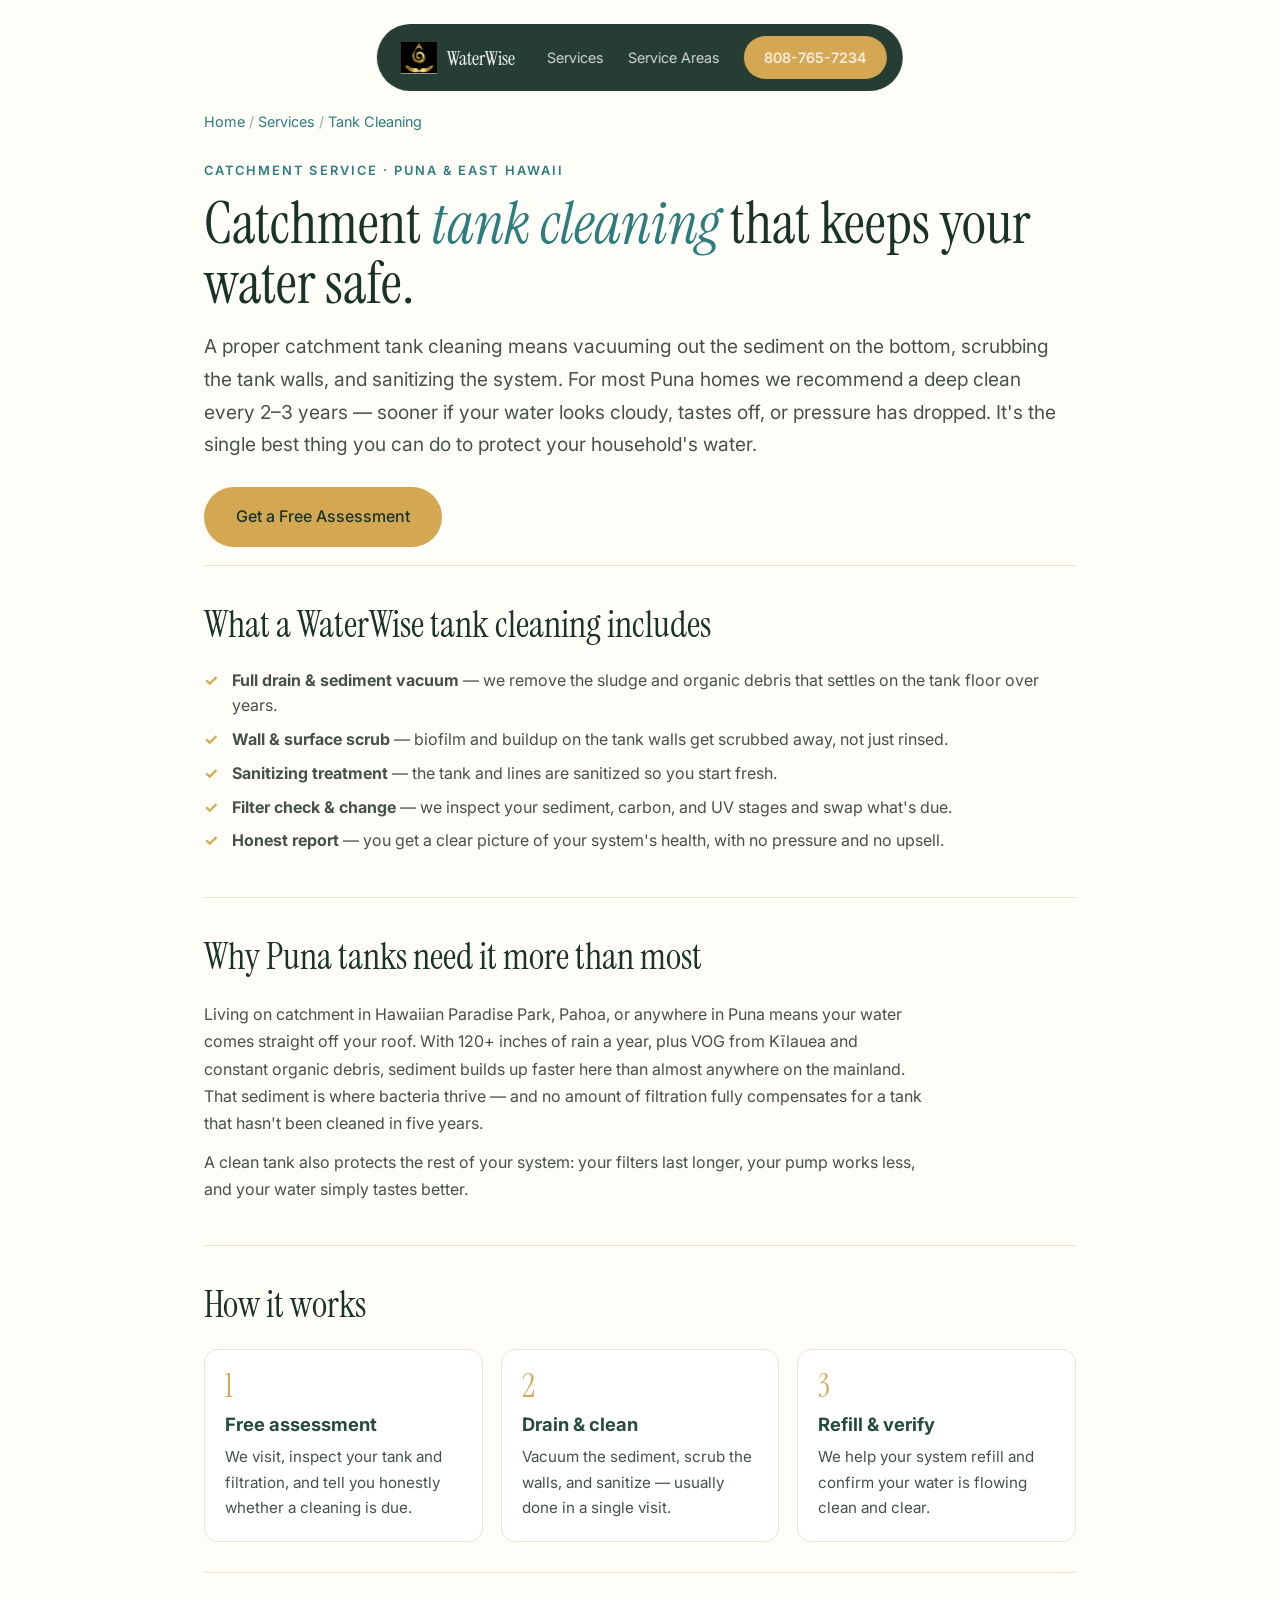
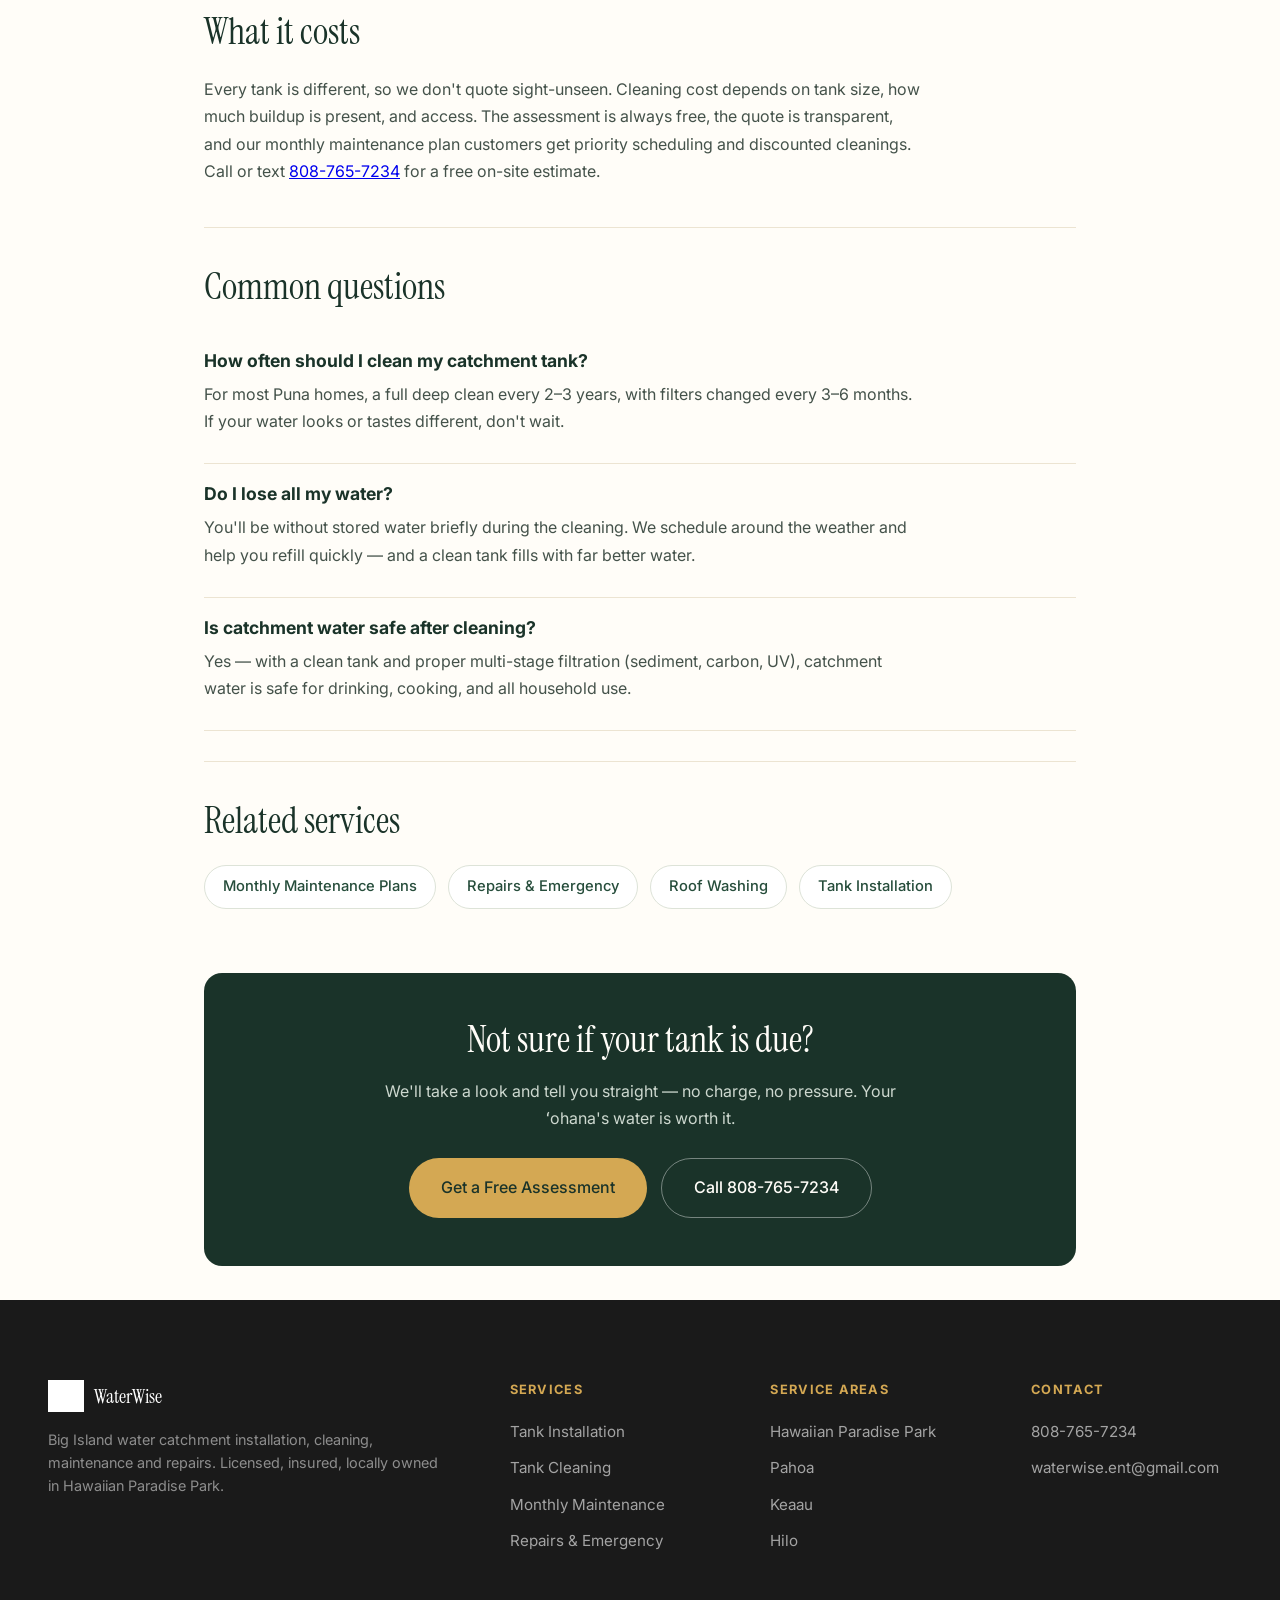
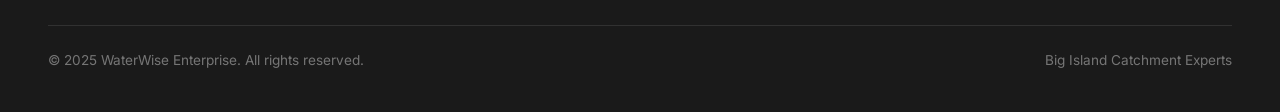
<file: services/tank-cleaning.html>
<!DOCTYPE html>
<html lang="en">
<head>
    <meta charset="UTF-8">
    <meta name="viewport" content="width=device-width, initial-scale=1.0">
    <title>Catchment Tank Cleaning on the Big Island | WaterWise Enterprise</title>
    <meta name="description" content="Professional catchment tank cleaning in Puna & East Hawaii. We vacuum sediment, scrub, and sanitize so your water stays safe. Free assessment. Call 808-765-7234.">
    <meta name="keywords" content="catchment tank cleaning Hawaii, water tank cleaning Big Island, Puna tank cleaning, catchment sanitizing HPP">
    <link rel="canonical" href="https://www.waterwiseent.com/services/tank-cleaning">
    <meta name="robots" content="index, follow">

    <meta property="og:type" content="website">
    <meta property="og:title" content="Catchment Tank Cleaning on the Big Island | WaterWise Enterprise">
    <meta property="og:description" content="We vacuum sediment, scrub the walls, and sanitize your catchment tank so your water stays safe. Serving Puna & East Hawaii.">
    <meta property="og:url" content="https://www.waterwiseent.com/services/tank-cleaning">
    <meta property="og:image" content="https://www.waterwiseent.com/tank-after.jpg">
    <meta property="og:locale" content="en_US">
    <meta name="twitter:card" content="summary_large_image">
    <meta name="twitter:title" content="Catchment Tank Cleaning on the Big Island">
    <meta name="twitter:description" content="We vacuum sediment, scrub, and sanitize your catchment tank so your water stays safe.">
    <meta name="twitter:image" content="https://www.waterwiseent.com/tank-after.jpg">

    <link rel="icon" type="image/png" href="../logo.png">
    <link rel="apple-touch-icon" href="../logo.png">
    <link rel="preconnect" href="https://fonts.googleapis.com">
    <link rel="preconnect" href="https://fonts.gstatic.com" crossorigin>
    <link href="https://fonts.googleapis.com/css2?family=Instrument+Serif:ital@0;1&family=Inter:wght@400;500;600&display=swap" rel="stylesheet">
    <link rel="stylesheet" href="../styles.css">
    <style>
        .subpage-main { max-width: 920px; margin: 0 auto; padding: 0 24px; }
        .breadcrumb { max-width: 920px; margin: 110px auto 0; padding: 0 24px; font-size: .9rem; color: var(--ocean); }
        .breadcrumb a { color: var(--ocean); text-decoration: none; }
        .breadcrumb a:hover { text-decoration: underline; }
        .breadcrumb span { color: #9aa8a0; }
        .subpage-hero { padding: 28px 0 8px; }
        .subpage-hero .kicker { text-transform: uppercase; letter-spacing: .16em; font-size: .8rem; font-weight: 600; color: var(--ocean); }
        .subpage-hero h1 { font-family: 'Instrument Serif', serif; font-weight: 400; font-size: clamp(2.4rem, 5vw, 3.6rem); color: var(--forest); line-height: 1.05; margin: 12px 0 16px; }
        .subpage-hero h1 i { color: var(--ocean); font-style: italic; }
        .lead-answer { font-size: 1.2rem; line-height: 1.6; color: #34423b; max-width: 70ch; }
        .subpage-cta-row { display: flex; gap: 14px; flex-wrap: wrap; margin: 26px 0 10px; }
        .subpage section { padding: 30px 0; border-top: 1px solid #ece4d2; }
        .subpage h2 { font-family: 'Instrument Serif', serif; font-weight: 400; font-size: clamp(1.7rem, 3.5vw, 2.3rem); color: var(--forest); margin-bottom: 14px; }
        .subpage h3 { font-size: 1.15rem; color: var(--forest-light); margin: 18px 0 6px; }
        .subpage p { color: #44524a; line-height: 1.7; margin-bottom: 12px; max-width: 72ch; }
        .subpage ul.ticks { list-style: none; margin: 8px 0 14px; }
        .subpage ul.ticks li { position: relative; padding-left: 28px; margin-bottom: 9px; color: #44524a; line-height: 1.55; }
        .subpage ul.ticks li::before { content: '✓'; position: absolute; left: 0; color: var(--gold); font-weight: 700; }
        .steps { display: grid; grid-template-columns: repeat(auto-fit, minmax(200px, 1fr)); gap: 18px; margin-top: 14px; }
        .step { background: #fff; border: 1px solid #ece4d2; border-radius: 14px; padding: 20px; }
        .step .n { font-family: 'Instrument Serif', serif; font-size: 2rem; color: var(--gold); line-height: 1; }
        .step h3 { margin: 8px 0 4px; }
        .step p { font-size: .95rem; margin: 0; }
        .related { display: flex; gap: 12px; flex-wrap: wrap; margin-top: 14px; }
        .related a { background: #fff; border: 1px solid #dde3d8; border-radius: 100px; padding: 9px 18px; color: var(--forest-light); text-decoration: none; font-size: .92rem; font-weight: 500; }
        .related a:hover { border-color: var(--gold); color: var(--forest); }
        .cta-band { background: var(--forest); color: var(--cream); border-radius: 18px; padding: 38px 34px; margin: 34px 0; text-align: center; }
        .cta-band h2 { color: var(--cream); margin-bottom: 8px; }
        .cta-band p { color: #cdd8cf; max-width: 52ch; margin: 0 auto 20px; }
        .cta-band .subpage-cta-row { justify-content: center; }
        .faq-block .faq-item { border-bottom: 1px solid #ece4d2; padding: 16px 0; }
        .faq-block h3 { color: var(--forest); margin: 0 0 6px; font-size: 1.1rem; }
    </style>

    <script type="application/ld+json">
    {
        "@context": "https://schema.org",
        "@type": "Service",
        "serviceType": "Catchment Tank Cleaning",
        "name": "Catchment Tank Cleaning on the Big Island",
        "description": "Professional catchment water tank cleaning: vacuuming sediment, scrubbing tank walls, and sanitizing the system so your stored water stays safe for your household.",
        "provider": {
            "@type": "LocalBusiness",
            "name": "WaterWise Enterprise",
            "telephone": "+1-808-765-7234",
            "email": "waterwise.ent@gmail.com",
            "address": {
                "@type": "PostalAddress",
                "addressLocality": "Hawaiian Paradise Park",
                "addressRegion": "HI",
                "addressCountry": "US"
            },
            "url": "https://www.waterwiseent.com"
        },
        "areaServed": [
            { "@type": "Place", "name": "Hawaiian Paradise Park, HI" },
            { "@type": "Place", "name": "Pahoa, HI" },
            { "@type": "Place", "name": "Keaau, HI" },
            { "@type": "Place", "name": "Mountain View, HI" },
            { "@type": "Place", "name": "Hilo, HI" }
        ],
        "url": "https://www.waterwiseent.com/services/tank-cleaning"
    }
    </script>
    <script type="application/ld+json">
    {
        "@context": "https://schema.org",
        "@type": "BreadcrumbList",
        "itemListElement": [
            { "@type": "ListItem", "position": 1, "name": "Home", "item": "https://www.waterwiseent.com/" },
            { "@type": "ListItem", "position": 2, "name": "Services", "item": "https://www.waterwiseent.com/#services" },
            { "@type": "ListItem", "position": 3, "name": "Tank Cleaning", "item": "https://www.waterwiseent.com/services/tank-cleaning" }
        ]
    }
    </script>
</head>
<body>

    <header>
        <a href="/" class="logo">
            <img src="../logo.png" alt="WaterWise Enterprise">
            <span>WaterWise</span>
        </a>
        <div class="header-links">
            <a href="/#services">Services</a>
            <a href="/#areas">Service Areas</a>
            <a href="tel:808-765-7234" class="header-btn">808-765-7234</a>
        </div>
    </header>

    <nav class="breadcrumb" aria-label="Breadcrumb">
        <a href="/">Home</a> <span>/</span> <a href="/#services">Services</a> <span>/</span> Tank Cleaning
    </nav>

    <main class="subpage">
        <div class="subpage-main">
            <div class="subpage-hero">
                <div class="kicker">Catchment Service · Puna &amp; East Hawaii</div>
                <h1>Catchment <i>tank cleaning</i> that keeps your water safe.</h1>
                <p class="lead-answer">A proper catchment tank cleaning means vacuuming out the sediment on the bottom, scrubbing the tank walls, and sanitizing the system. For most Puna homes we recommend a deep clean every 2–3 years — sooner if your water looks cloudy, tastes off, or pressure has dropped. It's the single best thing you can do to protect your household's water.</p>
                <div class="subpage-cta-row">
                    <a href="/#contact" class="btn btn-gold">Get a Free Assessment</a>
                    <a href="tel:808-765-7234" class="btn btn-outline">808-765-7234</a>
                </div>
            </div>

            <section>
                <h2>What a WaterWise tank cleaning includes</h2>
                <ul class="ticks">
                    <li><strong>Full drain &amp; sediment vacuum</strong> — we remove the sludge and organic debris that settles on the tank floor over years.</li>
                    <li><strong>Wall &amp; surface scrub</strong> — biofilm and buildup on the tank walls get scrubbed away, not just rinsed.</li>
                    <li><strong>Sanitizing treatment</strong> — the tank and lines are sanitized so you start fresh.</li>
                    <li><strong>Filter check &amp; change</strong> — we inspect your sediment, carbon, and UV stages and swap what's due.</li>
                    <li><strong>Honest report</strong> — you get a clear picture of your system's health, with no pressure and no upsell.</li>
                </ul>
            </section>

            <section>
                <h2>Why Puna tanks need it more than most</h2>
                <p>Living on catchment in Hawaiian Paradise Park, Pahoa, or anywhere in Puna means your water comes straight off your roof. With 120+ inches of rain a year, plus VOG from Kīlauea and constant organic debris, sediment builds up faster here than almost anywhere on the mainland. That sediment is where bacteria thrive — and no amount of filtration fully compensates for a tank that hasn't been cleaned in five years.</p>
                <p>A clean tank also protects the rest of your system: your filters last longer, your pump works less, and your water simply tastes better.</p>
            </section>

            <section>
                <h2>How it works</h2>
                <div class="steps">
                    <div class="step"><div class="n">1</div><h3>Free assessment</h3><p>We visit, inspect your tank and filtration, and tell you honestly whether a cleaning is due.</p></div>
                    <div class="step"><div class="n">2</div><h3>Drain &amp; clean</h3><p>Vacuum the sediment, scrub the walls, and sanitize — usually done in a single visit.</p></div>
                    <div class="step"><div class="n">3</div><h3>Refill &amp; verify</h3><p>We help your system refill and confirm your water is flowing clean and clear.</p></div>
                </div>
            </section>

            <section>
                <h2>What it costs</h2>
                <p>Every tank is different, so we don't quote sight-unseen. Cleaning cost depends on tank size, how much buildup is present, and access. The assessment is always free, the quote is transparent, and our monthly maintenance plan customers get priority scheduling and discounted cleanings. Call or text <a href="tel:808-765-7234">808-765-7234</a> for a free on-site estimate.</p>
            </section>

            <section class="faq-block">
                <h2>Common questions</h2>
                <div class="faq-item"><h3>How often should I clean my catchment tank?</h3><p>For most Puna homes, a full deep clean every 2–3 years, with filters changed every 3–6 months. If your water looks or tastes different, don't wait.</p></div>
                <div class="faq-item"><h3>Do I lose all my water?</h3><p>You'll be without stored water briefly during the cleaning. We schedule around the weather and help you refill quickly — and a clean tank fills with far better water.</p></div>
                <div class="faq-item"><h3>Is catchment water safe after cleaning?</h3><p>Yes — with a clean tank and proper multi-stage filtration (sediment, carbon, UV), catchment water is safe for drinking, cooking, and all household use.</p></div>
            </section>

            <section>
                <h2>Related services</h2>
                <div class="related">
                    <a href="/services/maintenance-plans">Monthly Maintenance Plans</a>
                    <a href="/services/catchment-repairs">Repairs &amp; Emergency</a>
                    <a href="/services/roof-washing">Roof Washing</a>
                    <a href="/services/tank-installation">Tank Installation</a>
                </div>
            </section>

            <div class="cta-band">
                <h2>Not sure if your tank is due?</h2>
                <p>We'll take a look and tell you straight — no charge, no pressure. Your ʻohana's water is worth it.</p>
                <div class="subpage-cta-row">
                    <a href="/#contact" class="btn btn-gold">Get a Free Assessment</a>
                    <a href="tel:808-765-7234" class="btn btn-outline" style="color:var(--cream);border-color:rgba(255,255,255,.4)">Call 808-765-7234</a>
                </div>
            </div>
        </div>
    </main>

    <footer>
        <div class="footer-inner">
            <div class="footer-brand">
                <a href="/" class="logo">
                    <img src="../logo.png" alt="WaterWise" style="filter: brightness(0) invert(1);">
                    <span>WaterWise</span>
                </a>
                <p>Big Island water catchment installation, cleaning, maintenance and repairs. Licensed, insured, locally owned in Hawaiian Paradise Park.</p>
            </div>
            <div>
                <h4>Services</h4>
                <a href="/services/tank-installation">Tank Installation</a>
                <a href="/services/tank-cleaning">Tank Cleaning</a>
                <a href="/services/maintenance-plans">Monthly Maintenance</a>
                <a href="/services/catchment-repairs">Repairs &amp; Emergency</a>
            </div>
            <div>
                <h4>Service Areas</h4>
                <a href="/service-area/hawaiian-paradise-park">Hawaiian Paradise Park</a>
                <a href="/service-area/pahoa">Pahoa</a>
                <a href="/service-area/keaau">Keaau</a>
                <a href="/service-area/hilo">Hilo</a>
            </div>
            <div>
                <h4>Contact</h4>
                <a href="tel:808-765-7234">808-765-7234</a>
                <a href="mailto:waterwise.ent@gmail.com">waterwise.ent@gmail.com</a>
            </div>
        </div>
        <div class="footer-bottom">
            <p>© 2025 WaterWise Enterprise. All rights reserved.</p>
            <p>Big Island Catchment Experts</p>
        </div>
    </footer>

</body>
</html>
</file>
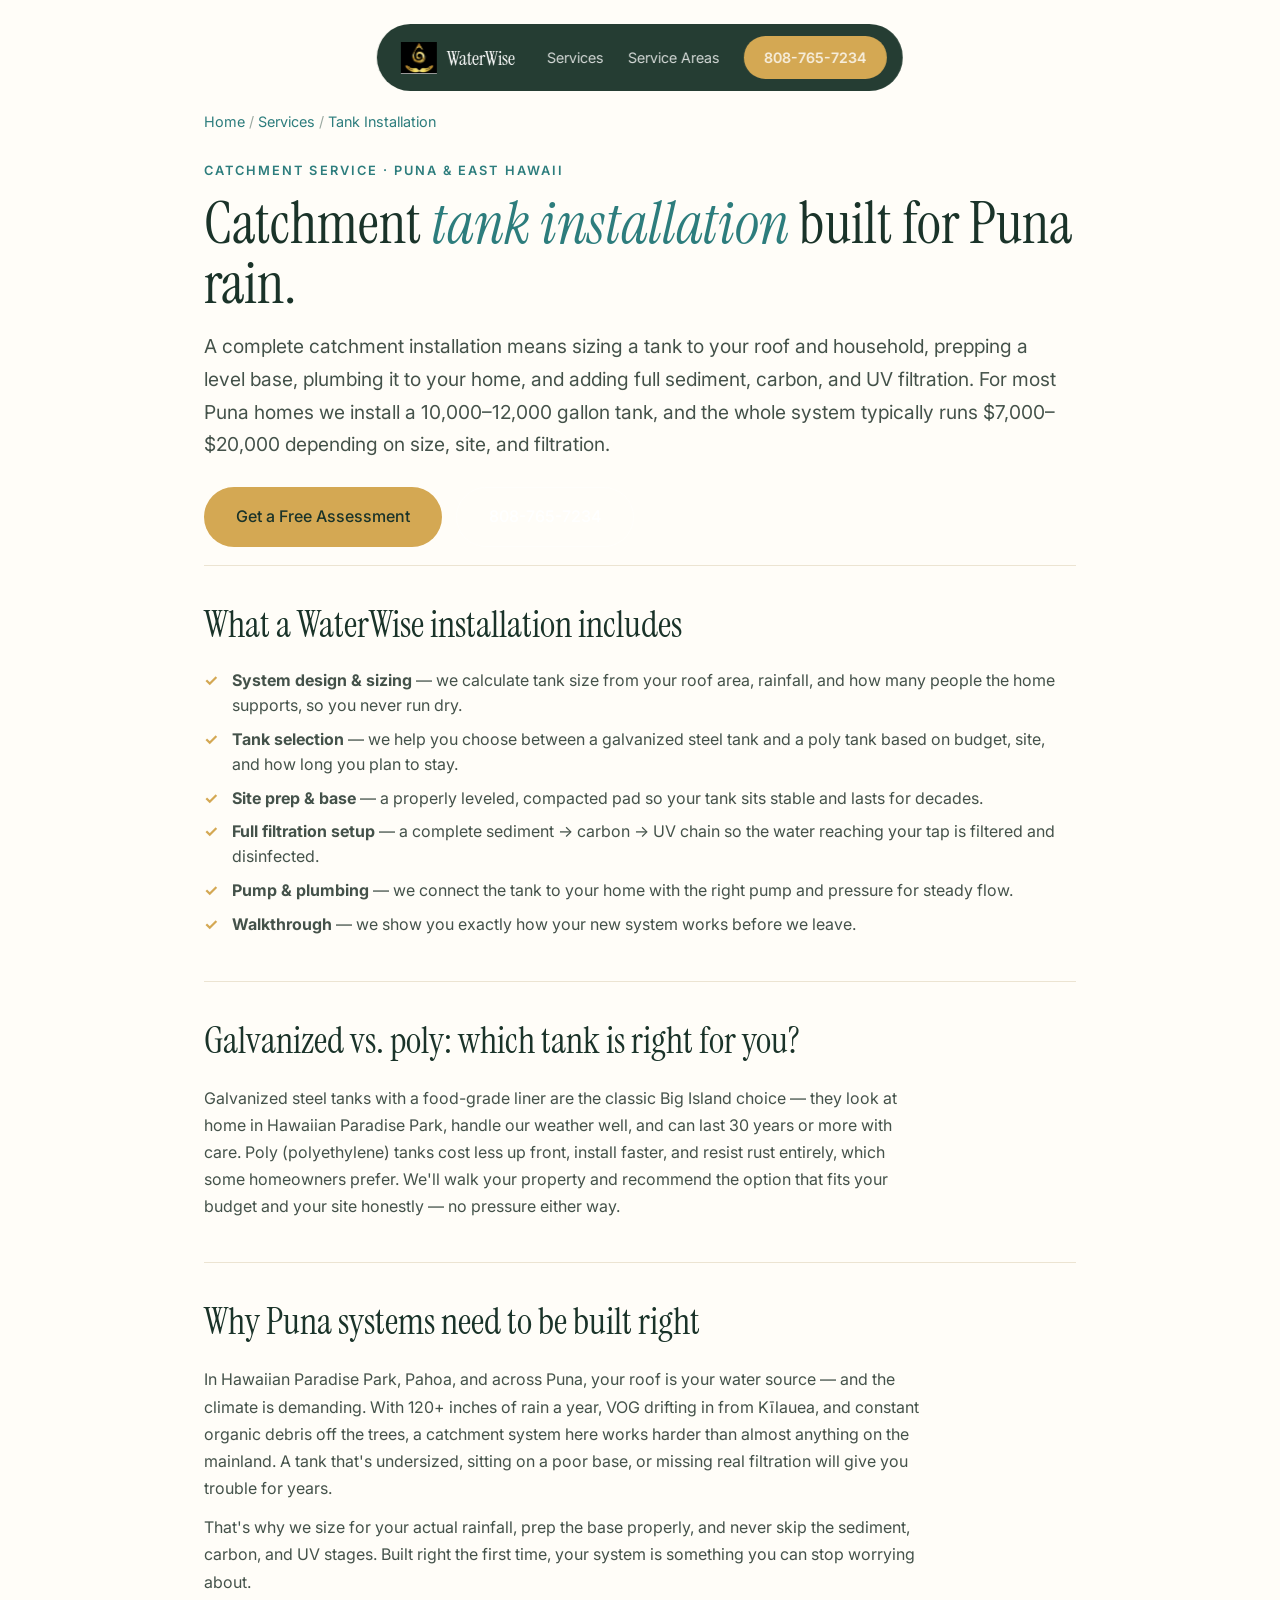
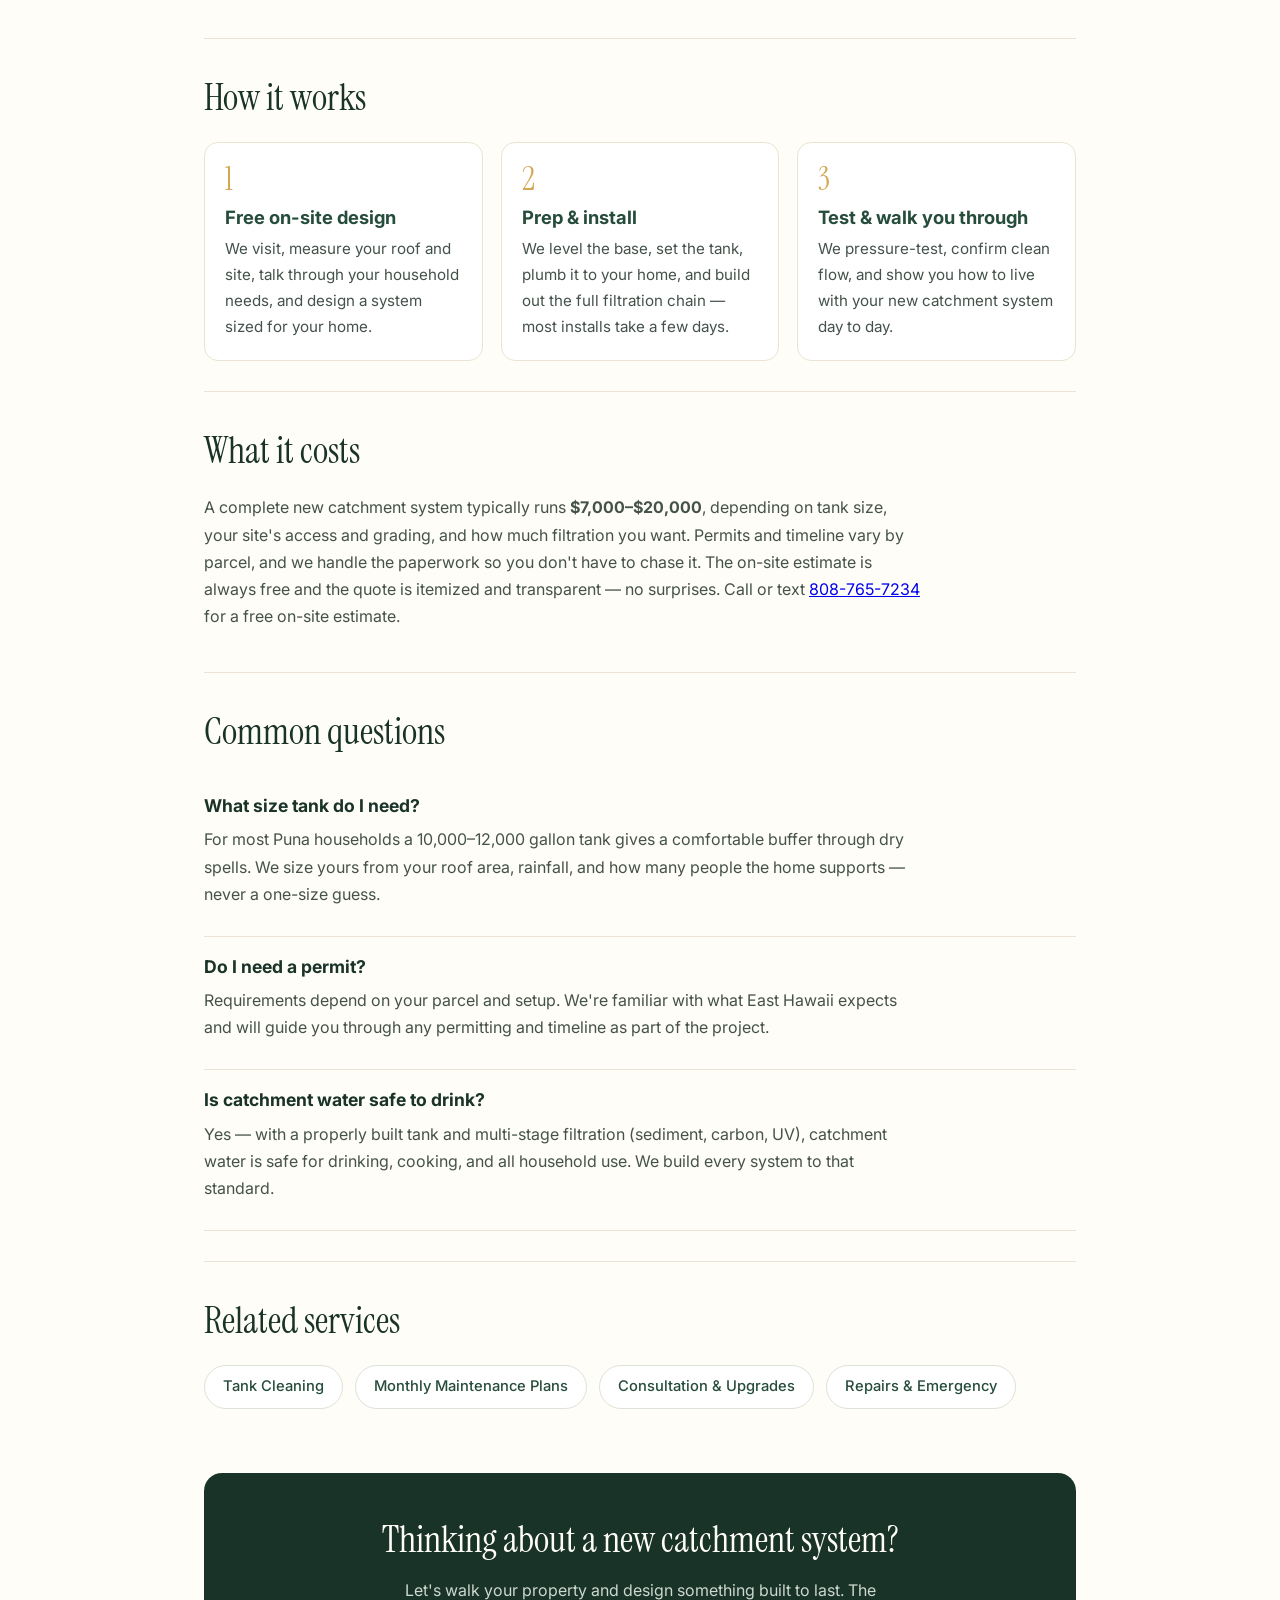
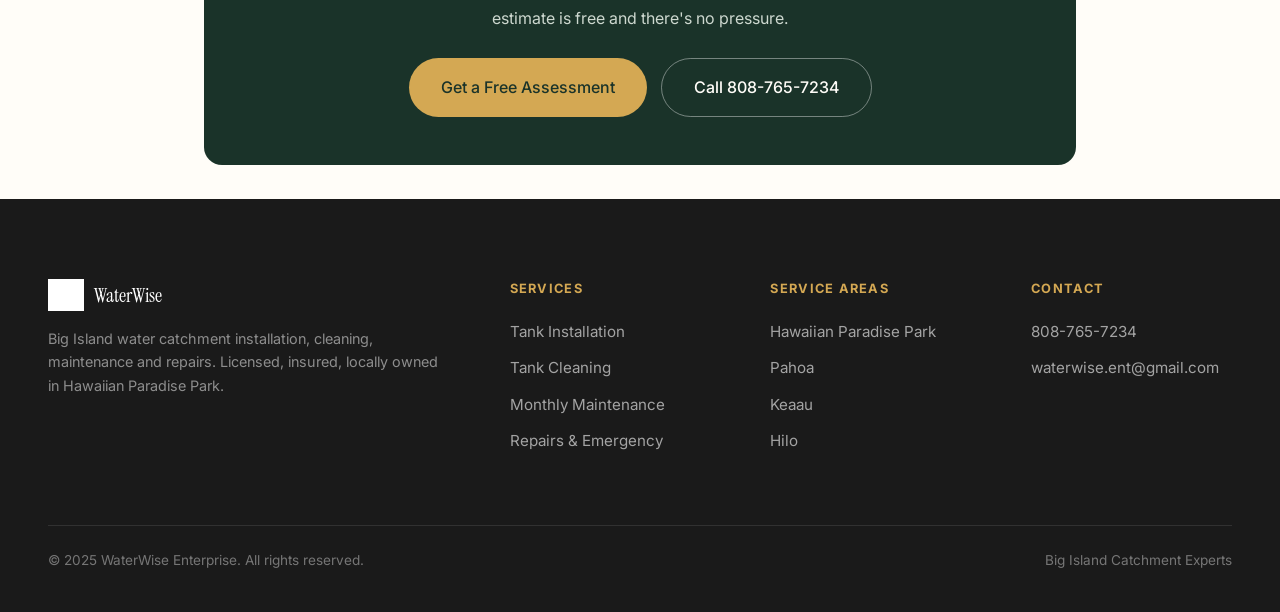
<file: services/tank-installation.html>
<!DOCTYPE html>
<html lang="en">
<head>
    <meta charset="UTF-8">
    <meta name="viewport" content="width=device-width, initial-scale=1.0">
    <title>Water Catchment Tank Installation on the Big Island | WaterWise Enterprise</title>
    <meta name="description" content="New catchment tank installation in Puna & East Hawaii — system design, sizing, site prep, and full sediment→carbon→UV filtration. Free on-site estimate. Call 808-765-7234.">
    <meta name="keywords" content="catchment tank installation Hawaii, water catchment system Big Island, new catchment tank Puna, poly vs galvanized tank HPP">
    <link rel="canonical" href="https://www.waterwiseent.com/services/tank-installation">
    <meta name="robots" content="index, follow">

    <meta property="og:type" content="website">
    <meta property="og:title" content="Water Catchment Tank Installation on the Big Island | WaterWise Enterprise">
    <meta property="og:description" content="New catchment system design, tank sizing, site prep, and full filtration setup built for Puna rain. Serving Puna & East Hawaii.">
    <meta property="og:url" content="https://www.waterwiseent.com/services/tank-installation">
    <meta property="og:image" content="https://www.waterwiseent.com/tank-after.jpg">
    <meta property="og:locale" content="en_US">
    <meta name="twitter:card" content="summary_large_image">
    <meta name="twitter:title" content="Water Catchment Tank Installation on the Big Island">
    <meta name="twitter:description" content="New catchment system design, sizing, site prep, and full filtration built for Puna rain.">
    <meta name="twitter:image" content="https://www.waterwiseent.com/tank-after.jpg">

    <link rel="icon" type="image/png" href="../logo.png">
    <link rel="apple-touch-icon" href="../logo.png">
    <link rel="preconnect" href="https://fonts.googleapis.com">
    <link rel="preconnect" href="https://fonts.gstatic.com" crossorigin>
    <link href="https://fonts.googleapis.com/css2?family=Instrument+Serif:ital@0;1&family=Inter:wght@400;500;600&display=swap" rel="stylesheet">
    <link rel="stylesheet" href="../styles.css">
    <style>
        .subpage-main { max-width: 920px; margin: 0 auto; padding: 0 24px; }
        .breadcrumb { max-width: 920px; margin: 110px auto 0; padding: 0 24px; font-size: .9rem; color: var(--ocean); }
        .breadcrumb a { color: var(--ocean); text-decoration: none; }
        .breadcrumb a:hover { text-decoration: underline; }
        .breadcrumb span { color: #9aa8a0; }
        .subpage-hero { padding: 28px 0 8px; }
        .subpage-hero .kicker { text-transform: uppercase; letter-spacing: .16em; font-size: .8rem; font-weight: 600; color: var(--ocean); }
        .subpage-hero h1 { font-family: 'Instrument Serif', serif; font-weight: 400; font-size: clamp(2.4rem, 5vw, 3.6rem); color: var(--forest); line-height: 1.05; margin: 12px 0 16px; }
        .subpage-hero h1 i { color: var(--ocean); font-style: italic; }
        .lead-answer { font-size: 1.2rem; line-height: 1.6; color: #34423b; max-width: 70ch; }
        .subpage-cta-row { display: flex; gap: 14px; flex-wrap: wrap; margin: 26px 0 10px; }
        .subpage section { padding: 30px 0; border-top: 1px solid #ece4d2; }
        .subpage h2 { font-family: 'Instrument Serif', serif; font-weight: 400; font-size: clamp(1.7rem, 3.5vw, 2.3rem); color: var(--forest); margin-bottom: 14px; }
        .subpage h3 { font-size: 1.15rem; color: var(--forest-light); margin: 18px 0 6px; }
        .subpage p { color: #44524a; line-height: 1.7; margin-bottom: 12px; max-width: 72ch; }
        .subpage ul.ticks { list-style: none; margin: 8px 0 14px; }
        .subpage ul.ticks li { position: relative; padding-left: 28px; margin-bottom: 9px; color: #44524a; line-height: 1.55; }
        .subpage ul.ticks li::before { content: '✓'; position: absolute; left: 0; color: var(--gold); font-weight: 700; }
        .steps { display: grid; grid-template-columns: repeat(auto-fit, minmax(200px, 1fr)); gap: 18px; margin-top: 14px; }
        .step { background: #fff; border: 1px solid #ece4d2; border-radius: 14px; padding: 20px; }
        .step .n { font-family: 'Instrument Serif', serif; font-size: 2rem; color: var(--gold); line-height: 1; }
        .step h3 { margin: 8px 0 4px; }
        .step p { font-size: .95rem; margin: 0; }
        .related { display: flex; gap: 12px; flex-wrap: wrap; margin-top: 14px; }
        .related a { background: #fff; border: 1px solid #dde3d8; border-radius: 100px; padding: 9px 18px; color: var(--forest-light); text-decoration: none; font-size: .92rem; font-weight: 500; }
        .related a:hover { border-color: var(--gold); color: var(--forest); }
        .cta-band { background: var(--forest); color: var(--cream); border-radius: 18px; padding: 38px 34px; margin: 34px 0; text-align: center; }
        .cta-band h2 { color: var(--cream); margin-bottom: 8px; }
        .cta-band p { color: #cdd8cf; max-width: 52ch; margin: 0 auto 20px; }
        .cta-band .subpage-cta-row { justify-content: center; }
        .faq-block .faq-item { border-bottom: 1px solid #ece4d2; padding: 16px 0; }
        .faq-block h3 { color: var(--forest); margin: 0 0 6px; font-size: 1.1rem; }
    </style>

    <script type="application/ld+json">
    {
        "@context": "https://schema.org",
        "@type": "Service",
        "serviceType": "Catchment Tank Installation",
        "name": "Water Catchment Tank Installation on the Big Island",
        "description": "Complete catchment system design and installation: tank sizing, galvanized or poly tank selection, site prep, and full sediment, carbon, and UV filtration built for Puna's heavy rainfall.",
        "provider": {
            "@type": "LocalBusiness",
            "name": "WaterWise Enterprise",
            "telephone": "+1-808-765-7234",
            "email": "waterwise.ent@gmail.com",
            "address": {
                "@type": "PostalAddress",
                "addressLocality": "Hawaiian Paradise Park",
                "addressRegion": "HI",
                "addressCountry": "US"
            },
            "url": "https://www.waterwiseent.com"
        },
        "areaServed": [
            { "@type": "Place", "name": "Hawaiian Paradise Park, HI" },
            { "@type": "Place", "name": "Pahoa, HI" },
            { "@type": "Place", "name": "Keaau, HI" },
            { "@type": "Place", "name": "Mountain View, HI" },
            { "@type": "Place", "name": "Hilo, HI" }
        ],
        "url": "https://www.waterwiseent.com/services/tank-installation"
    }
    </script>
    <script type="application/ld+json">
    {
        "@context": "https://schema.org",
        "@type": "BreadcrumbList",
        "itemListElement": [
            { "@type": "ListItem", "position": 1, "name": "Home", "item": "https://www.waterwiseent.com/" },
            { "@type": "ListItem", "position": 2, "name": "Services", "item": "https://www.waterwiseent.com/#services" },
            { "@type": "ListItem", "position": 3, "name": "Tank Installation", "item": "https://www.waterwiseent.com/services/tank-installation" }
        ]
    }
    </script>
</head>
<body>

    <header>
        <a href="/" class="logo">
            <img src="../logo.png" alt="WaterWise Enterprise">
            <span>WaterWise</span>
        </a>
        <div class="header-links">
            <a href="/#services">Services</a>
            <a href="/#areas">Service Areas</a>
            <a href="tel:808-765-7234" class="header-btn">808-765-7234</a>
        </div>
    </header>

    <nav class="breadcrumb" aria-label="Breadcrumb">
        <a href="/">Home</a> <span>/</span> <a href="/#services">Services</a> <span>/</span> Tank Installation
    </nav>

    <main class="subpage">
        <div class="subpage-main">
            <div class="subpage-hero">
                <div class="kicker">Catchment Service · Puna &amp; East Hawaii</div>
                <h1>Catchment <i>tank installation</i> built for Puna rain.</h1>
                <p class="lead-answer">A complete catchment installation means sizing a tank to your roof and household, prepping a level base, plumbing it to your home, and adding full sediment, carbon, and UV filtration. For most Puna homes we install a 10,000–12,000 gallon tank, and the whole system typically runs $7,000–$20,000 depending on size, site, and filtration.</p>
                <div class="subpage-cta-row">
                    <a href="/#contact" class="btn btn-gold">Get a Free Assessment</a>
                    <a href="tel:808-765-7234" class="btn btn-outline">808-765-7234</a>
                </div>
            </div>

            <section>
                <h2>What a WaterWise installation includes</h2>
                <ul class="ticks">
                    <li><strong>System design &amp; sizing</strong> — we calculate tank size from your roof area, rainfall, and how many people the home supports, so you never run dry.</li>
                    <li><strong>Tank selection</strong> — we help you choose between a galvanized steel tank and a poly tank based on budget, site, and how long you plan to stay.</li>
                    <li><strong>Site prep &amp; base</strong> — a properly leveled, compacted pad so your tank sits stable and lasts for decades.</li>
                    <li><strong>Full filtration setup</strong> — a complete sediment → carbon → UV chain so the water reaching your tap is filtered and disinfected.</li>
                    <li><strong>Pump &amp; plumbing</strong> — we connect the tank to your home with the right pump and pressure for steady flow.</li>
                    <li><strong>Walkthrough</strong> — we show you exactly how your new system works before we leave.</li>
                </ul>
            </section>

            <section>
                <h2>Galvanized vs. poly: which tank is right for you?</h2>
                <p>Galvanized steel tanks with a food-grade liner are the classic Big Island choice — they look at home in Hawaiian Paradise Park, handle our weather well, and can last 30 years or more with care. Poly (polyethylene) tanks cost less up front, install faster, and resist rust entirely, which some homeowners prefer. We'll walk your property and recommend the option that fits your budget and your site honestly — no pressure either way.</p>
            </section>

            <section>
                <h2>Why Puna systems need to be built right</h2>
                <p>In Hawaiian Paradise Park, Pahoa, and across Puna, your roof is your water source — and the climate is demanding. With 120+ inches of rain a year, VOG drifting in from Kīlauea, and constant organic debris off the trees, a catchment system here works harder than almost anything on the mainland. A tank that's undersized, sitting on a poor base, or missing real filtration will give you trouble for years.</p>
                <p>That's why we size for your actual rainfall, prep the base properly, and never skip the sediment, carbon, and UV stages. Built right the first time, your system is something you can stop worrying about.</p>
            </section>

            <section>
                <h2>How it works</h2>
                <div class="steps">
                    <div class="step"><div class="n">1</div><h3>Free on-site design</h3><p>We visit, measure your roof and site, talk through your household needs, and design a system sized for your home.</p></div>
                    <div class="step"><div class="n">2</div><h3>Prep &amp; install</h3><p>We level the base, set the tank, plumb it to your home, and build out the full filtration chain — most installs take a few days.</p></div>
                    <div class="step"><div class="n">3</div><h3>Test &amp; walk you through</h3><p>We pressure-test, confirm clean flow, and show you how to live with your new catchment system day to day.</p></div>
                </div>
            </section>

            <section>
                <h2>What it costs</h2>
                <p>A complete new catchment system typically runs <strong>$7,000–$20,000</strong>, depending on tank size, your site's access and grading, and how much filtration you want. Permits and timeline vary by parcel, and we handle the paperwork so you don't have to chase it. The on-site estimate is always free and the quote is itemized and transparent — no surprises. Call or text <a href="tel:808-765-7234">808-765-7234</a> for a free on-site estimate.</p>
            </section>

            <section class="faq-block">
                <h2>Common questions</h2>
                <div class="faq-item"><h3>What size tank do I need?</h3><p>For most Puna households a 10,000–12,000 gallon tank gives a comfortable buffer through dry spells. We size yours from your roof area, rainfall, and how many people the home supports — never a one-size guess.</p></div>
                <div class="faq-item"><h3>Do I need a permit?</h3><p>Requirements depend on your parcel and setup. We're familiar with what East Hawaii expects and will guide you through any permitting and timeline as part of the project.</p></div>
                <div class="faq-item"><h3>Is catchment water safe to drink?</h3><p>Yes — with a properly built tank and multi-stage filtration (sediment, carbon, UV), catchment water is safe for drinking, cooking, and all household use. We build every system to that standard.</p></div>
            </section>

            <section>
                <h2>Related services</h2>
                <div class="related">
                    <a href="/services/tank-cleaning">Tank Cleaning</a>
                    <a href="/services/maintenance-plans">Monthly Maintenance Plans</a>
                    <a href="/services/catchment-consultation">Consultation &amp; Upgrades</a>
                    <a href="/services/catchment-repairs">Repairs &amp; Emergency</a>
                </div>
            </section>

            <div class="cta-band">
                <h2>Thinking about a new catchment system?</h2>
                <p>Let's walk your property and design something built to last. The estimate is free and there's no pressure.</p>
                <div class="subpage-cta-row">
                    <a href="/#contact" class="btn btn-gold">Get a Free Assessment</a>
                    <a href="tel:808-765-7234" class="btn btn-outline" style="color:var(--cream);border-color:rgba(255,255,255,.4)">Call 808-765-7234</a>
                </div>
            </div>
        </div>
    </main>

    <footer>
        <div class="footer-inner">
            <div class="footer-brand">
                <a href="/" class="logo">
                    <img src="../logo.png" alt="WaterWise" style="filter: brightness(0) invert(1);">
                    <span>WaterWise</span>
                </a>
                <p>Big Island water catchment installation, cleaning, maintenance and repairs. Licensed, insured, locally owned in Hawaiian Paradise Park.</p>
            </div>
            <div>
                <h4>Services</h4>
                <a href="/services/tank-installation">Tank Installation</a>
                <a href="/services/tank-cleaning">Tank Cleaning</a>
                <a href="/services/maintenance-plans">Monthly Maintenance</a>
                <a href="/services/catchment-repairs">Repairs &amp; Emergency</a>
            </div>
            <div>
                <h4>Service Areas</h4>
                <a href="/service-area/hawaiian-paradise-park">Hawaiian Paradise Park</a>
                <a href="/service-area/pahoa">Pahoa</a>
                <a href="/service-area/keaau">Keaau</a>
                <a href="/service-area/hilo">Hilo</a>
            </div>
            <div>
                <h4>Contact</h4>
                <a href="tel:808-765-7234">808-765-7234</a>
                <a href="mailto:waterwise.ent@gmail.com">waterwise.ent@gmail.com</a>
            </div>
        </div>
        <div class="footer-bottom">
            <p>© 2025 WaterWise Enterprise. All rights reserved.</p>
            <p>Big Island Catchment Experts</p>
        </div>
    </footer>

</body>
</html>
</file>
<file: styles.css>
:root {
            --forest: #1a3329;
            --forest-light: #264d3b;
            --ocean: #2d7d7d;
            --ocean-light: #3a9a9a;
            --gold: #d4a853;
            --gold-light: #e4be73;
            --sand: #f5f1e8;
            --cream: #fffdf8;
            --ink: #1a1a1a;
            --gray: #6b7280;
        }
        
        * { margin: 0; padding: 0; box-sizing: border-box; }
        html { scroll-behavior: smooth; }
        
        body {
            font-family: 'Inter', system-ui, sans-serif;
            background: var(--cream);
            color: var(--ink);
            line-height: 1.6;
        }
        
        ::selection { background: var(--ocean); color: white; }
        
        .serif { font-family: 'Instrument Serif', Georgia, serif; }
        
        /* Header - Minimal floating */
        header {
            position: fixed;
            top: 24px;
            left: 50%;
            transform: translateX(-50%);
            z-index: 100;
            background: rgba(26, 51, 41, 0.95);
            backdrop-filter: blur(20px);
            padding: 12px 16px 12px 24px;
            border-radius: 100px;
            display: flex;
            align-items: center;
            gap: 32px;
        }
        
        .logo {
            display: flex;
            align-items: center;
            gap: 10px;
            color: white;
            text-decoration: none;
        }
        
        .logo img { height: 32px; }
        
        .logo span {
            font-family: 'Instrument Serif', serif;
            font-size: 1.25rem;
        }
        
        .header-links {
            display: flex;
            align-items: center;
            gap: 24px;
        }
        
        .header-links a {
            color: rgba(255,255,255,0.8);
            text-decoration: none;
            font-size: 0.9rem;
            transition: color 0.3s;
        }
        
        .header-links a:hover { color: var(--gold); }
        
        .header-btn {
            background: var(--gold);
            color: var(--forest);
            padding: 10px 20px;
            border-radius: 100px;
            text-decoration: none;
            font-size: 0.9rem;
            font-weight: 600;
            transition: all 0.3s;
        }
        
        .header-btn:hover {
            background: var(--gold-light);
            transform: scale(1.02);
        }
        
        /* Hero */
        .hero {
            min-height: 100vh;
            position: relative;
            display: flex;
            align-items: flex-end;
            padding: 120px 48px 80px;
            overflow: hidden;
        }
        
        .hero-bg {
            position: absolute;
            inset: 0;
            z-index: 0;
        }
        
        .hero-bg img {
            width: 100%;
            height: 100%;
            object-fit: cover;
        }
        
        .hero-bg::after {
            content: '';
            position: absolute;
            inset: 0;
            background: linear-gradient(
                to right,
                rgba(26, 51, 41, 0.92) 0%,
                rgba(26, 51, 41, 0.7) 50%,
                rgba(26, 51, 41, 0.3) 100%
            );
        }
        
        .hero-content {
            position: relative;
            z-index: 10;
            max-width: 700px;
        }
        
        .hero-badge {
            display: inline-flex;
            align-items: center;
            gap: 8px;
            background: rgba(255,255,255,0.1);
            padding: 8px 16px;
            border-radius: 100px;
            color: var(--gold);
            font-size: 0.85rem;
            margin-bottom: 24px;
        }
        
        .hero h1 {
            font-family: 'Instrument Serif', serif;
            font-size: clamp(3rem, 7vw, 5rem);
            font-weight: 400;
            color: white;
            line-height: 1.05;
            margin-bottom: 24px;
        }
        
        .hero h1 i {
            font-style: italic;
            color: var(--ocean-light);
        }
        
        .hero-sub {
            font-size: 1.15rem;
            color: rgba(255,255,255,0.8);
            margin-bottom: 40px;
            max-width: 540px;
        }
        
        .hero-btns {
            display: flex;
            gap: 16px;
            flex-wrap: wrap;
        }
        
        .btn {
            display: inline-flex;
            align-items: center;
            gap: 10px;
            padding: 16px 32px;
            border-radius: 100px;
            font-size: 1rem;
            font-weight: 500;
            text-decoration: none;
            border: none;
            cursor: pointer;
            transition: all 0.3s ease;
        }
        
        .btn-gold {
            background: var(--gold);
            color: var(--forest);
        }
        
        .btn-gold:hover {
            background: var(--gold-light);
            transform: translateY(-2px);
        }
        
        .btn-outline {
            background: transparent;
            color: white;
            border: 1px solid rgba(255,255,255,0.4);
        }
        
        .btn-outline:hover {
            background: rgba(255,255,255,0.1);
            border-color: white;
        }
        
        /* Trust bar */
        .trust-bar {
            background: var(--forest);
            padding: 20px 48px;
            display: flex;
            justify-content: center;
            gap: 48px;
            flex-wrap: wrap;
        }
        
        .trust-item {
            display: flex;
            align-items: center;
            gap: 10px;
            color: rgba(255,255,255,0.8);
            font-size: 0.9rem;
        }
        
        .trust-item svg { color: var(--gold); }
        
        /* About */
        .about {
            padding: 120px 48px;
            background: var(--cream);
        }
        
        .about-inner {
            max-width: 1200px;
            margin: 0 auto;
            display: grid;
            grid-template-columns: 1fr 1fr;
            gap: 80px;
            align-items: center;
        }
        
        .about-text span {
            color: var(--ocean);
            font-size: 0.85rem;
            font-weight: 600;
            text-transform: uppercase;
            letter-spacing: 0.1em;
        }
        
        .about-text h2 {
            font-family: 'Instrument Serif', serif;
            font-size: clamp(2rem, 4vw, 3rem);
            font-weight: 400;
            margin: 16px 0 24px;
            line-height: 1.2;
        }
        
        .about-text p {
            color: var(--gray);
            font-size: 1.05rem;
            margin-bottom: 16px;
        }
        
        .about-stats {
            display: flex;
            gap: 40px;
            margin-top: 40px;
            padding-top: 40px;
            border-top: 1px solid rgba(0,0,0,0.1);
        }
        
        .stat-num {
            font-family: 'Instrument Serif', serif;
            font-size: 3rem;
            color: var(--forest);
        }
        
        .stat-label {
            font-size: 0.85rem;
            color: var(--gray);
        }
        
        .about-img {
            position: relative;
        }
        
        .about-img img {
            width: 100%;
            height: 500px;
            object-fit: cover;
            border-radius: 20px;
        }
        
        .about-badge {
            position: absolute;
            bottom: -20px;
            left: -20px;
            background: var(--ocean);
            color: white;
            padding: 20px 28px;
            border-radius: 16px;
        }
        
        .about-badge strong {
            display: block;
            font-family: 'Instrument Serif', serif;
            font-size: 1.8rem;
            font-weight: 400;
        }
        
        .about-badge span { font-size: 0.85rem; opacity: 0.8; }
        
        /* Services */
        .services {
            background: var(--sand);
            padding: 120px 48px;
        }
        
        .section-header {
            max-width: 1200px;
            margin: 0 auto 60px;
            display: flex;
            justify-content: space-between;
            align-items: flex-end;
        }
        
        .section-header h2 {
            font-family: 'Instrument Serif', serif;
            font-size: clamp(2rem, 4vw, 3rem);
            font-weight: 400;
        }
        
        .scroll-indicator {
            display: flex;
            align-items: center;
            gap: 8px;
            color: var(--ocean);
            font-size: 0.9rem;
            animation: slideRight 1.5s ease-in-out infinite;
        }
        
        @keyframes slideRight {
            0%, 100% { transform: translateX(0); }
            50% { transform: translateX(8px); }
        }
        
        .services-wrap {
            position: relative;
        }
        
        .services-wrap::after {
            content: '';
            position: absolute;
            top: 0;
            right: 0;
            bottom: 0;
            width: 100px;
            background: linear-gradient(to right, transparent, var(--sand));
            pointer-events: none;
            z-index: 5;
        }
        
        .services-scroll {
            display: flex;
            gap: 24px;
            overflow-x: auto;
            padding: 0 48px 20px;
            scroll-snap-type: x mandatory;
            scrollbar-width: none;
        }
        
        .services-scroll::-webkit-scrollbar { display: none; }
        
        .service-card {
            flex: 0 0 340px;
            background: white;
            border-radius: 20px;
            padding: 36px;
            scroll-snap-align: start;
            transition: all 0.3s ease;
            border: 1px solid rgba(0,0,0,0.05);
        }
        
        .service-card:hover {
            transform: translateY(-6px);
            box-shadow: 0 20px 40px rgba(0,0,0,0.08);
        }
        
        .service-icon {
            width: 56px;
            height: 56px;
            background: var(--forest);
            border-radius: 16px;
            display: flex;
            align-items: center;
            justify-content: center;
            margin-bottom: 24px;
        }
        
        .service-icon svg { color: var(--gold); }
        
        .service-card h3 {
            font-family: 'Instrument Serif', serif;
            font-size: 1.5rem;
            font-weight: 400;
            margin-bottom: 12px;
        }
        
        .service-card p {
            color: var(--gray);
            font-size: 0.95rem;
            line-height: 1.6;
        }
        
        /* Work Gallery */
        .work {
            padding: 120px 48px;
            background: var(--cream);
        }
        
        .work-header {
            max-width: 1200px;
            margin: 0 auto 60px;
            text-align: center;
        }
        
        .work-header h2 {
            font-family: 'Instrument Serif', serif;
            font-size: clamp(2rem, 4vw, 3rem);
            font-weight: 400;
        }
        
        /* Before/After Slider */
        .ba-slider-wrap {
            max-width: 800px;
            margin: 0 auto 60px;
        }
        
        .ba-title {
            font-family: 'Instrument Serif', serif;
            font-size: 1.3rem;
            font-weight: 400;
            text-align: center;
            margin-bottom: 20px;
            color: var(--gray);
        }
        
        .ba-slider {
            position: relative;
            width: 100%;
            border-radius: 20px;
            overflow: hidden;
            box-shadow: 0 20px 60px rgba(0,0,0,0.1);
            user-select: none;
            -webkit-user-select: none;
            touch-action: none;
        }
        
        .ba-slider img {
            display: block;
            width: 100%;
            height: auto;
            pointer-events: none;
        }
        
        .ba-after {
            display: block;
        }
        
        .ba-before {
            position: absolute;
            top: 0;
            left: 0;
            width: 50%;
            height: 100%;
            overflow: hidden;
        }
        
        .ba-before img {
            position: absolute;
            top: 0;
            left: 0;
            width: auto;
            height: 100%;
        }
        
        .ba-handle {
            position: absolute;
            top: 0;
            left: 50%;
            width: 4px;
            height: 100%;
            transform: translateX(-50%);
            display: flex;
            flex-direction: column;
            align-items: center;
            z-index: 10;
            cursor: ew-resize;
        }
        
        .ba-handle-line {
            flex: 1;
            width: 3px;
            background: white;
            box-shadow: 0 0 10px rgba(0,0,0,0.3);
        }
        
        .ba-handle-circle {
            width: 48px;
            height: 48px;
            background: white;
            border-radius: 50%;
            display: flex;
            align-items: center;
            justify-content: center;
            box-shadow: 0 4px 20px rgba(0,0,0,0.3);
            color: var(--forest);
        }
        
        .ba-label {
            position: absolute;
            bottom: 20px;
            padding: 8px 16px;
            background: rgba(0,0,0,0.6);
            color: white;
            font-size: 0.85rem;
            font-weight: 500;
            border-radius: 100px;
            pointer-events: none;
            z-index: 5;
        }
        
        .ba-label-before { left: 20px; }
        .ba-label-after { right: 20px; }
        
        .work-grid {
            max-width: 1200px;
            margin: 0 auto;
            display: grid;
            grid-template-columns: repeat(3, 1fr);
            gap: 20px;
        }
        
        .work-item {
            border-radius: 16px;
            overflow: hidden;
            position: relative;
        }
        
        .work-item img {
            width: 100%;
            height: auto;
            display: block;
            transition: transform 0.5s ease;
        }
        
        .work-item:hover img { transform: scale(1.03); }
        
        .work-label {
            position: absolute;
            bottom: 16px;
            left: 16px;
            background: white;
            padding: 8px 16px;
            border-radius: 100px;
            font-size: 0.8rem;
            font-weight: 500;
        }
        
        /* Tips Section - Educational */
        .tips {
            background: var(--forest);
            padding: 120px 48px;
        }
        
        .tips-inner {
            max-width: 1200px;
            margin: 0 auto;
        }
        
        .tips-header {
            display: flex;
            justify-content: space-between;
            align-items: flex-end;
            margin-bottom: 60px;
        }
        
        .tips-header h2 {
            font-family: 'Instrument Serif', serif;
            font-size: clamp(2rem, 4vw, 3rem);
            font-weight: 400;
            color: white;
        }
        
        .tips-header p {
            color: rgba(255,255,255,0.6);
            margin-top: 8px;
        }
        
        .tips-grid {
            display: grid;
            grid-template-columns: repeat(3, 1fr);
            gap: 24px;
        }
        
        .tip-card {
            background: var(--forest-light);
            border-radius: 20px;
            padding: 32px;
            transition: all 0.3s ease;
        }
        
        .tip-card:hover {
            transform: translateY(-4px);
            background: rgba(255,255,255,0.08);
        }
        
        .tip-date {
            font-size: 0.8rem;
            color: var(--gold);
            margin-bottom: 16px;
        }
        
        .tip-card h3 {
            font-family: 'Instrument Serif', serif;
            font-size: 1.4rem;
            font-weight: 400;
            color: white;
            margin-bottom: 12px;
            line-height: 1.3;
        }
        
        .tip-card p {
            color: rgba(255,255,255,0.7);
            font-size: 0.95rem;
            line-height: 1.6;
            margin-bottom: 20px;
        }
        
        .tip-link {
            color: var(--gold);
            text-decoration: none;
            font-size: 0.9rem;
            font-weight: 500;
            display: inline-flex;
            align-items: center;
            gap: 6px;
            transition: gap 0.3s;
        }
        
        .tip-link:hover { gap: 10px; }
        
        /* Reviews */
        .reviews {
            background: var(--ocean);
            padding: 120px 48px;
            position: relative;
            overflow: hidden;
        }
        
        .reviews::before {
            content: '"';
            position: absolute;
            top: -80px;
            right: 10%;
            font-family: 'Instrument Serif', serif;
            font-size: 50rem;
            color: rgba(255,255,255,0.03);
            pointer-events: none;
        }
        
        .reviews-inner {
            max-width: 900px;
            margin: 0 auto;
            text-align: center;
            position: relative;
            z-index: 10;
        }
        
        .reviews-label {
            color: rgba(255,255,255,0.6);
            font-size: 0.85rem;
            text-transform: uppercase;
            letter-spacing: 0.1em;
            margin-bottom: 40px;
        }
        
        .review-slide {
            display: none;
        }
        
        .review-slide.active { display: block; }
        
        .review-text {
            font-family: 'Instrument Serif', serif;
            font-size: clamp(1.5rem, 3vw, 2.2rem);
            font-weight: 400;
            color: white;
            line-height: 1.5;
            margin-bottom: 32px;
        }
        
        .review-author strong {
            display: block;
            color: white;
            font-size: 1.1rem;
            margin-bottom: 4px;
        }
        
        .review-author span {
            color: rgba(255,255,255,0.6);
            font-size: 0.9rem;
        }
        
        .review-dots {
            display: flex;
            justify-content: center;
            gap: 10px;
            margin-top: 40px;
        }
        
        .review-dot {
            width: 10px;
            height: 10px;
            border-radius: 50%;
            background: rgba(255,255,255,0.3);
            border: none;
            cursor: pointer;
            transition: all 0.3s;
        }
        
        .review-dot.active {
            background: white;
            transform: scale(1.2);
        }
        
        /* Areas */
        .areas {
            padding: 120px 48px;
            text-align: center;
            background: var(--cream);
        }
        
        .areas h2 {
            font-family: 'Instrument Serif', serif;
            font-size: clamp(2rem, 4vw, 3rem);
            font-weight: 400;
            margin-bottom: 16px;
        }
        
        .areas > p {
            color: var(--gray);
            margin-bottom: 48px;
        }
        
        .areas-tags {
            display: flex;
            flex-wrap: wrap;
            justify-content: center;
            gap: 12px;
            max-width: 800px;
            margin: 0 auto;
        }
        
        .area-tag {
            padding: 14px 28px;
            background: white;
            border-radius: 100px;
            font-size: 0.95rem;
            border: 1px solid rgba(0,0,0,0.08);
            transition: all 0.3s;
            text-decoration: none;
            color: var(--ink);
            display: inline-block;
        }
        
        .area-tag:hover {
            background: var(--ocean);
            color: white;
            border-color: var(--ocean);
        }
        
        .area-tag.home {
            background: var(--forest);
            color: white;
            border-color: var(--forest);
        }
        
        /* FAQ */
        .faq {
            background: var(--sand);
            padding: 120px 48px;
        }
        
        .faq-inner {
            max-width: 800px;
            margin: 0 auto;
        }
        
        .faq h2 {
            font-family: 'Instrument Serif', serif;
            font-size: clamp(2rem, 4vw, 3rem);
            font-weight: 400;
            text-align: center;
            margin-bottom: 60px;
        }
        
        .faq-item {
            border-bottom: 1px solid rgba(0,0,0,0.1);
        }
        
        .faq-q {
            width: 100%;
            padding: 24px 0;
            background: none;
            border: none;
            display: flex;
            justify-content: space-between;
            align-items: center;
            cursor: pointer;
            font-family: 'Instrument Serif', serif;
            font-size: 1.2rem;
            text-align: left;
            color: var(--ink);
        }
        
        .faq-q span {
            font-size: 1.5rem;
            color: var(--ocean);
            transition: transform 0.3s;
        }
        
        .faq-item.open .faq-q span { transform: rotate(45deg); }
        
        .faq-a {
            max-height: 0;
            overflow: hidden;
            transition: max-height 0.4s ease;
        }
        
        .faq-item.open .faq-a { max-height: 200px; }
        
        .faq-a p {
            padding-bottom: 24px;
            color: var(--gray);
            line-height: 1.7;
        }
        
        /* Quiz Section */
        .quiz {
            background: var(--ocean);
            padding: 120px 48px;
            text-align: center;
        }
        
        .quiz h2 {
            font-family: 'Instrument Serif', serif;
            font-size: clamp(2rem, 5vw, 3.5rem);
            font-weight: 400;
            color: white;
            margin-bottom: 12px;
        }
        
        .quiz-sub {
            color: rgba(255,255,255,0.7);
            margin-bottom: 48px;
        }
        
        .quiz-card {
            max-width: 700px;
            margin: 0 auto;
            background: white;
            border-radius: 24px;
            padding: 48px;
            text-align: left;
        }
        
        .quiz-progress {
            display: flex;
            gap: 8px;
            margin-bottom: 40px;
        }
        
        .progress-bar {
            display: flex;
            gap: 8px;
            width: 100%;
        }
        
        .progress-bar::before,
        .progress-bar::after {
            content: '';
            flex: 1;
            height: 4px;
            background: #e5e5e5;
            border-radius: 2px;
        }
        
        .progress-step {
            flex: 1;
            height: 4px;
            background: #e5e5e5;
            border-radius: 2px;
            transition: background 0.3s;
        }
        
        .progress-step.active {
            background: var(--ocean);
        }
        
        .quiz-question h3 {
            font-family: 'Instrument Serif', serif;
            font-size: 1.5rem;
            font-weight: 400;
            margin-bottom: 24px;
            color: var(--ink);
        }
        
        .quiz-options {
            display: flex;
            flex-direction: column;
            gap: 12px;
        }
        
        .quiz-opt {
            width: 100%;
            padding: 18px 24px;
            background: white;
            border: 1px solid #e5e5e5;
            border-radius: 12px;
            font-family: inherit;
            font-size: 1rem;
            text-align: left;
            cursor: pointer;
            transition: all 0.2s;
        }
        
        .quiz-opt:hover {
            border-color: var(--ocean);
            background: rgba(45, 125, 125, 0.05);
        }
        
        .quiz-opt.selected {
            border-color: var(--ocean);
            background: rgba(45, 125, 125, 0.1);
            color: var(--ocean);
        }
        
        .quiz-next {
            margin-top: 32px;
            padding: 16px 32px;
            background: #ccc;
            color: white;
            border: none;
            border-radius: 100px;
            font-family: inherit;
            font-size: 1rem;
            font-weight: 500;
            cursor: not-allowed;
            float: right;
            transition: all 0.3s;
        }
        
        .quiz-next.enabled {
            background: var(--forest);
            cursor: pointer;
        }
        
        .quiz-next.enabled:hover {
            background: var(--ocean);
        }
        
        .quiz-result {
            text-align: center;
            padding: 20px 0;
        }
        
        .result-icon {
            font-size: 4rem;
            margin-bottom: 16px;
        }
        
        .quiz-result h3 {
            font-family: 'Instrument Serif', serif;
            font-size: 1.8rem;
            margin-bottom: 16px;
        }
        
        .quiz-result p {
            color: var(--gray);
            margin-bottom: 32px;
            line-height: 1.7;
        }
        
        /* Contact Section */
        .contact {
            background: var(--forest);
            padding: 120px 48px;
        }
        
        .contact-inner {
            max-width: 1200px;
            margin: 0 auto;
            display: grid;
            grid-template-columns: 1fr 1.2fr;
            gap: 80px;
            align-items: start;
        }
        
        .contact-text h2 {
            font-family: 'Instrument Serif', serif;
            font-size: clamp(2rem, 4vw, 3rem);
            font-weight: 400;
            color: white;
            margin-bottom: 16px;
        }
        
        .contact-text p {
            color: rgba(255,255,255,0.7);
            font-size: 1.1rem;
            line-height: 1.7;
            margin-bottom: 40px;
        }
        
        .contact-info {
            display: flex;
            flex-direction: column;
            gap: 16px;
        }
        
        .contact-link {
            display: flex;
            align-items: center;
            gap: 12px;
            color: var(--gold);
            text-decoration: none;
            font-size: 1.1rem;
            transition: color 0.3s;
        }
        
        .contact-link:hover { color: var(--gold-light); }
        .contact-link svg { color: var(--gold); }
        
        .contact-form-wrap {
            background: white;
            border-radius: 24px;
            padding: 40px;
        }
        
        .contact-form-wrap h3 {
            font-family: 'Instrument Serif', serif;
            font-size: 1.5rem;
            font-weight: 400;
            margin-bottom: 32px;
            color: var(--ink);
        }
        
        .form-group {
            margin-bottom: 20px;
        }
        
        .form-group label {
            display: block;
            font-size: 0.9rem;
            font-weight: 500;
            margin-bottom: 8px;
            color: var(--ink);
        }
        
        .form-group input,
        .form-group select,
        .form-group textarea {
            width: 100%;
            padding: 14px 18px;
            border: 1px solid #e5e5e5;
            border-radius: 12px;
            font-family: inherit;
            font-size: 1rem;
            transition: border-color 0.3s;
        }
        
        .form-group input:focus,
        .form-group select:focus,
        .form-group textarea:focus {
            outline: none;
            border-color: var(--forest);
        }
        
        .form-group textarea {
            resize: vertical;
            min-height: 100px;
        }
        
        .btn-full { width: 100%; justify-content: center; }

        /* Quiz lead form + form status notes */
        .quiz-lead { margin-top: 24px; display: flex; flex-direction: column; gap: 12px; text-align: left; }
        .quiz-lead-label { color: var(--gray); font-size: 0.95rem; margin-bottom: 4px; }
        .quiz-lead input {
            width: 100%; padding: 14px 18px; border: 1px solid #e5e5e5;
            border-radius: 12px; font-family: inherit; font-size: 1rem;
            transition: border-color 0.3s;
        }
        .quiz-lead input:focus { outline: none; border-color: var(--forest); }
        .form-note { font-size: 0.9rem; margin-top: 8px; min-height: 1px; }
        .form-note.success { color: var(--ocean); font-weight: 500; }
        .form-note.error { color: #c0392b; font-weight: 500; }
        
        /* CTA (simple fallback removed, using contact section) */
        
        /* Footer */
        footer {
            background: var(--ink);
            padding: 80px 48px 40px;
            color: white;
        }
        
        .footer-inner {
            max-width: 1200px;
            margin: 0 auto;
            display: grid;
            grid-template-columns: 2fr 1fr 1fr 1fr;
            gap: 60px;
        }
        
        .footer-brand p {
            color: rgba(255,255,255,0.5);
            margin-top: 16px;
            font-size: 0.9rem;
            line-height: 1.6;
        }
        
        footer h4 {
            font-size: 0.8rem;
            text-transform: uppercase;
            letter-spacing: 0.1em;
            color: var(--gold);
            margin-bottom: 20px;
        }
        
        footer a {
            display: block;
            color: rgba(255,255,255,0.6);
            text-decoration: none;
            margin-bottom: 12px;
            font-size: 0.95rem;
            transition: color 0.3s;
        }
        
        footer a:hover { color: white; }
        
        .footer-bottom {
            max-width: 1200px;
            margin: 60px auto 0;
            padding-top: 24px;
            border-top: 1px solid rgba(255,255,255,0.1);
            display: flex;
            justify-content: space-between;
            color: rgba(255,255,255,0.4);
            font-size: 0.85rem;
        }
        
        /* Chat Widget */
        .chat-float {
            position: fixed;
            bottom: 24px;
            right: 24px;
            z-index: 1000;
        }
        
        .chat-btn {
            display: flex;
            align-items: center;
            gap: 10px;
            padding: 16px 24px;
            background: var(--gold);
            color: var(--forest);
            border: none;
            border-radius: 100px;
            font-family: inherit;
            font-size: 0.95rem;
            font-weight: 600;
            cursor: pointer;
            box-shadow: 0 10px 40px rgba(0,0,0,0.2);
            transition: all 0.3s ease;
        }
        
        .chat-btn:hover {
            transform: translateY(-2px);
            box-shadow: 0 15px 50px rgba(0,0,0,0.3);
        }
        
        .chat-panel {
            position: absolute;
            bottom: 70px;
            right: 0;
            width: 380px;
            height: 520px;
            background: white;
            border-radius: 24px;
            box-shadow: 0 25px 80px rgba(0,0,0,0.2);
            display: flex;
            flex-direction: column;
            overflow: hidden;
            opacity: 0;
            visibility: hidden;
            transform: translateY(20px) scale(0.95);
            transition: all 0.4s cubic-bezier(0.16, 1, 0.3, 1);
        }
        
        .chat-float.open .chat-panel {
            opacity: 1;
            visibility: visible;
            transform: translateY(0) scale(1);
        }
        
        .chat-head {
            background: var(--forest);
            padding: 24px;
            position: relative;
        }
        
        .chat-head h3 {
            font-family: 'Instrument Serif', serif;
            font-size: 1.3rem;
            font-weight: 400;
            color: white;
        }
        
        .chat-head p {
            color: rgba(255,255,255,0.6);
            font-size: 0.85rem;
            margin-top: 4px;
        }
        
        .chat-close {
            position: absolute;
            top: 16px;
            right: 16px;
            background: none;
            border: none;
            color: rgba(255,255,255,0.6);
            cursor: pointer;
            padding: 4px;
        }
        
        .chat-close:hover { color: white; }
        
        .chat-body {
            flex: 1;
            padding: 20px;
            overflow-y: auto;
            display: flex;
            flex-direction: column;
            gap: 16px;
            background: #f9f8f5;
        }
        
        .msg {
            max-width: 85%;
            padding: 14px 18px;
            border-radius: 20px;
            font-size: 0.95rem;
            line-height: 1.5;
            animation: msgPop 0.3s ease;
        }
        
        @keyframes msgPop {
            from { opacity: 0; transform: scale(0.9); }
            to { opacity: 1; transform: scale(1); }
        }
        
        .msg.them {
            background: white;
            color: var(--ink);
            align-self: flex-start;
            border-bottom-left-radius: 6px;
            box-shadow: 0 2px 8px rgba(0,0,0,0.04);
        }
        
        .msg.you {
            background: var(--forest);
            color: white;
            align-self: flex-end;
            border-bottom-right-radius: 6px;
        }
        
        .msg.typing {
            display: flex;
            gap: 5px;
            padding: 18px 22px;
        }
        
        .msg.typing span {
            width: 8px;
            height: 8px;
            background: #ccc;
            border-radius: 50%;
            animation: bounce 1.2s infinite;
        }
        
        .msg.typing span:nth-child(2) { animation-delay: 0.15s; }
        .msg.typing span:nth-child(3) { animation-delay: 0.3s; }
        
        @keyframes bounce {
            0%, 100% { transform: translateY(0); }
            50% { transform: translateY(-6px); }
        }
        
        .quick-opts {
            display: flex;
            flex-wrap: wrap;
            gap: 8px;
            margin-top: 12px;
        }
        
        .quick-opt {
            padding: 8px 14px;
            background: var(--sand);
            border: none;
            border-radius: 100px;
            font-family: inherit;
            font-size: 0.85rem;
            cursor: pointer;
            transition: all 0.2s;
        }
        
        .quick-opt:hover {
            background: var(--gold);
            color: var(--forest);
        }
        
        .chat-foot {
            padding: 16px;
            border-top: 1px solid rgba(0,0,0,0.05);
            display: flex;
            gap: 10px;
            background: white;
        }
        
        .chat-foot input {
            flex: 1;
            padding: 14px 18px;
            border: 1px solid #e5e5e5;
            border-radius: 100px;
            font-family: inherit;
            font-size: 0.95rem;
            outline: none;
        }
        
        .chat-foot input:focus { border-color: var(--forest); }
        
        .chat-foot button {
            width: 48px;
            height: 48px;
            background: var(--forest);
            border: none;
            border-radius: 50%;
            cursor: pointer;
            display: flex;
            align-items: center;
            justify-content: center;
            transition: background 0.3s;
        }
        
        .chat-foot button:hover { background: var(--ocean); }
        .chat-foot button svg { color: white; }
        
        /* Mobile */
        @media (max-width: 1024px) {
            header { 
                padding: 12px 16px; 
                gap: 16px;
                width: calc(100% - 32px);
                left: 16px;
                transform: none;
                justify-content: space-between;
            }
            .header-links { gap: 12px; }
            .header-links a:not(.header-btn) { display: none; }
            .header-btn { 
                padding: 10px 16px; 
                font-size: 0.85rem;
                white-space: nowrap;
                letter-spacing: 0.02em;
            }
            
            .hero { padding: 100px 24px 60px; }
            .hero h1 { font-size: 2.8rem; }
            
            .trust-bar { gap: 24px; padding: 20px 24px; }
            
            .about { padding: 80px 24px; }
            .about-inner { grid-template-columns: 1fr; gap: 48px; }
            .about-badge { position: static; margin-top: 20px; display: inline-block; }
            
            .services { padding: 80px 24px; }
            .section-header { flex-direction: column; align-items: flex-start; gap: 16px; padding: 0; }
            .services-wrap::after { width: 60px; }
            .services-scroll { padding: 0 24px 20px; }
            .service-card { flex: 0 0 300px; }
            
            .work { padding: 80px 24px; }
            .work-grid { grid-template-columns: 1fr 1fr; }
            .ba-slider-wrap { margin-bottom: 40px; }
            
            .tips { padding: 80px 24px; }
            .tips-header { flex-direction: column; align-items: flex-start; }
            .tips-grid { grid-template-columns: 1fr; }
            
            .quiz { padding: 80px 24px; }
            .quiz-card { padding: 32px 24px; }
            
            .contact { padding: 80px 24px; }
            .contact-inner { grid-template-columns: 1fr; gap: 48px; }
            
            .reviews { padding: 80px 24px; }
            .areas { padding: 80px 24px; }
            .faq { padding: 80px 24px; }
            .cta { padding: 80px 24px; }
            
            .footer-inner { grid-template-columns: 1fr 1fr; gap: 40px; }
            .footer-bottom { flex-direction: column; gap: 8px; text-align: center; }
            
            .chat-panel { width: calc(100vw - 48px); }
        }
        
        @media (max-width: 600px) {
            header { top: 16px; }
            .hero-btns { flex-direction: column; width: 100%; }
            .hero-btns .btn { width: 100%; justify-content: center; }
            .about-stats { flex-direction: column; gap: 20px; }
            .work-grid { grid-template-columns: 1fr; }
            .footer-inner { grid-template-columns: 1fr; }
            .chat-btn span { display: none; }
            .chat-btn { padding: 16px; }
        }
</file>
